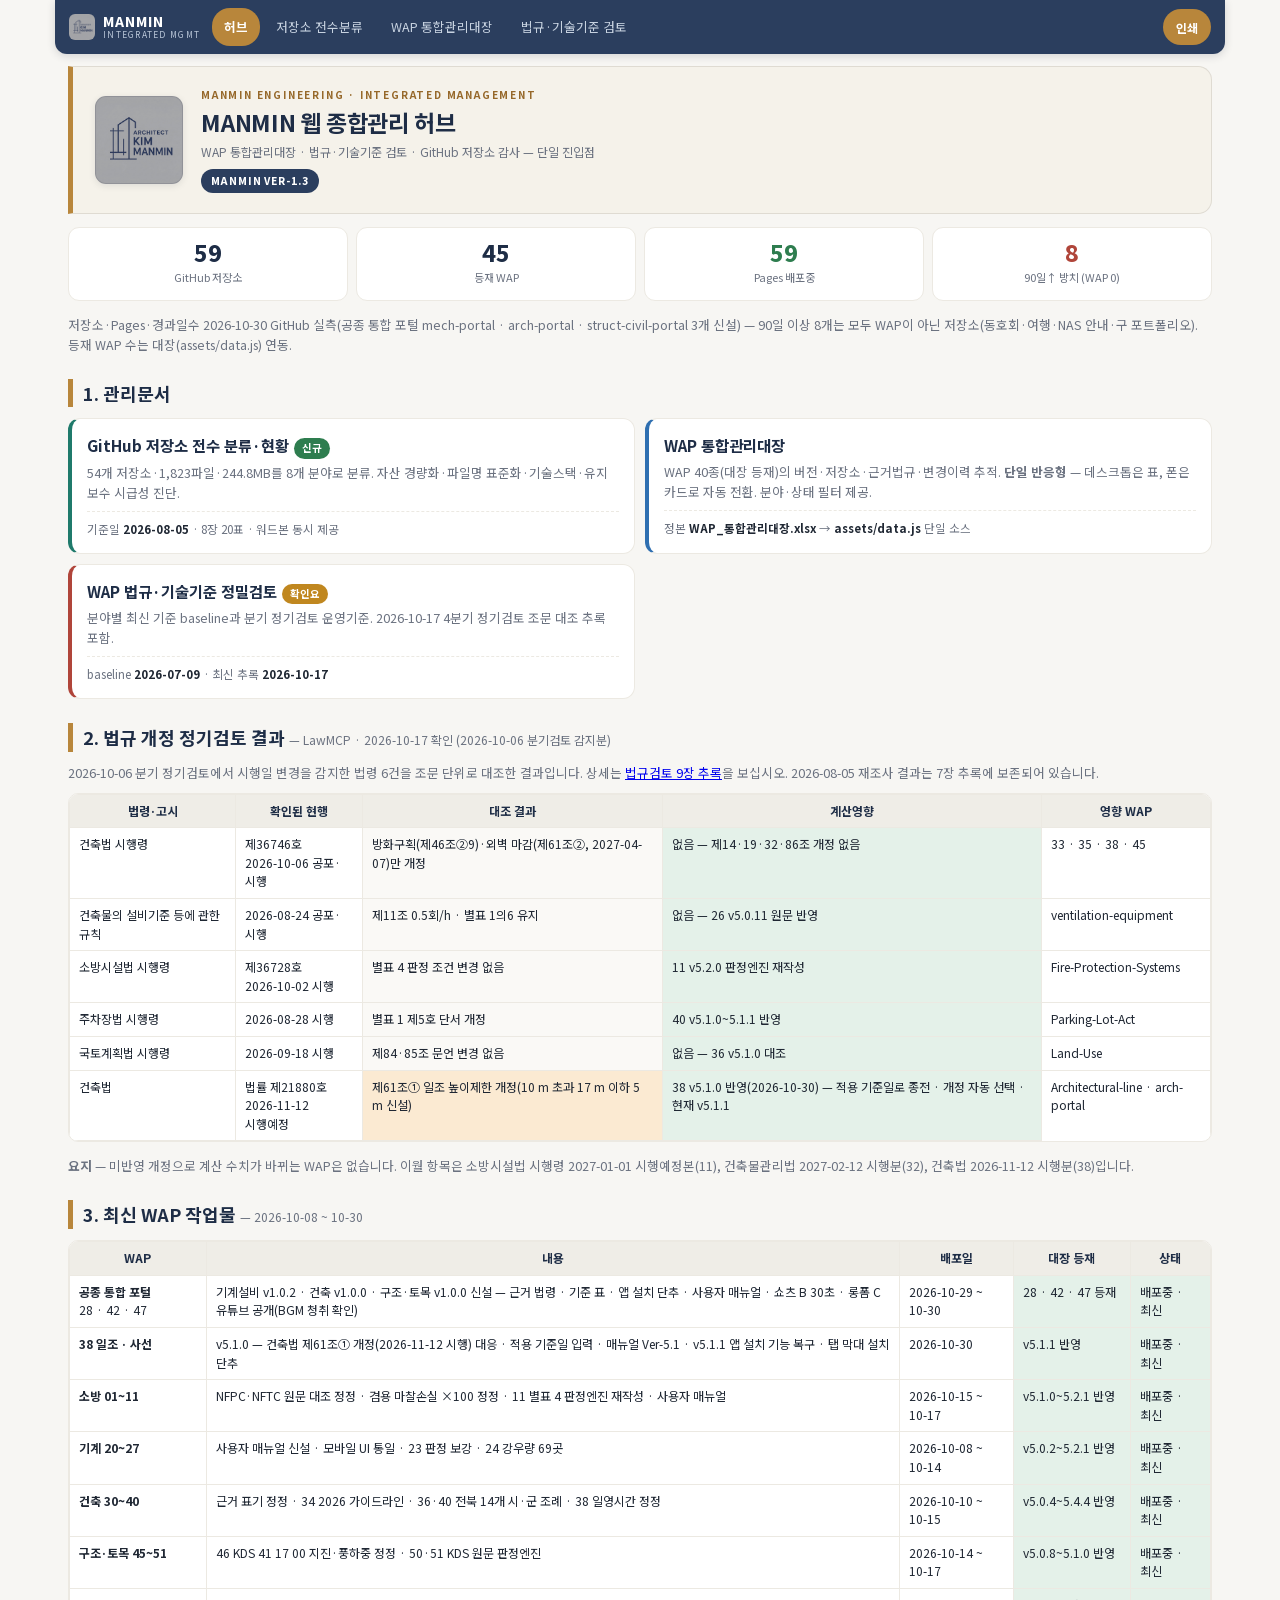
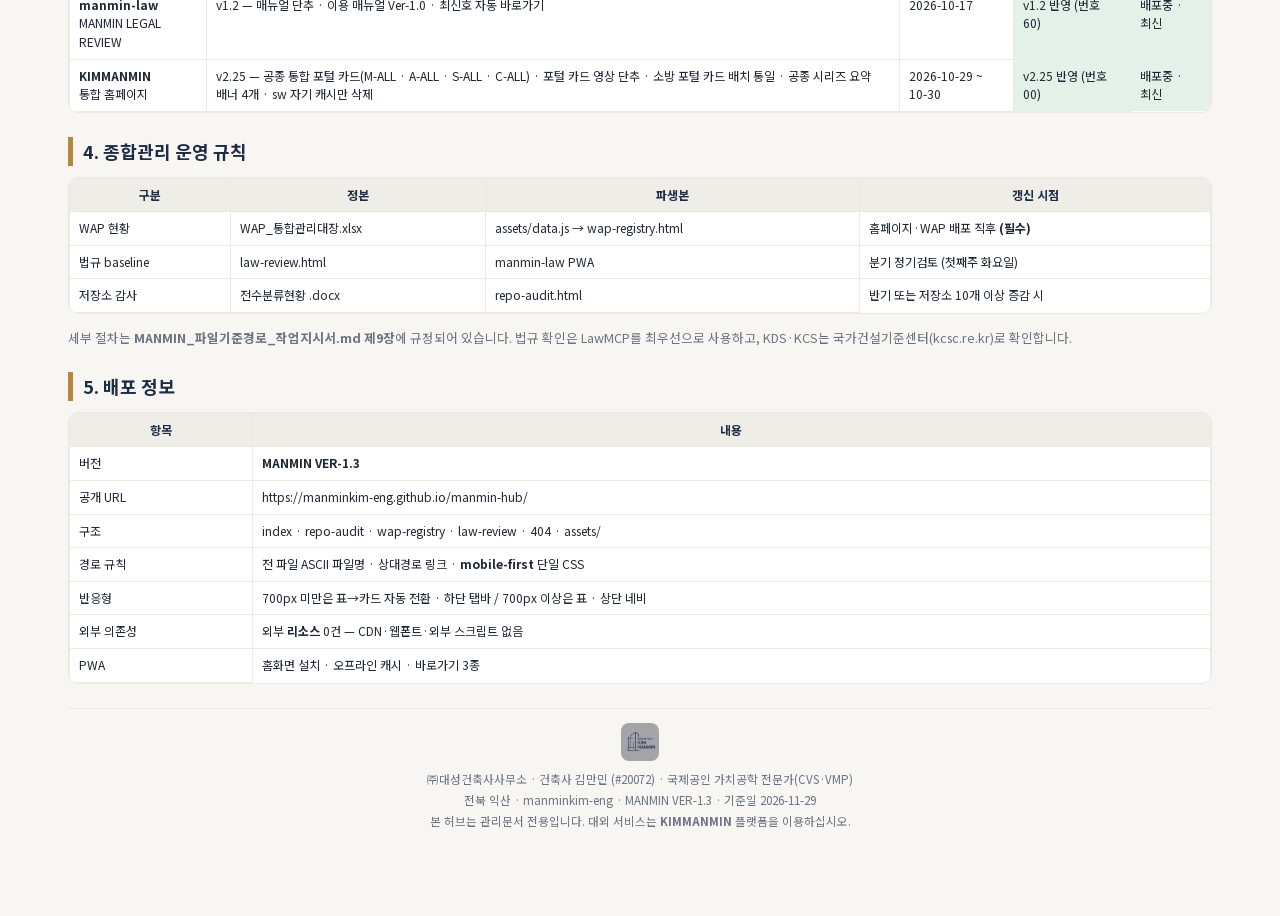
<file: index.html>
<!DOCTYPE html>
<html lang="ko">
<head>
<meta charset="UTF-8">
<meta name="viewport" content="width=device-width,initial-scale=1,viewport-fit=cover">
<meta name="theme-color" content="#2B3E5E">
<meta name="description" content="MANMIN 엔지니어링 WAP 통합관리대장·법규검토·GitHub 저장소 감사 종합관리 허브">
<meta name="format-detection" content="telephone=no">
<title>MANMIN 종합관리 허브 · MANMIN</title>
<!-- 링크 미리보기(네이버 · 카카오 · SNS) — 2026-10-30 전수 정비 -->
<link rel="canonical" href="https://manminkim-eng.github.io/manmin-hub/">
<meta property="og:type" content="website">
<meta property="og:site_name" content="MANMIN ENGINEERING">
<meta property="og:locale" content="ko_KR">
<meta property="og:title" content="MANMIN 종합관리 허브 · MANMIN">
<meta property="og:description" content="MANMIN 엔지니어링 WAP 통합관리대장·법규검토·GitHub 저장소 감사 종합관리 허브">
<meta property="og:url" content="https://manminkim-eng.github.io/manmin-hub/">
<meta property="og:image" content="https://manminkim-eng.github.io/manmin-hub/og-card.jpg">
<meta property="og:image:secure_url" content="https://manminkim-eng.github.io/manmin-hub/og-card.jpg">
<meta property="og:image:type" content="image/jpeg">
<meta property="og:image:width" content="1200">
<meta property="og:image:height" content="630">
<meta property="og:image:alt" content="MANMIN 종합관리 허브 · MANMIN">
<meta name="twitter:card" content="summary_large_image">
<meta name="twitter:title" content="MANMIN 종합관리 허브 · MANMIN">
<meta name="twitter:description" content="MANMIN 엔지니어링 WAP 통합관리대장·법규검토·GitHub 저장소 감사 종합관리 허브">
<meta name="twitter:image" content="https://manminkim-eng.github.io/manmin-hub/og-card.jpg">
<link rel="icon" href="assets/favicon.png">
<link rel="apple-touch-icon" href="assets/apple-touch-icon.png">
<link rel="manifest" href="manifest.json">
<meta name="mobile-web-app-capable" content="yes">
<meta name="apple-mobile-web-app-capable" content="yes">
<meta name="apple-mobile-web-app-status-bar-style" content="black-translucent">
<meta name="apple-mobile-web-app-title" content="MANMIN 허브">
<meta name="application-name" content="MANMIN 허브">

<link rel="stylesheet" href="assets/manmin.css">
<style>:root{--accent:#B8863B;--accent-d:#96682A;}</style>
<script src="assets/data.js"></script>
<script src="assets/manmin.js" defer></script>
</head>
<body data-mm="hub">
<div class="wrap">
<div class="mm-nav no-print">
 <a class="mm-brand" href="index.html">
   <img src="assets/manmin-logo.jpg" alt="MANMIN">
   <b>MANMIN<span>INTEGRATED MGMT</span></b>
 </a>
 <nav class="mm-links"><a href="index.html" data-k="hub">허브</a><a href="repo-audit.html" data-k="repo">저장소 전수분류</a><a href="wap-registry.html" data-k="reg">WAP 통합관리대장</a><a href="law-review.html" data-k="law">법규·기술기준 검토</a></nav>
 <div class="mm-actions">
  <button type="button" class="mm-install" id="mm-install" hidden>＋ 설치</button>
  <button type="button" class="mm-print" onclick="window.print()">인쇄</button>
 </div>
</div>

<header class="mm-head">
 <div class="mm-logo"><img src="assets/manmin-logo.jpg" alt="ARCHITECT KIM MANMIN"></div>
 <div class="txt">
  <p class="mm-kicker">MANMIN ENGINEERING · INTEGRATED MANAGEMENT</p>
  <h1>MANMIN 웹 종합관리 허브</h1>
  <p class="sub">WAP 통합관리대장 · 법규·기술기준 검토 · GitHub 저장소 감사 — 단일 진입점</p>
  <div class="mm-ver">MANMIN VER-1.3</div>
 </div>
</header>

<div class="stats">
  <div class="stat"><div class="n">59</div><div class="l">GitHub 저장소</div></div>
  <div class="stat"><div class="n" id="kpi-wap">37</div><div class="l">등재 WAP</div></div>
  <div class="stat g"><div class="n">59</div><div class="l">Pages 배포중</div></div>
  <div class="stat r"><div class="n">8</div><div class="l">90일↑ 방치 (WAP 0)</div></div>
</div>
<p class="sm" style="margin-top:6px">저장소·Pages·경과일수 2026-10-30 GitHub 실측(공종 통합 포털 mech-portal · arch-portal · struct-civil-portal 3개 신설) — 90일 이상 8개는 모두 WAP이 아닌 저장소(동호회·여행·NAS 안내·구 포트폴리오). 등재 WAP 수는 대장(assets/data.js) 연동.</p>

<h2>1. 관리문서</h2>
<div class="grid">
  <a class="card" href="repo-audit.html" style="border-left-color:#1F7A6B">
    <p class="t">GitHub 저장소 전수 분류·현황<span class="tag new">신규</span></p>
    <p class="d">54개 저장소·1,823파일·244.8MB를 8개 분야로 분류. 자산 경량화·파일명 표준화·기술스택·유지보수 시급성 진단.</p>
    <p class="m">기준일 <b>2026-08-05</b> · 8장 20표 · 워드본 동시 제공</p>
  </a>
  <a class="card" href="wap-registry.html" style="border-left-color:#2F6FB0">
    <p class="t">WAP 통합관리대장</p>
    <p class="d">WAP 40종(대장 등재)의 버전·저장소·근거법규·변경이력 추적. <b>단일 반응형</b> — 데스크톱은 표, 폰은 카드로 자동 전환. 분야·상태 필터 제공.</p>
    <p class="m">정본 <b>WAP_통합관리대장.xlsx</b> → <b>assets/data.js</b> 단일 소스</p>
  </a>
  <a class="card" href="law-review.html" style="border-left-color:#B0453A">
    <p class="t">WAP 법규·기술기준 정밀검토<span class="tag chk">확인요</span></p>
    <p class="d">분야별 최신 기준 baseline과 분기 정기검토 운영기준. 2026-10-17 4분기 정기검토 조문 대조 추록 포함.</p>
    <p class="m">baseline <b>2026-07-09</b> · 최신 추록 <b>2026-10-17</b></p>
  </a>
</div>

<h2>2. 법규 개정 정기검토 결과 <span style="font-size:12px;font-weight:400;color:var(--sub)">— LawMCP · 2026-10-17 확인 (2026-10-06 분기검토 감지분)</span></h2>
<p class="sm">2026-10-06 분기 정기검토에서 시행일 변경을 감지한 법령 6건을 조문 단위로 대조한 결과입니다. 상세는 <a href="law-review.html#addendum-20261017">법규검토 9장 추록</a>을 보십시오. 2026-08-05 재조사 결과는 7장 추록에 보존되어 있습니다.</p>
<div class="tw"><table>
<thead><tr><th>법령·고시</th><th>확인된 현행</th><th>대조 결과</th><th>계산영향</th><th>영향 WAP</th></tr></thead>
<tbody>
<tr><td>건축법 시행령</td><td>제36746호<br>2026-10-06 공포·시행</td><td class="alt">방화구획(제46조②9)·외벽 마감(제61조②, 2027-04-07)만 개정</td><td class="ok">없음 — 제14·19·32·86조 개정 없음</td><td>33 · 35 · 38 · 45</td></tr>
<tr><td>건축물의 설비기준 등에 관한 규칙</td><td>2026-08-24 공포·시행</td><td class="alt">제11조 0.5회/h · 별표 1의6 유지</td><td class="ok">없음 — 26 v5.0.11 원문 반영</td><td>ventilation-equipment</td></tr>
<tr><td>소방시설법 시행령</td><td>제36728호<br>2026-10-02 시행</td><td class="alt">별표 4 판정 조건 변경 없음</td><td class="ok">11 v5.2.0 판정엔진 재작성</td><td>Fire-Protection-Systems</td></tr>
<tr><td>주차장법 시행령</td><td>2026-08-28 시행</td><td class="alt">별표 1 제5호 단서 개정</td><td class="ok">40 v5.1.0~5.1.1 반영</td><td>Parking-Lot-Act</td></tr>
<tr><td>국토계획법 시행령</td><td>2026-09-18 시행</td><td class="alt">제84·85조 문언 변경 없음</td><td class="ok">없음 — 36 v5.1.0 대조</td><td>Land-Use</td></tr>
<tr><td>건축법</td><td>법률 제21880호<br>2026-11-12 시행예정</td><td class="warn">제61조① 일조 높이제한 개정(10 m 초과 17 m 이하 5 m 신설)</td><td class="ok">38 v5.1.0 반영(2026-10-30) — 적용 기준일로 종전 · 개정 자동 선택 · 현재 v5.1.1</td><td>Architectural-line · arch-portal</td></tr>
</tbody></table></div>
<p class="sm"><b>요지</b> — 미반영 개정으로 계산 수치가 바뀌는 WAP은 없습니다. 이월 항목은 소방시설법 시행령 2027-01-01 시행예정본(11), 건축물관리법 2027-02-12 시행분(32), 건축법 2026-11-12 시행분(38)입니다.</p>

<h2>3. 최신 WAP 작업물 <span style="font-size:12px;font-weight:400;color:var(--sub)">— 2026-10-08 ~ 10-30</span></h2>
<div class="tw"><table>
<thead><tr><th>WAP</th><th>내용</th><th>배포일</th><th>대장 등재</th><th>상태</th></tr></thead>
<tbody>
<tr><td><b>공종 통합 포털</b><br>28 · 42 · 47</td><td>기계설비 v1.0.2 · 건축 v1.0.0 · 구조·토목 v1.0.0 신설 — 근거 법령 · 기준 표 · 앱 설치 단추 · 사용자 매뉴얼 · 쇼츠 B 30초 · 롱폼 C 유튜브 공개(BGM 청취 확인)</td><td>2026-10-29 ~ 10-30</td><td class="ok">28 · 42 · 47 등재</td><td class="ok">배포중 · 최신</td></tr>
<tr><td><b>38 일조 · 사선</b></td><td>v5.1.0 — 건축법 제61조① 개정(2026-11-12 시행) 대응 · 적용 기준일 입력 · 매뉴얼 Ver-5.1 · v5.1.1 앱 설치 기능 복구 · 탭 막대 설치 단추</td><td>2026-10-30</td><td class="ok">v5.1.1 반영</td><td class="ok">배포중 · 최신</td></tr>
<tr><td><b>소방 01~11</b></td><td>NFPC·NFTC 원문 대조 정정 · 겸용 마찰손실 ×100 정정 · 11 별표 4 판정엔진 재작성 · 사용자 매뉴얼</td><td>2026-10-15 ~ 10-17</td><td class="ok">v5.1.0~5.2.1 반영</td><td class="ok">배포중 · 최신</td></tr>
<tr><td><b>기계 20~27</b></td><td>사용자 매뉴얼 신설 · 모바일 UI 통일 · 23 판정 보강 · 24 강우량 69곳</td><td>2026-10-08 ~ 10-14</td><td class="ok">v5.0.2~5.2.1 반영</td><td class="ok">배포중 · 최신</td></tr>
<tr><td><b>건축 30~40</b></td><td>근거 표기 정정 · 34 2026 가이드라인 · 36·40 전북 14개 시·군 조례 · 38 일영시간 정정</td><td>2026-10-10 ~ 10-15</td><td class="ok">v5.0.4~5.4.4 반영</td><td class="ok">배포중 · 최신</td></tr>
<tr><td><b>구조·토목 45~51</b></td><td>46 KDS 41 17 00 지진·풍하중 정정 · 50·51 KDS 원문 판정엔진</td><td>2026-10-14 ~ 10-17</td><td class="ok">v5.0.8~5.1.0 반영</td><td class="ok">배포중 · 최신</td></tr>
<tr><td><b>manmin-law</b><br>MANMIN LEGAL REVIEW</td><td>v1.2 — 매뉴얼 단추 · 이용 매뉴얼 Ver-1.0 · 최신호 자동 바로가기</td><td>2026-10-17</td><td class="ok">v1.2 반영 (번호 60)</td><td class="ok">배포중 · 최신</td></tr>
<tr><td><b>KIMMANMIN</b><br>통합 홈페이지</td><td>v2.25 — 공종 통합 포털 카드(M-ALL · A-ALL · S-ALL · C-ALL) · 포털 카드 영상 단추 · 소방 포털 카드 배치 통일 · 공종 시리즈 요약 배너 4개 · sw 자기 캐시만 삭제</td><td>2026-10-29 ~ 10-30</td><td class="ok">v2.25 반영 (번호 00)</td><td class="ok">배포중 · 최신</td></tr>
</tbody></table></div>

<h2>4. 종합관리 운영 규칙</h2>
<div class="tw"><table>
<thead><tr><th>구분</th><th>정본</th><th>파생본</th><th>갱신 시점</th></tr></thead>
<tbody>
<tr><td>WAP 현황</td><td>WAP_통합관리대장.xlsx</td><td>assets/data.js → wap-registry.html</td><td>홈페이지·WAP 배포 직후 <b>(필수)</b></td></tr>
<tr><td>법규 baseline</td><td>law-review.html</td><td>manmin-law PWA</td><td>분기 정기검토 (첫째주 화요일)</td></tr>
<tr><td>저장소 감사</td><td>전수분류현황 .docx</td><td>repo-audit.html</td><td>반기 또는 저장소 10개 이상 증감 시</td></tr>
</tbody></table></div>
<p class="sm">세부 절차는 <b>MANMIN_파일기준경로_작업지시서.md 제9장</b>에 규정되어 있습니다. 법규 확인은 LawMCP를 최우선으로 사용하고, KDS·KCS는 국가건설기준센터(kcsc.re.kr)로 확인합니다.</p>

<h2>5. 배포 정보</h2>
<div class="tw"><table>
<thead><tr><th>항목</th><th>내용</th></tr></thead>
<tbody>
<tr><td>버전</td><td><b>MANMIN VER-1.3</b></td></tr>
<tr><td>공개 URL</td><td>https://manminkim-eng.github.io/manmin-hub/</td></tr>
<tr><td>구조</td><td>index · repo-audit · wap-registry · law-review · 404 · assets/</td></tr>
<tr><td>경로 규칙</td><td>전 파일 ASCII 파일명 · 상대경로 링크 · <b>mobile-first</b> 단일 CSS</td></tr>
<tr><td>반응형</td><td>700px 미만은 표→카드 자동 전환 · 하단 탭바 / 700px 이상은 표 · 상단 네비</td></tr>
<tr><td>외부 의존성</td><td>외부 <b>리소스</b> 0건 — CDN·웹폰트·외부 스크립트 없음</td></tr>
<tr><td>PWA</td><td>홈화면 설치 · 오프라인 캐시 · 바로가기 3종</td></tr>
</tbody></table></div>

<footer>
 <span class="lg"><img src="assets/manmin-logo.jpg" alt="MANMIN"></span>
 ㈜대성건축사사무소 · 건축사 김만민 (#20072) · 국제공인 가치공학 전문가(CVS·VMP)<br>
 전북 익산 · manminkim-eng · MANMIN VER-1.3 · 기준일 <span data-asof>2026-10-17</span><br>본 허브는 관리문서 전용입니다. 대외 서비스는 <b>KIMMANMIN</b> 플랫폼을 이용하십시오.
</footer>
<script>(function(){var D=window.MANMIN_DATA;if(!D)return;document.querySelectorAll("[data-asof]").forEach(function(e){e.textContent=D.asof});var k=document.getElementById("kpi-wap");if(k&&D.waps)k.textContent=D.waps.length;})();</script>
</div>
<nav class="mm-tabs no-print"><a href="index.html" data-k="hub"><i>⌂</i>허브</a><a href="repo-audit.html" data-k="repo"><i>▤</i>저장소</a><a href="wap-registry.html" data-k="reg"><i>▦</i>WAP 대장</a><a href="law-review.html" data-k="law"><i>§</i>법규검토</a></nav>
<!-- 아이폰 · 아이패드 설치 안내(2026-10-30 전수 정비) — Safari에서 앱 미설치 상태일 때 세션 1회 · 인쇄 제외 -->
<style>#mm-ios-tip{position:fixed;left:12px;right:12px;bottom:calc(12px + env(safe-area-inset-bottom,0px));z-index:99999;display:none;align-items:center;gap:10px;padding:12px 14px;border-radius:14px;background:#0B1B2E;color:#F4F1EA;border:1px solid rgba(255,255,255,.18);box-shadow:0 8px 28px rgba(0,0,0,.35);font:600 13px/1.5 'Pretendard','Noto Sans KR',system-ui,sans-serif;max-width:560px;margin:0 auto}#mm-ios-tip b{color:#86efac}#mm-ios-tip button{flex:none;margin-left:auto;padding:7px 12px;border-radius:9px;border:1px solid rgba(255,255,255,.25);background:rgba(255,255,255,.08);color:#F4F1EA;font:inherit;cursor:pointer}@media print{#mm-ios-tip{display:none!important}}</style>
<div id="mm-ios-tip" role="dialog" aria-label="홈 화면에 앱 설치 안내"><span style="font-size:20px">📲</span><span>홈 화면에 앱으로 설치 — Safari <b>공유</b> 단추 → <b>홈 화면에 추가</b></span><button type="button" aria-label="설치 안내 닫기">닫기</button></div>
<script>(function(){try{var n=navigator,ios=/iphone|ipad|ipod/i.test(n.userAgent)||(n.platform==='MacIntel'&&n.maxTouchPoints>1),sa=(window.matchMedia&&matchMedia('(display-mode: standalone)').matches)||n.standalone===true;if(!ios||sa)return;try{if(sessionStorage.getItem('mm-ios-tip'))return}catch(e){}var t=document.getElementById('mm-ios-tip');if(!t)return;t.querySelector('button').addEventListener('click',function(){t.style.display='none';try{sessionStorage.setItem('mm-ios-tip','1')}catch(e){}});setTimeout(function(){t.style.display='flex'},2500)}catch(e){}})();</script>
<!-- MM-HEADER:BEGIN v1.1 -->
<style id="mm-header-local">@media (min-width:768px) and (min-height:600px){.mm-hdr.mm-hdr-c{padding-top:8px!important;padding-bottom:8px!important}.mm-hdr-c h1{margin:0!important}}</style>
<script id="mm-header-js" data-shell="header.mm-head" data-hide=".mm-logo,.mm-kicker,.sub,.mm-ver">
/* manmin-header.js v1.1 — MANMIN 공통 헤더 고정 원본 (2026-11-25, MIN 「추천안대로 진행해줘」 — 데스크톱 · 태블릿만 고정, 휴대폰은 고정 없이)
   v1.1 보강 — matchMedia 없는 브라우저는 고정하지 않음 · check.py 주입 누락 = 실패(Codex 지적, MIN 「1~3 모두 승인」)
   v1.0 (2026-11-25, MIN 「추천안대로 승인」) — 처음 판(모든 화면 고정)
   직접 고치지 말 것: 도구에는 inject.py 로만 넣고 check.py 로 확인한다(MM-PRINT · MM-PROJECT 와 같은 방식).
   동작
   - 고정 화면 조건(MQ, 아래 기본값: 폭 768px 이상 + 높이 600px 이상 = 태블릿 · 데스크톱)에서만 작동한다.
     휴대폰(세로 · 가로 모두)은 조건 밖 → 머리가 지금처럼 스크롤과 함께 올라가고, 도구별 css 도 적용되지 않는다(화면이 원래와 같음).
     화면을 돌리거나 창 크기가 바뀌어 조건이 바뀌면 그 자리에서 고정/해제가 바뀐다.
   - data-shell 로 찾은 머리 덩어리(머리 + 탭)를 position:sticky; top:0 으로 붙인다.
   - 내려서 머리 높이 차(Δ = 전체 − 접힘)만큼 지나면 .mm-hdr-c 를 붙여 data-hide 요소를 숨긴다(접힘).
     접힐 때 줄어든 Δ 만큼 margin-bottom 을 주어 문서 높이를 그대로 둔다 → 내용이 튀지 않고, 스크롤 고정(앵커링) 때문에 접힘/펼침이 되풀이되지 않는다.
   - 지금 보이는 머리 높이를 --mm-hdr-h 로 내보낸다(조건 밖이면 0) → html scroll-padding-top(앵커 · scrollIntoView 가림 방지)와 도구의 다른 sticky 패널이 쓴다.
   - 인쇄 · JPG 출력에는 영향 없음(@media print 에서 static, 머리는 원래 no-print).
   설정(script 태그 속성 · tools.json): data-shell(필수, CSS 선택자) · data-hide(접힐 때 숨길 요소, 없으면 접지 않고 붙이기만) · data-mq(고정 화면 조건, 없으면 MQ 기본값)
   도구별 접힘 여백 등은 tools.json "css" → 같은 구간 안 <style id="mm-header-local"> 로 들어가며, inject 가 같은 MQ 조건(@media)으로 감싼다. */
(function () {
  var MQ_DEFAULT = '(min-width:768px) and (min-height:600px)';
  var S = document.currentScript;
  var SEL = S.getAttribute('data-shell'), HIDE = S.getAttribute('data-hide') || '', MQ = S.getAttribute('data-mq') || MQ_DEFAULT;
  if (!SEL || !window.matchMedia) return;   /* matchMedia 모르는 옛 브라우저 → 스타일도 넣지 않고 지금처럼(휴대폰과 같게) */
  var st = document.createElement('style');
  st.id = 'mm-header-css';
  st.textContent =
    '@media ' + MQ + '{' +
      '.mm-hdr{position:-webkit-sticky;position:sticky;top:0;z-index:1100}' +
      'html{scroll-padding-top:calc(var(--mm-hdr-h,0px) + 8px)}' +
      (HIDE ? '.mm-hdr.mm-hdr-c :is(' + HIDE + '){display:none!important}' : '') +
    '}' +
    '@media print{.mm-hdr{position:static!important;margin-bottom:0!important}html{scroll-padding-top:0!important}}';
  document.head.appendChild(st);
  var mql = window.matchMedia(MQ);
  function active() { return mql.matches; }
  var el = null, full = 0, comp = 0, on = false, raf = 0, lastW = 0;
  function setVar() {
    document.documentElement.style.setProperty('--mm-hdr-h', active() ? (on ? comp : full) + 'px' : '0px');
  }
  function apply(want) {
    on = want;
    el.classList.toggle('mm-hdr-c', on);
    el.style.marginBottom = on ? (full - comp) + 'px' : '';
    setVar();
  }
  function measure() {
    var was = on;
    el.classList.remove('mm-hdr-c'); el.style.marginBottom = '';
    if (!active()) { on = false; full = comp = 0; setVar(); return; }   /* 휴대폰: 고정 · 접힘 없음 */
    full = el.offsetHeight;
    if (HIDE) { el.classList.add('mm-hdr-c'); comp = el.offsetHeight; el.classList.remove('mm-hdr-c'); } else comp = full;
    on = false; apply(was && full - comp > 4); update();
  }
  function update() {
    raf = 0;
    if (!el || !active()) return;
    var d = full - comp, want = d > 4 && (window.pageYOffset || document.documentElement.scrollTop) > d;
    if (want !== on) apply(want);
  }
  function onScroll() { if (!raf) raf = requestAnimationFrame(update); }
  function onResize() {
    var w = window.innerWidth;
    if (w === lastW) return;          /* 아이폰 주소창 높이 변화(폭 그대로)는 무시 — 높이 조건이 바뀌면 아래 mql 변화로 처리 */
    lastW = w; measure();
  }
  function init() {
    try { el = document.querySelector(SEL); } catch (e) { el = null; return true; }   /* :has() 모르는 옛 브라우저 → 고정 없이 지금처럼 */
    if (!el) return false;
    el.classList.add('mm-hdr');
    lastW = window.innerWidth; measure();
    window.addEventListener('scroll', onScroll, { passive: true });
    window.addEventListener('resize', onResize);
    if (mql.addEventListener) mql.addEventListener('change', measure); else if (mql.addListener) mql.addListener(measure);   /* 화면 돌림 · 창 크기로 조건이 바뀔 때 */
    if (document.fonts && document.fonts.ready) document.fonts.ready.then(measure);   /* 글꼴 늦게 오면 높이 다시 */
    window.addEventListener('load', measure);
    return true;
  }
  if (!init()) {                        /* React 도구: 머리가 늦게 그려지면 나타날 때까지 기다림 */
    var mo = new MutationObserver(function () { if (init()) mo.disconnect(); });
    mo.observe(document.documentElement, { childList: true, subtree: true });
    setTimeout(function () { mo.disconnect(); }, 15000);
  }
  window.mmHeaderRemeasure = function () { if (el) measure(); };
})();
</script>
<!-- MM-HEADER:END -->
</body>
</html>
</file>
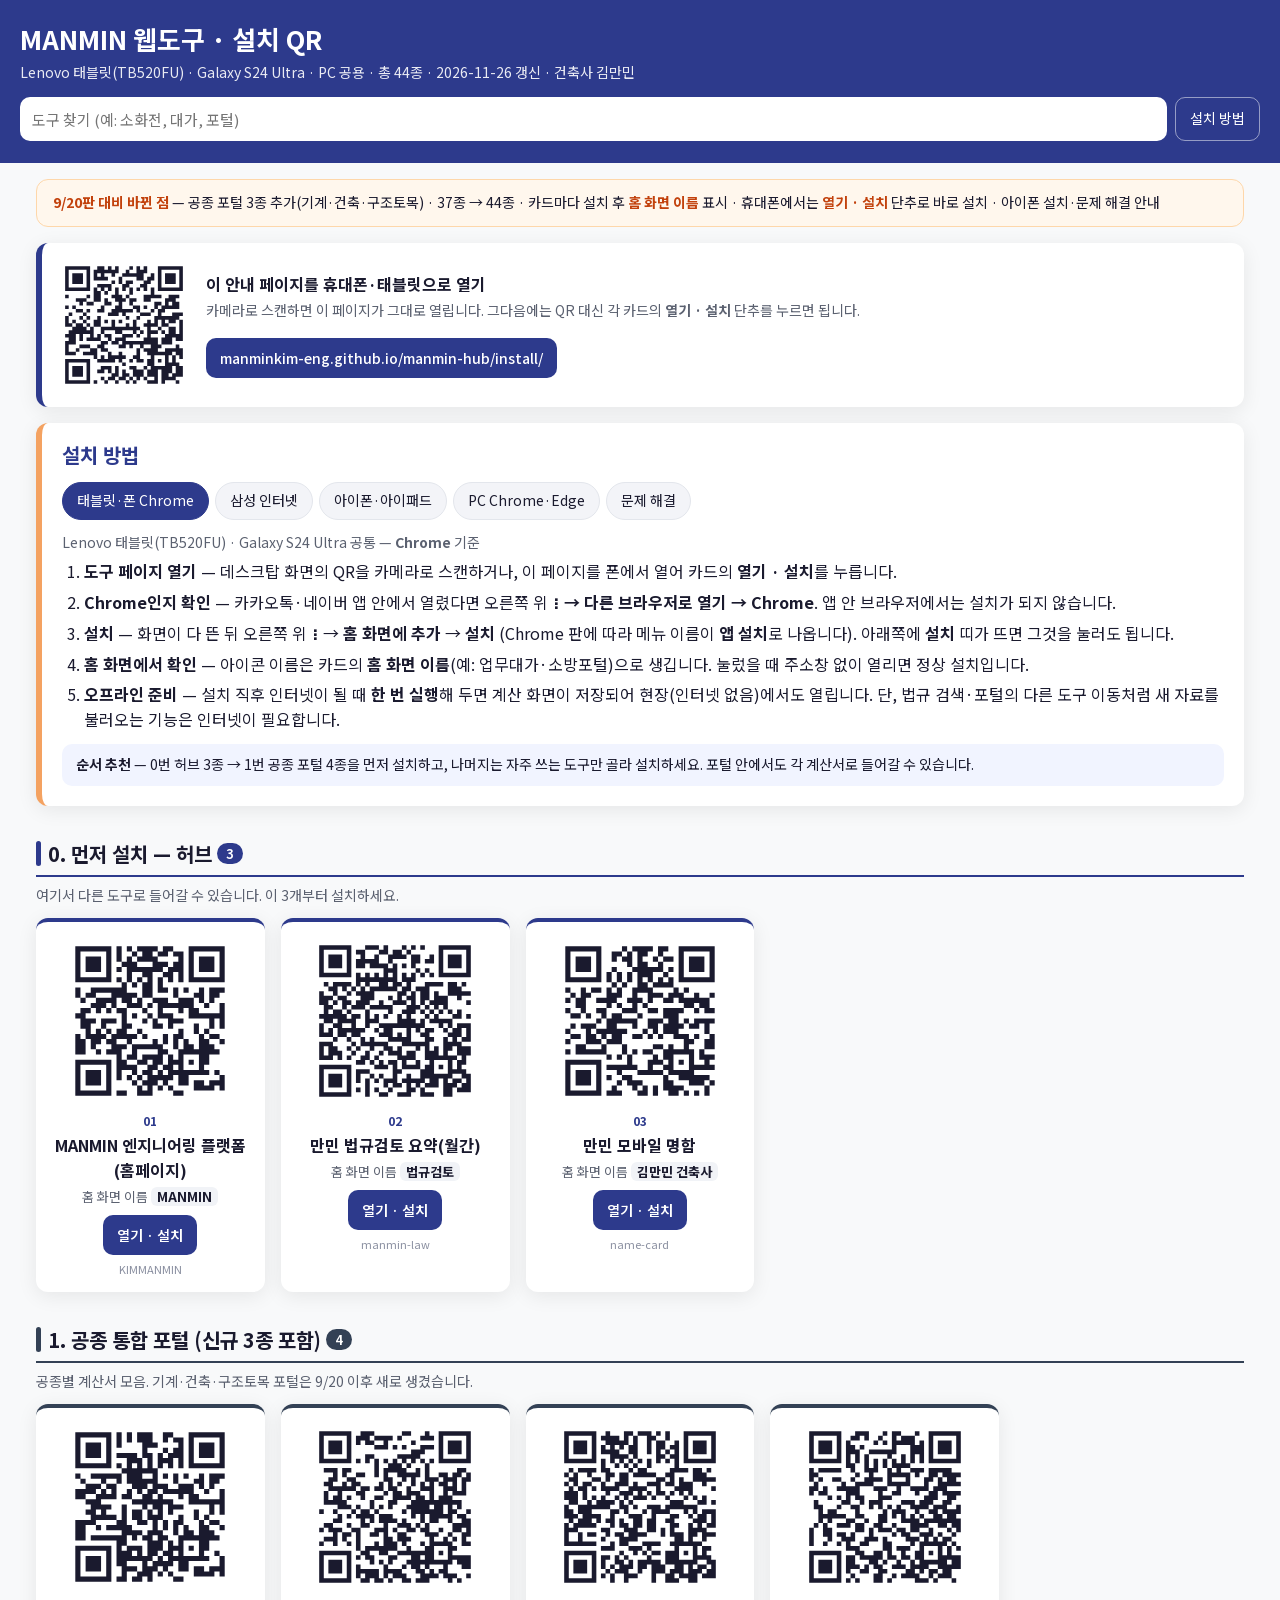
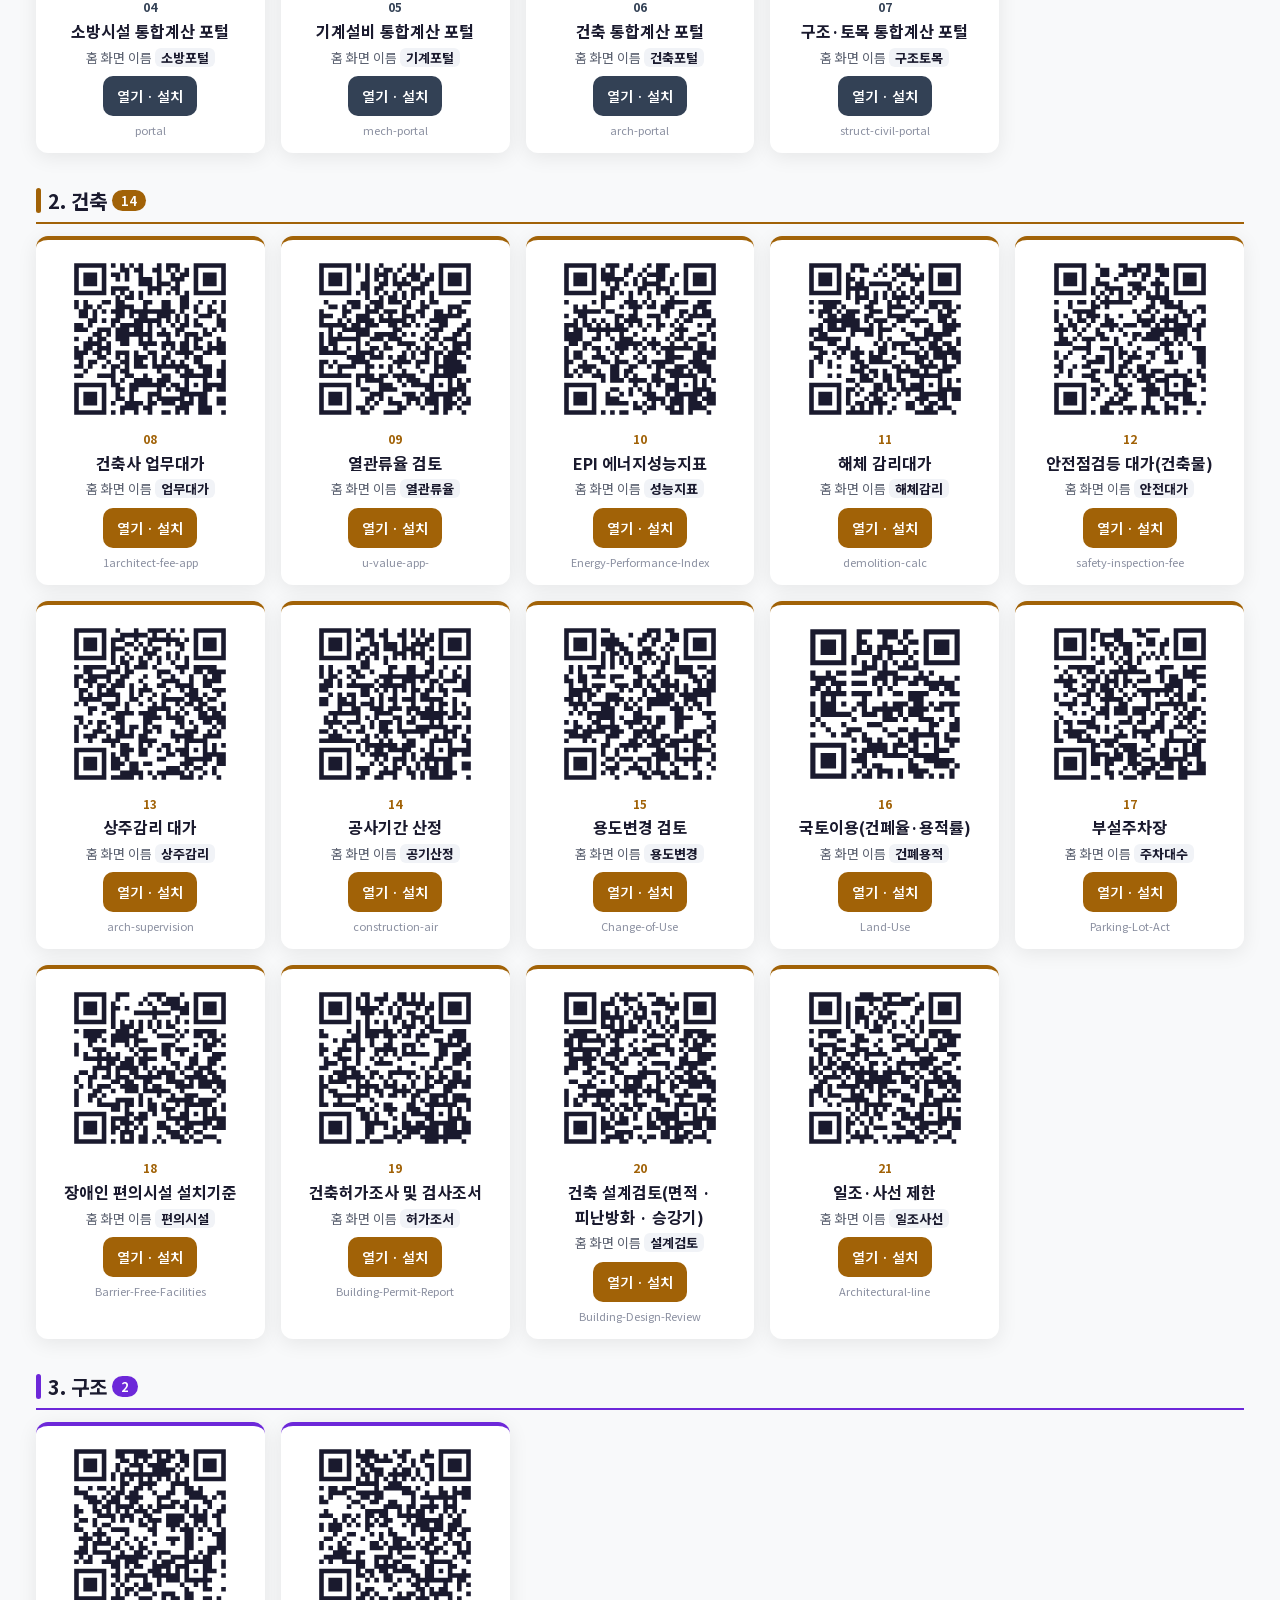
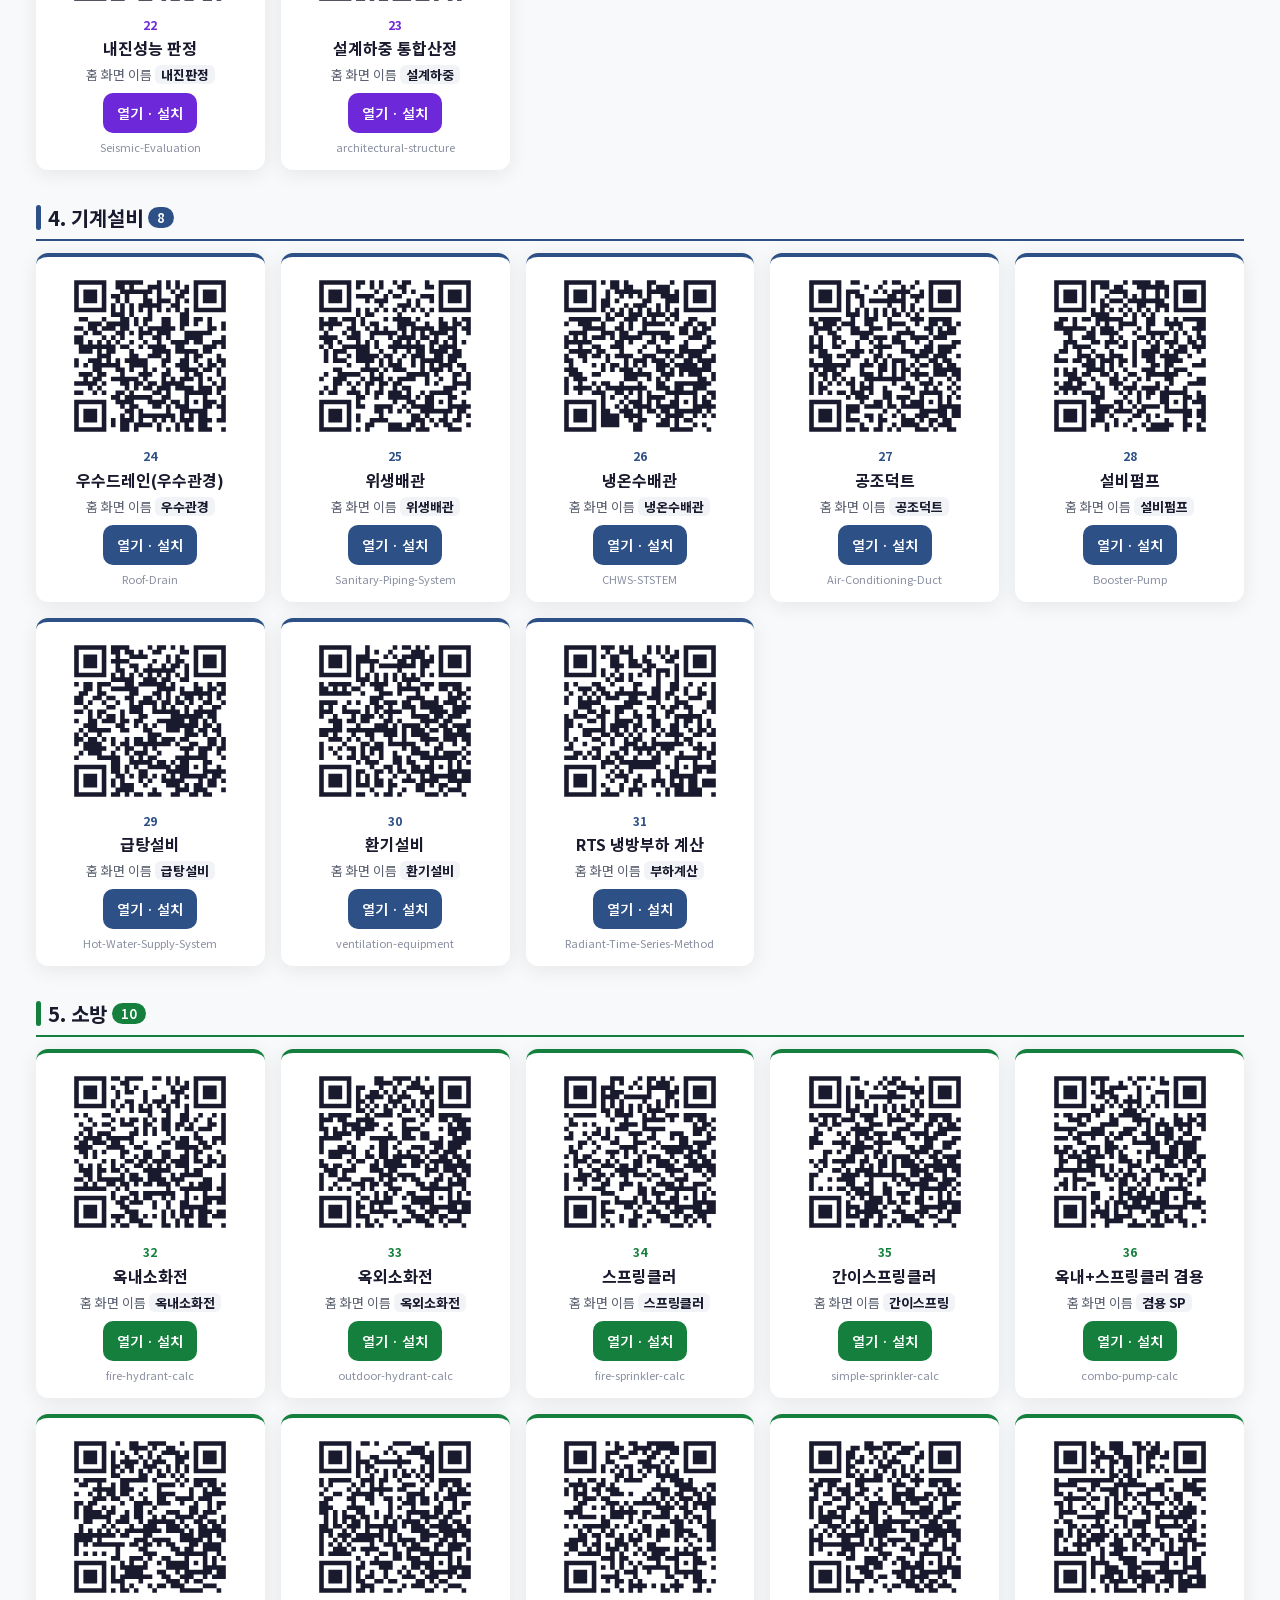
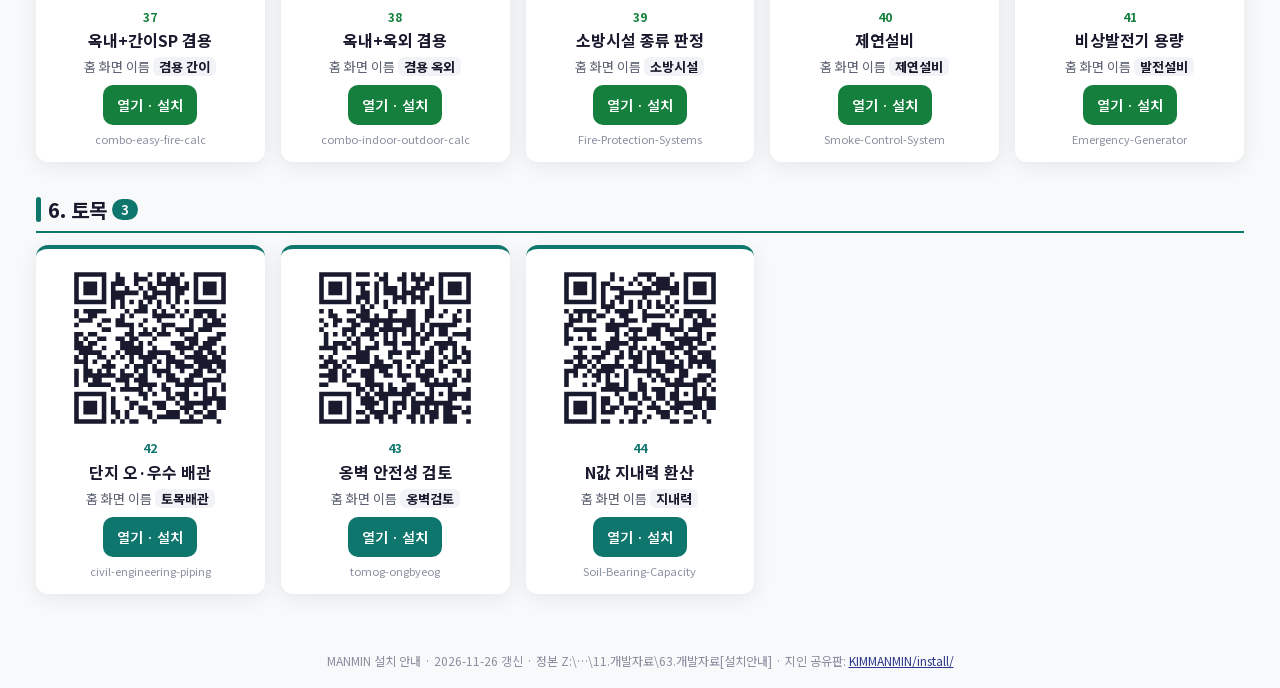
<file: install/index.html>
<!DOCTYPE html><html lang="ko"><head><meta charset="utf-8"><meta name="viewport" content="width=device-width,initial-scale=1">
<title>MANMIN 설치 QR</title>
<meta name="description" content="MANMIN 웹도구 44종 태블릿·휴대폰·PC 설치 안내">
<meta name="theme-color" content="#2D3A8C">
<style>
@font-face{font-family:"Noto Sans KR";src:url("../assets/fonts/NotoSansKR-var.woff2") format("woff2");font-weight:100 900;font-display:swap}
:root{--navy:#2D3A8C;--acc:#F4A261;--ink:#1A1A2E;--mut:#5b6170;--bg:#F8F9FA;--card:#fff;--line:#e3e6ec}
*{box-sizing:border-box}
html{-webkit-text-size-adjust:100%}
body{margin:0;background:var(--bg);color:var(--ink);font-family:"Noto Sans KR","Malgun Gothic","Apple SD Gothic Neo",sans-serif;font-size:16px;line-height:1.55}
header{background:var(--navy);color:#fff;padding:22px 16px}
.hin{max-width:1240px;margin:0 auto}
h1{margin:0 0 6px;font-size:26px;line-height:1.3}
header p{margin:0;opacity:.9;font-size:14px}
.bar{display:flex;flex-wrap:wrap;gap:8px;margin-top:14px}
.bar input{flex:1 1 220px;min-width:0;padding:10px 12px;border-radius:10px;border:0;font:inherit;font-size:15px}
.bar button,.bar a{padding:10px 14px;border-radius:10px;border:1px solid rgba(255,255,255,.5);background:transparent;color:#fff;font:inherit;font-size:14px;cursor:pointer;text-decoration:none;white-space:nowrap}
.bar button[aria-pressed=true]{background:#fff;color:var(--navy)}
#qrbtn{display:none}
main{max-width:1240px;margin:0 auto;padding:16px}
.new{background:#fff7ed;border:1px solid #fed7aa;border-radius:12px;padding:12px 16px;font-size:14px;margin-bottom:16px}
.new b{color:#c2410c}
.self{display:flex;gap:16px;align-items:center;background:#fff;border-radius:12px;padding:16px;box-shadow:0 4px 20px rgba(0,0,0,.08);margin-bottom:16px;border-left:6px solid var(--navy)}
.self .qr{flex:0 0 132px}.self p{margin:4px 0 8px;font-size:14px;color:var(--mut)}
.guide{background:#fff;border-left:6px solid var(--acc);border-radius:12px;padding:16px 20px 20px;box-shadow:0 4px 20px rgba(0,0,0,.08)}
.gh{margin:0 0 12px;font-size:20px;color:var(--navy)}
.tabs{display:flex;flex-wrap:wrap;gap:6px;margin-bottom:12px}
.tab{border:1px solid var(--line);background:#f3f4f8;border-radius:999px;padding:7px 14px;font:inherit;font-size:14px;cursor:pointer;color:var(--ink)}
.tab.on{background:var(--navy);border-color:var(--navy);color:#fff}
.pane{display:none}.pane.on{display:block}
.dev{margin:0 0 6px;font-size:14px;color:var(--mut)}
.steps{margin:0;padding-left:22px}.steps li{margin:6px 0}
.tip{margin-top:12px;background:#f1f4ff;border-radius:10px;padding:10px 14px;font-size:14px}
.faq{margin:0}.faq dt{font-weight:700;margin-top:12px;color:var(--navy)}.faq dt:first-child{margin-top:0}.faq dd{margin:4px 0 0}
.grp h2{color:var(--ink);border-bottom:2px solid var(--c);padding:0 0 6px 12px;margin:32px 0 12px;font-size:20px;position:relative}
.grp h2::before{content:"";position:absolute;left:0;top:3px;bottom:9px;width:5px;border-radius:3px;background:var(--c)}
.cnt{font-size:13px;font-weight:600;color:#fff;background:var(--c);border-radius:999px;padding:1px 9px;vertical-align:3px}
.gdesc{margin:-4px 0 12px;font-size:14px;color:var(--mut)}
.grid{display:grid;grid-template-columns:repeat(auto-fill,minmax(200px,1fr));gap:16px}
.card{background:var(--card);border-radius:12px;padding:14px;box-shadow:0 4px 20px rgba(0,0,0,.08);text-align:center;break-inside:avoid;border-top:4px solid var(--c);display:flex;flex-direction:column;align-items:center}
.qr svg{display:block;width:100%;max-width:170px;height:auto;margin:0 auto}
.info{width:100%}
.no{font-size:12px;color:var(--c);font-weight:700;margin-top:6px}
.nm{font-weight:700;margin:2px 0 4px;word-break:keep-all}
.sn{font-size:13px;color:var(--mut)}.sn b{color:var(--ink);background:#f1f3f7;border-radius:6px;padding:0 6px}
.open{display:inline-block;margin-top:8px;padding:8px 14px;min-height:40px;border-radius:10px;background:var(--c,var(--navy));color:#fff;text-decoration:none;font-size:14px;font-weight:600;line-height:24px}
.self .open{background:var(--navy);word-break:break-all;font-weight:500}
.url{font-size:11px;color:#8a8fa0;margin-top:6px;word-break:break-all}
.empty{display:none;text-align:center;color:var(--mut);padding:24px}
footer{max-width:1240px;margin:24px auto 0;padding:16px;font-size:12px;color:#8a8fa0;text-align:center;line-height:1.8}
footer a{color:var(--navy)}
/* 휴대폰: QR 숨기고 목록형, 'QR 보기'로 다시 표시 */
@media (max-width:600px){
 h1{font-size:21px}
 main{padding:12px}
 #qrbtn{display:inline-block}
 .self{display:none}
 body.showqr .self{display:flex;flex-direction:column;text-align:center}
 .guide{padding:14px 14px 16px}
 .grid{grid-template-columns:1fr;gap:10px}
 .card{flex-direction:row;text-align:left;padding:10px 12px;border-top:0;border-left:5px solid var(--c);gap:12px;align-items:center}
 .card .qr{display:none;flex:0 0 96px}
 body.showqr .card .qr{display:block}
 .info{display:grid;grid-template-columns:1fr auto;column-gap:10px;align-items:center}
 .no{grid-column:1;margin:0}.nm{grid-column:1;margin:0}.sn{grid-column:1}
 .open{grid-column:2;grid-row:1/4;margin:0;white-space:nowrap}
 .url{display:none}
}
@media print{
 header,.cnt,.open,.grp h2::before{-webkit-print-color-adjust:exact;print-color-adjust:exact}
 .bar,.tabs,.self .open{display:none}.pane{display:block!important}
 .card{box-shadow:none;border:1px solid #ddd}
}
</style></head><body>
<header><div class="hin"><h1>MANMIN 웹도구 · 설치 QR</h1>
<p>Lenovo 태블릿(TB520FU) · Galaxy S24 Ultra · PC 공용 · 총 44종 · 2026-11-26 갱신 · 건축사 김만민</p>
<div class="bar"><input id="q" type="search" placeholder="도구 찾기 (예: 소화전, 대가, 포털)" aria-label="도구 찾기">
<button id="qrbtn" type="button" aria-pressed="false">QR 보기</button><a href="#guide">설치 방법</a></div></div></header>
<main>
<div class="new"><b>9/20판 대비 바뀐 점</b> — 공종 포털 3종 추가(기계·건축·구조토목) · 37종 → 44종 · 카드마다 설치 후 <b>홈 화면 이름</b> 표시 · 휴대폰에서는 <b>열기 · 설치</b> 단추로 바로 설치 · 아이폰 설치·문제 해결 안내</div>
<div class="self"><div class="qr"><svg viewBox="0 0 148 148" class="segno"><g transform="scale(4)"><path fill="#fff" d="M0 0h37v37h-37z"/><path class="qrline" stroke="#1a1a2e" d="M2 2.5h7m2 0h2m1 0h1m1 0h1m3 0h1m1 0h1m1 0h1m3 0h7m-33 1h1m5 0h1m1 0h7m2 0h1m2 0h3m3 0h1m5 0h1m-33 1h1m1 0h3m1 0h1m1 0h1m1 0h1m2 0h1m2 0h6m2 0h1m1 0h1m1 0h3m1 0h1m-33 1h1m1 0h3m1 0h1m1 0h4m3 0h1m4 0h2m1 0h2m1 0h1m1 0h3m1 0h1m-33 1h1m1 0h3m1 0h1m6 0h1m1 0h1m1 0h2m3 0h2m2 0h1m1 0h3m1 0h1m-33 1h1m5 0h1m2 0h4m3 0h2m3 0h2m3 0h1m5 0h1m-33 1h7m1 0h1m1 0h1m1 0h1m1 0h1m1 0h1m1 0h1m1 0h1m1 0h1m1 0h1m1 0h7m-25 1h2m1 0h1m2 0h1m3 0h1m5 0h1m-25 1h1m5 0h1m1 0h2m3 0h3m1 0h1m4 0h5m2 0h3m-29 1h3m2 0h2m1 0h1m2 0h3m1 0h2m2 0h2m4 0h3m-27 1h1m1 0h2m3 0h2m2 0h1m2 0h1m6 0h2m1 0h1m1 0h2m-32 1h1m1 0h1m7 0h1m3 0h2m3 0h2m1 0h1m2 0h1m1 0h5m-29 1h2m1 0h1m2 0h2m2 0h6m1 0h1m3 0h1m1 0h2m-27 1h1m3 0h1m6 0h3m1 0h1m4 0h3m2 0h1m3 0h3m-33 1h1m3 0h1m1 0h1m2 0h1m7 0h1m2 0h1m4 0h7m-32 1h1m1 0h1m2 0h1m2 0h2m1 0h1m1 0h1m1 0h1m3 0h1m3 0h1m1 0h1m1 0h1m1 0h2m1 0h1m-33 1h2m1 0h2m1 0h1m1 0h2m3 0h1m3 0h1m1 0h1m2 0h4m1 0h2m3 0h1m-31 1h4m1 0h1m2 0h11m2 0h1m2 0h1m2 0h2m1 0h1m-32 1h7m2 0h1m3 0h2m3 0h1m1 0h1m1 0h3m1 0h1m1 0h2m1 0h1m-33 1h3m1 0h1m2 0h1m1 0h1m1 0h2m3 0h3m1 0h1m2 0h1m4 0h5m-32 1h2m1 0h1m1 0h4m2 0h1m1 0h3m5 0h4m1 0h3m1 0h2m-33 1h3m7 0h2m1 0h2m1 0h10m1 0h3m-30 1h1m3 0h3m2 0h2m4 0h2m1 0h1m2 0h1m2 0h3m4 0h1m-32 1h1m2 0h1m3 0h2m1 0h2m8 0h1m1 0h4m2 0h5m-33 1h3m2 0h4m3 0h1m2 0h1m4 0h1m2 0h7m1 0h2m-25 1h1m1 0h1m1 0h5m2 0h2m3 0h1m3 0h1m1 0h1m1 0h1m-33 1h7m2 0h5m1 0h1m2 0h1m1 0h2m1 0h2m1 0h1m1 0h1m1 0h1m-31 1h1m5 0h1m9 0h1m6 0h2m3 0h4m-32 1h1m1 0h3m1 0h1m3 0h3m1 0h1m3 0h2m2 0h1m1 0h6m1 0h2m-33 1h1m1 0h3m1 0h1m2 0h2m1 0h1m1 0h1m1 0h1m2 0h3m1 0h3m1 0h3m1 0h2m-33 1h1m1 0h3m1 0h1m6 0h2m1 0h2m1 0h3m1 0h3m1 0h2m1 0h3m-33 1h1m5 0h1m3 0h1m1 0h2m1 0h2m1 0h1m1 0h1m1 0h1m2 0h1m1 0h4m-31 1h7m1 0h1m2 0h1m2 0h1m2 0h1m1 0h1m3 0h3m1 0h1m3 0h1"/></g></svg></div><div>
<b>이 안내 페이지를 휴대폰·태블릿으로 열기</b>
<p>카메라로 스캔하면 이 페이지가 그대로 열립니다. 그다음에는 QR 대신 각 카드의 <b>열기 · 설치</b> 단추를 누르면 됩니다.</p>
<a class="open" href="https://manminkim-eng.github.io/manmin-hub/install/" target="_blank" rel="noopener">manminkim-eng.github.io/manmin-hub/install/</a></div></div>

<section class="guide" id="guide">
<h2 class="gh">설치 방법</h2>
<div class="tabs" role="tablist">
 <button class="tab on" data-t="t1" role="tab">태블릿·폰 Chrome</button>
 <button class="tab" data-t="t2" role="tab">삼성 인터넷</button>
 <button class="tab" data-t="t5" role="tab">아이폰·아이패드</button>
 <button class="tab" data-t="t3" role="tab">PC Chrome·Edge</button>
 <button class="tab" data-t="t4" role="tab">문제 해결</button>
</div>
<div class="pane on" id="t1">
 <p class="dev">Lenovo 태블릿(TB520FU) · Galaxy S24 Ultra 공통 — <b>Chrome</b> 기준</p>
 <ol class="steps">
  <li><b>도구 페이지 열기</b> — 데스크탑 화면의 QR을 카메라로 스캔하거나, 이 페이지를 폰에서 열어 카드의 <b>열기 · 설치</b>를 누릅니다.</li>
  <li><b>Chrome인지 확인</b> — 카카오톡·네이버 앱 안에서 열렸다면 오른쪽 위 <b>⋮ → 다른 브라우저로 열기 → Chrome</b>. 앱 안 브라우저에서는 설치가 되지 않습니다.</li>
  <li><b>설치</b> — 화면이 다 뜬 뒤 오른쪽 위 <b>⋮</b> → <b>홈 화면에 추가</b> → <b>설치</b> (Chrome 판에 따라 메뉴 이름이 <b>앱 설치</b>로 나옵니다). 아래쪽에 <b>설치</b> 띠가 뜨면 그것을 눌러도 됩니다.</li>
  <li><b>홈 화면에서 확인</b> — 아이콘 이름은 카드의 <b>홈 화면 이름</b>(예: 업무대가·소방포털)으로 생깁니다. 눌렀을 때 주소창 없이 열리면 정상 설치입니다.</li>
  <li><b>오프라인 준비</b> — 설치 직후 인터넷이 될 때 <b>한 번 실행</b>해 두면 계산 화면이 저장되어 현장(인터넷 없음)에서도 열립니다. 단, 법규 검색·포털의 다른 도구 이동처럼 새 자료를 불러오는 기능은 인터넷이 필요합니다.</li>
 </ol>
 <div class="tip"><b>순서 추천</b> — 0번 허브 3종 → 1번 공종 포털 4종을 먼저 설치하고, 나머지는 자주 쓰는 도구만 골라 설치하세요. 포털 안에서도 각 계산서로 들어갈 수 있습니다.</div>
</div>
<div class="pane" id="t2">
 <ol class="steps">
  <li>삼성 인터넷으로 도구 페이지를 엽니다.</li>
  <li>주소창 오른쪽에 <b>설치 아이콘(⬇ 또는 앱 모양)</b>이 보이면 누르고 <b>설치</b>.</li>
  <li>아이콘이 없으면 아래쪽 <b>≡ 메뉴 → + 현재 페이지 추가 → 홈 화면</b>.</li>
 </ol>
 <div class="tip">삼성 인터넷에서 설치하면 그 앱은 삼성 인터넷으로 열립니다. 기기마다 한 브라우저(Chrome 권장)로 통일하면 관리가 쉽습니다.</div>
</div>
<div class="pane" id="t5">
 <ol class="steps">
  <li><b>Safari</b>로 도구 페이지를 엽니다(카톡에서 열렸다면 오른쪽 아래 <b>공유 → Safari로 열기</b>).</li>
  <li>아래쪽 <b>공유 단추(□↑)</b> → <b>홈 화면에 추가</b> → 오른쪽 위 <b>추가</b>.</li>
  <li>홈 화면 아이콘으로 열면 주소창 없이 앱처럼 열립니다.</li>
 </ol>
 <div class="tip">아이폰은 몇 주 동안 열지 않은 앱의 저장 자료를 비울 수 있습니다. 현장에 가기 전 인터넷이 될 때 한 번 열어 두세요.</div>
</div>
<div class="pane" id="t3">
 <ol class="steps">
  <li>Chrome 또는 Edge로 도구 페이지를 엽니다(카드의 <b>열기 · 설치</b>).</li>
  <li>주소창 오른쪽 끝의 <b>설치 아이콘(모니터+⬇)</b> → <b>설치</b>. 또는 <b>⋮ → 전송, 공유 및 저장 → 페이지를 앱으로 설치</b>(Edge: <b>… → 앱 → 이 사이트를 앱으로 설치</b>).</li>
  <li>바탕화면·시작 메뉴에 <b>MANMIN 업무대가</b>처럼 <b>MANMIN + 홈 화면 이름</b>으로 생깁니다.</li>
 </ol>
</div>
<div class="pane" id="t4">
 <dl class="faq">
  <dt>설치 메뉴가 안 보여요</dt><dd>① 카카오톡·네이버 앱 안 브라우저인지 확인 → Chrome으로 열기 ② 시크릿 탭이면 일반 탭으로 ③ Play 스토어에서 Chrome 업데이트 ④ 화면이 다 뜬 뒤(5초쯤) 다시 ⋮ 메뉴 확인.</dd>
  <dt>아이콘을 누르면 주소창이 있는 창으로 열려요</dt><dd>"앱"이 아니라 "바로가기"로 만들어진 경우입니다. 아이콘을 길게 눌러 제거한 뒤, 홈 화면에 추가 대화상자에서 <b>설치</b>를 골라 다시 만드세요.</dd>
  <dt>고친 내용이 반영 안 되고 옛 화면이 나와요</dt><dd>인터넷이 될 때 앱을 열고 → 완전히 닫았다가(최근 앱에서 밀어 닫기) → 다시 엽니다. 저장된 화면이 새것으로 바뀌는 데 한 번 더 걸릴 수 있습니다.</dd>
  <dt>사이트 데이터 삭제는 조심</dt><dd>44개 도구가 모두 같은 주소(manminkim-eng.github.io)를 써서, Chrome 설정에서 이 사이트의 저장 데이터를 지우면 <b>모든 도구의 입력값·오프라인 저장이 함께 지워집니다.</b> 위 방법으로 안 될 때만 쓰세요.</dd>
  <dt>QR이 잘 안 읽혀요</dt><dd>모니터 밝기를 올리고 20~30cm 거리에서 QR 하나만 화면에 들어오게 찍습니다. 기본 카메라에서 안 되면 Google 렌즈(Chrome 주소창의 카메라 아이콘)를 쓰세요.</dd>
  <dt>폰에서 QR은 어떻게 쓰나요</dt><dd>폰 화면의 QR은 폰이 직접 찍을 수 없습니다. 폰에서는 <b>열기 · 설치</b> 단추를 쓰고, 위쪽 <b>QR 보기</b>를 켜면 폰 화면을 태블릿에 보여 주어 태블릿으로 스캔할 수도 있습니다.</dd>
  <dt>필요한 권한</dt><dd>설치에 따로 허용할 권한은 없습니다(카메라는 QR 스캔에만). 런처가 "홈 화면에 추가 허용"을 물으면 허용하세요. 계산서 PDF 저장은 앱 안 인쇄 단추 → <b>PDF로 저장</b>.</dd>
  <dt>앱 지우기</dt><dd>홈 화면 아이콘을 길게 누름 → <b>제거</b>(또는 앱 정보 → 제거). 다른 도구에는 영향이 없습니다.</dd>
 </dl>
</div>
</section>
<section class="grp" style="--c:#2D3A8C"><h2>0. 먼저 설치 — 허브 <span class="cnt">3</span></h2><p class="gdesc">여기서 다른 도구로 들어갈 수 있습니다. 이 3개부터 설치하세요.</p><div class="grid"><article class="card" style="--c:#2D3A8C" data-q="manmin 엔지니어링 플랫폼(홈페이지) manmin kimmanmin"><div class="qr"><svg viewBox="0 0 132 132" class="segno"><g transform="scale(4)"><path fill="#fff" d="M0 0h33v33h-33z"/><path class="qrline" stroke="#1a1a2e" d="M2 2.5h7m1 0h1m1 0h1m1 0h4m1 0h2m3 0h7m-29 1h1m5 0h1m1 0h1m2 0h1m1 0h2m1 0h2m1 0h2m1 0h1m5 0h1m-29 1h1m1 0h3m1 0h1m1 0h1m1 0h1m1 0h4m4 0h1m1 0h1m1 0h3m1 0h1m-29 1h1m1 0h3m1 0h1m2 0h3m3 0h3m1 0h2m1 0h1m1 0h3m1 0h1m-29 1h1m1 0h3m1 0h1m1 0h1m1 0h7m1 0h3m1 0h1m1 0h3m1 0h1m-29 1h1m5 0h1m3 0h1m2 0h2m2 0h2m1 0h1m1 0h1m5 0h1m-29 1h7m1 0h1m1 0h1m1 0h1m1 0h1m1 0h1m1 0h1m1 0h1m1 0h7m-20 1h1m1 0h1m1 0h2m1 0h1m-17 1h1m2 0h7m3 0h2m1 0h2m1 0h1m1 0h1m2 0h1m1 0h3m-29 1h1m1 0h2m3 0h5m1 0h2m4 0h1m3 0h2m1 0h2m-27 1h1m2 0h4m1 0h2m1 0h1m2 0h3m2 0h3m1 0h1m1 0h1m-24 1h3m1 0h1m2 0h3m1 0h1m1 0h7m2 0h1m2 0h1m-28 1h2m1 0h1m1 0h1m1 0h2m3 0h1m2 0h1m3 0h1m1 0h2m4 0h1m-29 1h2m7 0h1m1 0h1m2 0h1m1 0h3m3 0h7m-28 1h3m1 0h3m1 0h1m3 0h1m1 0h1m2 0h3m5 0h1m1 0h1m-28 1h2m2 0h1m3 0h2m4 0h2m1 0h1m4 0h1m2 0h1m1 0h1m-27 1h1m1 0h1m1 0h1m1 0h2m2 0h1m7 0h1m2 0h1m1 0h1m-26 1h1m1 0h4m1 0h5m1 0h1m3 0h1m1 0h2m3 0h1m1 0h2m-28 1h2m1 0h2m1 0h2m2 0h1m4 0h1m1 0h1m1 0h1m1 0h1m2 0h2m2 0h1m-29 1h2m1 0h1m3 0h3m1 0h6m2 0h1m1 0h2m1 0h3m-27 1h2m2 0h1m1 0h3m2 0h1m4 0h2m2 0h8m-20 1h1m1 0h2m1 0h4m1 0h1m1 0h1m3 0h2m-26 1h7m1 0h2m2 0h2m1 0h2m1 0h3m1 0h1m1 0h2m-26 1h1m5 0h1m1 0h4m2 0h2m1 0h2m1 0h1m3 0h1m-25 1h1m1 0h3m1 0h1m1 0h1m2 0h1m1 0h2m1 0h1m1 0h8m1 0h1m-28 1h1m1 0h3m1 0h1m1 0h1m1 0h1m1 0h1m1 0h5m1 0h2m6 0h1m-29 1h1m1 0h3m1 0h1m4 0h1m1 0h3m1 0h1m2 0h2m1 0h2m1 0h3m-29 1h1m5 0h1m5 0h1m1 0h1m1 0h1m1 0h1m4 0h4m1 0h1m-29 1h7m1 0h2m2 0h3m4 0h2"/></g></svg></div><div class="info"><div class="no">01</div><div class="nm">MANMIN 엔지니어링 플랫폼(홈페이지)</div><div class="sn" title="설치 후 홈 화면 아이콘 이름">홈 화면 이름 <b>MANMIN</b></div><a class="open" href="https://manminkim-eng.github.io/KIMMANMIN/" target="_blank" rel="noopener">열기 · 설치</a><div class="url">KIMMANMIN</div></div></article><article class="card" style="--c:#2D3A8C" data-q="만민 법규검토 요약(월간) 법규검토 manmin-law"><div class="qr"><svg viewBox="0 0 148 148" class="segno"><g transform="scale(4)"><path fill="#fff" d="M0 0h37v37h-37z"/><path class="qrline" stroke="#1a1a2e" d="M2 2.5h7m3 0h3m1 0h1m3 0h1m1 0h1m1 0h1m3 0h7m-33 1h1m5 0h1m1 0h2m3 0h2m1 0h2m1 0h1m6 0h1m5 0h1m-33 1h1m1 0h3m1 0h1m2 0h1m2 0h1m2 0h4m1 0h2m2 0h1m1 0h1m1 0h3m1 0h1m-33 1h1m1 0h3m1 0h1m1 0h5m2 0h1m4 0h2m1 0h2m1 0h1m1 0h3m1 0h1m-33 1h1m1 0h3m1 0h1m1 0h2m1 0h4m1 0h1m1 0h1m1 0h1m5 0h1m1 0h3m1 0h1m-33 1h1m5 0h1m7 0h3m4 0h1m1 0h1m2 0h1m5 0h1m-33 1h7m1 0h1m1 0h1m1 0h1m1 0h1m1 0h1m1 0h1m1 0h1m1 0h1m1 0h1m1 0h7m-25 1h9m1 0h3m-20 1h1m1 0h4m1 0h1m1 0h1m2 0h2m1 0h2m1 0h1m3 0h4m1 0h2m1 0h1m-30 1h2m1 0h1m1 0h1m1 0h1m1 0h6m1 0h2m1 0h3m4 0h3m-31 1h1m2 0h1m2 0h1m1 0h4m5 0h2m1 0h1m1 0h2m1 0h1m2 0h5m-33 1h3m1 0h2m3 0h3m3 0h1m1 0h1m1 0h2m1 0h2m1 0h3m2 0h1m-31 1h2m1 0h1m1 0h2m1 0h3m2 0h1m2 0h3m1 0h1m1 0h1m1 0h4m4 0h1m-32 1h2m2 0h1m1 0h3m1 0h5m3 0h3m1 0h1m1 0h1m1 0h1m-27 1h1m1 0h2m1 0h1m3 0h1m4 0h1m2 0h3m1 0h1m1 0h1m1 0h1m1 0h1m1 0h1m-31 1h6m1 0h2m1 0h1m1 0h1m1 0h1m2 0h1m1 0h1m3 0h1m1 0h1m3 0h2m1 0h1m-32 1h2m1 0h4m2 0h3m4 0h4m1 0h1m1 0h5m-29 1h1m2 0h2m2 0h1m2 0h1m2 0h10m3 0h1m1 0h1m1 0h3m-33 1h1m1 0h1m1 0h6m2 0h1m1 0h2m3 0h1m1 0h1m1 0h2m2 0h1m1 0h2m1 0h1m-33 1h3m1 0h2m1 0h2m4 0h3m1 0h1m1 0h1m2 0h2m4 0h3m1 0h1m-30 1h1m2 0h1m2 0h1m1 0h1m3 0h5m3 0h2m2 0h1m1 0h1m1 0h2m-33 1h3m4 0h1m1 0h6m3 0h6m3 0h4m-31 1h1m1 0h2m2 0h1m1 0h1m2 0h1m2 0h2m1 0h1m3 0h1m1 0h1m1 0h1m1 0h2m1 0h3m-33 1h1m1 0h3m2 0h1m2 0h1m2 0h1m1 0h3m1 0h2m2 0h3m1 0h1m2 0h3m-33 1h3m1 0h1m1 0h1m2 0h2m1 0h1m4 0h4m2 0h7m1 0h1m-24 1h2m1 0h1m1 0h1m1 0h2m1 0h1m2 0h1m2 0h1m3 0h1m1 0h2m-32 1h7m5 0h3m1 0h1m1 0h4m1 0h2m1 0h1m1 0h1m1 0h1m-31 1h1m5 0h1m1 0h3m5 0h2m4 0h3m3 0h4m-32 1h1m1 0h3m1 0h1m1 0h1m2 0h1m1 0h1m2 0h1m2 0h1m2 0h7m2 0h2m-33 1h1m1 0h3m1 0h1m1 0h1m1 0h1m1 0h1m1 0h3m1 0h5m1 0h2m1 0h1m1 0h2m1 0h1m-33 1h1m1 0h3m1 0h1m3 0h1m3 0h1m1 0h2m1 0h1m1 0h1m1 0h3m1 0h3m1 0h2m-33 1h1m5 0h1m1 0h1m1 0h1m1 0h1m2 0h1m3 0h2m1 0h1m4 0h2m1 0h3m-33 1h7m3 0h1m2 0h2m2 0h3m2 0h3m2 0h2"/></g></svg></div><div class="info"><div class="no">02</div><div class="nm">만민 법규검토 요약(월간)</div><div class="sn" title="설치 후 홈 화면 아이콘 이름">홈 화면 이름 <b>법규검토</b></div><a class="open" href="https://manminkim-eng.github.io/manmin-law/" target="_blank" rel="noopener">열기 · 설치</a><div class="url">manmin-law</div></div></article><article class="card" style="--c:#2D3A8C" data-q="만민 모바일 명함 김만민 건축사 name-card"><div class="qr"><svg viewBox="0 0 132 132" class="segno"><g transform="scale(4)"><path fill="#fff" d="M0 0h33v33h-33z"/><path class="qrline" stroke="#1a1a2e" d="M2 2.5h7m4 0h1m1 0h4m1 0h2m2 0h7m-29 1h1m5 0h1m2 0h2m1 0h1m1 0h2m2 0h1m3 0h1m5 0h1m-29 1h1m1 0h3m1 0h1m2 0h1m1 0h2m1 0h1m2 0h1m1 0h2m1 0h1m1 0h3m1 0h1m-29 1h1m1 0h3m1 0h1m5 0h1m1 0h2m2 0h1m3 0h1m1 0h3m1 0h1m-29 1h1m1 0h3m1 0h1m2 0h1m3 0h6m1 0h1m1 0h1m1 0h3m1 0h1m-29 1h1m5 0h1m1 0h1m1 0h1m1 0h1m1 0h3m2 0h1m2 0h1m5 0h1m-29 1h7m1 0h1m1 0h1m1 0h1m1 0h1m1 0h1m1 0h1m1 0h1m1 0h7m-20 1h1m1 0h1m2 0h2m1 0h4m-21 1h1m2 0h1m1 0h2m1 0h1m1 0h1m2 0h4m4 0h1m1 0h1m-23 1h1m1 0h2m3 0h3m2 0h1m2 0h3m1 0h3m2 0h1m2 0h1m-29 1h1m1 0h2m2 0h4m2 0h3m1 0h1m2 0h2m1 0h6m-26 1h2m4 0h1m1 0h1m2 0h1m1 0h1m7 0h2m1 0h2m-28 1h1m2 0h1m2 0h2m3 0h3m2 0h2m1 0h4m2 0h1m1 0h2m-28 1h2m1 0h1m2 0h1m1 0h2m3 0h1m4 0h3m-16 1h1m1 0h6m2 0h3m1 0h2m1 0h1m1 0h4m-28 1h1m1 0h3m2 0h2m3 0h1m2 0h2m1 0h4m1 0h2m1 0h1m-28 1h1m3 0h1m1 0h6m3 0h1m1 0h1m1 0h3m5 0h1m-27 1h2m1 0h2m1 0h1m1 0h2m2 0h2m1 0h1m1 0h1m2 0h3m1 0h1m2 0h1m-29 1h1m3 0h3m1 0h3m12 0h2m2 0h2m-27 1h2m3 0h1m3 0h1m5 0h2m1 0h1m2 0h1m3 0h2m-29 1h1m1 0h6m3 0h1m1 0h1m1 0h2m2 0h6m1 0h1m-19 1h1m1 0h1m1 0h1m4 0h1m1 0h2m3 0h1m1 0h3m-29 1h7m5 0h1m3 0h3m1 0h1m1 0h1m1 0h1m2 0h1m-28 1h1m5 0h1m1 0h6m2 0h1m2 0h2m3 0h5m-29 1h1m1 0h3m1 0h1m3 0h1m3 0h5m1 0h5m-25 1h1m1 0h3m1 0h1m1 0h1m2 0h2m6 0h1m2 0h6m-28 1h1m1 0h3m1 0h1m3 0h1m1 0h3m4 0h2m3 0h3m1 0h1m-29 1h1m5 0h1m2 0h1m3 0h1m1 0h1m1 0h1m1 0h4m4 0h1m-28 1h7m1 0h3m3 0h2m1 0h1m2 0h2m1 0h1m1 0h1m1 0h1"/></g></svg></div><div class="info"><div class="no">03</div><div class="nm">만민 모바일 명함</div><div class="sn" title="설치 후 홈 화면 아이콘 이름">홈 화면 이름 <b>김만민 건축사</b></div><a class="open" href="https://manminkim-eng.github.io/name-card/" target="_blank" rel="noopener">열기 · 설치</a><div class="url">name-card</div></div></article></div></section><section class="grp" style="--c:#334155"><h2>1. 공종 통합 포털 (신규 3종 포함) <span class="cnt">4</span></h2><p class="gdesc">공종별 계산서 모음. 기계·건축·구조토목 포털은 9/20 이후 새로 생겼습니다.</p><div class="grid"><article class="card" style="--c:#334155" data-q="소방시설 통합계산 포털 소방포털 portal"><div class="qr"><svg viewBox="0 0 132 132" class="segno"><g transform="scale(4)"><path fill="#fff" d="M0 0h33v33h-33z"/><path class="qrline" stroke="#1a1a2e" d="M2 2.5h7m1 0h1m1 0h1m1 0h3m2 0h2m3 0h7m-29 1h1m5 0h1m1 0h1m1 0h1m1 0h3m2 0h1m1 0h2m1 0h1m5 0h1m-29 1h1m1 0h3m1 0h1m1 0h1m4 0h3m4 0h1m1 0h1m1 0h3m1 0h1m-29 1h1m1 0h3m1 0h1m6 0h1m3 0h1m1 0h2m1 0h1m1 0h3m1 0h1m-29 1h1m1 0h3m1 0h1m1 0h4m1 0h2m1 0h1m1 0h3m1 0h1m1 0h3m1 0h1m-29 1h1m5 0h1m3 0h3m1 0h1m1 0h3m1 0h1m1 0h1m5 0h1m-29 1h7m1 0h1m1 0h1m1 0h1m1 0h1m1 0h1m1 0h1m1 0h1m1 0h7m-20 1h7m-16 1h1m2 0h6m1 0h3m2 0h1m1 0h1m1 0h1m1 0h1m2 0h1m1 0h3m-28 1h1m3 0h1m2 0h1m1 0h6m3 0h1m3 0h2m1 0h2m-26 1h3m1 0h2m3 0h3m1 0h3m2 0h3m1 0h1m1 0h1m-27 1h4m1 0h1m1 0h1m2 0h1m1 0h1m1 0h2m1 0h6m2 0h1m2 0h1m-29 1h2m2 0h4m1 0h2m2 0h2m1 0h1m3 0h1m1 0h2m4 0h1m-27 1h3m6 0h8m3 0h7m-26 1h4m2 0h1m3 0h1m1 0h2m1 0h3m5 0h1m1 0h1m-27 1h2m1 0h1m3 0h1m1 0h2m1 0h1m1 0h1m1 0h1m4 0h1m2 0h1m1 0h1m-26 1h5m1 0h1m1 0h2m1 0h3m3 0h1m2 0h1m1 0h1m-26 1h4m4 0h2m2 0h2m1 0h1m1 0h1m1 0h2m3 0h1m1 0h2m-28 1h2m2 0h1m1 0h5m4 0h1m1 0h1m1 0h1m1 0h1m2 0h2m2 0h1m-29 1h2m7 0h4m1 0h3m2 0h1m1 0h2m1 0h3m-27 1h2m1 0h7m1 0h1m1 0h2m1 0h2m2 0h8m-20 1h2m4 0h3m1 0h1m1 0h1m3 0h2m-26 1h7m1 0h1m1 0h3m1 0h3m1 0h3m1 0h1m1 0h2m-26 1h1m5 0h1m1 0h3m1 0h1m1 0h2m1 0h2m1 0h1m3 0h1m2 0h1m-28 1h1m1 0h3m1 0h1m1 0h7m1 0h1m1 0h8m2 0h1m-29 1h1m1 0h3m1 0h1m1 0h2m3 0h1m1 0h4m1 0h2m6 0h1m-29 1h1m1 0h3m1 0h1m2 0h3m1 0h3m1 0h1m2 0h2m1 0h2m1 0h3m-29 1h1m5 0h1m2 0h1m2 0h3m1 0h1m1 0h1m4 0h4m1 0h1m-29 1h7m1 0h2m1 0h2m1 0h1m4 0h2"/></g></svg></div><div class="info"><div class="no">04</div><div class="nm">소방시설 통합계산 포털</div><div class="sn" title="설치 후 홈 화면 아이콘 이름">홈 화면 이름 <b>소방포털</b></div><a class="open" href="https://manminkim-eng.github.io/portal/" target="_blank" rel="noopener">열기 · 설치</a><div class="url">portal</div></div></article><article class="card" style="--c:#334155" data-q="기계설비 통합계산 포털 기계포털 mech-portal"><div class="qr"><svg viewBox="0 0 148 148" class="segno"><g transform="scale(4)"><path fill="#fff" d="M0 0h37v37h-37z"/><path class="qrline" stroke="#1a1a2e" d="M2 2.5h7m2 0h3m6 0h2m3 0h1m2 0h7m-33 1h1m5 0h1m1 0h3m1 0h4m1 0h1m4 0h3m1 0h1m5 0h1m-33 1h1m1 0h3m1 0h1m1 0h1m1 0h2m2 0h1m5 0h1m5 0h1m1 0h3m1 0h1m-33 1h1m1 0h3m1 0h1m5 0h3m1 0h1m1 0h1m3 0h3m1 0h1m1 0h3m1 0h1m-33 1h1m1 0h3m1 0h1m13 0h3m3 0h1m1 0h3m1 0h1m-33 1h1m5 0h1m3 0h2m5 0h5m4 0h1m5 0h1m-33 1h7m1 0h1m1 0h1m1 0h1m1 0h1m1 0h1m1 0h1m1 0h1m1 0h1m1 0h1m1 0h7m-21 1h1m2 0h3m1 0h1m3 0h1m-23 1h3m1 0h2m5 0h1m1 0h5m2 0h1m1 0h1m6 0h2m-29 1h1m1 0h1m2 0h2m2 0h1m1 0h1m2 0h5m1 0h1m2 0h2m1 0h2m1 0h1m-31 1h2m2 0h2m6 0h2m2 0h1m1 0h1m2 0h3m1 0h3m1 0h2m-32 1h2m2 0h1m1 0h2m4 0h1m1 0h1m1 0h1m2 0h1m1 0h1m1 0h1m1 0h2m1 0h1m1 0h1m-30 1h6m1 0h2m1 0h2m1 0h2m2 0h1m2 0h3m2 0h3m1 0h1m-31 1h1m2 0h1m3 0h2m4 0h1m1 0h2m1 0h3m2 0h1m2 0h1m1 0h3m-31 1h1m1 0h2m1 0h1m2 0h1m2 0h2m2 0h4m1 0h2m1 0h1m1 0h3m-28 1h5m5 0h1m3 0h2m3 0h11m-27 1h3m1 0h1m2 0h1m1 0h1m1 0h1m3 0h5m1 0h2m1 0h1m1 0h1m-31 1h1m2 0h1m3 0h1m1 0h2m1 0h1m5 0h1m1 0h7m1 0h2m2 0h1m-29 1h1m1 0h1m1 0h4m1 0h3m4 0h1m1 0h1m1 0h5m1 0h2m-29 1h2m4 0h1m1 0h1m1 0h4m1 0h1m3 0h1m1 0h2m2 0h1m2 0h2m-32 1h2m3 0h1m2 0h2m3 0h1m2 0h3m1 0h1m1 0h1m5 0h4m-33 1h1m1 0h3m2 0h2m3 0h3m1 0h1m2 0h2m1 0h2m2 0h1m2 0h2m1 0h1m-30 1h1m1 0h2m1 0h1m2 0h2m1 0h1m2 0h2m4 0h3m2 0h1m2 0h2m-32 1h3m1 0h1m2 0h1m5 0h2m1 0h3m4 0h1m2 0h1m1 0h1m1 0h1m-32 1h1m2 0h1m2 0h1m1 0h1m3 0h1m1 0h3m1 0h1m3 0h1m1 0h5m2 0h2m-25 1h1m1 0h7m2 0h1m3 0h2m3 0h2m-30 1h7m2 0h2m2 0h2m2 0h8m1 0h1m1 0h1m-29 1h1m5 0h1m1 0h1m1 0h2m3 0h2m3 0h2m1 0h2m3 0h5m-33 1h1m1 0h3m1 0h1m4 0h1m1 0h1m1 0h1m3 0h10m1 0h3m-33 1h1m1 0h3m1 0h1m1 0h1m5 0h1m3 0h1m1 0h2m1 0h1m3 0h1m3 0h2m-33 1h1m1 0h3m1 0h1m1 0h5m1 0h4m3 0h2m1 0h1m1 0h2m-28 1h1m5 0h1m1 0h1m1 0h3m1 0h1m1 0h3m3 0h4m1 0h3m2 0h1m-33 1h7m2 0h2m1 0h2m1 0h1m2 0h2m1 0h3m4 0h1m1 0h1"/></g></svg></div><div class="info"><div class="no">05</div><div class="nm">기계설비 통합계산 포털</div><div class="sn" title="설치 후 홈 화면 아이콘 이름">홈 화면 이름 <b>기계포털</b></div><a class="open" href="https://manminkim-eng.github.io/mech-portal/" target="_blank" rel="noopener">열기 · 설치</a><div class="url">mech-portal</div></div></article><article class="card" style="--c:#334155" data-q="건축 통합계산 포털 건축포털 arch-portal"><div class="qr"><svg viewBox="0 0 148 148" class="segno"><g transform="scale(4)"><path fill="#fff" d="M0 0h37v37h-37z"/><path class="qrline" stroke="#1a1a2e" d="M2 2.5h7m2 0h1m3 0h2m1 0h3m1 0h1m1 0h1m3 0h7m-33 1h1m5 0h1m1 0h4m1 0h1m1 0h1m2 0h2m2 0h1m3 0h1m5 0h1m-33 1h1m1 0h3m1 0h1m2 0h5m1 0h1m2 0h1m1 0h2m2 0h1m1 0h1m1 0h3m1 0h1m-33 1h1m1 0h3m1 0h1m1 0h1m1 0h1m1 0h1m1 0h2m2 0h1m1 0h2m1 0h2m1 0h1m1 0h3m1 0h1m-33 1h1m1 0h3m1 0h1m1 0h4m2 0h2m2 0h1m1 0h1m1 0h1m1 0h1m1 0h1m1 0h3m1 0h1m-33 1h1m5 0h1m3 0h4m1 0h1m4 0h2m1 0h2m1 0h1m5 0h1m-33 1h7m1 0h1m1 0h1m1 0h1m1 0h1m1 0h1m1 0h1m1 0h1m1 0h1m1 0h1m1 0h7m-25 1h1m2 0h1m1 0h1m1 0h1m2 0h1m5 0h1m-24 1h1m1 0h4m1 0h2m4 0h1m1 0h2m5 0h4m1 0h2m1 0h1m-32 1h1m1 0h1m2 0h1m3 0h2m1 0h2m1 0h5m2 0h2m4 0h3m-30 1h2m3 0h2m1 0h1m2 0h2m6 0h2m1 0h1m1 0h1m2 0h5m-33 1h1m1 0h1m1 0h2m2 0h1m2 0h3m1 0h1m2 0h3m1 0h2m1 0h3m2 0h1m-30 1h1m1 0h2m1 0h1m1 0h4m2 0h4m2 0h1m3 0h4m4 0h1m-33 1h3m1 0h1m4 0h1m2 0h3m1 0h1m1 0h1m1 0h2m1 0h1m1 0h1m1 0h1m-28 1h3m1 0h1m1 0h1m1 0h1m2 0h1m1 0h1m1 0h3m1 0h1m2 0h1m3 0h1m1 0h1m1 0h1m-30 1h2m2 0h1m1 0h4m1 0h1m1 0h1m8 0h3m3 0h2m1 0h1m-33 1h1m2 0h7m2 0h2m1 0h1m2 0h3m1 0h7m-29 1h2m1 0h3m4 0h2m1 0h1m3 0h1m1 0h4m3 0h1m1 0h1m1 0h3m-33 1h3m1 0h4m2 0h1m3 0h3m2 0h1m3 0h2m2 0h1m1 0h2m1 0h1m-32 1h1m1 0h3m1 0h1m1 0h2m1 0h1m2 0h2m1 0h2m2 0h2m4 0h3m1 0h1m-33 1h1m1 0h5m3 0h1m1 0h2m1 0h2m1 0h2m3 0h2m2 0h1m1 0h1m1 0h2m-33 1h3m5 0h2m3 0h3m2 0h2m1 0h1m1 0h1m3 0h4m-31 1h1m2 0h1m1 0h2m2 0h1m1 0h2m1 0h4m3 0h1m1 0h3m1 0h2m1 0h3m-33 1h1m2 0h1m4 0h1m3 0h4m8 0h2m1 0h1m2 0h1m-31 1h7m3 0h1m1 0h2m3 0h4m2 0h7m-22 1h3m3 0h3m1 0h1m5 0h1m3 0h1m1 0h2m-32 1h7m5 0h1m2 0h1m1 0h1m1 0h2m1 0h3m1 0h1m1 0h1m1 0h1m-31 1h1m5 0h1m1 0h2m1 0h1m1 0h1m4 0h1m3 0h3m3 0h4m-32 1h1m1 0h3m1 0h1m1 0h1m2 0h2m1 0h1m1 0h5m1 0h7m2 0h2m-33 1h1m1 0h3m1 0h1m1 0h1m1 0h1m1 0h3m1 0h2m1 0h3m2 0h2m1 0h1m1 0h2m1 0h1m-33 1h1m1 0h3m1 0h1m2 0h1m1 0h3m2 0h1m2 0h3m1 0h3m1 0h3m1 0h2m-33 1h1m5 0h1m1 0h1m1 0h1m2 0h3m3 0h1m2 0h2m1 0h4m1 0h3m-33 1h7m3 0h1m2 0h1m5 0h1m2 0h3m2 0h2"/></g></svg></div><div class="info"><div class="no">06</div><div class="nm">건축 통합계산 포털</div><div class="sn" title="설치 후 홈 화면 아이콘 이름">홈 화면 이름 <b>건축포털</b></div><a class="open" href="https://manminkim-eng.github.io/arch-portal/" target="_blank" rel="noopener">열기 · 설치</a><div class="url">arch-portal</div></div></article><article class="card" style="--c:#334155" data-q="구조·토목 통합계산 포털 구조토목 struct-civil-portal"><div class="qr"><svg viewBox="0 0 148 148" class="segno"><g transform="scale(4)"><path fill="#fff" d="M0 0h37v37h-37z"/><path class="qrline" stroke="#1a1a2e" d="M2 2.5h7m3 0h3m3 0h1m1 0h2m3 0h1m2 0h7m-33 1h1m5 0h1m2 0h2m1 0h1m2 0h1m2 0h1m1 0h3m3 0h1m5 0h1m-33 1h1m1 0h3m1 0h1m1 0h1m5 0h1m1 0h1m1 0h5m1 0h1m1 0h1m1 0h3m1 0h1m-33 1h1m1 0h3m1 0h1m1 0h2m1 0h1m6 0h1m3 0h3m1 0h1m1 0h3m1 0h1m-33 1h1m1 0h3m1 0h1m1 0h3m2 0h6m3 0h3m1 0h1m1 0h3m1 0h1m-33 1h1m5 0h1m1 0h1m1 0h1m1 0h1m4 0h1m2 0h1m1 0h1m1 0h1m1 0h1m5 0h1m-33 1h7m1 0h1m1 0h1m1 0h1m1 0h1m1 0h1m1 0h1m1 0h1m1 0h1m1 0h1m1 0h7m-25 1h2m2 0h1m1 0h1m1 0h1m1 0h4m-22 1h1m1 0h5m2 0h1m2 0h3m2 0h1m1 0h1m2 0h3m1 0h5m-31 1h2m8 0h1m2 0h1m3 0h5m1 0h1m2 0h2m1 0h4m-33 1h1m1 0h1m2 0h2m2 0h1m2 0h4m1 0h1m3 0h1m3 0h2m1 0h1m1 0h2m-31 1h1m5 0h1m2 0h4m3 0h5m3 0h1m2 0h5m-33 1h2m1 0h1m2 0h5m3 0h3m2 0h1m2 0h4m1 0h3m-30 1h1m1 0h2m4 0h3m4 0h1m2 0h2m3 0h1m2 0h2m1 0h4m-29 1h1m1 0h1m1 0h1m1 0h2m3 0h3m7 0h3m2 0h2m-31 1h1m5 0h2m2 0h1m1 0h3m4 0h3m1 0h3m2 0h2m-30 1h2m3 0h1m2 0h2m2 0h1m1 0h1m1 0h1m1 0h1m2 0h4m1 0h3m2 0h1m-31 1h1m1 0h2m4 0h1m5 0h1m1 0h3m2 0h1m2 0h2m1 0h4m-31 1h6m2 0h2m3 0h2m1 0h1m1 0h1m1 0h1m1 0h1m2 0h2m1 0h2m-30 1h1m1 0h1m3 0h2m2 0h1m2 0h2m3 0h4m1 0h8m-32 1h1m1 0h1m2 0h3m1 0h2m2 0h2m2 0h1m3 0h4m2 0h2m1 0h2m-33 1h1m2 0h2m5 0h2m1 0h1m1 0h3m1 0h2m1 0h2m2 0h1m3 0h1m1 0h1m-33 1h1m2 0h2m1 0h2m1 0h1m3 0h1m4 0h1m1 0h2m2 0h3m1 0h1m2 0h1m-32 1h1m3 0h1m2 0h3m2 0h3m1 0h1m4 0h3m1 0h1m1 0h1m1 0h2m-31 1h1m2 0h1m2 0h1m1 0h1m2 0h2m3 0h2m4 0h1m1 0h6m1 0h1m-24 1h3m5 0h2m1 0h3m2 0h1m3 0h1m1 0h1m1 0h1m-33 1h7m3 0h2m2 0h2m1 0h1m2 0h1m2 0h2m1 0h1m1 0h1m1 0h1m-31 1h1m5 0h1m1 0h2m1 0h5m1 0h2m1 0h2m1 0h2m3 0h5m-33 1h1m1 0h3m1 0h1m1 0h2m3 0h2m1 0h1m2 0h1m2 0h1m1 0h6m1 0h2m-33 1h1m1 0h3m1 0h1m1 0h3m1 0h1m1 0h2m2 0h3m1 0h4m2 0h5m-33 1h1m1 0h3m1 0h1m1 0h1m2 0h2m2 0h2m4 0h2m1 0h1m1 0h2m1 0h2m-31 1h1m5 0h1m2 0h1m4 0h2m2 0h1m1 0h4m2 0h1m1 0h3m-31 1h7m1 0h1m1 0h1m3 0h2m1 0h1m5 0h3m1 0h1m3 0h1"/></g></svg></div><div class="info"><div class="no">07</div><div class="nm">구조·토목 통합계산 포털</div><div class="sn" title="설치 후 홈 화면 아이콘 이름">홈 화면 이름 <b>구조토목</b></div><a class="open" href="https://manminkim-eng.github.io/struct-civil-portal/" target="_blank" rel="noopener">열기 · 설치</a><div class="url">struct-civil-portal</div></div></article></div></section><section class="grp" style="--c:#a16207"><h2>2. 건축 <span class="cnt">14</span></h2><div class="grid"><article class="card" style="--c:#a16207" data-q="건축사 업무대가 업무대가 1architect-fee-app"><div class="qr"><svg viewBox="0 0 148 148" class="segno"><g transform="scale(4)"><path fill="#fff" d="M0 0h37v37h-37z"/><path class="qrline" stroke="#1a1a2e" d="M2 2.5h7m1 0h1m1 0h1m1 0h1m1 0h1m3 0h1m1 0h3m3 0h7m-33 1h1m5 0h1m3 0h2m1 0h2m2 0h2m1 0h1m1 0h1m1 0h1m1 0h1m5 0h1m-33 1h1m1 0h3m1 0h1m1 0h2m1 0h1m2 0h1m3 0h1m2 0h1m1 0h2m1 0h1m1 0h3m1 0h1m-33 1h1m1 0h3m1 0h1m2 0h1m1 0h1m2 0h3m1 0h1m2 0h3m2 0h1m1 0h3m1 0h1m-33 1h1m1 0h3m1 0h1m7 0h3m1 0h3m1 0h1m3 0h1m1 0h3m1 0h1m-33 1h1m5 0h1m1 0h4m4 0h3m2 0h2m3 0h1m5 0h1m-33 1h7m1 0h1m1 0h1m1 0h1m1 0h1m1 0h1m1 0h1m1 0h1m1 0h1m1 0h1m1 0h7m-24 1h1m1 0h2m1 0h1m8 0h2m-25 1h1m1 0h1m3 0h2m1 0h2m4 0h2m2 0h2m2 0h2m2 0h1m2 0h1m1 0h1m-33 1h1m1 0h2m1 0h1m3 0h4m2 0h1m3 0h2m2 0h2m1 0h1m2 0h1m2 0h1m-32 1h2m1 0h1m1 0h1m1 0h3m1 0h10m1 0h1m2 0h1m2 0h2m1 0h1m-32 1h2m1 0h1m4 0h2m1 0h1m1 0h2m2 0h3m1 0h1m1 0h1m2 0h3m1 0h1m-29 1h2m1 0h1m1 0h2m3 0h6m1 0h1m1 0h1m1 0h1m1 0h1m4 0h2m-33 1h2m1 0h1m4 0h1m1 0h5m1 0h1m1 0h1m2 0h1m1 0h2m1 0h2m3 0h2m-33 1h3m2 0h3m1 0h3m1 0h2m1 0h1m2 0h1m2 0h2m4 0h1m1 0h1m1 0h1m-29 1h2m1 0h1m1 0h8m1 0h3m1 0h1m1 0h3m1 0h2m-30 1h1m2 0h1m1 0h2m2 0h3m2 0h1m1 0h1m3 0h1m3 0h1m1 0h2m3 0h1m-30 1h4m1 0h1m2 0h2m2 0h4m1 0h3m1 0h2m1 0h1m2 0h1m1 0h2m-33 1h1m1 0h2m1 0h3m7 0h1m3 0h1m1 0h1m1 0h2m1 0h2m1 0h4m-33 1h3m1 0h2m1 0h1m1 0h3m1 0h1m2 0h2m2 0h1m1 0h4m2 0h2m1 0h2m-33 1h2m3 0h2m2 0h1m1 0h1m1 0h3m1 0h1m1 0h2m3 0h1m1 0h2m-27 1h1m1 0h2m2 0h1m2 0h2m1 0h2m2 0h1m1 0h1m1 0h1m1 0h1m2 0h2m4 0h1m-33 1h2m1 0h1m2 0h1m1 0h2m1 0h1m1 0h3m1 0h8m2 0h3m2 0h1m-31 1h1m5 0h1m1 0h2m6 0h1m3 0h1m1 0h2m2 0h2m1 0h2m-33 1h2m3 0h4m2 0h2m2 0h1m3 0h2m2 0h7m1 0h2m-25 1h1m1 0h1m2 0h4m1 0h3m3 0h1m3 0h1m3 0h1m-33 1h7m1 0h2m2 0h8m1 0h2m1 0h1m1 0h1m1 0h5m-33 1h1m5 0h1m2 0h2m1 0h2m4 0h1m1 0h1m1 0h3m3 0h2m1 0h2m-33 1h1m1 0h3m1 0h1m2 0h1m2 0h1m3 0h3m4 0h6m-29 1h1m1 0h3m1 0h1m2 0h2m1 0h1m3 0h1m1 0h6m1 0h1m1 0h2m2 0h2m-33 1h1m1 0h3m1 0h1m1 0h1m2 0h4m1 0h2m1 0h3m1 0h3m1 0h2m2 0h2m-33 1h1m5 0h1m3 0h4m1 0h2m5 0h3m2 0h3m-30 1h7m1 0h1m1 0h1m2 0h1m2 0h1m2 0h2m1 0h1m1 0h1m2 0h3m2 0h1"/></g></svg></div><div class="info"><div class="no">08</div><div class="nm">건축사 업무대가</div><div class="sn" title="설치 후 홈 화면 아이콘 이름">홈 화면 이름 <b>업무대가</b></div><a class="open" href="https://manminkim-eng.github.io/1architect-fee-app/" target="_blank" rel="noopener">열기 · 설치</a><div class="url">1architect-fee-app</div></div></article><article class="card" style="--c:#a16207" data-q="열관류율 검토 열관류율 u-value-app-"><div class="qr"><svg viewBox="0 0 148 148" class="segno"><g transform="scale(4)"><path fill="#fff" d="M0 0h37v37h-37z"/><path class="qrline" stroke="#1a1a2e" d="M2 2.5h7m1 0h1m1 0h1m2 0h1m4 0h1m1 0h1m1 0h1m3 0h7m-33 1h1m5 0h1m1 0h1m1 0h1m1 0h1m1 0h2m1 0h1m2 0h1m1 0h1m3 0h1m5 0h1m-33 1h1m1 0h3m1 0h1m3 0h1m1 0h3m1 0h1m2 0h3m2 0h1m1 0h1m1 0h3m1 0h1m-33 1h1m1 0h3m1 0h1m3 0h1m1 0h1m1 0h1m1 0h1m1 0h1m1 0h2m1 0h2m1 0h1m1 0h3m1 0h1m-33 1h1m1 0h3m1 0h1m2 0h2m2 0h2m1 0h4m2 0h2m2 0h1m1 0h3m1 0h1m-33 1h1m5 0h1m2 0h2m1 0h2m3 0h1m2 0h3m3 0h1m5 0h1m-33 1h7m1 0h1m1 0h1m1 0h1m1 0h1m1 0h1m1 0h1m1 0h1m1 0h1m1 0h1m1 0h7m-23 1h1m2 0h1m1 0h2m1 0h1m1 0h1m3 0h1m-24 1h1m4 0h3m2 0h3m1 0h3m1 0h1m2 0h1m1 0h2m5 0h2m-31 1h2m1 0h1m1 0h2m1 0h1m1 0h2m4 0h2m2 0h2m4 0h3m-31 1h1m4 0h2m3 0h3m1 0h3m1 0h1m2 0h2m2 0h2m1 0h1m1 0h2m-32 1h3m2 0h1m2 0h3m2 0h1m1 0h1m2 0h3m1 0h1m2 0h6m-31 1h1m3 0h1m1 0h1m1 0h4m1 0h6m1 0h1m3 0h4m4 0h1m-33 1h6m1 0h2m1 0h3m2 0h2m1 0h2m1 0h1m1 0h1m2 0h2m3 0h2m-31 1h1m2 0h6m5 0h2m6 0h3m3 0h2m-32 1h1m1 0h1m1 0h1m3 0h3m1 0h5m1 0h1m1 0h1m2 0h1m1 0h1m3 0h2m1 0h1m-33 1h1m1 0h7m2 0h3m1 0h3m4 0h1m1 0h2m1 0h3m2 0h1m-33 1h1m1 0h2m4 0h1m1 0h1m3 0h1m2 0h4m2 0h1m2 0h1m2 0h4m-33 1h2m1 0h1m2 0h1m1 0h1m2 0h2m1 0h2m3 0h1m1 0h1m1 0h2m2 0h1m1 0h2m1 0h1m-33 1h6m2 0h4m1 0h1m4 0h1m1 0h1m1 0h2m1 0h2m1 0h4m-26 1h4m1 0h3m1 0h1m1 0h2m1 0h1m2 0h1m1 0h1m1 0h3m2 0h1m-33 1h2m1 0h1m3 0h4m5 0h4m1 0h3m1 0h1m1 0h4m-31 1h1m1 0h1m1 0h4m2 0h2m1 0h1m1 0h1m1 0h1m3 0h1m3 0h7m-32 1h1m3 0h1m5 0h1m4 0h1m2 0h1m3 0h1m2 0h1m1 0h5m-32 1h7m1 0h4m1 0h2m1 0h5m3 0h6m-22 1h1m1 0h4m3 0h1m1 0h3m2 0h1m3 0h1m1 0h1m1 0h1m-33 1h7m1 0h1m4 0h3m2 0h1m1 0h5m1 0h1m1 0h1m1 0h2m-32 1h1m5 0h1m2 0h2m2 0h4m6 0h2m3 0h4m-32 1h1m1 0h3m1 0h1m4 0h3m4 0h3m1 0h1m1 0h6m1 0h1m-32 1h1m1 0h3m1 0h1m3 0h2m1 0h1m1 0h1m3 0h3m1 0h3m1 0h2m1 0h1m1 0h1m-33 1h1m1 0h3m1 0h1m3 0h1m1 0h1m2 0h3m1 0h1m1 0h1m1 0h3m1 0h3m1 0h2m-33 1h1m5 0h1m1 0h2m1 0h1m5 0h2m3 0h1m2 0h1m1 0h2m1 0h1m-31 1h7m2 0h2m3 0h4m6 0h2m1 0h1m3 0h1"/></g></svg></div><div class="info"><div class="no">09</div><div class="nm">열관류율 검토</div><div class="sn" title="설치 후 홈 화면 아이콘 이름">홈 화면 이름 <b>열관류율</b></div><a class="open" href="https://manminkim-eng.github.io/u-value-app-/" target="_blank" rel="noopener">열기 · 설치</a><div class="url">u-value-app-</div></div></article><article class="card" style="--c:#a16207" data-q="epi 에너지성능지표 성능지표 energy-performance-index"><div class="qr"><svg viewBox="0 0 148 148" class="segno"><g transform="scale(4)"><path fill="#fff" d="M0 0h37v37h-37z"/><path class="qrline" stroke="#1a1a2e" d="M2 2.5h7m2 0h3m2 0h1m3 0h1m1 0h3m3 0h7m-33 1h1m5 0h1m1 0h1m1 0h1m2 0h2m2 0h1m2 0h2m4 0h1m5 0h1m-33 1h1m1 0h3m1 0h1m1 0h3m2 0h1m2 0h1m1 0h4m2 0h1m1 0h1m1 0h3m1 0h1m-33 1h1m1 0h3m1 0h1m1 0h5m2 0h1m1 0h1m2 0h2m1 0h1m2 0h1m1 0h3m1 0h1m-33 1h1m1 0h3m1 0h1m2 0h1m1 0h1m1 0h1m1 0h1m1 0h4m2 0h1m2 0h1m1 0h3m1 0h1m-33 1h1m5 0h1m3 0h2m4 0h2m2 0h3m3 0h1m5 0h1m-33 1h7m1 0h1m1 0h1m1 0h1m1 0h1m1 0h1m1 0h1m1 0h1m1 0h1m1 0h1m1 0h7m-25 1h3m3 0h1m3 0h1m4 0h1m-24 1h1m5 0h1m1 0h1m4 0h3m1 0h1m1 0h1m2 0h5m2 0h3m-30 1h1m1 0h1m3 0h1m3 0h1m1 0h3m1 0h2m1 0h3m4 0h3m-29 1h6m1 0h2m4 0h1m5 0h2m2 0h2m1 0h1m1 0h2m-32 1h1m2 0h2m6 0h2m1 0h2m2 0h3m1 0h1m2 0h1m1 0h5m-30 1h1m1 0h1m1 0h1m1 0h1m2 0h1m1 0h4m3 0h1m3 0h1m1 0h2m4 0h1m-33 1h3m1 0h2m1 0h1m1 0h1m1 0h2m1 0h1m1 0h1m1 0h1m1 0h2m1 0h1m1 0h1m3 0h1m1 0h2m-33 1h1m1 0h2m1 0h9m3 0h1m2 0h1m3 0h3m4 0h1m-32 1h4m3 0h1m1 0h1m2 0h1m2 0h1m7 0h1m1 0h1m3 0h2m1 0h1m-33 1h4m2 0h2m2 0h1m1 0h3m2 0h1m1 0h1m2 0h1m1 0h2m1 0h2m3 0h1m-32 1h2m1 0h2m5 0h6m1 0h3m2 0h1m2 0h1m2 0h2m-31 1h1m3 0h1m1 0h2m1 0h1m1 0h3m1 0h1m1 0h1m1 0h1m1 0h7m1 0h2m1 0h1m-33 1h1m1 0h2m3 0h1m2 0h1m1 0h1m3 0h1m3 0h1m1 0h2m4 0h5m-33 1h1m1 0h2m2 0h3m2 0h1m3 0h1m1 0h1m4 0h4m2 0h2m1 0h2m-33 1h2m2 0h1m3 0h2m1 0h3m2 0h2m1 0h5m3 0h4m-31 1h1m2 0h4m3 0h2m2 0h2m2 0h1m1 0h2m2 0h3m1 0h4m-32 1h1m1 0h1m1 0h2m1 0h1m2 0h2m1 0h2m5 0h1m1 0h4m1 0h1m1 0h3m-32 1h2m1 0h1m2 0h3m1 0h2m1 0h1m1 0h1m3 0h2m2 0h6m2 0h1m-24 1h1m1 0h3m1 0h4m1 0h3m2 0h1m3 0h1m1 0h1m1 0h1m-33 1h7m8 0h1m2 0h1m1 0h1m1 0h3m1 0h1m1 0h1m1 0h1m-31 1h1m5 0h1m3 0h2m2 0h1m1 0h1m1 0h1m3 0h3m3 0h4m-32 1h1m1 0h3m1 0h1m2 0h1m2 0h1m1 0h1m2 0h3m2 0h1m1 0h6m1 0h2m-33 1h1m1 0h3m1 0h1m2 0h3m6 0h4m1 0h3m1 0h2m1 0h3m-33 1h1m1 0h3m1 0h1m2 0h5m1 0h1m1 0h1m1 0h1m1 0h1m1 0h3m1 0h3m1 0h2m-33 1h1m5 0h1m8 0h2m1 0h2m2 0h2m1 0h1m1 0h4m-31 1h7m1 0h1m1 0h1m1 0h2m3 0h1m5 0h3m1 0h1m3 0h1"/></g></svg></div><div class="info"><div class="no">10</div><div class="nm">EPI 에너지성능지표</div><div class="sn" title="설치 후 홈 화면 아이콘 이름">홈 화면 이름 <b>성능지표</b></div><a class="open" href="https://manminkim-eng.github.io/Energy-Performance-Index/" target="_blank" rel="noopener">열기 · 설치</a><div class="url">Energy-Performance-Index</div></div></article><article class="card" style="--c:#a16207" data-q="해체 감리대가 해체감리 demolition-calc"><div class="qr"><svg viewBox="0 0 148 148" class="segno"><g transform="scale(4)"><path fill="#fff" d="M0 0h37v37h-37z"/><path class="qrline" stroke="#1a1a2e" d="M2 2.5h7m2 0h3m4 0h1m1 0h2m1 0h1m1 0h1m2 0h7m-33 1h1m5 0h1m2 0h1m1 0h2m2 0h1m2 0h1m1 0h2m4 0h1m5 0h1m-33 1h1m1 0h3m1 0h1m1 0h1m5 0h1m1 0h1m2 0h4m1 0h1m1 0h1m1 0h3m1 0h1m-33 1h1m1 0h3m1 0h1m1 0h2m1 0h1m6 0h1m3 0h3m1 0h1m1 0h3m1 0h1m-33 1h1m1 0h3m1 0h1m1 0h1m1 0h2m1 0h5m2 0h1m2 0h1m2 0h1m1 0h3m1 0h1m-33 1h1m5 0h1m1 0h5m4 0h1m1 0h1m2 0h1m3 0h1m5 0h1m-33 1h7m1 0h1m1 0h1m1 0h1m1 0h1m1 0h1m1 0h1m1 0h1m1 0h1m1 0h1m1 0h7m-25 1h1m1 0h3m1 0h1m1 0h1m1 0h4m1 0h2m-25 1h1m1 0h5m3 0h1m2 0h2m2 0h1m1 0h1m2 0h1m1 0h1m1 0h5m-28 1h3m1 0h1m4 0h2m3 0h4m2 0h1m2 0h2m1 0h2m1 0h1m-33 1h1m1 0h3m1 0h1m1 0h3m2 0h3m1 0h1m3 0h2m2 0h1m2 0h1m1 0h2m-30 1h1m1 0h2m1 0h3m2 0h2m3 0h5m6 0h3m-28 1h8m1 0h1m1 0h3m2 0h2m1 0h4m2 0h2m1 0h1m-30 1h1m1 0h2m1 0h4m2 0h1m1 0h1m2 0h1m4 0h1m2 0h1m2 0h4m-33 1h3m1 0h4m1 0h5m1 0h3m2 0h1m4 0h2m2 0h3m-32 1h1m1 0h2m5 0h1m2 0h2m1 0h1m5 0h2m2 0h6m-30 1h6m1 0h1m6 0h1m1 0h1m4 0h4m1 0h2m3 0h1m-33 1h1m3 0h2m2 0h1m5 0h1m1 0h1m1 0h4m1 0h1m2 0h2m1 0h2m1 0h1m-33 1h3m3 0h3m1 0h1m4 0h2m1 0h1m1 0h1m3 0h1m1 0h3m1 0h2m-30 1h2m1 0h1m1 0h1m1 0h3m1 0h1m1 0h2m3 0h4m1 0h1m1 0h6m-32 1h2m3 0h1m2 0h2m2 0h3m2 0h1m4 0h3m1 0h3m1 0h2m-33 1h1m1 0h1m1 0h1m5 0h2m1 0h5m2 0h1m2 0h2m1 0h1m2 0h1m2 0h1m-33 1h1m3 0h1m1 0h1m2 0h1m1 0h2m5 0h2m1 0h1m2 0h4m1 0h3m-32 1h1m8 0h3m1 0h2m1 0h1m2 0h5m1 0h1m2 0h3m-31 1h1m3 0h1m1 0h1m4 0h2m1 0h1m1 0h2m1 0h1m2 0h7m-21 1h2m1 0h3m2 0h2m1 0h2m3 0h1m3 0h1m1 0h1m1 0h1m-33 1h7m3 0h1m3 0h2m1 0h1m2 0h1m1 0h3m1 0h1m1 0h1m1 0h1m-31 1h1m5 0h1m1 0h2m1 0h1m2 0h2m1 0h2m1 0h5m3 0h5m-33 1h1m1 0h3m1 0h1m1 0h1m1 0h1m2 0h2m1 0h1m2 0h1m1 0h1m2 0h6m1 0h2m-33 1h1m1 0h3m1 0h1m1 0h1m3 0h1m1 0h2m2 0h1m4 0h3m2 0h2m1 0h2m-33 1h1m1 0h3m1 0h1m1 0h1m1 0h2m1 0h4m4 0h2m1 0h1m1 0h2m1 0h1m-30 1h1m5 0h1m2 0h1m1 0h1m1 0h1m1 0h1m2 0h1m2 0h2m2 0h2m1 0h3m-31 1h7m1 0h6m1 0h1m1 0h1m5 0h5m3 0h1"/></g></svg></div><div class="info"><div class="no">11</div><div class="nm">해체 감리대가</div><div class="sn" title="설치 후 홈 화면 아이콘 이름">홈 화면 이름 <b>해체감리</b></div><a class="open" href="https://manminkim-eng.github.io/demolition-calc/" target="_blank" rel="noopener">열기 · 설치</a><div class="url">demolition-calc</div></div></article><article class="card" style="--c:#a16207" data-q="안전점검등 대가(건축물) 안전대가 safety-inspection-fee"><div class="qr"><svg viewBox="0 0 148 148" class="segno"><g transform="scale(4)"><path fill="#fff" d="M0 0h37v37h-37z"/><path class="qrline" stroke="#1a1a2e" d="M2 2.5h7m2 0h1m4 0h2m2 0h3m1 0h2m2 0h7m-33 1h1m5 0h1m3 0h2m3 0h4m1 0h1m1 0h3m1 0h1m5 0h1m-33 1h1m1 0h3m1 0h1m3 0h2m2 0h2m1 0h1m1 0h2m2 0h2m1 0h1m1 0h3m1 0h1m-33 1h1m1 0h3m1 0h1m2 0h1m3 0h1m5 0h1m2 0h1m3 0h1m1 0h3m1 0h1m-33 1h1m1 0h3m1 0h1m2 0h3m4 0h3m2 0h3m2 0h1m1 0h3m1 0h1m-33 1h1m5 0h1m1 0h1m2 0h4m2 0h3m2 0h1m1 0h1m1 0h1m5 0h1m-33 1h7m1 0h1m1 0h1m1 0h1m1 0h1m1 0h1m1 0h1m1 0h1m1 0h1m1 0h1m1 0h7m-24 1h1m1 0h1m2 0h1m2 0h1m2 0h5m-25 1h1m2 0h1m1 0h2m1 0h1m1 0h7m4 0h1m1 0h3m1 0h1m-25 1h1m4 0h2m1 0h1m8 0h2m2 0h4m3 0h2m-33 1h1m3 0h5m8 0h1m1 0h2m1 0h1m4 0h2m1 0h1m1 0h1m-33 1h1m1 0h1m2 0h1m1 0h3m1 0h1m2 0h1m3 0h1m2 0h1m2 0h1m1 0h1m1 0h2m-30 1h1m2 0h1m1 0h2m1 0h1m2 0h2m5 0h4m1 0h4m2 0h1m2 0h1m-32 1h1m1 0h2m2 0h1m2 0h4m1 0h3m1 0h2m1 0h1m1 0h1m1 0h4m1 0h2m-33 1h3m1 0h1m1 0h1m2 0h1m2 0h1m1 0h1m6 0h8m1 0h2m-31 1h1m3 0h1m3 0h2m4 0h1m1 0h2m1 0h4m2 0h3m2 0h1m-31 1h2m1 0h1m1 0h3m1 0h2m1 0h1m3 0h1m1 0h4m1 0h1m1 0h1m1 0h1m2 0h1m-32 1h4m3 0h1m5 0h1m2 0h1m6 0h3m1 0h1m1 0h1m-26 1h4m2 0h3m1 0h1m3 0h1m3 0h1m1 0h1m5 0h3m-33 1h1m2 0h1m3 0h1m4 0h1m1 0h2m1 0h1m2 0h2m2 0h2m1 0h1m3 0h2m-33 1h1m1 0h1m3 0h1m2 0h2m1 0h1m1 0h1m1 0h3m2 0h1m3 0h1m1 0h1m3 0h2m-32 1h1m5 0h4m1 0h1m2 0h2m3 0h1m3 0h3m4 0h2m-33 1h2m2 0h1m1 0h2m4 0h1m1 0h2m2 0h2m12 0h1m-32 1h1m1 0h1m4 0h2m1 0h2m1 0h1m1 0h1m1 0h2m1 0h3m2 0h1m2 0h1m1 0h1m-32 1h1m2 0h1m2 0h3m4 0h3m1 0h1m1 0h3m2 0h5m2 0h2m-25 1h2m3 0h1m4 0h3m1 0h3m3 0h2m2 0h1m-33 1h7m3 0h1m2 0h2m1 0h1m3 0h2m2 0h1m1 0h1m1 0h3m-31 1h1m5 0h1m1 0h2m1 0h1m2 0h2m3 0h4m1 0h1m3 0h1m3 0h1m-33 1h1m1 0h3m1 0h1m2 0h1m3 0h1m1 0h2m3 0h3m1 0h6m-30 1h1m1 0h3m1 0h1m1 0h1m3 0h1m1 0h2m4 0h1m2 0h1m2 0h1m1 0h2m-30 1h1m1 0h3m1 0h1m4 0h4m5 0h1m3 0h1m3 0h3m1 0h1m-33 1h1m5 0h1m3 0h2m3 0h3m1 0h3m2 0h3m-27 1h7m1 0h1m1 0h3m1 0h1m1 0h1m2 0h1m1 0h2m1 0h1m1 0h1m1 0h1m2 0h1"/></g></svg></div><div class="info"><div class="no">12</div><div class="nm">안전점검등 대가(건축물)</div><div class="sn" title="설치 후 홈 화면 아이콘 이름">홈 화면 이름 <b>안전대가</b></div><a class="open" href="https://manminkim-eng.github.io/safety-inspection-fee/" target="_blank" rel="noopener">열기 · 설치</a><div class="url">safety-inspection-fee</div></div></article><article class="card" style="--c:#a16207" data-q="상주감리 대가 상주감리 arch-supervision"><div class="qr"><svg viewBox="0 0 148 148" class="segno"><g transform="scale(4)"><path fill="#fff" d="M0 0h37v37h-37z"/><path class="qrline" stroke="#1a1a2e" d="M2 2.5h7m2 0h1m3 0h1m2 0h4m1 0h1m1 0h1m2 0h7m-33 1h1m5 0h1m3 0h6m1 0h1m2 0h1m5 0h1m5 0h1m-33 1h1m1 0h3m1 0h1m1 0h3m2 0h1m2 0h7m1 0h1m1 0h1m1 0h3m1 0h1m-33 1h1m1 0h3m1 0h1m1 0h1m2 0h2m1 0h1m1 0h1m3 0h1m1 0h2m2 0h1m1 0h3m1 0h1m-33 1h1m1 0h3m1 0h1m1 0h3m2 0h1m1 0h1m1 0h2m4 0h1m2 0h1m1 0h3m1 0h1m-33 1h1m5 0h1m1 0h1m2 0h1m3 0h3m2 0h1m1 0h1m3 0h1m5 0h1m-33 1h7m1 0h1m1 0h1m1 0h1m1 0h1m1 0h1m1 0h1m1 0h1m1 0h1m1 0h1m1 0h7m-25 1h1m1 0h2m2 0h2m2 0h1m2 0h1m2 0h1m-25 1h1m1 0h5m2 0h1m1 0h1m1 0h3m1 0h1m4 0h3m1 0h5m-29 1h2m3 0h3m1 0h2m5 0h3m2 0h1m2 0h2m1 0h4m-33 1h2m1 0h5m2 0h2m3 0h1m2 0h1m2 0h1m3 0h1m2 0h1m1 0h2m-32 1h1m1 0h3m2 0h1m1 0h2m3 0h1m4 0h4m2 0h1m2 0h4m-32 1h1m2 0h1m1 0h2m1 0h3m1 0h1m2 0h1m2 0h2m2 0h4m2 0h2m-29 1h2m2 0h1m1 0h2m3 0h1m1 0h3m3 0h1m2 0h1m1 0h2m3 0h3m-32 1h1m1 0h1m1 0h5m2 0h1m1 0h1m2 0h1m1 0h1m4 0h3m1 0h1m2 0h1m-31 1h5m3 0h1m2 0h2m2 0h1m2 0h5m1 0h3m1 0h2m-31 1h1m1 0h1m3 0h4m1 0h1m2 0h1m2 0h1m1 0h1m2 0h1m1 0h2m1 0h2m3 0h1m-30 1h2m2 0h2m2 0h1m4 0h5m2 0h1m2 0h2m1 0h2m1 0h1m-30 1h1m2 0h1m2 0h4m1 0h4m2 0h1m1 0h1m1 0h1m2 0h2m1 0h2m-32 1h2m6 0h3m4 0h4m1 0h4m3 0h6m-32 1h1m1 0h1m1 0h2m2 0h2m4 0h2m5 0h2m1 0h1m2 0h2m1 0h2m-33 1h1m1 0h1m2 0h1m1 0h1m2 0h1m1 0h2m1 0h1m1 0h2m4 0h1m2 0h1m3 0h1m1 0h1m-33 1h1m3 0h3m2 0h2m1 0h1m2 0h2m1 0h1m2 0h1m2 0h3m2 0h1m1 0h1m-32 1h1m1 0h3m2 0h1m1 0h4m1 0h2m5 0h5m2 0h4m-32 1h1m2 0h1m2 0h4m4 0h4m4 0h1m1 0h5m-21 1h1m1 0h2m2 0h1m1 0h1m2 0h2m3 0h1m3 0h1m1 0h1m1 0h1m-33 1h7m3 0h3m1 0h2m2 0h1m1 0h1m1 0h3m1 0h1m1 0h1m1 0h1m-31 1h1m5 0h1m1 0h1m1 0h2m2 0h2m4 0h2m1 0h2m3 0h5m-33 1h1m1 0h3m1 0h1m1 0h2m1 0h1m6 0h2m4 0h6m1 0h2m-33 1h1m1 0h3m1 0h1m1 0h3m1 0h2m1 0h2m6 0h3m2 0h1m2 0h2m-33 1h1m1 0h3m1 0h1m1 0h2m2 0h2m6 0h3m1 0h1m1 0h2m2 0h1m-31 1h1m5 0h1m3 0h5m1 0h1m1 0h6m1 0h1m2 0h1m1 0h1m-31 1h7m1 0h5m1 0h1m2 0h1m1 0h1m3 0h3m1 0h1m3 0h1"/></g></svg></div><div class="info"><div class="no">13</div><div class="nm">상주감리 대가</div><div class="sn" title="설치 후 홈 화면 아이콘 이름">홈 화면 이름 <b>상주감리</b></div><a class="open" href="https://manminkim-eng.github.io/arch-supervision/" target="_blank" rel="noopener">열기 · 설치</a><div class="url">arch-supervision</div></div></article><article class="card" style="--c:#a16207" data-q="공사기간 산정 공기산정 construction-air"><div class="qr"><svg viewBox="0 0 148 148" class="segno"><g transform="scale(4)"><path fill="#fff" d="M0 0h37v37h-37z"/><path class="qrline" stroke="#1a1a2e" d="M2 2.5h7m1 0h1m1 0h2m2 0h1m3 0h1m1 0h1m1 0h1m3 0h7m-33 1h1m5 0h1m2 0h3m1 0h2m2 0h2m1 0h1m1 0h1m1 0h1m1 0h1m5 0h1m-33 1h1m1 0h3m1 0h1m1 0h1m2 0h1m2 0h1m3 0h1m2 0h1m1 0h2m1 0h1m1 0h3m1 0h1m-33 1h1m1 0h3m1 0h1m4 0h2m1 0h3m1 0h1m1 0h4m2 0h1m1 0h3m1 0h1m-33 1h1m1 0h3m1 0h1m2 0h2m1 0h1m1 0h3m1 0h3m1 0h1m1 0h1m1 0h1m1 0h3m1 0h1m-33 1h1m5 0h1m1 0h2m1 0h2m3 0h3m1 0h3m3 0h1m5 0h1m-33 1h7m1 0h1m1 0h1m1 0h1m1 0h1m1 0h1m1 0h1m1 0h1m1 0h1m1 0h1m1 0h7m-24 1h2m3 0h1m8 0h2m-25 1h1m1 0h1m3 0h2m1 0h2m4 0h2m2 0h2m3 0h1m2 0h1m2 0h1m1 0h1m-33 1h1m1 0h1m1 0h1m2 0h2m2 0h1m3 0h1m3 0h2m2 0h2m1 0h1m2 0h1m2 0h1m-33 1h1m1 0h2m2 0h1m1 0h2m3 0h11m2 0h1m2 0h2m1 0h1m-32 1h2m1 0h1m2 0h1m4 0h1m1 0h2m2 0h3m1 0h1m1 0h2m1 0h3m1 0h2m-33 1h3m1 0h1m1 0h6m1 0h6m1 0h1m3 0h1m1 0h1m4 0h2m-33 1h2m7 0h2m1 0h1m1 0h1m1 0h1m1 0h1m1 0h2m1 0h2m1 0h2m1 0h4m-31 1h1m1 0h1m1 0h2m1 0h2m2 0h1m2 0h1m3 0h1m1 0h2m3 0h1m4 0h1m-33 1h2m2 0h2m1 0h1m3 0h1m1 0h1m1 0h2m1 0h3m1 0h5m2 0h1m-30 1h2m2 0h4m1 0h3m1 0h1m2 0h1m3 0h1m3 0h1m1 0h2m1 0h1m1 0h1m-28 1h1m2 0h2m2 0h3m1 0h3m1 0h3m1 0h2m1 0h1m2 0h1m2 0h1m-31 1h7m3 0h4m3 0h1m1 0h7m1 0h2m1 0h1m-32 1h1m1 0h1m4 0h1m1 0h1m1 0h1m3 0h2m2 0h1m1 0h5m1 0h2m1 0h2m-32 1h4m1 0h3m2 0h1m1 0h3m1 0h1m1 0h2m3 0h1m1 0h1m-25 1h1m2 0h1m3 0h1m1 0h1m1 0h2m2 0h1m3 0h7m1 0h2m1 0h1m-33 1h2m1 0h1m2 0h1m1 0h2m3 0h3m1 0h7m3 0h3m2 0h1m-31 1h3m5 0h1m1 0h1m1 0h1m3 0h1m3 0h1m2 0h1m1 0h1m1 0h1m1 0h1m-32 1h8m1 0h2m2 0h1m1 0h1m3 0h2m3 0h5m2 0h2m-25 1h1m1 0h7m1 0h3m3 0h1m3 0h1m3 0h1m-33 1h7m1 0h1m1 0h1m1 0h2m1 0h5m2 0h1m1 0h1m1 0h1m1 0h5m-33 1h1m5 0h1m2 0h1m1 0h4m3 0h1m1 0h1m2 0h2m3 0h2m1 0h2m-33 1h1m1 0h3m1 0h1m5 0h1m1 0h1m1 0h3m1 0h1m1 0h7m-29 1h1m1 0h3m1 0h1m4 0h1m1 0h1m2 0h1m1 0h1m2 0h1m1 0h1m1 0h1m1 0h2m2 0h2m-33 1h1m1 0h3m1 0h1m1 0h3m3 0h1m1 0h2m1 0h1m1 0h1m1 0h3m1 0h2m2 0h2m-33 1h1m5 0h1m2 0h2m2 0h4m2 0h2m1 0h1m1 0h2m1 0h3m-30 1h7m1 0h2m2 0h2m2 0h1m3 0h1m1 0h1m1 0h5m3 0h1"/></g></svg></div><div class="info"><div class="no">14</div><div class="nm">공사기간 산정</div><div class="sn" title="설치 후 홈 화면 아이콘 이름">홈 화면 이름 <b>공기산정</b></div><a class="open" href="https://manminkim-eng.github.io/construction-air/" target="_blank" rel="noopener">열기 · 설치</a><div class="url">construction-air</div></div></article><article class="card" style="--c:#a16207" data-q="용도변경 검토 용도변경 change-of-use"><div class="qr"><svg viewBox="0 0 148 148" class="segno"><g transform="scale(4)"><path fill="#fff" d="M0 0h37v37h-37z"/><path class="qrline" stroke="#1a1a2e" d="M2 2.5h7m1 0h2m8 0h3m1 0h2m2 0h7m-33 1h1m5 0h1m3 0h1m3 0h1m2 0h2m1 0h1m2 0h2m1 0h1m5 0h1m-33 1h1m1 0h3m1 0h1m1 0h4m4 0h2m1 0h2m2 0h2m1 0h1m1 0h3m1 0h1m-33 1h1m1 0h3m1 0h1m1 0h5m3 0h1m2 0h1m2 0h1m3 0h1m1 0h3m1 0h1m-33 1h1m1 0h3m1 0h1m2 0h2m1 0h2m3 0h2m2 0h1m1 0h1m2 0h1m1 0h3m1 0h1m-33 1h1m5 0h1m1 0h1m1 0h2m1 0h2m1 0h4m2 0h1m3 0h1m5 0h1m-33 1h7m1 0h1m1 0h1m1 0h1m1 0h1m1 0h1m1 0h1m1 0h1m1 0h1m1 0h1m1 0h7m-25 1h1m1 0h1m1 0h1m1 0h1m2 0h1m1 0h1m1 0h2m1 0h1m-24 1h1m1 0h1m1 0h4m1 0h1m2 0h1m1 0h2m4 0h1m2 0h4m1 0h2m1 0h1m-32 1h1m1 0h1m3 0h1m7 0h2m3 0h2m2 0h4m3 0h2m-33 1h1m2 0h2m1 0h3m1 0h3m3 0h2m1 0h2m1 0h1m4 0h2m1 0h1m1 0h1m-33 1h2m1 0h2m5 0h1m4 0h2m1 0h1m2 0h2m1 0h1m3 0h2m1 0h2m-32 1h1m2 0h1m1 0h3m2 0h3m1 0h2m1 0h2m1 0h4m1 0h1m2 0h1m1 0h2m-32 1h5m1 0h1m4 0h1m1 0h1m2 0h1m1 0h2m1 0h1m1 0h1m1 0h1m1 0h5m-32 1h3m1 0h2m2 0h3m5 0h1m2 0h4m1 0h7m-32 1h2m1 0h1m1 0h1m3 0h4m1 0h1m1 0h1m1 0h6m2 0h3m2 0h1m-31 1h4m1 0h4m1 0h1m1 0h1m1 0h1m2 0h5m1 0h1m1 0h1m1 0h2m1 0h1m-30 1h1m1 0h1m3 0h3m2 0h2m1 0h1m1 0h1m4 0h3m1 0h1m1 0h1m-29 1h1m1 0h1m1 0h6m4 0h2m7 0h2m4 0h3m-28 1h1m1 0h4m1 0h1m2 0h4m1 0h2m2 0h4m3 0h1m-32 1h1m1 0h1m3 0h2m2 0h1m2 0h4m1 0h1m1 0h2m2 0h2m6 0h1m-31 1h2m1 0h1m1 0h5m2 0h1m2 0h1m1 0h2m3 0h2m5 0h2m-33 1h3m1 0h5m1 0h3m2 0h5m4 0h1m3 0h3m1 0h1m-32 1h5m3 0h3m3 0h2m1 0h2m1 0h2m3 0h1m1 0h2m1 0h1m-32 1h1m3 0h1m1 0h1m2 0h1m4 0h2m1 0h1m1 0h3m1 0h6m2 0h1m-24 1h2m2 0h5m1 0h3m1 0h3m3 0h2m2 0h1m-33 1h7m1 0h1m2 0h1m1 0h1m1 0h1m4 0h2m2 0h1m1 0h1m1 0h4m-32 1h1m5 0h1m1 0h1m2 0h1m7 0h4m1 0h1m3 0h1m3 0h1m-33 1h1m1 0h3m1 0h1m2 0h2m1 0h3m1 0h3m1 0h3m1 0h6m2 0h1m-33 1h1m1 0h3m1 0h1m1 0h1m2 0h1m3 0h1m2 0h1m1 0h1m2 0h1m2 0h1m1 0h1m2 0h1m-32 1h1m1 0h3m1 0h1m2 0h3m2 0h3m1 0h1m1 0h1m3 0h1m3 0h1m3 0h1m-33 1h1m5 0h1m1 0h1m1 0h1m2 0h1m2 0h2m1 0h3m1 0h2m4 0h1m-30 1h7m4 0h1m5 0h2m2 0h2m1 0h3m1 0h2m1 0h1"/></g></svg></div><div class="info"><div class="no">15</div><div class="nm">용도변경 검토</div><div class="sn" title="설치 후 홈 화면 아이콘 이름">홈 화면 이름 <b>용도변경</b></div><a class="open" href="https://manminkim-eng.github.io/Change-of-Use/" target="_blank" rel="noopener">열기 · 설치</a><div class="url">Change-of-Use</div></div></article><article class="card" style="--c:#a16207" data-q="국토이용(건폐율·용적률) 건폐용적 land-use"><div class="qr"><svg viewBox="0 0 132 132" class="segno"><g transform="scale(4)"><path fill="#fff" d="M0 0h33v33h-33z"/><path class="qrline" stroke="#1a1a2e" d="M2 2.5h7m2 0h3m1 0h4m1 0h2m2 0h7m-29 1h1m5 0h1m2 0h1m4 0h3m1 0h1m3 0h1m5 0h1m-29 1h1m1 0h3m1 0h1m2 0h2m3 0h1m2 0h1m1 0h2m1 0h1m1 0h3m1 0h1m-29 1h1m1 0h3m1 0h1m2 0h1m1 0h1m1 0h3m2 0h1m3 0h1m1 0h3m1 0h1m-29 1h1m1 0h3m1 0h1m2 0h3m1 0h1m1 0h4m1 0h1m1 0h1m1 0h3m1 0h1m-29 1h1m5 0h1m1 0h1m3 0h2m1 0h1m3 0h1m2 0h1m5 0h1m-29 1h7m1 0h1m1 0h1m1 0h1m1 0h1m1 0h1m1 0h1m1 0h1m1 0h7m-19 1h3m1 0h1m2 0h4m-21 1h1m2 0h1m1 0h2m1 0h3m2 0h4m4 0h1m1 0h1m-24 1h5m7 0h3m1 0h3m1 0h3m2 0h1m2 0h1m-28 1h2m1 0h3m1 0h3m1 0h1m1 0h1m1 0h1m2 0h2m1 0h6m-28 1h2m1 0h1m1 0h1m7 0h1m1 0h1m7 0h2m1 0h2m-28 1h1m1 0h5m1 0h4m1 0h1m2 0h2m1 0h4m2 0h1m1 0h2m-27 1h1m1 0h1m5 0h1m8 0h3m-22 1h1m1 0h3m1 0h1m2 0h2m3 0h1m1 0h3m1 0h2m1 0h1m1 0h4m-29 1h1m1 0h3m3 0h1m1 0h1m1 0h6m1 0h4m1 0h2m1 0h1m-28 1h1m1 0h6m2 0h3m1 0h2m1 0h1m1 0h3m5 0h1m-27 1h1m6 0h1m5 0h3m1 0h1m2 0h3m1 0h1m2 0h1m-29 1h1m1 0h1m3 0h1m4 0h3m9 0h2m2 0h2m-26 1h1m3 0h3m4 0h1m2 0h2m1 0h1m2 0h1m3 0h2m-29 1h1m3 0h1m1 0h2m2 0h1m4 0h2m2 0h6m1 0h1m-19 1h1m1 0h2m1 0h1m3 0h1m1 0h2m3 0h1m1 0h3m-29 1h7m4 0h4m1 0h3m1 0h1m1 0h1m1 0h1m2 0h1m-28 1h1m5 0h1m1 0h1m1 0h5m1 0h1m2 0h2m3 0h3m-27 1h1m1 0h3m1 0h1m2 0h2m1 0h1m1 0h5m1 0h5m-25 1h1m1 0h3m1 0h1m1 0h3m8 0h1m2 0h6m-28 1h1m1 0h3m1 0h1m3 0h1m1 0h2m5 0h2m3 0h3m1 0h1m-29 1h1m5 0h1m2 0h1m1 0h1m1 0h3m1 0h1m1 0h4m4 0h1m-28 1h7m1 0h1m1 0h2m1 0h1m1 0h1m1 0h1m2 0h2m1 0h1m1 0h1m1 0h1"/></g></svg></div><div class="info"><div class="no">16</div><div class="nm">국토이용(건폐율·용적률)</div><div class="sn" title="설치 후 홈 화면 아이콘 이름">홈 화면 이름 <b>건폐용적</b></div><a class="open" href="https://manminkim-eng.github.io/Land-Use/" target="_blank" rel="noopener">열기 · 설치</a><div class="url">Land-Use</div></div></article><article class="card" style="--c:#a16207" data-q="부설주차장 주차대수 parking-lot-act"><div class="qr"><svg viewBox="0 0 148 148" class="segno"><g transform="scale(4)"><path fill="#fff" d="M0 0h37v37h-37z"/><path class="qrline" stroke="#1a1a2e" d="M2 2.5h7m1 0h2m3 0h2m2 0h2m1 0h3m3 0h7m-33 1h1m5 0h1m1 0h1m1 0h5m3 0h2m6 0h1m5 0h1m-33 1h1m1 0h3m1 0h1m1 0h1m1 0h1m2 0h2m5 0h2m2 0h1m1 0h1m1 0h3m1 0h1m-33 1h1m1 0h3m1 0h1m3 0h3m1 0h3m1 0h1m1 0h2m1 0h2m1 0h1m1 0h3m1 0h1m-33 1h1m1 0h3m1 0h1m1 0h1m2 0h1m1 0h1m1 0h2m6 0h1m2 0h1m1 0h3m1 0h1m-33 1h1m5 0h1m5 0h1m2 0h2m2 0h1m1 0h1m1 0h1m2 0h1m5 0h1m-33 1h7m1 0h1m1 0h1m1 0h1m1 0h1m1 0h1m1 0h1m1 0h1m1 0h1m1 0h1m1 0h7m-24 1h2m2 0h1m1 0h2m1 0h1m-19 1h1m2 0h6m5 0h1m1 0h2m5 0h3m2 0h1m1 0h3m-31 1h1m2 0h1m1 0h2m1 0h1m1 0h8m2 0h2m4 0h3m-30 1h1m1 0h1m2 0h1m2 0h1m1 0h1m1 0h1m1 0h1m4 0h1m2 0h1m1 0h2m1 0h5m-33 1h5m2 0h3m1 0h3m1 0h2m1 0h3m2 0h1m1 0h3m2 0h1m-29 1h2m2 0h1m1 0h1m1 0h2m1 0h1m1 0h1m1 0h1m6 0h4m3 0h2m-30 1h2m2 0h2m1 0h3m1 0h1m3 0h8m1 0h1m2 0h1m-31 1h1m1 0h1m2 0h3m1 0h1m1 0h2m2 0h1m1 0h1m1 0h2m1 0h1m1 0h1m1 0h2m1 0h2m-31 1h1m3 0h1m2 0h1m2 0h5m1 0h1m3 0h1m4 0h1m1 0h1m1 0h2m1 0h1m-32 1h4m1 0h2m3 0h1m2 0h2m4 0h1m1 0h7m-26 1h1m4 0h1m1 0h2m1 0h3m1 0h4m1 0h1m3 0h1m1 0h1m1 0h2m-32 1h1m3 0h1m1 0h1m2 0h3m1 0h3m1 0h3m1 0h1m1 0h2m2 0h1m1 0h2m1 0h1m-32 1h1m6 0h1m2 0h1m4 0h1m2 0h1m3 0h1m2 0h1m1 0h3m-31 1h1m1 0h2m1 0h4m5 0h3m1 0h2m2 0h2m3 0h1m1 0h1m2 0h1m-33 1h1m2 0h1m3 0h3m1 0h1m1 0h1m3 0h1m3 0h3m2 0h3m1 0h1m-31 1h1m1 0h5m2 0h1m1 0h1m2 0h1m2 0h5m1 0h1m1 0h1m3 0h1m1 0h2m-33 1h1m2 0h3m1 0h1m5 0h3m1 0h1m1 0h2m4 0h1m4 0h1m-31 1h2m3 0h4m1 0h4m6 0h1m3 0h6m1 0h2m-25 1h2m1 0h2m1 0h4m3 0h1m2 0h1m3 0h1m1 0h2m-32 1h7m1 0h1m4 0h1m1 0h3m1 0h2m2 0h2m1 0h1m1 0h1m1 0h2m-32 1h1m5 0h1m1 0h4m1 0h2m1 0h3m4 0h2m3 0h4m-32 1h1m1 0h3m1 0h1m1 0h2m1 0h4m1 0h2m1 0h3m1 0h6m2 0h1m-32 1h1m1 0h3m1 0h1m1 0h2m1 0h2m3 0h3m2 0h2m1 0h2m1 0h1m1 0h1m1 0h2m-33 1h1m1 0h3m1 0h1m4 0h1m3 0h1m1 0h1m1 0h3m1 0h3m1 0h2m2 0h2m-33 1h1m5 0h1m4 0h2m1 0h1m3 0h3m1 0h1m4 0h6m-33 1h7m1 0h2m2 0h1m2 0h3m1 0h1m2 0h4m1 0h2"/></g></svg></div><div class="info"><div class="no">17</div><div class="nm">부설주차장</div><div class="sn" title="설치 후 홈 화면 아이콘 이름">홈 화면 이름 <b>주차대수</b></div><a class="open" href="https://manminkim-eng.github.io/Parking-Lot-Act/" target="_blank" rel="noopener">열기 · 설치</a><div class="url">Parking-Lot-Act</div></div></article><article class="card" style="--c:#a16207" data-q="장애인 편의시설 설치기준 편의시설 barrier-free-facilities"><div class="qr"><svg viewBox="0 0 148 148" class="segno"><g transform="scale(4)"><path fill="#fff" d="M0 0h37v37h-37z"/><path class="qrline" stroke="#1a1a2e" d="M2 2.5h7m2 0h3m4 0h4m3 0h1m2 0h7m-33 1h1m5 0h1m2 0h1m5 0h1m2 0h1m1 0h3m3 0h1m5 0h1m-33 1h1m1 0h3m1 0h1m1 0h1m5 0h1m1 0h1m2 0h4m1 0h1m1 0h1m1 0h3m1 0h1m-33 1h1m1 0h3m1 0h1m1 0h2m1 0h1m5 0h1m3 0h4m1 0h1m1 0h3m1 0h1m-33 1h1m1 0h3m1 0h1m1 0h1m4 0h8m2 0h2m1 0h1m1 0h3m1 0h1m-33 1h1m5 0h1m1 0h1m8 0h1m4 0h1m3 0h1m5 0h1m-33 1h7m1 0h1m1 0h1m1 0h1m1 0h1m1 0h1m1 0h1m1 0h1m1 0h1m1 0h1m1 0h7m-25 1h1m1 0h3m1 0h1m1 0h1m1 0h1m1 0h2m-22 1h1m1 0h5m2 0h3m1 0h2m2 0h1m4 0h1m1 0h1m1 0h5m-29 1h4m2 0h6m4 0h4m1 0h1m2 0h2m1 0h2m1 0h1m-30 1h2m1 0h1m1 0h4m1 0h3m6 0h1m5 0h1m1 0h2m-32 1h1m2 0h1m4 0h1m2 0h1m1 0h1m5 0h3m4 0h1m1 0h3m1 0h1m-33 1h1m3 0h3m5 0h1m1 0h4m1 0h2m1 0h3m3 0h2m-30 1h1m1 0h1m2 0h1m1 0h1m1 0h1m3 0h1m1 0h1m3 0h2m2 0h1m2 0h1m3 0h3m-31 1h8m1 0h2m1 0h4m2 0h1m4 0h2m2 0h3m-27 1h1m1 0h2m1 0h3m1 0h2m5 0h2m2 0h2m2 0h2m-27 1h4m1 0h5m1 0h1m1 0h1m1 0h1m2 0h1m1 0h2m1 0h3m2 0h1m-32 1h2m1 0h1m2 0h1m1 0h1m2 0h2m2 0h1m1 0h4m1 0h1m2 0h2m1 0h2m-31 1h1m2 0h2m1 0h2m1 0h3m1 0h6m1 0h2m2 0h5m1 0h2m-32 1h1m2 0h1m4 0h2m1 0h2m2 0h2m3 0h4m1 0h1m1 0h6m-32 1h1m1 0h1m1 0h3m2 0h4m1 0h1m1 0h2m3 0h4m1 0h3m1 0h2m-33 1h1m3 0h2m2 0h1m2 0h3m1 0h6m2 0h1m6 0h1m1 0h1m-33 1h1m2 0h2m1 0h1m7 0h1m3 0h1m2 0h1m2 0h3m4 0h1m-32 1h1m2 0h1m1 0h1m3 0h4m1 0h1m1 0h1m3 0h6m1 0h4m-31 1h1m4 0h5m1 0h2m1 0h1m1 0h2m1 0h1m2 0h1m1 0h6m2 0h1m-25 1h2m1 0h1m4 0h2m1 0h3m2 0h1m3 0h1m1 0h1m1 0h1m-33 1h7m4 0h2m1 0h2m1 0h1m2 0h1m2 0h2m1 0h1m1 0h1m1 0h1m-31 1h1m5 0h1m1 0h4m1 0h3m4 0h5m3 0h5m-33 1h1m1 0h3m1 0h1m1 0h1m1 0h3m1 0h1m3 0h2m2 0h1m1 0h6m1 0h2m-33 1h1m1 0h3m1 0h1m1 0h2m1 0h1m1 0h1m1 0h1m2 0h3m2 0h3m2 0h1m1 0h3m-33 1h1m1 0h3m1 0h1m1 0h1m1 0h3m2 0h1m4 0h3m1 0h1m1 0h2m-28 1h1m5 0h1m3 0h1m1 0h1m1 0h2m2 0h1m2 0h3m1 0h1m2 0h3m-31 1h7m1 0h1m1 0h3m1 0h2m1 0h1m1 0h1m3 0h2m1 0h2m3 0h1"/></g></svg></div><div class="info"><div class="no">18</div><div class="nm">장애인 편의시설 설치기준</div><div class="sn" title="설치 후 홈 화면 아이콘 이름">홈 화면 이름 <b>편의시설</b></div><a class="open" href="https://manminkim-eng.github.io/Barrier-Free-Facilities/" target="_blank" rel="noopener">열기 · 설치</a><div class="url">Barrier-Free-Facilities</div></div></article><article class="card" style="--c:#a16207" data-q="건축허가조사 및 검사조서 허가조서 building-permit-report"><div class="qr"><svg viewBox="0 0 148 148" class="segno"><g transform="scale(4)"><path fill="#fff" d="M0 0h37v37h-37z"/><path class="qrline" stroke="#1a1a2e" d="M2 2.5h7m2 0h2m3 0h1m2 0h2m1 0h1m1 0h1m3 0h7m-33 1h1m5 0h1m1 0h1m1 0h1m1 0h3m2 0h2m1 0h1m1 0h1m3 0h1m5 0h1m-33 1h1m1 0h3m1 0h1m1 0h1m1 0h1m2 0h1m2 0h1m1 0h5m1 0h1m1 0h1m1 0h3m1 0h1m-33 1h1m1 0h3m1 0h1m1 0h5m2 0h1m1 0h1m3 0h1m1 0h2m1 0h1m1 0h3m1 0h1m-33 1h1m1 0h3m1 0h1m2 0h3m1 0h1m1 0h1m1 0h1m1 0h2m2 0h1m2 0h1m1 0h3m1 0h1m-33 1h1m5 0h1m3 0h1m5 0h2m2 0h3m1 0h1m1 0h1m5 0h1m-33 1h7m1 0h1m1 0h1m1 0h1m1 0h1m1 0h1m1 0h1m1 0h1m1 0h1m1 0h1m1 0h7m-25 1h1m1 0h1m3 0h1m3 0h3m2 0h2m-25 1h1m5 0h1m1 0h1m1 0h6m1 0h1m1 0h1m2 0h1m1 0h3m2 0h3m-32 1h2m5 0h2m1 0h3m1 0h3m1 0h2m1 0h3m4 0h4m-29 1h1m1 0h4m2 0h1m3 0h1m5 0h1m3 0h2m1 0h1m1 0h2m-32 1h1m4 0h1m2 0h1m2 0h1m2 0h2m2 0h3m1 0h1m3 0h5m1 0h1m-33 1h2m2 0h3m1 0h2m2 0h5m1 0h1m1 0h1m5 0h2m3 0h2m-33 1h1m2 0h2m3 0h1m3 0h1m1 0h1m1 0h1m1 0h6m2 0h2m1 0h4m-32 1h1m2 0h3m1 0h1m2 0h1m1 0h1m3 0h1m7 0h2m2 0h3m-31 1h3m1 0h1m2 0h1m3 0h4m4 0h1m4 0h1m3 0h2m1 0h1m-33 1h2m3 0h3m2 0h1m6 0h1m4 0h1m1 0h2m1 0h2m3 0h1m-30 1h3m1 0h2m2 0h2m2 0h6m2 0h1m2 0h1m2 0h2m-31 1h1m1 0h1m1 0h6m1 0h1m1 0h1m1 0h1m3 0h1m1 0h1m1 0h2m1 0h2m1 0h2m1 0h1m-33 1h1m1 0h4m2 0h1m1 0h1m3 0h1m1 0h1m3 0h1m2 0h1m1 0h2m1 0h5m-33 1h2m4 0h1m1 0h5m1 0h3m1 0h1m1 0h1m2 0h2m2 0h3m1 0h2m-33 1h1m1 0h2m4 0h1m1 0h1m1 0h2m2 0h4m1 0h3m3 0h2m-29 1h1m2 0h8m2 0h1m1 0h2m1 0h1m1 0h2m2 0h4m1 0h3m-32 1h1m3 0h1m3 0h1m2 0h1m8 0h1m1 0h1m1 0h2m1 0h1m1 0h4m-33 1h2m1 0h5m4 0h1m1 0h2m3 0h2m2 0h7m2 0h1m-25 1h2m1 0h1m2 0h3m2 0h3m2 0h1m3 0h1m1 0h1m1 0h1m-33 1h7m2 0h2m1 0h1m2 0h1m2 0h1m1 0h5m1 0h1m1 0h1m1 0h1m-31 1h1m5 0h1m2 0h2m1 0h1m3 0h1m1 0h1m4 0h2m3 0h4m-32 1h1m1 0h3m1 0h1m3 0h5m3 0h2m1 0h2m1 0h6m1 0h2m-33 1h1m1 0h3m1 0h1m3 0h2m2 0h1m1 0h1m1 0h8m1 0h3m1 0h2m-33 1h1m1 0h3m1 0h1m3 0h2m4 0h2m1 0h3m1 0h3m1 0h6m-33 1h1m5 0h1m3 0h1m3 0h3m1 0h2m2 0h9m-31 1h7m1 0h2m1 0h3m3 0h1m5 0h3m1 0h1m3 0h1"/></g></svg></div><div class="info"><div class="no">19</div><div class="nm">건축허가조사 및 검사조서</div><div class="sn" title="설치 후 홈 화면 아이콘 이름">홈 화면 이름 <b>허가조서</b></div><a class="open" href="https://manminkim-eng.github.io/Building-Permit-Report/" target="_blank" rel="noopener">열기 · 설치</a><div class="url">Building-Permit-Report</div></div></article><article class="card" style="--c:#a16207" data-q="건축 설계검토(면적 · 피난방화 · 승강기) 설계검토 building-design-review"><div class="qr"><svg viewBox="0 0 148 148" class="segno"><g transform="scale(4)"><path fill="#fff" d="M0 0h37v37h-37z"/><path class="qrline" stroke="#1a1a2e" d="M2 2.5h7m4 0h1m1 0h1m2 0h1m1 0h2m3 0h1m2 0h7m-33 1h1m5 0h1m3 0h1m1 0h4m4 0h2m4 0h1m5 0h1m-33 1h1m1 0h3m1 0h1m1 0h3m2 0h1m2 0h1m2 0h4m1 0h1m1 0h1m1 0h3m1 0h1m-33 1h1m1 0h3m1 0h1m1 0h1m2 0h1m2 0h1m1 0h2m4 0h3m1 0h1m1 0h3m1 0h1m-33 1h1m1 0h3m1 0h1m1 0h2m1 0h1m1 0h1m1 0h1m1 0h1m1 0h2m2 0h1m2 0h1m1 0h3m1 0h1m-33 1h1m5 0h1m1 0h5m2 0h3m2 0h1m1 0h1m3 0h1m5 0h1m-33 1h7m1 0h1m1 0h1m1 0h1m1 0h1m1 0h1m1 0h1m1 0h1m1 0h1m1 0h1m1 0h7m-25 1h3m1 0h1m1 0h2m2 0h1m2 0h1m1 0h2m-25 1h1m1 0h5m3 0h6m1 0h1m1 0h1m2 0h1m1 0h1m1 0h5m-30 1h4m2 0h1m1 0h1m1 0h2m5 0h4m1 0h1m2 0h2m1 0h4m-33 1h2m1 0h6m1 0h2m3 0h1m1 0h1m4 0h1m2 0h2m1 0h1m1 0h2m-32 1h2m1 0h1m4 0h1m2 0h1m2 0h1m4 0h4m3 0h1m1 0h3m1 0h1m-32 1h7m2 0h3m2 0h1m1 0h3m2 0h2m1 0h1m1 0h3m-30 1h2m2 0h2m1 0h1m1 0h3m2 0h3m1 0h3m2 0h1m2 0h1m2 0h4m-32 1h6m1 0h1m2 0h1m1 0h1m3 0h1m7 0h2m2 0h3m-31 1h2m1 0h2m2 0h3m1 0h2m2 0h1m2 0h4m2 0h6m-31 1h3m2 0h2m3 0h2m5 0h1m4 0h1m1 0h2m1 0h2m3 0h1m-33 1h1m3 0h2m1 0h2m2 0h2m3 0h5m2 0h1m2 0h2m1 0h2m-25 1h1m3 0h1m2 0h5m2 0h1m1 0h1m1 0h2m1 0h2m1 0h2m-31 1h2m2 0h1m2 0h1m1 0h1m2 0h1m1 0h2m3 0h2m1 0h1m1 0h8m-30 1h4m4 0h1m1 0h4m1 0h1m1 0h1m2 0h2m2 0h3m1 0h2m-33 1h1m3 0h1m2 0h4m1 0h4m1 0h4m2 0h1m2 0h1m5 0h1m-33 1h1m2 0h8m2 0h1m1 0h2m1 0h1m1 0h2m2 0h4m1 0h3m-32 1h1m1 0h1m1 0h1m2 0h1m1 0h1m5 0h1m4 0h3m2 0h1m3 0h4m-33 1h1m1 0h2m2 0h3m1 0h1m1 0h2m1 0h3m4 0h1m1 0h5m2 0h1m-24 1h2m1 0h1m1 0h2m1 0h1m2 0h2m3 0h1m3 0h1m1 0h1m1 0h1m-33 1h7m3 0h1m1 0h1m2 0h1m2 0h1m1 0h5m1 0h1m1 0h1m1 0h1m-31 1h1m5 0h1m1 0h1m1 0h1m1 0h2m1 0h1m2 0h1m1 0h5m3 0h5m-33 1h1m1 0h3m1 0h1m1 0h2m1 0h3m4 0h2m1 0h2m1 0h6m1 0h2m-33 1h1m1 0h3m1 0h1m1 0h3m4 0h2m1 0h3m1 0h4m2 0h2m1 0h2m-33 1h1m1 0h3m1 0h1m1 0h1m2 0h4m6 0h2m1 0h1m1 0h2m2 0h1m-31 1h1m5 0h1m2 0h4m1 0h1m1 0h1m1 0h2m1 0h2m1 0h3m1 0h3m-31 1h7m1 0h2m2 0h2m3 0h1m5 0h3m1 0h1m3 0h1"/></g></svg></div><div class="info"><div class="no">20</div><div class="nm">건축 설계검토(면적 · 피난방화 · 승강기)</div><div class="sn" title="설치 후 홈 화면 아이콘 이름">홈 화면 이름 <b>설계검토</b></div><a class="open" href="https://manminkim-eng.github.io/Building-Design-Review/" target="_blank" rel="noopener">열기 · 설치</a><div class="url">Building-Design-Review</div></div></article><article class="card" style="--c:#a16207" data-q="일조·사선 제한 일조사선 architectural-line"><div class="qr"><svg viewBox="0 0 148 148" class="segno"><g transform="scale(4)"><path fill="#fff" d="M0 0h37v37h-37z"/><path class="qrline" stroke="#1a1a2e" d="M2 2.5h7m4 0h3m2 0h4m3 0h1m2 0h7m-33 1h1m5 0h1m3 0h6m1 0h1m2 0h3m3 0h1m5 0h1m-33 1h1m1 0h3m1 0h1m1 0h1m4 0h1m2 0h6m2 0h1m1 0h1m1 0h3m1 0h1m-33 1h1m1 0h3m1 0h1m1 0h1m1 0h2m2 0h1m1 0h1m6 0h2m1 0h1m1 0h3m1 0h1m-33 1h1m1 0h3m1 0h1m1 0h1m1 0h2m1 0h1m1 0h1m1 0h2m4 0h1m2 0h1m1 0h3m1 0h1m-33 1h1m5 0h1m1 0h1m1 0h3m2 0h3m4 0h1m3 0h1m5 0h1m-33 1h7m1 0h1m1 0h1m1 0h1m1 0h1m1 0h1m1 0h1m1 0h1m1 0h1m1 0h1m1 0h7m-25 1h1m3 0h1m1 0h2m2 0h1m2 0h1m2 0h1m-25 1h1m1 0h5m2 0h1m3 0h3m1 0h1m4 0h1m1 0h1m1 0h5m-29 1h1m1 0h2m4 0h2m6 0h3m2 0h1m2 0h2m1 0h4m-33 1h1m5 0h2m2 0h3m2 0h1m2 0h1m2 0h2m2 0h1m2 0h1m1 0h2m-32 1h1m1 0h4m3 0h2m3 0h1m4 0h4m2 0h1m2 0h4m-31 1h2m2 0h3m2 0h3m2 0h1m2 0h2m2 0h4m1 0h3m-28 1h2m1 0h1m2 0h3m1 0h5m6 0h1m2 0h1m3 0h3m-33 1h1m1 0h1m1 0h1m1 0h1m2 0h1m2 0h1m4 0h1m2 0h1m3 0h4m3 0h1m-32 1h1m1 0h1m1 0h2m1 0h2m1 0h1m2 0h2m1 0h1m2 0h8m2 0h2m-31 1h2m1 0h2m1 0h4m1 0h1m1 0h1m3 0h1m1 0h1m2 0h1m1 0h2m1 0h2m3 0h1m-33 1h1m1 0h1m2 0h1m1 0h1m1 0h6m1 0h5m2 0h1m2 0h2m1 0h2m-30 1h1m1 0h4m1 0h1m1 0h2m1 0h5m2 0h3m1 0h1m2 0h2m1 0h2m-30 1h2m3 0h1m2 0h9m1 0h2m1 0h1m1 0h8m-32 1h2m1 0h1m1 0h5m1 0h2m1 0h2m5 0h2m1 0h1m2 0h2m1 0h2m-33 1h3m1 0h1m4 0h1m1 0h1m1 0h1m1 0h1m1 0h3m3 0h1m1 0h2m3 0h1m1 0h1m-33 1h1m1 0h1m1 0h3m2 0h3m3 0h2m1 0h1m1 0h2m3 0h2m2 0h1m1 0h1m-32 1h1m2 0h1m3 0h6m2 0h1m4 0h3m2 0h1m1 0h6m-33 1h1m3 0h1m1 0h1m3 0h1m1 0h6m4 0h1m1 0h5m-21 1h1m1 0h1m1 0h1m1 0h1m1 0h1m2 0h2m3 0h1m3 0h1m1 0h1m1 0h1m-33 1h7m2 0h1m1 0h2m1 0h2m2 0h1m1 0h2m1 0h2m1 0h1m1 0h1m1 0h1m-31 1h1m5 0h1m1 0h1m1 0h1m2 0h1m1 0h1m4 0h5m3 0h5m-33 1h1m1 0h3m1 0h1m1 0h2m1 0h1m1 0h1m4 0h2m2 0h1m1 0h6m1 0h2m-33 1h1m1 0h3m1 0h1m1 0h1m3 0h1m1 0h3m2 0h2m2 0h3m2 0h1m2 0h2m-33 1h1m1 0h3m1 0h1m1 0h1m1 0h1m1 0h1m8 0h2m1 0h1m1 0h2m2 0h1m-31 1h1m5 0h1m2 0h5m2 0h1m1 0h6m1 0h1m2 0h3m-31 1h7m1 0h1m2 0h1m2 0h1m2 0h1m1 0h1m3 0h2m2 0h1m3 0h1"/></g></svg></div><div class="info"><div class="no">21</div><div class="nm">일조·사선 제한</div><div class="sn" title="설치 후 홈 화면 아이콘 이름">홈 화면 이름 <b>일조사선</b></div><a class="open" href="https://manminkim-eng.github.io/Architectural-line/" target="_blank" rel="noopener">열기 · 설치</a><div class="url">Architectural-line</div></div></article></div></section><section class="grp" style="--c:#6d28d9"><h2>3. 구조 <span class="cnt">2</span></h2><div class="grid"><article class="card" style="--c:#6d28d9" data-q="내진성능 판정 내진판정 seismic-evaluation"><div class="qr"><svg viewBox="0 0 148 148" class="segno"><g transform="scale(4)"><path fill="#fff" d="M0 0h37v37h-37z"/><path class="qrline" stroke="#1a1a2e" d="M2 2.5h7m2 0h7m1 0h4m1 0h2m2 0h7m-33 1h1m5 0h1m2 0h2m2 0h4m1 0h1m1 0h2m1 0h2m1 0h1m5 0h1m-33 1h1m1 0h3m1 0h1m3 0h2m1 0h1m1 0h1m2 0h3m2 0h2m1 0h1m1 0h3m1 0h1m-33 1h1m1 0h3m1 0h1m2 0h1m2 0h3m1 0h4m2 0h1m1 0h1m1 0h1m1 0h3m1 0h1m-33 1h1m1 0h3m1 0h1m2 0h1m1 0h1m2 0h1m2 0h5m1 0h1m2 0h1m1 0h3m1 0h1m-33 1h1m5 0h1m1 0h1m1 0h11m1 0h1m3 0h1m5 0h1m-33 1h7m1 0h1m1 0h1m1 0h1m1 0h1m1 0h1m1 0h1m1 0h1m1 0h1m1 0h1m1 0h7m-23 1h2m2 0h4m3 0h4m-25 1h1m2 0h1m1 0h2m1 0h1m1 0h1m2 0h2m1 0h1m4 0h1m2 0h2m1 0h1m-28 1h3m4 0h1m1 0h2m1 0h2m3 0h1m2 0h2m2 0h4m3 0h2m-31 1h3m1 0h1m1 0h2m1 0h4m3 0h3m4 0h4m1 0h1m1 0h1m-30 1h3m1 0h3m2 0h2m4 0h1m2 0h2m1 0h1m3 0h2m-30 1h1m3 0h1m1 0h2m1 0h4m1 0h1m1 0h1m1 0h4m1 0h2m1 0h1m2 0h1m2 0h1m-33 1h2m2 0h2m1 0h1m1 0h1m1 0h1m1 0h3m1 0h2m5 0h1m1 0h1m1 0h1m2 0h2m-33 1h1m4 0h4m1 0h3m2 0h2m3 0h4m1 0h4m1 0h2m-31 1h2m1 0h1m3 0h1m1 0h1m1 0h1m1 0h1m1 0h3m1 0h4m2 0h3m2 0h1m-32 1h1m3 0h1m1 0h2m6 0h2m1 0h1m2 0h3m1 0h1m1 0h1m1 0h1m2 0h1m-32 1h2m3 0h1m2 0h4m4 0h2m3 0h1m1 0h3m1 0h1m1 0h1m2 0h1m-31 1h1m1 0h3m4 0h1m5 0h1m6 0h2m4 0h3m-32 1h3m1 0h1m1 0h1m2 0h1m2 0h1m1 0h1m4 0h3m1 0h2m1 0h1m3 0h2m-31 1h1m1 0h4m1 0h1m1 0h1m2 0h1m2 0h1m3 0h1m2 0h2m5 0h2m-32 1h2m1 0h1m3 0h2m2 0h1m1 0h2m8 0h2m3 0h4m-33 1h3m1 0h4m2 0h1m2 0h2m1 0h1m1 0h3m3 0h1m2 0h1m1 0h2m1 0h1m-32 1h1m1 0h1m3 0h1m1 0h7m2 0h1m2 0h4m1 0h1m1 0h2m-30 1h1m1 0h2m2 0h4m1 0h3m3 0h1m1 0h3m2 0h6m2 0h1m-25 1h2m1 0h1m1 0h2m2 0h4m1 0h3m3 0h2m2 0h1m-33 1h7m2 0h1m2 0h1m3 0h3m1 0h1m1 0h1m1 0h1m1 0h1m1 0h3m-31 1h1m5 0h1m1 0h2m1 0h5m1 0h6m1 0h1m3 0h1m3 0h1m-33 1h1m1 0h3m1 0h1m2 0h1m1 0h1m3 0h1m2 0h1m1 0h3m1 0h6m-30 1h1m1 0h3m1 0h1m1 0h1m1 0h1m2 0h1m1 0h2m1 0h1m4 0h1m2 0h1m1 0h1m-29 1h1m1 0h3m1 0h1m2 0h1m1 0h2m1 0h3m7 0h1m3 0h2m2 0h1m-33 1h1m5 0h1m2 0h1m1 0h1m1 0h1m3 0h1m1 0h3m2 0h2m-26 1h7m1 0h3m3 0h3m2 0h1m1 0h2m1 0h2m2 0h2m1 0h1"/></g></svg></div><div class="info"><div class="no">22</div><div class="nm">내진성능 판정</div><div class="sn" title="설치 후 홈 화면 아이콘 이름">홈 화면 이름 <b>내진판정</b></div><a class="open" href="https://manminkim-eng.github.io/Seismic-Evaluation/" target="_blank" rel="noopener">열기 · 설치</a><div class="url">Seismic-Evaluation</div></div></article><article class="card" style="--c:#6d28d9" data-q="설계하중 통합산정 설계하중 architectural-structure"><div class="qr"><svg viewBox="0 0 148 148" class="segno"><g transform="scale(4)"><path fill="#fff" d="M0 0h37v37h-37z"/><path class="qrline" stroke="#1a1a2e" d="M2 2.5h7m1 0h1m1 0h2m4 0h1m1 0h2m3 0h1m2 0h7m-33 1h1m5 0h1m1 0h5m1 0h1m2 0h2m3 0h3m1 0h1m5 0h1m-33 1h1m1 0h3m1 0h1m2 0h2m1 0h4m2 0h1m1 0h1m1 0h1m3 0h1m1 0h3m1 0h1m-33 1h1m1 0h3m1 0h1m1 0h1m1 0h2m5 0h1m2 0h1m2 0h2m1 0h1m1 0h3m1 0h1m-33 1h1m1 0h3m1 0h1m2 0h1m1 0h3m2 0h1m1 0h2m1 0h1m2 0h1m1 0h1m1 0h3m1 0h1m-33 1h1m5 0h1m2 0h2m1 0h2m1 0h5m1 0h1m2 0h1m1 0h1m5 0h1m-33 1h7m1 0h1m1 0h1m1 0h1m1 0h1m1 0h1m1 0h1m1 0h1m1 0h1m1 0h1m1 0h7m-25 1h5m2 0h3m5 0h1m-24 1h1m1 0h2m1 0h3m4 0h1m1 0h6m1 0h1m4 0h1m2 0h1m1 0h2m-31 1h4m2 0h6m4 0h3m2 0h1m2 0h2m1 0h4m-33 1h1m1 0h1m3 0h1m2 0h2m1 0h2m6 0h1m1 0h8m1 0h2m-33 1h2m5 0h2m2 0h2m2 0h2m3 0h1m3 0h1m2 0h1m1 0h1m-24 1h1m2 0h1m4 0h4m1 0h2m1 0h4m1 0h3m-29 1h1m8 0h5m2 0h1m1 0h1m1 0h2m1 0h1m2 0h1m1 0h1m1 0h1m-32 1h3m2 0h2m1 0h1m1 0h2m1 0h2m2 0h6m3 0h1m1 0h1m1 0h1m-28 1h1m1 0h1m1 0h1m2 0h1m1 0h1m1 0h2m3 0h1m1 0h6m2 0h2m-31 1h1m1 0h3m1 0h1m1 0h1m1 0h2m1 0h2m3 0h1m1 0h4m1 0h2m1 0h3m-31 1h1m1 0h3m5 0h1m4 0h1m4 0h1m1 0h5m1 0h2m1 0h2m-30 1h1m2 0h2m3 0h1m1 0h1m1 0h2m3 0h1m3 0h1m2 0h2m1 0h2m-31 1h2m2 0h1m3 0h1m3 0h1m2 0h3m3 0h1m1 0h2m2 0h1m2 0h1m-32 1h1m3 0h1m1 0h1m4 0h2m1 0h1m1 0h2m1 0h1m1 0h1m1 0h2m2 0h1m1 0h2m1 0h1m-33 1h1m1 0h1m1 0h2m5 0h3m1 0h6m1 0h2m1 0h2m3 0h1m1 0h1m-30 1h4m1 0h2m5 0h1m1 0h1m5 0h3m1 0h1m2 0h3m-32 1h5m2 0h1m3 0h4m2 0h3m3 0h1m4 0h1m1 0h1m-32 1h1m1 0h1m2 0h5m2 0h1m1 0h1m1 0h2m4 0h1m1 0h5m3 0h1m-25 1h2m2 0h5m1 0h2m3 0h2m3 0h2m-30 1h7m1 0h1m1 0h2m1 0h2m1 0h5m2 0h2m1 0h1m1 0h1m2 0h1m-32 1h1m5 0h1m1 0h2m1 0h1m2 0h2m4 0h2m1 0h2m3 0h5m-33 1h1m1 0h3m1 0h1m3 0h1m1 0h1m1 0h2m1 0h1m1 0h1m1 0h8m1 0h2m-32 1h1m1 0h3m1 0h1m1 0h1m7 0h1m3 0h2m1 0h1m3 0h1m2 0h1m1 0h1m-33 1h1m1 0h3m1 0h1m1 0h1m1 0h2m3 0h1m5 0h2m1 0h1m1 0h2m2 0h1m-31 1h1m5 0h1m2 0h2m1 0h1m4 0h1m1 0h2m1 0h1m1 0h5m3 0h1m-33 1h7m1 0h2m1 0h1m1 0h2m1 0h4m1 0h3m1 0h1m2 0h1m1 0h1"/></g></svg></div><div class="info"><div class="no">23</div><div class="nm">설계하중 통합산정</div><div class="sn" title="설치 후 홈 화면 아이콘 이름">홈 화면 이름 <b>설계하중</b></div><a class="open" href="https://manminkim-eng.github.io/architectural-structure/" target="_blank" rel="noopener">열기 · 설치</a><div class="url">architectural-structure</div></div></article></div></section><section class="grp" style="--c:#2d5186"><h2>4. 기계설비 <span class="cnt">8</span></h2><div class="grid"><article class="card" style="--c:#2d5186" data-q="우수드레인(우수관경) 우수관경 roof-drain"><div class="qr"><svg viewBox="0 0 148 148" class="segno"><g transform="scale(4)"><path fill="#fff" d="M0 0h37v37h-37z"/><path class="qrline" stroke="#1a1a2e" d="M2 2.5h7m2 0h6m3 0h1m1 0h1m1 0h1m3 0h7m-33 1h1m5 0h1m2 0h2m1 0h1m3 0h3m1 0h1m1 0h1m1 0h1m1 0h1m5 0h1m-33 1h1m1 0h3m1 0h1m3 0h7m1 0h1m2 0h1m1 0h2m1 0h1m1 0h3m1 0h1m-33 1h1m1 0h3m1 0h1m1 0h2m1 0h1m3 0h1m2 0h1m3 0h2m2 0h1m1 0h3m1 0h1m-33 1h1m1 0h3m1 0h1m2 0h1m1 0h1m3 0h2m1 0h3m1 0h1m1 0h1m1 0h1m1 0h3m1 0h1m-33 1h1m5 0h1m1 0h1m1 0h1m1 0h1m1 0h5m2 0h2m3 0h1m5 0h1m-33 1h7m1 0h1m1 0h1m1 0h1m1 0h1m1 0h1m1 0h1m1 0h1m1 0h1m1 0h1m1 0h7m-25 1h3m1 0h1m3 0h1m6 0h2m-24 1h2m3 0h1m3 0h2m1 0h1m1 0h2m2 0h2m2 0h2m1 0h2m1 0h1m-27 1h3m1 0h5m1 0h1m1 0h1m3 0h2m2 0h2m1 0h1m2 0h1m2 0h1m-33 1h2m1 0h2m1 0h3m1 0h2m2 0h1m1 0h6m1 0h1m5 0h2m1 0h1m-31 1h1m1 0h2m3 0h2m1 0h1m1 0h3m1 0h3m3 0h6m-30 1h2m4 0h1m1 0h1m1 0h1m3 0h1m2 0h2m1 0h1m3 0h4m4 0h1m-33 1h2m1 0h1m1 0h1m1 0h1m1 0h1m2 0h1m2 0h1m2 0h1m2 0h4m1 0h2m2 0h3m-32 1h8m1 0h2m2 0h1m1 0h4m2 0h2m4 0h3m1 0h1m-32 1h3m1 0h1m1 0h2m3 0h1m4 0h4m1 0h5m1 0h2m-25 1h3m4 0h2m2 0h3m1 0h1m3 0h1m1 0h2m3 0h1m-32 1h1m2 0h3m1 0h1m1 0h1m1 0h5m3 0h2m2 0h2m1 0h1m2 0h1m1 0h2m-33 1h1m1 0h1m1 0h6m2 0h4m3 0h1m2 0h3m2 0h1m1 0h2m1 0h1m-29 1h2m3 0h2m1 0h1m2 0h1m1 0h1m2 0h1m2 0h4m1 0h2m1 0h1m-31 1h3m1 0h2m3 0h1m3 0h3m2 0h2m3 0h1m1 0h2m3 0h1m-30 1h1m1 0h2m2 0h6m1 0h1m3 0h1m1 0h1m1 0h3m1 0h1m1 0h1m2 0h1m-33 1h5m1 0h1m3 0h2m1 0h2m1 0h2m1 0h5m3 0h1m2 0h1m1 0h1m-30 1h1m1 0h1m5 0h1m1 0h1m1 0h2m1 0h3m1 0h4m1 0h3m1 0h2m-33 1h2m2 0h1m1 0h1m2 0h2m1 0h1m4 0h2m1 0h1m3 0h6m1 0h1m-24 1h2m1 0h6m2 0h2m3 0h1m3 0h1m3 0h1m-33 1h7m2 0h4m3 0h4m1 0h2m1 0h1m1 0h1m1 0h3m1 0h1m-33 1h1m5 0h1m3 0h1m1 0h2m3 0h2m1 0h1m1 0h3m3 0h2m1 0h2m-33 1h1m1 0h3m1 0h1m4 0h2m1 0h1m5 0h1m2 0h6m3 0h1m-33 1h1m1 0h3m1 0h1m3 0h1m1 0h1m1 0h8m1 0h1m1 0h1m1 0h2m3 0h1m-33 1h1m1 0h3m1 0h1m1 0h1m1 0h3m1 0h1m2 0h1m1 0h1m1 0h1m1 0h3m1 0h3m1 0h2m-33 1h1m5 0h1m1 0h1m1 0h2m1 0h4m1 0h1m3 0h1m1 0h1m2 0h2m-29 1h7m3 0h2m1 0h1m4 0h1m1 0h1m1 0h1m1 0h2m1 0h3m2 0h1"/></g></svg></div><div class="info"><div class="no">24</div><div class="nm">우수드레인(우수관경)</div><div class="sn" title="설치 후 홈 화면 아이콘 이름">홈 화면 이름 <b>우수관경</b></div><a class="open" href="https://manminkim-eng.github.io/Roof-Drain/" target="_blank" rel="noopener">열기 · 설치</a><div class="url">Roof-Drain</div></div></article><article class="card" style="--c:#2d5186" data-q="위생배관 위생배관 sanitary-piping-system"><div class="qr"><svg viewBox="0 0 148 148" class="segno"><g transform="scale(4)"><path fill="#fff" d="M0 0h37v37h-37z"/><path class="qrline" stroke="#1a1a2e" d="M2 2.5h7m1 0h2m1 0h1m1 0h1m2 0h1m1 0h2m3 0h1m2 0h7m-33 1h1m5 0h1m1 0h1m2 0h1m1 0h1m3 0h2m4 0h2m1 0h1m5 0h1m-33 1h1m1 0h3m1 0h1m5 0h1m2 0h1m2 0h1m1 0h1m5 0h1m1 0h3m1 0h1m-33 1h1m1 0h3m1 0h1m1 0h4m2 0h1m1 0h2m4 0h3m1 0h1m1 0h3m1 0h1m-33 1h1m1 0h3m1 0h1m3 0h1m1 0h3m4 0h1m1 0h1m2 0h1m1 0h1m1 0h3m1 0h1m-33 1h1m5 0h1m6 0h1m3 0h3m1 0h1m4 0h1m5 0h1m-33 1h7m1 0h1m1 0h1m1 0h1m1 0h1m1 0h1m1 0h1m1 0h1m1 0h1m1 0h1m1 0h7m-25 1h1m1 0h2m5 0h1m5 0h1m-24 1h1m1 0h2m1 0h3m1 0h1m4 0h1m1 0h4m1 0h1m4 0h1m2 0h1m1 0h2m-33 1h5m2 0h1m1 0h1m1 0h2m4 0h4m2 0h1m2 0h2m1 0h2m1 0h1m-33 1h1m1 0h1m3 0h2m2 0h1m1 0h1m1 0h1m2 0h2m1 0h5m1 0h4m1 0h2m-32 1h1m3 0h1m1 0h2m2 0h6m1 0h1m1 0h1m1 0h1m1 0h4m1 0h1m2 0h1m-33 1h4m2 0h3m2 0h1m3 0h1m1 0h4m1 0h2m1 0h1m2 0h2m-29 1h2m1 0h1m3 0h1m1 0h1m1 0h1m3 0h2m1 0h1m1 0h1m2 0h2m1 0h1m1 0h1m1 0h1m-32 1h1m1 0h1m2 0h6m1 0h1m2 0h8m1 0h1m1 0h4m-29 1h1m1 0h3m2 0h3m2 0h1m2 0h1m2 0h1m1 0h2m1 0h4m1 0h2m-30 1h1m1 0h1m2 0h1m1 0h5m1 0h2m2 0h1m1 0h3m2 0h2m1 0h3m-30 1h1m1 0h3m2 0h4m1 0h1m1 0h1m1 0h1m2 0h1m1 0h5m1 0h2m-24 1h1m3 0h1m2 0h1m1 0h3m2 0h1m1 0h1m1 0h1m1 0h3m1 0h2m-29 1h2m4 0h4m1 0h1m1 0h3m3 0h1m1 0h3m1 0h1m2 0h1m-31 1h1m2 0h5m2 0h1m1 0h1m5 0h5m1 0h1m3 0h2m1 0h1m-33 1h1m2 0h3m3 0h1m1 0h3m1 0h1m1 0h4m2 0h1m2 0h1m2 0h1m2 0h1m-30 1h2m1 0h1m1 0h1m1 0h2m1 0h2m1 0h2m5 0h1m1 0h1m3 0h4m-32 1h1m1 0h1m3 0h1m2 0h1m2 0h1m2 0h1m1 0h2m7 0h3m2 0h1m-33 1h1m1 0h2m2 0h3m1 0h1m1 0h2m1 0h3m1 0h1m2 0h1m1 0h5m2 0h1m-24 1h2m2 0h1m2 0h5m1 0h1m1 0h2m3 0h2m-30 1h7m1 0h1m7 0h1m2 0h2m2 0h2m1 0h1m1 0h1m2 0h1m-32 1h1m5 0h1m1 0h2m2 0h4m2 0h1m1 0h5m3 0h5m-33 1h1m1 0h3m1 0h1m5 0h2m1 0h1m1 0h1m1 0h1m2 0h7m1 0h2m-32 1h1m1 0h3m1 0h1m1 0h1m4 0h1m6 0h2m1 0h1m3 0h1m2 0h1m1 0h1m-33 1h1m1 0h3m1 0h1m1 0h1m2 0h4m5 0h3m1 0h1m1 0h2m1 0h2m-31 1h1m5 0h1m3 0h2m3 0h3m1 0h2m1 0h1m2 0h1m1 0h2m3 0h1m-33 1h7m1 0h1m1 0h1m4 0h5m1 0h3m4 0h3"/></g></svg></div><div class="info"><div class="no">25</div><div class="nm">위생배관</div><div class="sn" title="설치 후 홈 화면 아이콘 이름">홈 화면 이름 <b>위생배관</b></div><a class="open" href="https://manminkim-eng.github.io/Sanitary-Piping-System/" target="_blank" rel="noopener">열기 · 설치</a><div class="url">Sanitary-Piping-System</div></div></article><article class="card" style="--c:#2d5186" data-q="냉온수배관 냉온수배관 chws-ststem"><div class="qr"><svg viewBox="0 0 148 148" class="segno"><g transform="scale(4)"><path fill="#fff" d="M0 0h37v37h-37z"/><path class="qrline" stroke="#1a1a2e" d="M2 2.5h7m1 0h1m1 0h2m1 0h1m4 0h2m3 0h1m2 0h7m-33 1h1m5 0h1m3 0h2m1 0h2m3 0h1m1 0h3m3 0h1m5 0h1m-33 1h1m1 0h3m1 0h1m2 0h1m1 0h6m1 0h5m1 0h1m1 0h1m1 0h3m1 0h1m-33 1h1m1 0h3m1 0h1m2 0h1m2 0h1m1 0h1m1 0h1m1 0h1m2 0h4m1 0h1m1 0h3m1 0h1m-33 1h1m1 0h3m1 0h1m1 0h2m1 0h1m5 0h2m3 0h3m1 0h1m1 0h3m1 0h1m-33 1h1m5 0h1m1 0h2m3 0h1m1 0h3m2 0h1m1 0h1m3 0h1m5 0h1m-33 1h7m1 0h1m1 0h1m1 0h1m1 0h1m1 0h1m1 0h1m1 0h1m1 0h1m1 0h1m1 0h7m-24 1h1m1 0h2m1 0h3m1 0h4m1 0h2m-24 1h7m1 0h2m2 0h3m1 0h1m1 0h1m2 0h1m1 0h1m2 0h2m3 0h1m-33 1h1m2 0h3m2 0h1m3 0h1m1 0h1m2 0h5m1 0h1m2 0h2m1 0h2m1 0h1m-29 1h5m2 0h2m1 0h1m2 0h1m7 0h2m1 0h1m1 0h2m-31 1h4m3 0h3m1 0h2m2 0h7m2 0h2m1 0h3m-31 1h1m1 0h1m1 0h1m1 0h3m1 0h1m1 0h5m2 0h1m1 0h3m3 0h3m1 0h1m-32 1h6m5 0h2m1 0h1m3 0h2m2 0h1m3 0h1m4 0h2m-33 1h1m2 0h1m2 0h2m2 0h3m4 0h1m2 0h1m4 0h2m3 0h2m-31 1h5m1 0h2m3 0h1m3 0h1m3 0h4m1 0h6m-31 1h1m2 0h2m1 0h2m1 0h1m1 0h4m2 0h3m2 0h1m1 0h2m1 0h3m2 0h1m-33 1h2m2 0h1m4 0h1m3 0h1m1 0h3m1 0h3m1 0h1m2 0h2m1 0h4m-32 1h1m4 0h1m1 0h1m1 0h2m1 0h1m1 0h1m1 0h1m2 0h3m1 0h5m1 0h2m-32 1h3m5 0h1m1 0h1m1 0h3m1 0h1m3 0h2m1 0h1m1 0h7m-31 1h3m2 0h2m5 0h6m2 0h3m1 0h1m1 0h3m2 0h1m-33 1h1m1 0h3m8 0h3m2 0h1m1 0h1m1 0h1m6 0h2m1 0h1m-33 1h1m2 0h1m2 0h1m1 0h2m2 0h1m3 0h1m3 0h2m2 0h8m-32 1h1m1 0h4m1 0h1m1 0h9m2 0h3m1 0h2m2 0h3m-31 1h1m2 0h1m2 0h3m2 0h2m1 0h1m1 0h1m1 0h1m3 0h7m2 0h2m-25 1h1m1 0h1m2 0h1m2 0h1m1 0h4m2 0h1m3 0h1m1 0h1m1 0h1m-33 1h7m1 0h1m3 0h1m1 0h3m1 0h1m1 0h1m2 0h2m1 0h1m1 0h1m1 0h2m-32 1h1m5 0h1m1 0h1m2 0h1m1 0h1m1 0h4m1 0h5m3 0h5m-33 1h1m1 0h3m1 0h1m1 0h2m2 0h3m1 0h1m1 0h2m1 0h2m1 0h6m1 0h1m-32 1h1m1 0h3m1 0h1m1 0h4m1 0h4m3 0h1m1 0h4m2 0h1m1 0h1m1 0h1m-33 1h1m1 0h3m1 0h1m1 0h4m2 0h1m1 0h2m3 0h2m1 0h1m1 0h2m-28 1h1m5 0h1m1 0h4m3 0h2m3 0h3m1 0h1m3 0h1m1 0h1m-31 1h7m8 0h2m6 0h5m3 0h1"/></g></svg></div><div class="info"><div class="no">26</div><div class="nm">냉온수배관</div><div class="sn" title="설치 후 홈 화면 아이콘 이름">홈 화면 이름 <b>냉온수배관</b></div><a class="open" href="https://manminkim-eng.github.io/CHWS-STSTEM/" target="_blank" rel="noopener">열기 · 설치</a><div class="url">CHWS-STSTEM</div></div></article><article class="card" style="--c:#2d5186" data-q="공조덕트 공조덕트 air-conditioning-duct"><div class="qr"><svg viewBox="0 0 148 148" class="segno"><g transform="scale(4)"><path fill="#fff" d="M0 0h37v37h-37z"/><path class="qrline" stroke="#1a1a2e" d="M2 2.5h7m2 0h2m5 0h1m1 0h2m3 0h1m2 0h7m-33 1h1m5 0h1m5 0h1m2 0h1m4 0h1m1 0h1m3 0h1m5 0h1m-33 1h1m1 0h3m1 0h1m1 0h3m3 0h1m1 0h1m1 0h4m2 0h1m1 0h1m1 0h3m1 0h1m-33 1h1m1 0h3m1 0h1m1 0h1m1 0h2m5 0h2m1 0h1m1 0h3m1 0h1m1 0h3m1 0h1m-33 1h1m1 0h3m1 0h1m1 0h1m2 0h1m1 0h8m2 0h1m2 0h1m1 0h3m1 0h1m-33 1h1m5 0h1m1 0h1m2 0h1m5 0h1m2 0h1m1 0h1m3 0h1m5 0h1m-33 1h7m1 0h1m1 0h1m1 0h1m1 0h1m1 0h1m1 0h1m1 0h1m1 0h1m1 0h1m1 0h7m-25 1h3m1 0h1m1 0h1m1 0h1m1 0h2m1 0h1m1 0h1m-24 1h1m1 0h5m2 0h1m2 0h3m2 0h1m4 0h3m1 0h5m-31 1h2m1 0h3m1 0h3m2 0h2m3 0h4m2 0h1m2 0h2m1 0h2m1 0h1m-32 1h4m1 0h1m2 0h2m2 0h3m1 0h1m3 0h1m3 0h2m1 0h1m1 0h2m-31 1h1m2 0h2m3 0h5m5 0h4m3 0h1m1 0h4m-32 1h1m1 0h1m2 0h2m4 0h2m1 0h3m1 0h2m2 0h4m1 0h3m-30 1h1m1 0h1m2 0h1m1 0h1m2 0h1m2 0h1m1 0h1m2 0h3m2 0h1m2 0h1m4 0h2m-33 1h3m2 0h2m3 0h1m3 0h4m2 0h1m4 0h2m1 0h4m-32 1h1m1 0h2m4 0h4m1 0h1m1 0h1m4 0h3m1 0h3m1 0h3m-29 1h3m1 0h2m1 0h2m3 0h2m1 0h1m4 0h4m1 0h3m2 0h1m-33 1h1m2 0h2m3 0h1m3 0h1m1 0h1m1 0h1m1 0h3m2 0h1m2 0h2m1 0h2m-31 1h9m2 0h3m1 0h2m1 0h1m1 0h1m1 0h1m1 0h2m1 0h2m1 0h2m-31 1h1m1 0h3m1 0h1m3 0h1m3 0h2m1 0h1m1 0h2m1 0h1m3 0h6m-33 1h1m1 0h2m1 0h2m4 0h3m1 0h1m2 0h1m1 0h1m1 0h4m1 0h3m1 0h2m-33 1h1m2 0h1m1 0h1m1 0h1m1 0h1m2 0h9m2 0h1m2 0h1m3 0h1m1 0h1m-33 1h1m1 0h1m1 0h1m1 0h1m1 0h2m1 0h1m1 0h1m4 0h1m2 0h1m2 0h3m1 0h1m2 0h1m-32 1h1m1 0h2m5 0h1m1 0h3m2 0h1m3 0h3m2 0h1m1 0h1m2 0h1m1 0h1m-33 1h1m1 0h1m1 0h1m1 0h2m1 0h3m1 0h1m2 0h2m4 0h1m1 0h5m2 0h1m-24 1h1m1 0h3m3 0h2m1 0h3m2 0h1m3 0h1m1 0h1m1 0h1m-33 1h7m4 0h1m2 0h2m1 0h1m2 0h1m1 0h3m1 0h1m1 0h1m1 0h1m-31 1h1m5 0h1m1 0h3m1 0h4m1 0h2m1 0h5m3 0h5m-33 1h1m1 0h3m1 0h1m1 0h3m5 0h1m2 0h1m4 0h6m1 0h2m-33 1h1m1 0h3m1 0h1m1 0h1m3 0h2m1 0h1m2 0h1m1 0h1m2 0h3m2 0h2m1 0h2m-33 1h1m1 0h3m1 0h1m1 0h3m2 0h1m1 0h2m3 0h3m1 0h1m1 0h2m1 0h2m-31 1h1m5 0h1m4 0h1m3 0h1m2 0h1m1 0h4m2 0h1m1 0h3m-31 1h7m1 0h2m1 0h2m1 0h2m1 0h1m1 0h1m3 0h3m1 0h1m2 0h2"/></g></svg></div><div class="info"><div class="no">27</div><div class="nm">공조덕트</div><div class="sn" title="설치 후 홈 화면 아이콘 이름">홈 화면 이름 <b>공조덕트</b></div><a class="open" href="https://manminkim-eng.github.io/Air-Conditioning-Duct/" target="_blank" rel="noopener">열기 · 설치</a><div class="url">Air-Conditioning-Duct</div></div></article><article class="card" style="--c:#2d5186" data-q="설비펌프 설비펌프 booster-pump"><div class="qr"><svg viewBox="0 0 148 148" class="segno"><g transform="scale(4)"><path fill="#fff" d="M0 0h37v37h-37z"/><path class="qrline" stroke="#1a1a2e" d="M2 2.5h7m1 0h4m3 0h1m1 0h4m1 0h2m2 0h7m-33 1h1m5 0h1m1 0h1m1 0h2m1 0h2m3 0h7m1 0h1m5 0h1m-33 1h1m1 0h3m1 0h1m1 0h1m3 0h4m3 0h1m2 0h1m1 0h1m1 0h1m1 0h3m1 0h1m-33 1h1m1 0h3m1 0h1m1 0h1m2 0h1m3 0h1m1 0h1m1 0h1m2 0h1m1 0h1m1 0h1m1 0h3m1 0h1m-33 1h1m1 0h3m1 0h1m1 0h1m1 0h1m1 0h3m1 0h8m2 0h1m1 0h3m1 0h1m-33 1h1m5 0h1m3 0h2m3 0h1m2 0h2m2 0h3m1 0h1m5 0h1m-33 1h7m1 0h1m1 0h1m1 0h1m1 0h1m1 0h1m1 0h1m1 0h1m1 0h1m1 0h1m1 0h7m-25 1h4m3 0h1m1 0h1m1 0h1m1 0h1m-21 1h2m1 0h1m1 0h2m1 0h6m2 0h1m2 0h2m2 0h1m1 0h1m1 0h5m-33 1h2m2 0h1m4 0h1m1 0h1m2 0h4m2 0h2m2 0h4m3 0h2m-33 1h7m1 0h1m1 0h3m1 0h1m3 0h1m1 0h1m4 0h1m1 0h1m2 0h3m-31 1h2m3 0h2m1 0h4m3 0h1m2 0h5m1 0h1m1 0h1m2 0h1m-29 1h1m2 0h3m3 0h1m1 0h1m3 0h2m1 0h1m1 0h1m2 0h1m2 0h1m1 0h2m-31 1h3m3 0h2m1 0h3m1 0h1m1 0h1m2 0h1m1 0h1m1 0h3m2 0h2m1 0h1m-31 1h1m1 0h4m3 0h1m2 0h2m1 0h1m3 0h2m2 0h1m1 0h2m1 0h3m-32 1h2m2 0h1m2 0h1m3 0h1m4 0h1m1 0h4m1 0h1m1 0h3m2 0h1m-32 1h1m4 0h3m1 0h2m1 0h3m2 0h1m1 0h3m1 0h4m2 0h1m-30 1h3m1 0h2m1 0h2m1 0h3m1 0h2m1 0h1m2 0h2m2 0h4m4 0h1m-27 1h3m1 0h1m1 0h1m1 0h1m2 0h1m3 0h2m1 0h2m4 0h3m-33 1h1m1 0h1m1 0h1m2 0h4m1 0h1m2 0h1m3 0h3m2 0h1m1 0h3m-29 1h1m1 0h3m1 0h2m2 0h2m1 0h1m2 0h2m2 0h7m2 0h1m-27 1h3m2 0h1m3 0h2m1 0h1m2 0h1m1 0h1m3 0h2m5 0h2m-33 1h1m1 0h2m1 0h2m2 0h1m2 0h3m2 0h1m4 0h1m2 0h1m3 0h4m-32 1h5m3 0h2m2 0h1m1 0h3m1 0h4m1 0h1m3 0h1m-29 1h1m1 0h1m1 0h1m1 0h3m1 0h1m3 0h1m1 0h1m1 0h1m1 0h2m1 0h6m2 0h1m-24 1h3m4 0h1m2 0h1m1 0h1m2 0h2m3 0h2m1 0h2m-33 1h7m1 0h2m3 0h2m1 0h1m1 0h1m4 0h2m1 0h1m1 0h1m1 0h3m-33 1h1m5 0h1m2 0h4m1 0h1m2 0h1m1 0h4m1 0h1m3 0h1m3 0h1m-33 1h1m1 0h3m1 0h1m1 0h4m1 0h4m1 0h2m4 0h6m1 0h2m-33 1h1m1 0h3m1 0h1m2 0h2m1 0h1m4 0h2m1 0h1m1 0h1m5 0h2m1 0h2m-33 1h1m1 0h3m1 0h1m1 0h3m2 0h1m2 0h1m3 0h1m3 0h1m3 0h1m3 0h1m-33 1h1m5 0h1m1 0h1m2 0h1m1 0h1m1 0h1m3 0h1m1 0h5m2 0h2m1 0h1m-32 1h7m4 0h1m5 0h1m2 0h5m3 0h1m2 0h2"/></g></svg></div><div class="info"><div class="no">28</div><div class="nm">설비펌프</div><div class="sn" title="설치 후 홈 화면 아이콘 이름">홈 화면 이름 <b>설비펌프</b></div><a class="open" href="https://manminkim-eng.github.io/Booster-Pump/" target="_blank" rel="noopener">열기 · 설치</a><div class="url">Booster-Pump</div></div></article><article class="card" style="--c:#2d5186" data-q="급탕설비 급탕설비 hot-water-supply-system"><div class="qr"><svg viewBox="0 0 148 148" class="segno"><g transform="scale(4)"><path fill="#fff" d="M0 0h37v37h-37z"/><path class="qrline" stroke="#1a1a2e" d="M2 2.5h7m1 0h4m4 0h1m1 0h2m1 0h1m1 0h1m2 0h7m-33 1h1m5 0h1m1 0h2m1 0h2m1 0h1m2 0h2m4 0h2m1 0h1m5 0h1m-33 1h1m1 0h3m1 0h1m2 0h1m2 0h4m4 0h1m1 0h1m3 0h1m1 0h3m1 0h1m-33 1h1m1 0h3m1 0h1m1 0h4m5 0h1m2 0h1m1 0h2m2 0h1m1 0h3m1 0h1m-33 1h1m1 0h3m1 0h1m2 0h1m2 0h2m2 0h1m2 0h1m1 0h2m1 0h1m1 0h1m1 0h3m1 0h1m-33 1h1m5 0h1m2 0h2m2 0h1m1 0h7m2 0h1m1 0h1m5 0h1m-33 1h7m1 0h1m1 0h1m1 0h1m1 0h1m1 0h1m1 0h1m1 0h1m1 0h1m1 0h1m1 0h7m-25 1h5m2 0h3m1 0h2m2 0h2m-25 1h1m1 0h2m1 0h3m3 0h2m1 0h6m1 0h1m4 0h1m2 0h1m1 0h2m-31 1h2m1 0h1m2 0h6m4 0h4m1 0h1m2 0h2m1 0h2m1 0h1m-32 1h2m2 0h2m5 0h2m3 0h2m1 0h1m2 0h7m1 0h2m-33 1h2m2 0h2m1 0h2m2 0h2m2 0h2m1 0h1m1 0h1m1 0h1m1 0h2m1 0h1m1 0h1m1 0h1m-32 1h2m1 0h1m2 0h1m2 0h1m2 0h1m1 0h4m1 0h2m1 0h2m1 0h1m2 0h2m2 0h1m-31 1h1m4 0h2m3 0h3m2 0h1m1 0h1m1 0h1m2 0h1m2 0h1m2 0h2m-32 1h2m1 0h1m1 0h2m3 0h1m1 0h3m2 0h6m1 0h1m1 0h5m-28 1h1m1 0h1m1 0h2m1 0h1m3 0h2m5 0h7m1 0h2m-31 1h1m2 0h2m1 0h3m1 0h2m1 0h2m3 0h6m1 0h2m1 0h1m1 0h1m-29 1h3m4 0h2m2 0h1m1 0h1m1 0h1m2 0h7m1 0h2m1 0h1m-31 1h1m1 0h5m2 0h2m3 0h2m3 0h3m1 0h2m1 0h2m1 0h2m-32 1h1m1 0h1m2 0h1m10 0h3m5 0h3m1 0h1m2 0h1m-32 1h2m1 0h2m1 0h1m1 0h1m2 0h1m1 0h2m1 0h2m1 0h3m1 0h2m4 0h2m1 0h1m-33 1h1m1 0h4m2 0h1m1 0h2m1 0h8m1 0h1m2 0h2m2 0h2m1 0h1m-31 1h5m2 0h1m1 0h2m2 0h1m1 0h1m5 0h3m1 0h3m1 0h2m-32 1h1m1 0h3m2 0h1m2 0h1m1 0h3m2 0h1m5 0h1m2 0h2m2 0h1m-32 1h1m4 0h5m2 0h1m1 0h1m1 0h2m4 0h7m3 0h1m-25 1h2m2 0h5m1 0h2m1 0h1m1 0h2m3 0h2m-30 1h7m1 0h2m1 0h1m1 0h1m2 0h5m1 0h3m1 0h1m1 0h1m2 0h1m-32 1h1m5 0h1m1 0h2m1 0h1m2 0h2m4 0h5m3 0h5m-33 1h1m1 0h3m1 0h1m2 0h2m1 0h1m1 0h2m1 0h1m1 0h1m1 0h1m1 0h6m1 0h2m-32 1h1m1 0h3m1 0h1m1 0h1m1 0h1m3 0h1m1 0h1m2 0h5m3 0h1m1 0h2m1 0h1m-33 1h1m1 0h3m1 0h1m1 0h1m1 0h3m2 0h1m4 0h3m1 0h1m1 0h2m1 0h2m-31 1h1m5 0h1m2 0h4m4 0h1m4 0h3m1 0h3m3 0h1m-33 1h7m1 0h2m1 0h1m1 0h2m1 0h3m2 0h2m2 0h2m1 0h2"/></g></svg></div><div class="info"><div class="no">29</div><div class="nm">급탕설비</div><div class="sn" title="설치 후 홈 화면 아이콘 이름">홈 화면 이름 <b>급탕설비</b></div><a class="open" href="https://manminkim-eng.github.io/Hot-Water-Supply-System/" target="_blank" rel="noopener">열기 · 설치</a><div class="url">Hot-Water-Supply-System</div></div></article><article class="card" style="--c:#2d5186" data-q="환기설비 환기설비 ventilation-equipment"><div class="qr"><svg viewBox="0 0 148 148" class="segno"><g transform="scale(4)"><path fill="#fff" d="M0 0h37v37h-37z"/><path class="qrline" stroke="#1a1a2e" d="M2 2.5h7m3 0h1m5 0h1m1 0h2m1 0h1m1 0h1m2 0h7m-33 1h1m5 0h1m3 0h1m1 0h1m2 0h1m4 0h3m3 0h1m5 0h1m-33 1h1m1 0h3m1 0h1m1 0h3m3 0h1m1 0h1m1 0h5m1 0h1m1 0h1m1 0h3m1 0h1m-33 1h1m1 0h3m1 0h1m1 0h5m4 0h2m1 0h1m1 0h3m1 0h1m1 0h3m1 0h1m-33 1h1m1 0h3m1 0h1m1 0h1m2 0h1m1 0h8m1 0h2m2 0h1m1 0h3m1 0h1m-33 1h1m5 0h1m1 0h1m2 0h1m5 0h1m4 0h1m3 0h1m5 0h1m-33 1h7m1 0h1m1 0h1m1 0h1m1 0h1m1 0h1m1 0h1m1 0h1m1 0h1m1 0h1m1 0h7m-25 1h3m1 0h1m1 0h1m1 0h1m1 0h4m-22 1h1m1 0h5m2 0h1m1 0h4m2 0h1m1 0h1m2 0h3m1 0h5m-31 1h2m1 0h1m1 0h1m1 0h2m3 0h2m3 0h5m1 0h1m2 0h2m1 0h2m1 0h1m-33 1h7m2 0h1m3 0h3m1 0h1m3 0h1m6 0h1m1 0h2m-21 1h3m5 0h4m2 0h1m2 0h3m1 0h1m-33 1h4m2 0h1m1 0h1m2 0h2m1 0h3m1 0h2m2 0h4m1 0h3m1 0h1m-32 1h1m1 0h1m2 0h1m4 0h1m1 0h2m1 0h1m2 0h3m1 0h5m2 0h4m-33 1h3m2 0h4m1 0h1m1 0h1m1 0h4m2 0h1m3 0h4m1 0h3m-32 1h1m2 0h1m3 0h1m1 0h3m1 0h1m1 0h1m4 0h4m1 0h2m1 0h3m-29 1h3m1 0h2m1 0h2m3 0h2m1 0h1m4 0h4m1 0h2m3 0h1m-30 1h2m3 0h1m3 0h3m1 0h1m1 0h4m1 0h1m2 0h2m1 0h4m-33 1h5m1 0h11m1 0h1m1 0h3m1 0h2m1 0h2m1 0h2m-32 1h2m1 0h1m3 0h1m2 0h2m2 0h3m1 0h1m1 0h4m3 0h6m-31 1h3m1 0h1m1 0h1m2 0h1m3 0h1m2 0h1m3 0h4m1 0h3m1 0h2m-33 1h1m4 0h1m3 0h2m1 0h2m1 0h6m2 0h1m2 0h1m2 0h1m2 0h1m-33 1h1m1 0h1m1 0h1m1 0h2m1 0h1m1 0h3m4 0h1m1 0h2m3 0h2m4 0h1m-32 1h1m2 0h1m3 0h1m1 0h1m1 0h1m1 0h1m2 0h1m3 0h4m1 0h1m1 0h4m1 0h1m-33 1h1m3 0h1m1 0h2m1 0h2m2 0h1m2 0h2m1 0h1m2 0h8m1 0h1m-24 1h1m1 0h3m3 0h2m1 0h2m3 0h1m3 0h1m1 0h1m1 0h1m-33 1h7m4 0h1m2 0h2m1 0h1m2 0h2m1 0h2m1 0h1m1 0h1m1 0h1m-31 1h1m5 0h1m1 0h2m2 0h2m1 0h1m1 0h2m1 0h5m3 0h5m-33 1h1m1 0h3m1 0h1m1 0h1m1 0h1m1 0h1m3 0h1m2 0h1m2 0h1m1 0h6m1 0h2m-33 1h1m1 0h3m1 0h1m1 0h1m1 0h1m1 0h2m1 0h1m2 0h3m1 0h4m2 0h5m-33 1h1m1 0h3m1 0h1m1 0h3m1 0h2m1 0h2m4 0h2m1 0h1m1 0h2m2 0h1m-31 1h1m5 0h1m4 0h1m3 0h1m2 0h1m2 0h2m3 0h1m1 0h3m-31 1h7m1 0h2m2 0h1m1 0h2m1 0h1m5 0h3m1 0h1m3 0h1"/></g></svg></div><div class="info"><div class="no">30</div><div class="nm">환기설비</div><div class="sn" title="설치 후 홈 화면 아이콘 이름">홈 화면 이름 <b>환기설비</b></div><a class="open" href="https://manminkim-eng.github.io/ventilation-equipment/" target="_blank" rel="noopener">열기 · 설치</a><div class="url">ventilation-equipment</div></div></article><article class="card" style="--c:#2d5186" data-q="rts 냉방부하 계산 부하계산 radiant-time-series-method"><div class="qr"><svg viewBox="0 0 148 148" class="segno"><g transform="scale(4)"><path fill="#fff" d="M0 0h37v37h-37z"/><path class="qrline" stroke="#1a1a2e" d="M2 2.5h7m1 0h3m1 0h1m1 0h1m3 0h1m1 0h1m1 0h1m3 0h7m-33 1h1m5 0h1m2 0h1m2 0h3m3 0h1m1 0h1m1 0h1m1 0h1m1 0h1m5 0h1m-33 1h1m1 0h3m1 0h1m1 0h1m1 0h2m2 0h1m2 0h1m3 0h1m1 0h2m1 0h1m1 0h3m1 0h1m-33 1h1m1 0h3m1 0h1m3 0h2m2 0h2m1 0h2m3 0h2m2 0h1m1 0h3m1 0h1m-33 1h1m1 0h3m1 0h1m3 0h3m1 0h3m1 0h2m4 0h1m1 0h1m1 0h3m1 0h1m-33 1h1m5 0h1m1 0h1m2 0h1m5 0h2m1 0h3m1 0h1m1 0h1m5 0h1m-33 1h7m1 0h1m1 0h1m1 0h1m1 0h1m1 0h1m1 0h1m1 0h1m1 0h1m1 0h1m1 0h7m-24 1h1m1 0h2m1 0h1m5 0h1m3 0h1m-25 1h1m1 0h1m3 0h2m2 0h1m4 0h2m3 0h1m2 0h2m2 0h1m2 0h1m1 0h1m-33 1h1m2 0h3m1 0h2m3 0h1m2 0h1m3 0h2m2 0h2m1 0h1m2 0h1m2 0h1m-32 1h1m2 0h1m1 0h1m1 0h2m1 0h7m1 0h2m1 0h2m2 0h1m2 0h2m1 0h1m-33 1h1m2 0h1m1 0h1m1 0h1m1 0h3m2 0h2m2 0h3m1 0h1m1 0h1m2 0h3m2 0h1m-33 1h1m2 0h5m5 0h4m3 0h1m3 0h3m4 0h2m-30 1h3m2 0h1m2 0h4m3 0h2m1 0h1m1 0h2m1 0h2m3 0h2m-31 1h1m2 0h2m1 0h2m1 0h2m2 0h1m3 0h1m2 0h2m3 0h1m2 0h1m1 0h1m-33 1h1m1 0h3m2 0h2m2 0h1m3 0h2m1 0h2m2 0h1m1 0h6m-30 1h2m3 0h2m1 0h1m2 0h4m1 0h1m2 0h2m3 0h1m1 0h2m1 0h1m1 0h1m-32 1h2m1 0h1m4 0h1m1 0h4m1 0h2m2 0h2m2 0h2m1 0h1m2 0h1m1 0h1m-32 1h1m3 0h5m1 0h2m1 0h1m1 0h1m1 0h1m1 0h1m1 0h1m1 0h2m2 0h1m1 0h2m1 0h1m-33 1h1m3 0h2m2 0h2m1 0h2m1 0h1m1 0h1m3 0h1m1 0h4m2 0h2m1 0h2m-33 1h1m1 0h1m3 0h2m2 0h1m2 0h1m1 0h2m2 0h1m4 0h1m1 0h2m-27 1h1m2 0h1m3 0h1m1 0h1m2 0h3m1 0h1m1 0h7m1 0h1m1 0h1m2 0h1m-33 1h2m4 0h2m4 0h2m1 0h5m1 0h3m4 0h3m1 0h1m-31 1h2m1 0h1m1 0h1m2 0h2m1 0h1m2 0h1m1 0h1m1 0h1m1 0h1m2 0h1m3 0h1m1 0h2m-33 1h3m1 0h1m1 0h2m1 0h1m1 0h2m2 0h1m3 0h2m3 0h6m1 0h1m-24 1h3m1 0h9m3 0h1m3 0h1m3 0h1m-33 1h7m1 0h1m2 0h1m2 0h6m2 0h1m1 0h1m1 0h1m1 0h5m-33 1h1m5 0h1m3 0h1m1 0h1m1 0h1m5 0h1m2 0h2m3 0h2m1 0h2m-33 1h1m1 0h3m1 0h1m2 0h1m1 0h3m2 0h1m3 0h1m2 0h6m-29 1h1m1 0h3m1 0h1m3 0h1m2 0h1m1 0h2m2 0h3m1 0h1m1 0h1m1 0h2m1 0h3m-33 1h1m1 0h3m1 0h1m1 0h1m3 0h1m2 0h1m1 0h1m1 0h1m1 0h1m1 0h3m1 0h2m1 0h3m-33 1h1m5 0h1m2 0h1m2 0h1m1 0h3m5 0h1m1 0h2m1 0h3m-30 1h7m1 0h4m2 0h1m1 0h1m3 0h1m1 0h1m1 0h6m2 0h1"/></g></svg></div><div class="info"><div class="no">31</div><div class="nm">RTS 냉방부하 계산</div><div class="sn" title="설치 후 홈 화면 아이콘 이름">홈 화면 이름 <b>부하계산</b></div><a class="open" href="https://manminkim-eng.github.io/Radiant-Time-Series-Method/" target="_blank" rel="noopener">열기 · 설치</a><div class="url">Radiant-Time-Series-Method</div></div></article></div></section><section class="grp" style="--c:#15803d"><h2>5. 소방 <span class="cnt">10</span></h2><div class="grid"><article class="card" style="--c:#15803d" data-q="옥내소화전 옥내소화전 fire-hydrant-calc"><div class="qr"><svg viewBox="0 0 148 148" class="segno"><g transform="scale(4)"><path fill="#fff" d="M0 0h37v37h-37z"/><path class="qrline" stroke="#1a1a2e" d="M2 2.5h7m1 0h2m1 0h4m2 0h2m1 0h1m1 0h1m3 0h7m-33 1h1m5 0h1m3 0h2m8 0h1m1 0h1m1 0h1m1 0h1m5 0h1m-33 1h1m1 0h3m1 0h1m1 0h1m2 0h1m1 0h1m3 0h1m3 0h1m1 0h2m1 0h1m1 0h3m1 0h1m-33 1h1m1 0h3m1 0h1m2 0h1m1 0h2m2 0h1m5 0h3m2 0h1m1 0h3m1 0h1m-33 1h1m1 0h3m1 0h1m2 0h1m5 0h1m3 0h1m2 0h1m1 0h1m1 0h1m1 0h3m1 0h1m-33 1h1m5 0h1m1 0h1m2 0h2m2 0h1m1 0h3m1 0h2m3 0h1m5 0h1m-33 1h7m1 0h1m1 0h1m1 0h1m1 0h1m1 0h1m1 0h1m1 0h1m1 0h1m1 0h1m1 0h7m-24 1h1m2 0h1m1 0h3m2 0h2m3 0h1m-25 1h1m1 0h1m3 0h2m8 0h1m3 0h1m2 0h2m2 0h1m2 0h1m1 0h1m-30 1h1m4 0h1m1 0h1m1 0h2m1 0h1m1 0h1m1 0h2m2 0h2m1 0h1m2 0h1m2 0h1m-32 1h1m2 0h1m1 0h2m2 0h3m2 0h2m2 0h2m1 0h2m1 0h1m3 0h2m1 0h1m-31 1h2m4 0h1m4 0h1m1 0h1m1 0h1m1 0h2m1 0h1m1 0h2m1 0h3m2 0h1m-32 1h1m1 0h1m1 0h3m4 0h2m1 0h1m1 0h1m2 0h1m5 0h1m5 0h1m-33 1h1m1 0h4m1 0h6m8 0h1m1 0h2m1 0h2m2 0h3m-32 1h2m1 0h3m1 0h2m2 0h1m2 0h1m3 0h2m1 0h3m2 0h2m1 0h1m1 0h1m-33 1h4m3 0h4m2 0h2m3 0h1m3 0h5m1 0h2m-29 1h2m1 0h1m1 0h1m3 0h2m3 0h2m2 0h2m3 0h1m1 0h2m3 0h1m-30 1h1m1 0h1m5 0h1m2 0h1m1 0h2m2 0h2m2 0h2m1 0h1m2 0h1m2 0h1m-33 1h1m5 0h1m1 0h1m2 0h2m1 0h2m1 0h3m1 0h4m1 0h2m1 0h2m1 0h1m-32 1h1m1 0h1m1 0h1m2 0h1m1 0h1m2 0h2m1 0h1m1 0h1m1 0h1m1 0h3m3 0h2m1 0h2m-32 1h3m1 0h2m1 0h2m1 0h1m3 0h6m3 0h1m1 0h2m-26 1h2m1 0h1m4 0h1m1 0h2m2 0h3m2 0h1m1 0h5m4 0h1m-33 1h2m1 0h1m1 0h6m1 0h3m1 0h4m1 0h3m4 0h2m2 0h1m-31 1h1m1 0h1m2 0h2m1 0h2m1 0h1m1 0h2m1 0h3m1 0h1m2 0h1m1 0h3m2 0h1m-33 1h7m2 0h1m1 0h1m8 0h1m2 0h7m1 0h2m-25 1h1m3 0h2m1 0h7m2 0h1m3 0h1m3 0h1m-33 1h7m1 0h1m1 0h2m1 0h1m1 0h2m2 0h1m1 0h1m2 0h1m1 0h1m1 0h5m-33 1h1m5 0h1m2 0h2m1 0h3m2 0h1m2 0h1m2 0h2m3 0h2m1 0h2m-33 1h1m1 0h3m1 0h1m3 0h2m5 0h1m2 0h1m2 0h6m-29 1h1m1 0h3m1 0h1m4 0h3m5 0h1m1 0h1m1 0h1m1 0h1m1 0h3m1 0h2m-33 1h1m1 0h3m1 0h1m1 0h3m1 0h2m1 0h1m1 0h1m1 0h1m1 0h1m1 0h3m1 0h2m1 0h3m-33 1h1m5 0h1m2 0h1m2 0h3m4 0h1m2 0h1m1 0h1m2 0h2m-29 1h7m1 0h1m1 0h2m2 0h3m2 0h2m1 0h1m1 0h2m1 0h3m2 0h1"/></g></svg></div><div class="info"><div class="no">32</div><div class="nm">옥내소화전</div><div class="sn" title="설치 후 홈 화면 아이콘 이름">홈 화면 이름 <b>옥내소화전</b></div><a class="open" href="https://manminkim-eng.github.io/fire-hydrant-calc/" target="_blank" rel="noopener">열기 · 설치</a><div class="url">fire-hydrant-calc</div></div></article><article class="card" style="--c:#15803d" data-q="옥외소화전 옥외소화전 outdoor-hydrant-calc"><div class="qr"><svg viewBox="0 0 148 148" class="segno"><g transform="scale(4)"><path fill="#fff" d="M0 0h37v37h-37z"/><path class="qrline" stroke="#1a1a2e" d="M2 2.5h7m5 0h2m2 0h4m1 0h1m1 0h1m2 0h7m-33 1h1m5 0h1m5 0h4m1 0h1m2 0h2m4 0h1m5 0h1m-33 1h1m1 0h3m1 0h1m1 0h2m3 0h1m2 0h1m2 0h4m1 0h1m1 0h1m1 0h3m1 0h1m-33 1h1m1 0h3m1 0h1m1 0h1m2 0h2m1 0h1m1 0h1m1 0h1m3 0h3m1 0h1m1 0h3m1 0h1m-33 1h1m1 0h3m1 0h1m1 0h1m1 0h4m1 0h1m1 0h3m3 0h1m2 0h1m1 0h3m1 0h1m-33 1h1m5 0h1m1 0h2m1 0h1m3 0h3m2 0h1m1 0h1m1 0h1m1 0h1m5 0h1m-33 1h7m1 0h1m1 0h1m1 0h1m1 0h1m1 0h1m1 0h1m1 0h1m1 0h1m1 0h1m1 0h7m-25 1h2m1 0h1m2 0h2m2 0h2m1 0h1m1 0h2m-25 1h1m1 0h5m3 0h1m1 0h4m1 0h1m4 0h1m1 0h1m1 0h5m-31 1h3m1 0h2m2 0h4m6 0h3m2 0h1m2 0h2m1 0h4m-33 1h1m4 0h4m1 0h3m2 0h1m2 0h1m3 0h1m5 0h1m1 0h2m-32 1h2m1 0h1m1 0h1m1 0h5m2 0h1m3 0h4m4 0h1m1 0h5m-32 1h1m1 0h4m1 0h2m5 0h1m2 0h2m2 0h2m4 0h2m1 0h2m-33 1h5m3 0h1m2 0h6m1 0h3m1 0h2m2 0h1m2 0h4m-33 1h1m5 0h1m6 0h2m2 0h1m6 0h3m1 0h4m-32 1h1m3 0h2m1 0h1m3 0h1m1 0h2m1 0h1m3 0h3m2 0h2m1 0h3m-31 1h1m1 0h6m2 0h1m2 0h2m2 0h1m1 0h1m2 0h1m1 0h2m1 0h3m2 0h1m-31 1h3m2 0h1m2 0h2m1 0h2m1 0h6m1 0h1m2 0h2m1 0h2m1 0h1m-33 1h1m5 0h1m1 0h2m2 0h1m1 0h4m2 0h3m1 0h5m1 0h2m-32 1h2m1 0h2m2 0h1m3 0h2m1 0h5m1 0h2m1 0h1m1 0h1m1 0h6m-32 1h3m1 0h3m3 0h3m1 0h2m6 0h3m1 0h3m1 0h2m-33 1h1m1 0h2m1 0h1m7 0h3m1 0h4m2 0h1m2 0h1m2 0h2m1 0h1m-33 1h1m3 0h3m2 0h3m1 0h1m1 0h2m1 0h1m1 0h2m3 0h2m1 0h1m1 0h2m-32 1h1m2 0h1m3 0h3m1 0h2m1 0h2m5 0h2m1 0h2m2 0h4m-32 1h1m1 0h1m1 0h1m1 0h1m2 0h1m1 0h1m3 0h3m4 0h7m2 0h1m-24 1h1m3 0h1m1 0h1m1 0h1m2 0h2m3 0h1m3 0h1m1 0h1m1 0h1m-33 1h7m2 0h2m1 0h1m1 0h2m2 0h1m1 0h5m1 0h1m1 0h1m1 0h1m-31 1h1m5 0h1m1 0h1m2 0h5m4 0h5m3 0h5m-33 1h1m1 0h3m1 0h1m1 0h2m1 0h1m1 0h1m4 0h2m2 0h1m1 0h6m1 0h2m-33 1h1m1 0h3m1 0h1m1 0h1m2 0h6m2 0h2m2 0h3m2 0h5m-33 1h1m1 0h3m1 0h1m1 0h3m3 0h1m5 0h3m1 0h1m1 0h2m2 0h1m-31 1h1m5 0h1m3 0h1m1 0h1m3 0h1m1 0h2m1 0h3m2 0h1m1 0h3m-31 1h7m1 0h1m1 0h2m1 0h1m3 0h1m5 0h2m2 0h1m3 0h1"/></g></svg></div><div class="info"><div class="no">33</div><div class="nm">옥외소화전</div><div class="sn" title="설치 후 홈 화면 아이콘 이름">홈 화면 이름 <b>옥외소화전</b></div><a class="open" href="https://manminkim-eng.github.io/outdoor-hydrant-calc/" target="_blank" rel="noopener">열기 · 설치</a><div class="url">outdoor-hydrant-calc</div></div></article><article class="card" style="--c:#15803d" data-q="스프링클러 스프링클러 fire-sprinkler-calc"><div class="qr"><svg viewBox="0 0 148 148" class="segno"><g transform="scale(4)"><path fill="#fff" d="M0 0h37v37h-37z"/><path class="qrline" stroke="#1a1a2e" d="M2 2.5h7m3 0h3m3 0h1m1 0h2m1 0h1m1 0h1m2 0h7m-33 1h1m5 0h1m3 0h1m1 0h1m2 0h1m2 0h1m1 0h3m3 0h1m5 0h1m-33 1h1m1 0h3m1 0h1m1 0h3m3 0h1m1 0h1m1 0h5m1 0h1m1 0h1m1 0h3m1 0h1m-33 1h1m1 0h3m1 0h1m1 0h1m1 0h3m5 0h1m3 0h3m1 0h1m1 0h3m1 0h1m-33 1h1m1 0h3m1 0h1m1 0h4m1 0h6m3 0h2m2 0h1m1 0h3m1 0h1m-33 1h1m5 0h1m1 0h1m1 0h1m1 0h1m4 0h1m2 0h1m1 0h1m1 0h1m1 0h1m5 0h1m-33 1h7m1 0h1m1 0h1m1 0h1m1 0h1m1 0h1m1 0h1m1 0h1m1 0h1m1 0h1m1 0h7m-25 1h2m1 0h2m1 0h1m1 0h1m1 0h4m-22 1h1m1 0h5m2 0h1m1 0h4m2 0h1m1 0h1m2 0h3m1 0h5m-30 1h1m8 0h1m2 0h1m3 0h5m1 0h1m2 0h2m1 0h2m1 0h1m-32 1h2m1 0h1m1 0h1m5 0h4m1 0h1m10 0h1m1 0h2m-32 1h1m6 0h1m1 0h1m1 0h3m3 0h5m6 0h3m1 0h1m-32 1h1m2 0h1m1 0h2m1 0h1m4 0h3m2 0h1m3 0h3m2 0h2m1 0h1m-32 1h2m3 0h1m2 0h2m1 0h1m3 0h1m2 0h2m3 0h1m1 0h2m4 0h2m-30 1h2m1 0h1m3 0h2m3 0h3m2 0h1m4 0h2m1 0h4m-31 1h1m1 0h1m3 0h1m4 0h4m3 0h1m1 0h7m1 0h2m-30 1h2m3 0h1m2 0h3m1 0h1m1 0h1m1 0h1m4 0h4m1 0h3m2 0h1m-33 1h1m1 0h1m1 0h2m4 0h1m2 0h1m2 0h1m1 0h3m2 0h1m2 0h2m1 0h2m1 0h1m-31 1h3m1 0h2m1 0h1m1 0h1m3 0h2m1 0h1m1 0h3m1 0h1m2 0h2m1 0h2m-32 1h1m1 0h1m2 0h1m2 0h3m1 0h2m1 0h2m3 0h4m2 0h7m-30 1h1m2 0h2m3 0h5m2 0h1m3 0h4m2 0h2m1 0h2m-33 1h1m2 0h3m1 0h2m1 0h1m1 0h2m1 0h3m1 0h2m2 0h1m2 0h1m3 0h1m1 0h1m-33 1h1m1 0h3m1 0h2m1 0h1m3 0h1m4 0h1m2 0h1m2 0h3m4 0h1m-32 1h1m3 0h1m3 0h2m2 0h3m1 0h1m3 0h4m1 0h1m2 0h3m-31 1h1m2 0h1m2 0h3m3 0h1m3 0h2m1 0h1m2 0h7m2 0h1m-24 1h3m5 0h2m1 0h3m2 0h1m3 0h1m1 0h1m1 0h1m-33 1h7m4 0h1m3 0h1m1 0h1m2 0h1m2 0h2m1 0h1m1 0h1m1 0h1m-31 1h1m5 0h1m1 0h2m1 0h5m1 0h2m1 0h5m3 0h5m-33 1h1m1 0h3m1 0h1m1 0h1m4 0h2m1 0h1m2 0h1m2 0h1m1 0h6m1 0h2m-33 1h1m1 0h3m1 0h1m1 0h3m4 0h1m2 0h3m2 0h3m2 0h5m-33 1h1m1 0h3m1 0h1m1 0h1m3 0h1m2 0h2m3 0h3m1 0h1m1 0h2m1 0h2m-31 1h1m5 0h1m2 0h1m2 0h1m1 0h2m2 0h1m2 0h2m3 0h1m1 0h1m1 0h1m-31 1h7m1 0h1m1 0h1m3 0h2m1 0h1m5 0h3m1 0h1m3 0h1"/></g></svg></div><div class="info"><div class="no">34</div><div class="nm">스프링클러</div><div class="sn" title="설치 후 홈 화면 아이콘 이름">홈 화면 이름 <b>스프링클러</b></div><a class="open" href="https://manminkim-eng.github.io/fire-sprinkler-calc/" target="_blank" rel="noopener">열기 · 설치</a><div class="url">fire-sprinkler-calc</div></div></article><article class="card" style="--c:#15803d" data-q="간이스프링클러 간이스프링 simple-sprinkler-calc"><div class="qr"><svg viewBox="0 0 148 148" class="segno"><g transform="scale(4)"><path fill="#fff" d="M0 0h37v37h-37z"/><path class="qrline" stroke="#1a1a2e" d="M2 2.5h7m2 0h2m5 0h1m1 0h2m3 0h1m2 0h7m-33 1h1m5 0h1m5 0h1m2 0h1m1 0h2m1 0h1m5 0h1m5 0h1m-33 1h1m1 0h3m1 0h1m1 0h1m1 0h1m3 0h1m1 0h1m2 0h4m1 0h1m1 0h1m1 0h3m1 0h1m-33 1h1m1 0h3m1 0h1m1 0h1m1 0h2m5 0h2m3 0h3m1 0h1m1 0h3m1 0h1m-33 1h1m1 0h3m1 0h1m1 0h1m1 0h2m1 0h8m2 0h1m2 0h1m1 0h3m1 0h1m-33 1h1m5 0h1m1 0h1m3 0h1m4 0h1m4 0h1m1 0h1m1 0h1m5 0h1m-33 1h7m1 0h1m1 0h1m1 0h1m1 0h1m1 0h1m1 0h1m1 0h1m1 0h1m1 0h1m1 0h7m-25 1h3m3 0h1m1 0h1m1 0h1m1 0h2m1 0h1m-24 1h1m1 0h5m2 0h1m1 0h4m2 0h1m1 0h1m2 0h3m1 0h5m-31 1h2m1 0h1m1 0h1m1 0h3m2 0h2m3 0h4m2 0h1m2 0h2m1 0h2m1 0h1m-31 1h2m1 0h2m3 0h1m2 0h3m1 0h1m3 0h2m2 0h2m1 0h1m1 0h2m-31 1h1m2 0h1m4 0h5m5 0h3m3 0h1m2 0h5m-32 1h2m3 0h1m1 0h1m1 0h3m1 0h3m1 0h2m2 0h4m1 0h3m-30 1h2m5 0h1m2 0h1m1 0h2m1 0h1m2 0h3m2 0h1m1 0h3m3 0h2m-33 1h3m2 0h4m1 0h2m2 0h4m2 0h1m4 0h2m2 0h3m-32 1h1m6 0h1m1 0h5m1 0h1m5 0h2m1 0h3m2 0h2m-28 1h2m1 0h1m2 0h3m2 0h2m1 0h1m4 0h4m1 0h2m3 0h1m-30 1h1m4 0h2m2 0h1m1 0h1m1 0h1m1 0h4m1 0h1m2 0h2m1 0h4m-33 1h1m1 0h2m1 0h5m1 0h2m2 0h2m1 0h1m1 0h3m1 0h1m2 0h2m1 0h2m-31 1h1m1 0h1m3 0h1m3 0h1m1 0h1m1 0h2m1 0h1m1 0h4m1 0h8m-31 1h1m2 0h2m1 0h1m1 0h4m1 0h1m2 0h1m3 0h4m1 0h3m1 0h2m-33 1h2m5 0h4m1 0h9m1 0h2m1 0h2m2 0h1m2 0h1m-33 1h1m3 0h1m1 0h4m3 0h1m4 0h1m1 0h2m2 0h4m1 0h3m-32 1h1m7 0h2m2 0h2m2 0h1m2 0h1m1 0h5m2 0h3m1 0h1m-33 1h1m1 0h1m1 0h1m1 0h2m1 0h3m1 0h1m2 0h2m4 0h1m1 0h6m1 0h1m-24 1h1m1 0h4m2 0h2m1 0h3m2 0h1m3 0h1m1 0h1m1 0h1m-33 1h7m2 0h1m1 0h1m1 0h3m1 0h1m2 0h1m2 0h2m1 0h1m1 0h1m1 0h1m-31 1h1m5 0h1m1 0h1m3 0h4m1 0h2m1 0h2m1 0h2m3 0h5m-33 1h1m1 0h3m1 0h1m1 0h3m1 0h3m1 0h1m2 0h1m4 0h6m1 0h2m-33 1h1m1 0h3m1 0h1m1 0h1m1 0h6m2 0h3m2 0h3m2 0h1m1 0h3m-33 1h1m1 0h3m1 0h1m1 0h3m1 0h2m1 0h2m3 0h3m1 0h1m1 0h2m2 0h1m-31 1h1m5 0h1m4 0h2m2 0h1m2 0h1m1 0h4m4 0h3m-31 1h7m1 0h2m1 0h2m1 0h2m1 0h1m1 0h1m3 0h2m2 0h1m3 0h1"/></g></svg></div><div class="info"><div class="no">35</div><div class="nm">간이스프링클러</div><div class="sn" title="설치 후 홈 화면 아이콘 이름">홈 화면 이름 <b>간이스프링</b></div><a class="open" href="https://manminkim-eng.github.io/simple-sprinkler-calc/" target="_blank" rel="noopener">열기 · 설치</a><div class="url">simple-sprinkler-calc</div></div></article><article class="card" style="--c:#15803d" data-q="옥내+스프링클러 겸용 겸용 sp combo-pump-calc"><div class="qr"><svg viewBox="0 0 148 148" class="segno"><g transform="scale(4)"><path fill="#fff" d="M0 0h37v37h-37z"/><path class="qrline" stroke="#1a1a2e" d="M2 2.5h7m1 0h4m4 0h1m1 0h2m1 0h1m1 0h1m2 0h7m-33 1h1m5 0h1m1 0h1m1 0h1m3 0h1m2 0h1m5 0h2m1 0h1m5 0h1m-33 1h1m1 0h3m1 0h1m3 0h1m1 0h4m2 0h1m1 0h1m5 0h1m1 0h3m1 0h1m-33 1h1m1 0h3m1 0h1m1 0h1m1 0h3m5 0h1m3 0h3m1 0h1m1 0h3m1 0h1m-33 1h1m1 0h3m1 0h1m2 0h2m1 0h2m2 0h1m1 0h1m2 0h1m2 0h1m1 0h1m1 0h3m1 0h1m-33 1h1m5 0h1m4 0h1m1 0h1m1 0h4m2 0h1m2 0h1m1 0h1m5 0h1m-33 1h7m1 0h1m1 0h1m1 0h1m1 0h1m1 0h1m1 0h1m1 0h1m1 0h1m1 0h1m1 0h7m-25 1h3m4 0h3m1 0h1m-20 1h1m1 0h2m1 0h3m1 0h1m2 0h1m1 0h5m2 0h1m4 0h1m2 0h1m1 0h2m-30 1h3m1 0h1m4 0h2m3 0h4m2 0h1m2 0h2m1 0h2m1 0h1m-33 1h1m4 0h2m3 0h4m4 0h1m1 0h1m1 0h3m1 0h4m1 0h2m-33 1h5m3 0h3m4 0h3m2 0h1m1 0h1m1 0h2m1 0h1m1 0h1m2 0h1m-30 1h1m1 0h6m1 0h1m1 0h3m2 0h2m1 0h4m2 0h2m-30 1h3m1 0h2m2 0h1m2 0h1m1 0h2m2 0h1m2 0h2m2 0h2m1 0h1m2 0h2m-27 1h2m4 0h2m4 0h6m1 0h1m1 0h5m-31 1h1m1 0h2m3 0h3m1 0h3m1 0h1m5 0h2m2 0h2m1 0h3m-31 1h3m1 0h1m1 0h2m1 0h1m1 0h2m1 0h1m3 0h1m1 0h3m2 0h2m1 0h3m-30 1h1m1 0h3m1 0h4m1 0h1m1 0h2m4 0h1m1 0h5m1 0h2m1 0h2m-32 1h2m2 0h4m5 0h3m1 0h1m1 0h1m3 0h2m1 0h2m1 0h2m-31 1h1m3 0h1m1 0h4m1 0h1m3 0h3m3 0h1m1 0h3m1 0h1m2 0h1m-32 1h9m1 0h1m1 0h1m1 0h1m1 0h1m2 0h1m1 0h3m5 0h2m1 0h1m-33 1h1m3 0h1m3 0h1m1 0h2m1 0h1m1 0h3m2 0h1m2 0h2m1 0h2m1 0h1m2 0h1m-31 1h1m1 0h3m4 0h2m1 0h2m1 0h1m1 0h2m2 0h1m1 0h1m1 0h2m2 0h2m-32 1h2m1 0h1m2 0h2m5 0h2m2 0h1m1 0h1m6 0h1m1 0h1m1 0h1m-32 1h1m1 0h1m1 0h1m1 0h1m5 0h1m1 0h1m1 0h2m1 0h1m2 0h1m1 0h5m-21 1h2m4 0h3m1 0h2m1 0h1m1 0h2m3 0h2m-30 1h7m1 0h2m2 0h1m1 0h1m1 0h6m1 0h2m1 0h1m1 0h1m2 0h1m-32 1h1m5 0h1m1 0h1m2 0h1m1 0h3m1 0h2m1 0h5m3 0h5m-33 1h1m1 0h3m1 0h1m2 0h1m1 0h1m1 0h1m1 0h6m2 0h6m1 0h2m-32 1h1m1 0h3m1 0h1m1 0h4m1 0h1m2 0h1m2 0h1m1 0h3m3 0h1m4 0h1m-33 1h1m1 0h3m1 0h1m1 0h1m1 0h2m1 0h4m4 0h2m1 0h1m1 0h2m-28 1h1m5 0h1m4 0h4m2 0h1m2 0h1m1 0h1m1 0h2m1 0h2m3 0h1m-33 1h7m1 0h1m2 0h1m4 0h4m1 0h3m4 0h1m1 0h1"/></g></svg></div><div class="info"><div class="no">36</div><div class="nm">옥내+스프링클러 겸용</div><div class="sn" title="설치 후 홈 화면 아이콘 이름">홈 화면 이름 <b>겸용 SP</b></div><a class="open" href="https://manminkim-eng.github.io/combo-pump-calc/" target="_blank" rel="noopener">열기 · 설치</a><div class="url">combo-pump-calc</div></div></article><article class="card" style="--c:#15803d" data-q="옥내+간이sp 겸용 겸용 간이 combo-easy-fire-calc"><div class="qr"><svg viewBox="0 0 148 148" class="segno"><g transform="scale(4)"><path fill="#fff" d="M0 0h37v37h-37z"/><path class="qrline" stroke="#1a1a2e" d="M2 2.5h7m2 0h1m2 0h2m2 0h4m3 0h1m2 0h7m-33 1h1m5 0h1m5 0h4m1 0h1m2 0h2m4 0h1m5 0h1m-33 1h1m1 0h3m1 0h1m1 0h1m1 0h1m2 0h1m2 0h1m2 0h4m1 0h1m1 0h1m1 0h3m1 0h1m-33 1h1m1 0h3m1 0h1m1 0h1m2 0h1m2 0h1m1 0h1m1 0h1m3 0h3m1 0h1m1 0h3m1 0h1m-33 1h1m1 0h3m1 0h1m1 0h1m1 0h4m1 0h1m1 0h3m2 0h2m2 0h1m1 0h3m1 0h1m-33 1h1m5 0h1m1 0h2m1 0h2m2 0h3m2 0h1m1 0h1m1 0h1m1 0h1m5 0h1m-33 1h7m1 0h1m1 0h1m1 0h1m1 0h1m1 0h1m1 0h1m1 0h1m1 0h1m1 0h1m1 0h7m-25 1h2m4 0h2m2 0h2m1 0h1m1 0h1m-24 1h1m1 0h5m3 0h6m1 0h1m4 0h1m1 0h1m1 0h5m-30 1h2m2 0h1m2 0h1m1 0h2m6 0h4m1 0h1m2 0h2m1 0h2m1 0h1m-29 1h5m1 0h3m2 0h1m2 0h1m6 0h1m2 0h1m1 0h2m-32 1h1m2 0h1m1 0h1m1 0h2m1 0h2m2 0h1m3 0h4m3 0h1m2 0h5m-29 1h3m1 0h2m2 0h1m2 0h1m2 0h2m2 0h4m1 0h3m-30 1h2m1 0h2m5 0h1m2 0h4m1 0h3m2 0h1m2 0h1m2 0h1m1 0h2m-33 1h1m1 0h2m2 0h1m1 0h1m4 0h2m2 0h1m7 0h2m2 0h1m1 0h1m-32 1h1m1 0h4m1 0h2m2 0h1m1 0h2m1 0h1m3 0h3m2 0h2m1 0h3m-31 1h1m1 0h6m2 0h2m1 0h2m2 0h1m1 0h1m2 0h4m1 0h2m3 0h1m-31 1h2m3 0h1m1 0h3m2 0h1m1 0h6m1 0h1m2 0h2m1 0h2m1 0h1m-32 1h1m4 0h1m1 0h1m3 0h1m2 0h3m2 0h3m1 0h1m2 0h2m1 0h2m-31 1h1m1 0h1m1 0h1m1 0h1m1 0h1m1 0h8m1 0h4m1 0h1m1 0h6m-33 1h9m1 0h2m3 0h2m6 0h3m1 0h3m1 0h2m-33 1h4m1 0h1m7 0h3m1 0h4m2 0h5m1 0h1m2 0h1m-33 1h1m1 0h1m1 0h7m1 0h2m1 0h2m1 0h1m1 0h2m3 0h2m1 0h4m-32 1h1m8 0h1m4 0h2m5 0h2m1 0h2m2 0h4m-32 1h1m1 0h1m1 0h1m1 0h1m2 0h1m5 0h3m4 0h7m2 0h1m-24 1h2m2 0h3m1 0h1m2 0h2m3 0h1m3 0h1m1 0h1m1 0h1m-33 1h7m3 0h1m1 0h1m2 0h1m2 0h1m1 0h5m1 0h1m1 0h1m1 0h1m-31 1h1m5 0h1m1 0h1m1 0h6m4 0h5m3 0h5m-33 1h1m1 0h3m1 0h1m1 0h1m2 0h4m3 0h2m2 0h1m1 0h6m1 0h2m-33 1h1m1 0h3m1 0h1m1 0h1m1 0h7m2 0h2m2 0h3m2 0h1m1 0h3m-33 1h1m1 0h3m1 0h1m1 0h3m3 0h1m5 0h3m1 0h1m1 0h2m-28 1h1m5 0h1m3 0h1m1 0h1m3 0h1m1 0h2m1 0h3m4 0h3m-31 1h7m1 0h1m1 0h2m1 0h1m3 0h1m5 0h5m3 0h1"/></g></svg></div><div class="info"><div class="no">37</div><div class="nm">옥내+간이SP 겸용</div><div class="sn" title="설치 후 홈 화면 아이콘 이름">홈 화면 이름 <b>겸용 간이</b></div><a class="open" href="https://manminkim-eng.github.io/combo-easy-fire-calc/" target="_blank" rel="noopener">열기 · 설치</a><div class="url">combo-easy-fire-calc</div></div></article><article class="card" style="--c:#15803d" data-q="옥내+옥외 겸용 겸용 옥외 combo-indoor-outdoor-calc"><div class="qr"><svg viewBox="0 0 148 148" class="segno"><g transform="scale(4)"><path fill="#fff" d="M0 0h37v37h-37z"/><path class="qrline" stroke="#1a1a2e" d="M2 2.5h7m2 0h2m1 0h1m3 0h4m3 0h1m2 0h7m-33 1h1m5 0h1m8 0h1m4 0h3m3 0h1m5 0h1m-33 1h1m1 0h3m1 0h1m1 0h1m5 0h1m1 0h1m2 0h4m1 0h1m1 0h1m1 0h3m1 0h1m-33 1h1m1 0h3m1 0h1m1 0h1m2 0h2m4 0h1m4 0h3m1 0h1m1 0h3m1 0h1m-33 1h1m1 0h3m1 0h1m1 0h3m1 0h8m3 0h2m1 0h1m1 0h3m1 0h1m-33 1h1m5 0h1m1 0h1m1 0h2m5 0h1m4 0h1m1 0h1m1 0h1m5 0h1m-33 1h7m1 0h1m1 0h1m1 0h1m1 0h1m1 0h1m1 0h1m1 0h1m1 0h1m1 0h1m1 0h7m-25 1h1m2 0h1m2 0h1m1 0h1m1 0h2m1 0h1m1 0h2m-25 1h1m1 0h5m2 0h3m1 0h2m2 0h1m4 0h1m1 0h1m1 0h5m-31 1h1m1 0h1m4 0h1m1 0h1m1 0h1m1 0h1m4 0h3m2 0h1m2 0h2m1 0h2m1 0h1m-32 1h1m4 0h1m1 0h1m2 0h5m1 0h2m3 0h1m3 0h1m1 0h1m1 0h2m-32 1h1m2 0h2m2 0h5m1 0h1m5 0h4m2 0h1m2 0h5m-32 1h2m3 0h2m2 0h2m2 0h2m1 0h1m1 0h2m1 0h2m1 0h1m1 0h3m-30 1h2m5 0h1m3 0h1m3 0h1m2 0h3m1 0h2m2 0h1m2 0h1m1 0h2m-33 1h3m3 0h4m5 0h1m1 0h1m2 0h1m4 0h2m2 0h1m1 0h1m-32 1h2m1 0h1m1 0h1m2 0h2m2 0h1m2 0h1m3 0h5m1 0h2m1 0h3m-30 1h1m1 0h1m1 0h3m1 0h2m1 0h1m1 0h2m1 0h1m1 0h1m2 0h4m1 0h2m3 0h1m-32 1h1m1 0h1m1 0h1m1 0h2m1 0h1m3 0h1m1 0h1m1 0h4m1 0h1m2 0h2m1 0h2m1 0h1m-33 1h2m1 0h2m1 0h3m1 0h7m1 0h1m1 0h3m1 0h5m1 0h2m-32 1h3m2 0h1m1 0h1m2 0h1m2 0h1m1 0h2m3 0h4m2 0h7m-33 1h1m1 0h1m1 0h3m1 0h6m1 0h1m1 0h1m4 0h4m1 0h3m1 0h2m-33 1h1m2 0h1m1 0h1m1 0h5m1 0h1m1 0h1m1 0h4m1 0h2m2 0h2m1 0h1m2 0h1m-33 1h1m1 0h1m1 0h1m1 0h1m4 0h1m2 0h3m1 0h1m1 0h2m3 0h2m1 0h4m-32 1h1m2 0h3m1 0h1m1 0h4m3 0h1m2 0h5m1 0h1m2 0h3m1 0h1m-33 1h1m1 0h5m3 0h1m2 0h2m1 0h2m1 0h1m2 0h7m3 0h1m-25 1h1m3 0h1m3 0h2m1 0h3m2 0h1m3 0h1m1 0h1m1 0h1m-33 1h7m2 0h1m1 0h5m4 0h5m1 0h1m1 0h1m1 0h1m-31 1h1m5 0h1m1 0h2m3 0h3m2 0h1m1 0h2m1 0h2m3 0h5m-33 1h1m1 0h3m1 0h1m1 0h1m2 0h1m2 0h1m2 0h1m1 0h1m2 0h1m1 0h6m1 0h2m-33 1h1m1 0h3m1 0h1m1 0h1m1 0h2m2 0h1m3 0h3m2 0h3m2 0h1m1 0h3m-33 1h1m1 0h3m1 0h1m1 0h2m2 0h2m1 0h2m4 0h2m1 0h1m1 0h2m-28 1h1m5 0h1m2 0h3m6 0h1m1 0h3m2 0h1m2 0h3m-31 1h7m1 0h2m1 0h1m2 0h2m1 0h1m5 0h2m2 0h1m3 0h1"/></g></svg></div><div class="info"><div class="no">38</div><div class="nm">옥내+옥외 겸용</div><div class="sn" title="설치 후 홈 화면 아이콘 이름">홈 화면 이름 <b>겸용 옥외</b></div><a class="open" href="https://manminkim-eng.github.io/combo-indoor-outdoor-calc/" target="_blank" rel="noopener">열기 · 설치</a><div class="url">combo-indoor-outdoor-calc</div></div></article><article class="card" style="--c:#15803d" data-q="소방시설 종류 판정 소방시설 fire-protection-systems"><div class="qr"><svg viewBox="0 0 148 148" class="segno"><g transform="scale(4)"><path fill="#fff" d="M0 0h37v37h-37z"/><path class="qrline" stroke="#1a1a2e" d="M2 2.5h7m2 0h1m1 0h1m2 0h2m2 0h6m2 0h7m-33 1h1m5 0h1m4 0h2m2 0h4m1 0h5m1 0h1m5 0h1m-33 1h1m1 0h3m1 0h1m2 0h3m2 0h2m1 0h1m1 0h2m2 0h2m1 0h1m1 0h3m1 0h1m-33 1h1m1 0h3m1 0h1m2 0h1m2 0h2m4 0h2m2 0h1m3 0h1m1 0h3m1 0h1m-33 1h1m1 0h3m1 0h1m2 0h2m5 0h3m2 0h1m1 0h1m2 0h1m1 0h3m1 0h1m-33 1h1m5 0h1m1 0h1m2 0h1m1 0h2m2 0h4m1 0h1m3 0h1m5 0h1m-33 1h7m1 0h1m1 0h1m1 0h1m1 0h1m1 0h1m1 0h1m1 0h1m1 0h1m1 0h1m1 0h7m-22 1h2m1 0h1m2 0h1m2 0h5m-25 1h1m2 0h1m1 0h2m1 0h1m2 0h1m1 0h4m4 0h1m1 0h3m1 0h1m-27 1h4m2 0h2m1 0h1m9 0h1m3 0h4m3 0h2m-33 1h1m1 0h1m1 0h1m1 0h2m1 0h3m7 0h4m2 0h4m1 0h1m1 0h1m-33 1h1m1 0h3m2 0h1m2 0h3m1 0h1m3 0h1m2 0h2m1 0h2m2 0h2m1 0h1m-30 1h1m1 0h3m1 0h2m7 0h1m1 0h1m1 0h1m1 0h1m1 0h3m1 0h1m1 0h2m-30 1h2m4 0h3m1 0h1m1 0h6m1 0h1m1 0h1m1 0h1m1 0h5m-31 1h2m2 0h1m1 0h1m1 0h1m1 0h1m1 0h1m5 0h4m1 0h2m1 0h1m1 0h2m-32 1h4m6 0h6m1 0h2m2 0h2m3 0h2m3 0h1m-31 1h1m1 0h4m1 0h1m1 0h3m1 0h1m2 0h1m1 0h4m1 0h1m1 0h1m1 0h2m1 0h1m-24 1h2m4 0h1m1 0h1m6 0h3m1 0h1m1 0h1m1 0h2m-33 1h1m1 0h1m1 0h6m1 0h1m1 0h1m3 0h2m2 0h1m2 0h2m4 0h3m-30 1h1m1 0h1m2 0h1m1 0h1m4 0h1m1 0h2m1 0h3m1 0h4m3 0h2m-30 1h2m1 0h2m1 0h2m1 0h1m1 0h1m1 0h1m1 0h1m1 0h3m1 0h2m1 0h2m2 0h2m-32 1h4m2 0h1m3 0h2m1 0h3m3 0h1m3 0h1m1 0h1m2 0h1m1 0h2m-33 1h3m1 0h1m1 0h2m1 0h1m1 0h3m1 0h1m2 0h2m7 0h1m4 0h1m-32 1h2m2 0h1m1 0h1m1 0h3m1 0h1m2 0h1m1 0h5m1 0h1m1 0h1m1 0h2m1 0h2m-33 1h1m2 0h5m2 0h1m1 0h1m2 0h1m1 0h1m1 0h3m2 0h5m-21 1h3m1 0h2m4 0h3m1 0h3m3 0h2m2 0h1m-33 1h7m3 0h1m1 0h1m1 0h1m1 0h1m3 0h1m3 0h1m1 0h1m1 0h3m-31 1h1m5 0h1m1 0h1m1 0h1m1 0h1m2 0h1m1 0h6m1 0h1m3 0h1m3 0h1m-33 1h1m1 0h3m1 0h1m4 0h1m1 0h3m2 0h1m3 0h1m1 0h6m-30 1h1m1 0h3m1 0h1m1 0h4m3 0h1m6 0h2m2 0h1m1 0h2m-30 1h1m1 0h3m1 0h1m2 0h1m1 0h2m1 0h1m1 0h1m7 0h1m3 0h3m1 0h1m-33 1h1m5 0h1m4 0h1m2 0h4m1 0h1m1 0h1m1 0h3m3 0h1m-30 1h7m1 0h2m2 0h1m1 0h1m1 0h1m4 0h2m1 0h1m3 0h2m1 0h1"/></g></svg></div><div class="info"><div class="no">39</div><div class="nm">소방시설 종류 판정</div><div class="sn" title="설치 후 홈 화면 아이콘 이름">홈 화면 이름 <b>소방시설</b></div><a class="open" href="https://manminkim-eng.github.io/Fire-Protection-Systems/" target="_blank" rel="noopener">열기 · 설치</a><div class="url">Fire-Protection-Systems</div></div></article><article class="card" style="--c:#15803d" data-q="제연설비 제연설비 smoke-control-system"><div class="qr"><svg viewBox="0 0 148 148" class="segno"><g transform="scale(4)"><path fill="#fff" d="M0 0h37v37h-37z"/><path class="qrline" stroke="#1a1a2e" d="M2 2.5h7m5 0h2m2 0h4m3 0h1m2 0h7m-33 1h1m5 0h1m2 0h2m1 0h4m1 0h1m2 0h3m3 0h1m5 0h1m-33 1h1m1 0h3m1 0h1m1 0h2m3 0h1m2 0h1m2 0h3m2 0h1m1 0h1m1 0h3m1 0h1m-33 1h1m1 0h3m1 0h1m1 0h2m1 0h1m2 0h1m1 0h1m1 0h1m4 0h2m1 0h1m1 0h3m1 0h1m-33 1h1m1 0h3m1 0h1m1 0h1m1 0h2m1 0h1m1 0h1m1 0h3m3 0h1m2 0h1m1 0h3m1 0h1m-33 1h1m5 0h1m1 0h2m5 0h3m2 0h1m1 0h1m3 0h1m5 0h1m-33 1h7m1 0h1m1 0h1m1 0h1m1 0h1m1 0h1m1 0h1m1 0h1m1 0h1m1 0h1m1 0h7m-25 1h2m1 0h1m2 0h2m2 0h1m1 0h2m1 0h1m-24 1h1m1 0h5m3 0h6m1 0h1m1 0h1m2 0h3m1 0h5m-30 1h2m1 0h2m2 0h1m1 0h2m6 0h3m2 0h1m2 0h2m1 0h2m1 0h1m-33 1h2m2 0h1m1 0h3m2 0h2m2 0h1m2 0h1m2 0h2m5 0h1m1 0h2m-31 1h1m1 0h2m2 0h2m1 0h2m2 0h1m3 0h5m2 0h2m1 0h5m-33 1h2m3 0h2m1 0h2m2 0h1m2 0h1m2 0h2m1 0h5m1 0h1m1 0h1m-30 1h1m2 0h2m3 0h1m1 0h1m2 0h4m1 0h3m1 0h2m2 0h1m2 0h1m1 0h2m-33 1h1m1 0h1m3 0h3m2 0h1m1 0h2m2 0h1m2 0h1m3 0h3m2 0h3m-32 1h1m1 0h1m1 0h2m1 0h1m3 0h4m1 0h1m3 0h7m1 0h3m-31 1h1m1 0h6m2 0h1m2 0h2m2 0h1m4 0h1m1 0h2m1 0h2m3 0h1m-31 1h3m2 0h1m1 0h3m1 0h2m1 0h6m1 0h1m2 0h2m1 0h3m-31 1h1m2 0h3m1 0h1m1 0h1m1 0h1m1 0h4m2 0h1m3 0h5m1 0h2m-32 1h1m2 0h1m1 0h1m1 0h1m2 0h3m1 0h5m1 0h4m1 0h8m-33 1h1m1 0h1m1 0h1m1 0h6m2 0h3m5 0h2m1 0h1m1 0h3m1 0h2m-33 1h3m4 0h2m2 0h1m1 0h1m1 0h1m1 0h4m1 0h2m2 0h2m1 0h1m2 0h1m-33 1h1m1 0h10m1 0h1m1 0h2m1 0h1m2 0h1m2 0h3m2 0h1m1 0h1m-32 1h1m1 0h1m4 0h3m2 0h1m1 0h2m4 0h3m2 0h1m3 0h3m-32 1h1m3 0h1m1 0h2m1 0h1m5 0h3m4 0h1m1 0h5m2 0h1m-24 1h2m2 0h3m1 0h1m2 0h2m3 0h1m3 0h1m1 0h1m1 0h1m-33 1h7m5 0h4m2 0h1m1 0h2m1 0h2m1 0h1m1 0h1m1 0h1m-31 1h1m5 0h1m1 0h1m1 0h3m1 0h2m4 0h5m3 0h5m-33 1h1m1 0h3m1 0h1m1 0h1m2 0h3m4 0h3m1 0h1m1 0h6m1 0h2m-33 1h1m1 0h3m1 0h1m1 0h1m3 0h2m1 0h2m2 0h2m1 0h4m2 0h1m2 0h2m-33 1h1m1 0h3m1 0h1m1 0h4m2 0h1m5 0h3m1 0h1m1 0h2m1 0h1m-30 1h1m5 0h1m3 0h1m5 0h1m1 0h2m1 0h3m1 0h2m1 0h3m-31 1h7m1 0h1m1 0h1m2 0h1m3 0h1m5 0h2m1 0h2m3 0h1"/></g></svg></div><div class="info"><div class="no">40</div><div class="nm">제연설비</div><div class="sn" title="설치 후 홈 화면 아이콘 이름">홈 화면 이름 <b>제연설비</b></div><a class="open" href="https://manminkim-eng.github.io/Smoke-Control-System/" target="_blank" rel="noopener">열기 · 설치</a><div class="url">Smoke-Control-System</div></div></article><article class="card" style="--c:#15803d" data-q="비상발전기 용량 발전설비 emergency-generator"><div class="qr"><svg viewBox="0 0 148 148" class="segno"><g transform="scale(4)"><path fill="#fff" d="M0 0h37v37h-37z"/><path class="qrline" stroke="#1a1a2e" d="M2 2.5h7m1 0h1m3 0h3m2 0h2m1 0h1m1 0h1m3 0h7m-33 1h1m5 0h1m1 0h2m2 0h3m3 0h2m1 0h2m3 0h1m5 0h1m-33 1h1m1 0h3m1 0h1m1 0h1m1 0h1m2 0h2m3 0h1m1 0h3m1 0h1m1 0h1m1 0h3m1 0h1m-33 1h1m1 0h3m1 0h1m2 0h4m1 0h3m1 0h1m1 0h2m1 0h2m1 0h1m1 0h3m1 0h1m-33 1h1m1 0h3m1 0h1m1 0h2m2 0h2m1 0h2m1 0h1m1 0h1m5 0h1m1 0h3m1 0h1m-33 1h1m5 0h1m2 0h1m2 0h1m2 0h2m3 0h2m1 0h1m2 0h1m5 0h1m-33 1h7m1 0h1m1 0h1m1 0h1m1 0h1m1 0h1m1 0h1m1 0h1m1 0h1m1 0h1m1 0h7m-21 1h2m1 0h2m1 0h1m-19 1h1m2 0h10m1 0h1m1 0h2m6 0h2m2 0h1m1 0h3m-33 1h5m3 0h2m3 0h7m2 0h2m4 0h3m-31 1h1m4 0h2m1 0h1m1 0h4m1 0h1m4 0h4m1 0h1m2 0h5m-33 1h2m1 0h1m3 0h1m4 0h2m1 0h2m1 0h3m2 0h1m2 0h2m2 0h2m-30 1h5m1 0h2m1 0h1m1 0h1m1 0h1m1 0h1m2 0h1m3 0h1m1 0h2m4 0h1m-33 1h2m1 0h1m3 0h1m3 0h1m1 0h2m3 0h1m1 0h4m1 0h1m1 0h1m1 0h1m-29 1h1m1 0h1m2 0h1m1 0h1m2 0h1m1 0h1m1 0h1m1 0h1m1 0h1m2 0h1m3 0h1m1 0h3m-30 1h4m4 0h3m1 0h1m2 0h1m2 0h2m2 0h1m1 0h1m1 0h4m1 0h1m-32 1h1m3 0h6m2 0h3m4 0h1m1 0h8m-30 1h1m1 0h2m5 0h1m1 0h1m3 0h1m1 0h4m1 0h1m3 0h1m1 0h1m1 0h1m-28 1h2m1 0h1m1 0h3m2 0h1m1 0h1m1 0h3m2 0h6m1 0h2m1 0h1m-33 1h2m1 0h1m1 0h1m1 0h1m2 0h1m1 0h1m3 0h1m2 0h1m3 0h1m4 0h3m-31 1h2m1 0h1m1 0h2m1 0h4m1 0h1m1 0h2m1 0h3m2 0h2m2 0h1m1 0h1m2 0h1m-33 1h1m1 0h1m2 0h1m1 0h4m2 0h2m2 0h1m1 0h1m1 0h2m2 0h1m1 0h4m-31 1h1m3 0h4m1 0h1m2 0h3m2 0h2m2 0h1m1 0h1m1 0h1m2 0h1m1 0h3m-33 1h1m1 0h1m2 0h1m1 0h1m2 0h1m2 0h3m1 0h1m1 0h2m2 0h1m1 0h1m1 0h2m1 0h1m-31 1h7m3 0h1m1 0h3m5 0h1m3 0h5m3 0h1m-25 1h1m1 0h1m3 0h4m6 0h1m3 0h1m1 0h2m-32 1h7m1 0h4m3 0h3m1 0h6m1 0h1m1 0h1m1 0h2m-32 1h1m5 0h1m1 0h1m2 0h3m2 0h3m4 0h2m3 0h4m-32 1h1m1 0h3m1 0h1m1 0h1m2 0h4m1 0h2m1 0h2m1 0h7m2 0h1m-32 1h1m1 0h3m1 0h1m1 0h1m1 0h3m1 0h1m1 0h6m2 0h2m1 0h1m1 0h4m-33 1h1m1 0h3m1 0h1m3 0h1m1 0h4m1 0h1m1 0h3m1 0h3m1 0h3m1 0h2m-33 1h1m5 0h1m4 0h1m1 0h1m4 0h2m2 0h1m2 0h1m1 0h6m-33 1h7m1 0h1m2 0h1m1 0h5m1 0h1m2 0h1m1 0h1m2 0h2"/></g></svg></div><div class="info"><div class="no">41</div><div class="nm">비상발전기 용량</div><div class="sn" title="설치 후 홈 화면 아이콘 이름">홈 화면 이름 <b>발전설비</b></div><a class="open" href="https://manminkim-eng.github.io/Emergency-Generator/" target="_blank" rel="noopener">열기 · 설치</a><div class="url">Emergency-Generator</div></div></article></div></section><section class="grp" style="--c:#0f766e"><h2>6. 토목 <span class="cnt">3</span></h2><div class="grid"><article class="card" style="--c:#0f766e" data-q="단지 오·우수 배관 토목배관 civil-engineering-piping"><div class="qr"><svg viewBox="0 0 148 148" class="segno"><g transform="scale(4)"><path fill="#fff" d="M0 0h37v37h-37z"/><path class="qrline" stroke="#1a1a2e" d="M2 2.5h7m2 0h1m3 0h1m2 0h1m1 0h2m1 0h1m1 0h1m2 0h7m-33 1h1m5 0h1m2 0h2m2 0h3m2 0h1m1 0h3m3 0h1m5 0h1m-33 1h1m1 0h3m1 0h1m1 0h3m2 0h1m2 0h1m1 0h5m1 0h1m1 0h1m1 0h3m1 0h1m-33 1h1m1 0h3m1 0h1m1 0h1m2 0h1m2 0h1m1 0h2m2 0h1m1 0h3m1 0h1m1 0h3m1 0h1m-33 1h1m1 0h3m1 0h1m1 0h6m1 0h1m1 0h4m1 0h2m2 0h1m1 0h3m1 0h1m-33 1h1m5 0h1m1 0h3m4 0h3m2 0h1m1 0h1m3 0h1m5 0h1m-33 1h7m1 0h1m1 0h1m1 0h1m1 0h1m1 0h1m1 0h1m1 0h1m1 0h1m1 0h1m1 0h7m-25 1h1m1 0h1m3 0h2m2 0h1m2 0h1m-22 1h1m1 0h5m4 0h1m1 0h3m1 0h1m1 0h1m2 0h1m1 0h1m1 0h5m-31 1h1m2 0h2m5 0h1m1 0h1m4 0h5m1 0h1m2 0h2m1 0h2m1 0h1m-32 1h3m2 0h2m1 0h2m4 0h1m2 0h1m6 0h1m2 0h1m1 0h2m-32 1h1m4 0h1m3 0h4m1 0h1m4 0h3m3 0h1m2 0h5m-27 1h2m4 0h1m2 0h1m1 0h1m1 0h1m2 0h4m1 0h3m-30 1h2m1 0h2m6 0h2m1 0h3m1 0h3m2 0h1m2 0h1m4 0h2m-33 1h1m1 0h1m2 0h2m2 0h2m1 0h2m3 0h1m6 0h3m2 0h3m-32 1h2m1 0h2m5 0h3m1 0h1m1 0h1m4 0h3m1 0h2m1 0h3m-31 1h4m2 0h1m3 0h5m2 0h1m4 0h4m1 0h3m2 0h1m-32 1h5m3 0h1m1 0h4m1 0h5m2 0h1m2 0h2m1 0h2m1 0h1m-33 1h1m1 0h1m2 0h2m1 0h1m1 0h1m1 0h1m1 0h4m2 0h2m2 0h5m1 0h2m-32 1h3m1 0h1m2 0h1m4 0h1m2 0h2m1 0h1m1 0h4m2 0h7m-31 1h1m3 0h3m2 0h1m1 0h3m1 0h1m2 0h1m1 0h4m1 0h3m1 0h2m-33 1h1m1 0h2m1 0h1m1 0h1m2 0h1m2 0h1m1 0h1m1 0h4m2 0h1m2 0h2m1 0h2m1 0h1m-33 1h1m1 0h7m1 0h3m1 0h2m2 0h1m1 0h2m3 0h3m3 0h1m-32 1h1m1 0h1m1 0h2m3 0h3m1 0h3m4 0h3m1 0h2m2 0h4m-32 1h1m2 0h5m3 0h1m2 0h4m1 0h1m2 0h7m3 0h1m-25 1h1m1 0h5m1 0h1m2 0h2m3 0h1m3 0h1m1 0h1m1 0h1m-33 1h7m7 0h2m1 0h1m2 0h1m1 0h3m1 0h1m1 0h1m1 0h1m-31 1h1m5 0h1m1 0h1m2 0h1m3 0h1m4 0h2m1 0h2m3 0h5m-33 1h1m1 0h3m1 0h1m1 0h1m3 0h2m3 0h3m2 0h1m1 0h6m1 0h2m-33 1h1m1 0h3m1 0h1m1 0h1m3 0h1m1 0h2m2 0h2m3 0h3m2 0h1m2 0h2m-33 1h1m1 0h3m1 0h1m1 0h2m1 0h1m2 0h3m3 0h3m1 0h1m1 0h2m1 0h2m-31 1h1m5 0h1m2 0h1m1 0h1m4 0h1m1 0h5m2 0h1m2 0h3m-31 1h7m1 0h1m1 0h1m1 0h2m3 0h1m5 0h5m3 0h1"/></g></svg></div><div class="info"><div class="no">42</div><div class="nm">단지 오·우수 배관</div><div class="sn" title="설치 후 홈 화면 아이콘 이름">홈 화면 이름 <b>토목배관</b></div><a class="open" href="https://manminkim-eng.github.io/civil-engineering-piping/" target="_blank" rel="noopener">열기 · 설치</a><div class="url">civil-engineering-piping</div></div></article><article class="card" style="--c:#0f766e" data-q="옹벽 안전성 검토 옹벽검토 tomog-ongbyeog"><div class="qr"><svg viewBox="0 0 148 148" class="segno"><g transform="scale(4)"><path fill="#fff" d="M0 0h37v37h-37z"/><path class="qrline" stroke="#1a1a2e" d="M2 2.5h7m1 0h3m1 0h1m1 0h1m3 0h1m1 0h1m1 0h1m3 0h7m-33 1h1m5 0h1m6 0h2m2 0h2m1 0h3m1 0h1m1 0h1m5 0h1m-33 1h1m1 0h3m1 0h1m1 0h3m1 0h1m1 0h1m3 0h1m2 0h1m1 0h2m1 0h1m1 0h3m1 0h1m-33 1h1m1 0h3m1 0h1m2 0h1m2 0h1m1 0h3m1 0h1m1 0h4m2 0h1m1 0h3m1 0h1m-33 1h1m1 0h3m1 0h1m2 0h2m1 0h1m1 0h3m1 0h3m1 0h1m3 0h1m1 0h3m1 0h1m-33 1h1m5 0h1m1 0h3m1 0h1m3 0h3m1 0h3m1 0h1m1 0h1m5 0h1m-33 1h7m1 0h1m1 0h1m1 0h1m1 0h1m1 0h1m1 0h1m1 0h1m1 0h1m1 0h1m1 0h7m-24 1h1m1 0h1m2 0h1m9 0h1m-25 1h1m1 0h1m3 0h2m1 0h2m4 0h2m2 0h2m2 0h2m2 0h1m2 0h1m1 0h1m-31 1h2m4 0h3m1 0h1m2 0h1m3 0h2m2 0h2m1 0h1m2 0h1m2 0h1m-33 1h1m2 0h2m1 0h2m1 0h12m2 0h1m5 0h2m1 0h1m-32 1h1m1 0h1m3 0h2m2 0h2m1 0h2m2 0h3m1 0h1m1 0h6m-30 1h1m4 0h3m2 0h2m1 0h6m1 0h1m1 0h1m1 0h1m1 0h2m4 0h1m-32 1h1m1 0h1m1 0h1m1 0h1m1 0h4m1 0h1m1 0h1m1 0h1m1 0h2m1 0h2m1 0h2m1 0h4m-32 1h1m4 0h1m1 0h1m2 0h1m2 0h1m1 0h1m3 0h1m1 0h2m4 0h1m3 0h1m-32 1h1m1 0h3m1 0h2m3 0h1m1 0h3m1 0h3m1 0h1m2 0h5m-30 1h4m1 0h2m1 0h1m1 0h3m3 0h1m3 0h1m3 0h1m1 0h2m1 0h1m1 0h1m-29 1h1m4 0h3m4 0h3m1 0h3m1 0h2m1 0h1m2 0h1m1 0h2m-33 1h1m1 0h1m3 0h5m1 0h1m2 0h1m3 0h1m3 0h2m2 0h1m1 0h2m1 0h1m-32 1h3m1 0h1m2 0h3m1 0h2m2 0h2m2 0h1m1 0h3m1 0h1m1 0h2m1 0h2m-33 1h2m1 0h2m1 0h1m4 0h5m1 0h1m1 0h1m1 0h2m3 0h2m-26 1h2m1 0h1m1 0h1m1 0h3m1 0h2m2 0h1m3 0h1m1 0h2m1 0h1m2 0h2m1 0h1m-33 1h4m1 0h2m2 0h3m2 0h2m1 0h3m1 0h4m5 0h1m1 0h1m-31 1h2m1 0h1m4 0h2m6 0h1m3 0h2m1 0h1m1 0h1m1 0h1m1 0h2m-33 1h2m4 0h3m1 0h4m1 0h1m3 0h2m2 0h7m-22 1h2m1 0h1m1 0h1m1 0h2m1 0h3m3 0h1m3 0h1m3 0h1m-33 1h7m1 0h1m1 0h1m1 0h8m1 0h2m1 0h1m1 0h1m1 0h5m-33 1h1m5 0h1m2 0h3m1 0h2m3 0h1m1 0h1m2 0h2m3 0h2m1 0h2m-33 1h1m1 0h3m1 0h1m2 0h4m1 0h1m1 0h3m1 0h9m-29 1h1m1 0h3m1 0h1m3 0h2m2 0h1m1 0h1m1 0h1m1 0h2m1 0h1m1 0h1m1 0h4m1 0h1m-33 1h1m1 0h3m1 0h1m1 0h2m1 0h4m1 0h2m2 0h2m1 0h3m1 0h2m2 0h2m-33 1h1m5 0h1m3 0h1m1 0h2m1 0h2m2 0h2m1 0h1m1 0h2m1 0h3m-30 1h7m1 0h3m2 0h1m2 0h1m3 0h1m1 0h1m1 0h1m2 0h3m2 0h1"/></g></svg></div><div class="info"><div class="no">43</div><div class="nm">옹벽 안전성 검토</div><div class="sn" title="설치 후 홈 화면 아이콘 이름">홈 화면 이름 <b>옹벽검토</b></div><a class="open" href="https://manminkim-eng.github.io/tomog-ongbyeog/" target="_blank" rel="noopener">열기 · 설치</a><div class="url">tomog-ongbyeog</div></div></article><article class="card" style="--c:#0f766e" data-q="n값 지내력 환산 지내력 soil-bearing-capacity"><div class="qr"><svg viewBox="0 0 148 148" class="segno"><g transform="scale(4)"><path fill="#fff" d="M0 0h37v37h-37z"/><path class="qrline" stroke="#1a1a2e" d="M2 2.5h7m3 0h1m5 0h4m3 0h1m2 0h7m-33 1h1m5 0h1m3 0h1m1 0h1m2 0h1m2 0h1m1 0h3m3 0h1m5 0h1m-33 1h1m1 0h3m1 0h1m1 0h2m4 0h1m1 0h1m2 0h4m1 0h1m1 0h1m1 0h3m1 0h1m-33 1h1m1 0h3m1 0h1m1 0h1m1 0h3m4 0h2m1 0h5m1 0h1m1 0h3m1 0h1m-33 1h1m1 0h3m1 0h1m1 0h1m3 0h9m2 0h2m1 0h1m1 0h3m1 0h1m-33 1h1m5 0h1m1 0h1m2 0h2m4 0h1m4 0h1m3 0h1m5 0h1m-33 1h7m1 0h1m1 0h1m1 0h1m1 0h1m1 0h1m1 0h1m1 0h1m1 0h1m1 0h1m1 0h7m-25 1h3m3 0h1m1 0h1m1 0h1m1 0h2m1 0h1m-24 1h1m1 0h5m2 0h1m1 0h4m2 0h1m4 0h1m1 0h1m1 0h5m-30 1h1m1 0h1m1 0h1m1 0h2m3 0h2m3 0h5m1 0h1m2 0h2m1 0h2m1 0h1m-32 1h3m1 0h2m3 0h1m2 0h3m1 0h1m7 0h1m2 0h1m1 0h2m-32 1h2m7 0h5m5 0h4m2 0h1m2 0h5m-33 1h1m1 0h5m2 0h3m2 0h3m1 0h3m1 0h4m1 0h3m-30 1h1m4 0h1m5 0h1m1 0h1m1 0h1m2 0h3m2 0h1m2 0h1m2 0h1m1 0h2m-33 1h2m1 0h1m1 0h2m3 0h2m2 0h4m2 0h1m3 0h6m1 0h1m-32 1h1m8 0h5m1 0h1m5 0h3m1 0h3m1 0h2m-29 1h3m1 0h2m1 0h3m2 0h2m1 0h1m1 0h1m2 0h4m1 0h2m3 0h1m-30 1h1m4 0h2m2 0h1m1 0h1m1 0h1m1 0h4m1 0h1m2 0h2m1 0h3m-30 1h3m1 0h3m2 0h2m1 0h3m1 0h1m1 0h2m2 0h1m2 0h2m1 0h2m-32 1h2m1 0h1m1 0h1m1 0h1m3 0h1m3 0h2m1 0h1m1 0h4m1 0h1m1 0h6m-31 1h3m1 0h1m1 0h5m1 0h2m2 0h1m3 0h4m1 0h1m1 0h1m1 0h2m-33 1h3m2 0h1m1 0h4m2 0h1m1 0h6m1 0h2m1 0h2m5 0h1m-33 1h1m1 0h1m1 0h1m1 0h2m1 0h1m1 0h1m1 0h1m4 0h1m1 0h2m3 0h2m2 0h3m-32 1h1m6 0h1m1 0h1m3 0h1m2 0h1m2 0h1m1 0h2m1 0h2m2 0h3m1 0h1m-33 1h1m3 0h1m1 0h1m2 0h3m1 0h1m2 0h2m4 0h7m2 0h1m-24 1h6m2 0h2m1 0h3m2 0h1m3 0h1m1 0h1m1 0h1m-33 1h7m4 0h1m2 0h2m1 0h1m2 0h2m1 0h2m1 0h1m1 0h1m1 0h1m-31 1h1m5 0h1m1 0h2m2 0h1m1 0h2m1 0h2m1 0h2m1 0h2m3 0h5m-33 1h1m1 0h3m1 0h1m1 0h2m2 0h1m3 0h1m2 0h1m2 0h1m1 0h6m1 0h2m-33 1h1m1 0h3m1 0h1m1 0h1m1 0h2m1 0h3m2 0h3m2 0h3m2 0h2m1 0h2m-33 1h1m1 0h3m1 0h1m1 0h3m2 0h1m1 0h2m3 0h3m1 0h1m1 0h2m2 0h1m-31 1h1m5 0h1m8 0h1m2 0h1m2 0h2m5 0h1m1 0h1m-31 1h7m1 0h2m2 0h1m1 0h2m1 0h1m5 0h2m1 0h2m3 0h1"/></g></svg></div><div class="info"><div class="no">44</div><div class="nm">N값 지내력 환산</div><div class="sn" title="설치 후 홈 화면 아이콘 이름">홈 화면 이름 <b>지내력</b></div><a class="open" href="https://manminkim-eng.github.io/Soil-Bearing-Capacity/" target="_blank" rel="noopener">열기 · 설치</a><div class="url">Soil-Bearing-Capacity</div></div></article></div></section>
<p class="empty" id="empty">찾는 도구가 없습니다.</p>
</main>
<footer>MANMIN 설치 안내 · 2026-11-26 갱신 · 정본 Z:\…\11.개발자료\63.개발자료[설치안내] · 지인 공유판: <a href="https://manminkim-eng.github.io/KIMMANMIN/install/">KIMMANMIN/install/</a></footer>
<script>
(function(){
 var q=document.getElementById('q'),cards=[].slice.call(document.querySelectorAll('.card')),grps=[].slice.call(document.querySelectorAll('.grp')),empty=document.getElementById('empty');
 q.addEventListener('input',function(){var v=q.value.trim().toLowerCase(),shown=0;
  cards.forEach(function(c){var ok=!v||c.getAttribute('data-q').indexOf(v)>-1;c.style.display=ok?'':'none';if(ok)shown++;});
  grps.forEach(function(g){g.style.display=[].some.call(g.querySelectorAll('.card'),function(c){return c.style.display!=='none'})?'':'none'});
  empty.style.display=shown?'none':'block';});
 var b=document.getElementById('qrbtn');
 b.addEventListener('click',function(){var on=document.body.classList.toggle('showqr');b.setAttribute('aria-pressed',on);});
 [].forEach.call(document.querySelectorAll('.tab'),function(t){t.addEventListener('click',function(){
  [].forEach.call(document.querySelectorAll('.tab'),function(x){x.classList.toggle('on',x===t)});
  [].forEach.call(document.querySelectorAll('.pane'),function(p){p.classList.toggle('on',p.id===t.getAttribute('data-t'))});});});
})();
</script><!-- MM-HEADER:BEGIN v1.1 -->
<style id="mm-header-local">@media (min-width:768px) and (min-height:600px){.mm-hdr.mm-hdr-c{padding-top:8px!important;padding-bottom:8px!important}.mm-hdr-c .bar{margin-top:0!important}@media(max-width:640px){.mm-hdr-c .bar>a{display:none!important}}}</style>
<script id="mm-header-js" data-shell="body&gt;header" data-hide=".hin&gt;h1,.hin&gt;p">
/* manmin-header.js v1.1 — MANMIN 공통 헤더 고정 원본 (2026-11-25, MIN 「추천안대로 진행해줘」 — 데스크톱 · 태블릿만 고정, 휴대폰은 고정 없이)
   v1.1 보강 — matchMedia 없는 브라우저는 고정하지 않음 · check.py 주입 누락 = 실패(Codex 지적, MIN 「1~3 모두 승인」)
   v1.0 (2026-11-25, MIN 「추천안대로 승인」) — 처음 판(모든 화면 고정)
   직접 고치지 말 것: 도구에는 inject.py 로만 넣고 check.py 로 확인한다(MM-PRINT · MM-PROJECT 와 같은 방식).
   동작
   - 고정 화면 조건(MQ, 아래 기본값: 폭 768px 이상 + 높이 600px 이상 = 태블릿 · 데스크톱)에서만 작동한다.
     휴대폰(세로 · 가로 모두)은 조건 밖 → 머리가 지금처럼 스크롤과 함께 올라가고, 도구별 css 도 적용되지 않는다(화면이 원래와 같음).
     화면을 돌리거나 창 크기가 바뀌어 조건이 바뀌면 그 자리에서 고정/해제가 바뀐다.
   - data-shell 로 찾은 머리 덩어리(머리 + 탭)를 position:sticky; top:0 으로 붙인다.
   - 내려서 머리 높이 차(Δ = 전체 − 접힘)만큼 지나면 .mm-hdr-c 를 붙여 data-hide 요소를 숨긴다(접힘).
     접힐 때 줄어든 Δ 만큼 margin-bottom 을 주어 문서 높이를 그대로 둔다 → 내용이 튀지 않고, 스크롤 고정(앵커링) 때문에 접힘/펼침이 되풀이되지 않는다.
   - 지금 보이는 머리 높이를 --mm-hdr-h 로 내보낸다(조건 밖이면 0) → html scroll-padding-top(앵커 · scrollIntoView 가림 방지)와 도구의 다른 sticky 패널이 쓴다.
   - 인쇄 · JPG 출력에는 영향 없음(@media print 에서 static, 머리는 원래 no-print).
   설정(script 태그 속성 · tools.json): data-shell(필수, CSS 선택자) · data-hide(접힐 때 숨길 요소, 없으면 접지 않고 붙이기만) · data-mq(고정 화면 조건, 없으면 MQ 기본값)
   도구별 접힘 여백 등은 tools.json "css" → 같은 구간 안 <style id="mm-header-local"> 로 들어가며, inject 가 같은 MQ 조건(@media)으로 감싼다. */
(function () {
  var MQ_DEFAULT = '(min-width:768px) and (min-height:600px)';
  var S = document.currentScript;
  var SEL = S.getAttribute('data-shell'), HIDE = S.getAttribute('data-hide') || '', MQ = S.getAttribute('data-mq') || MQ_DEFAULT;
  if (!SEL || !window.matchMedia) return;   /* matchMedia 모르는 옛 브라우저 → 스타일도 넣지 않고 지금처럼(휴대폰과 같게) */
  var st = document.createElement('style');
  st.id = 'mm-header-css';
  st.textContent =
    '@media ' + MQ + '{' +
      '.mm-hdr{position:-webkit-sticky;position:sticky;top:0;z-index:1100}' +
      'html{scroll-padding-top:calc(var(--mm-hdr-h,0px) + 8px)}' +
      (HIDE ? '.mm-hdr.mm-hdr-c :is(' + HIDE + '){display:none!important}' : '') +
    '}' +
    '@media print{.mm-hdr{position:static!important;margin-bottom:0!important}html{scroll-padding-top:0!important}}';
  document.head.appendChild(st);
  var mql = window.matchMedia(MQ);
  function active() { return mql.matches; }
  var el = null, full = 0, comp = 0, on = false, raf = 0, lastW = 0;
  function setVar() {
    document.documentElement.style.setProperty('--mm-hdr-h', active() ? (on ? comp : full) + 'px' : '0px');
  }
  function apply(want) {
    on = want;
    el.classList.toggle('mm-hdr-c', on);
    el.style.marginBottom = on ? (full - comp) + 'px' : '';
    setVar();
  }
  function measure() {
    var was = on;
    el.classList.remove('mm-hdr-c'); el.style.marginBottom = '';
    if (!active()) { on = false; full = comp = 0; setVar(); return; }   /* 휴대폰: 고정 · 접힘 없음 */
    full = el.offsetHeight;
    if (HIDE) { el.classList.add('mm-hdr-c'); comp = el.offsetHeight; el.classList.remove('mm-hdr-c'); } else comp = full;
    on = false; apply(was && full - comp > 4); update();
  }
  function update() {
    raf = 0;
    if (!el || !active()) return;
    var d = full - comp, want = d > 4 && (window.pageYOffset || document.documentElement.scrollTop) > d;
    if (want !== on) apply(want);
  }
  function onScroll() { if (!raf) raf = requestAnimationFrame(update); }
  function onResize() {
    var w = window.innerWidth;
    if (w === lastW) return;          /* 아이폰 주소창 높이 변화(폭 그대로)는 무시 — 높이 조건이 바뀌면 아래 mql 변화로 처리 */
    lastW = w; measure();
  }
  function init() {
    try { el = document.querySelector(SEL); } catch (e) { el = null; return true; }   /* :has() 모르는 옛 브라우저 → 고정 없이 지금처럼 */
    if (!el) return false;
    el.classList.add('mm-hdr');
    lastW = window.innerWidth; measure();
    window.addEventListener('scroll', onScroll, { passive: true });
    window.addEventListener('resize', onResize);
    if (mql.addEventListener) mql.addEventListener('change', measure); else if (mql.addListener) mql.addListener(measure);   /* 화면 돌림 · 창 크기로 조건이 바뀔 때 */
    if (document.fonts && document.fonts.ready) document.fonts.ready.then(measure);   /* 글꼴 늦게 오면 높이 다시 */
    window.addEventListener('load', measure);
    return true;
  }
  if (!init()) {                        /* React 도구: 머리가 늦게 그려지면 나타날 때까지 기다림 */
    var mo = new MutationObserver(function () { if (init()) mo.disconnect(); });
    mo.observe(document.documentElement, { childList: true, subtree: true });
    setTimeout(function () { mo.disconnect(); }, 15000);
  }
  window.mmHeaderRemeasure = function () { if (el) measure(); };
})();
</script>
<!-- MM-HEADER:END -->
</body></html>
</file>
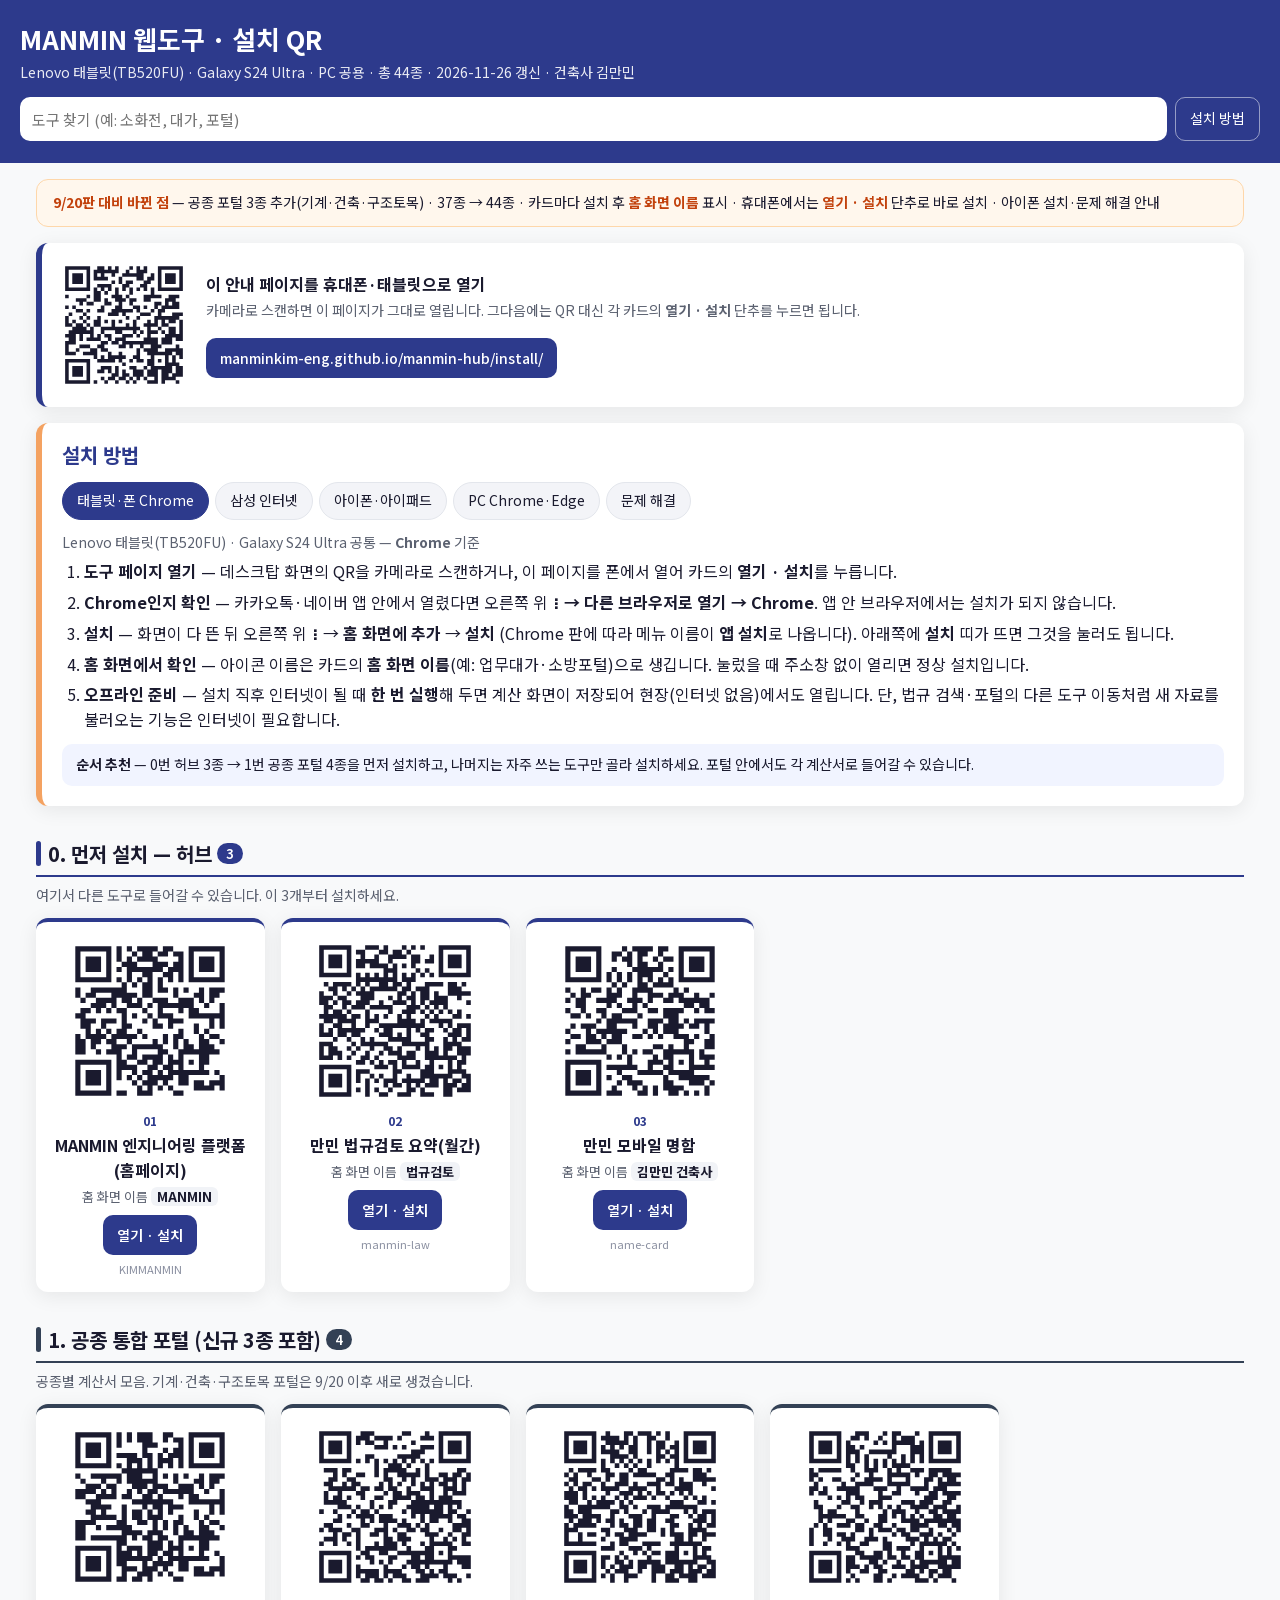
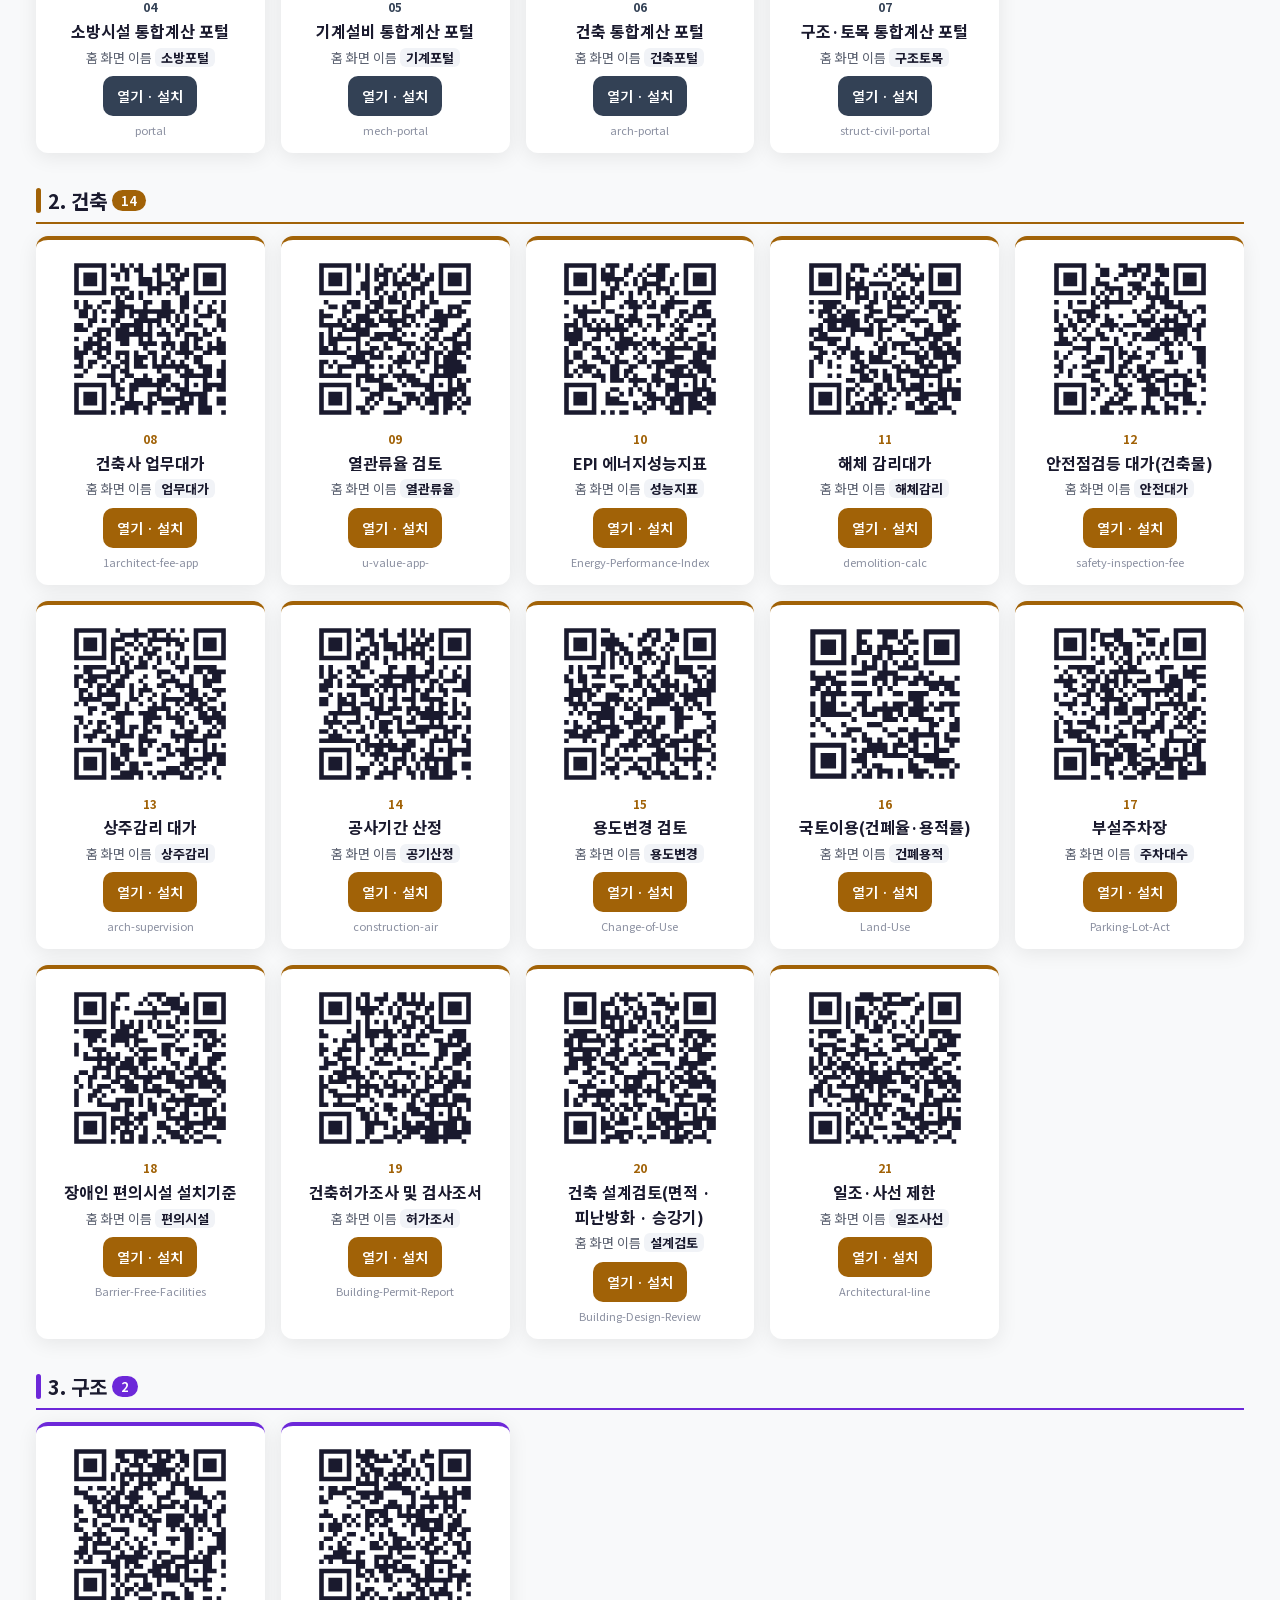
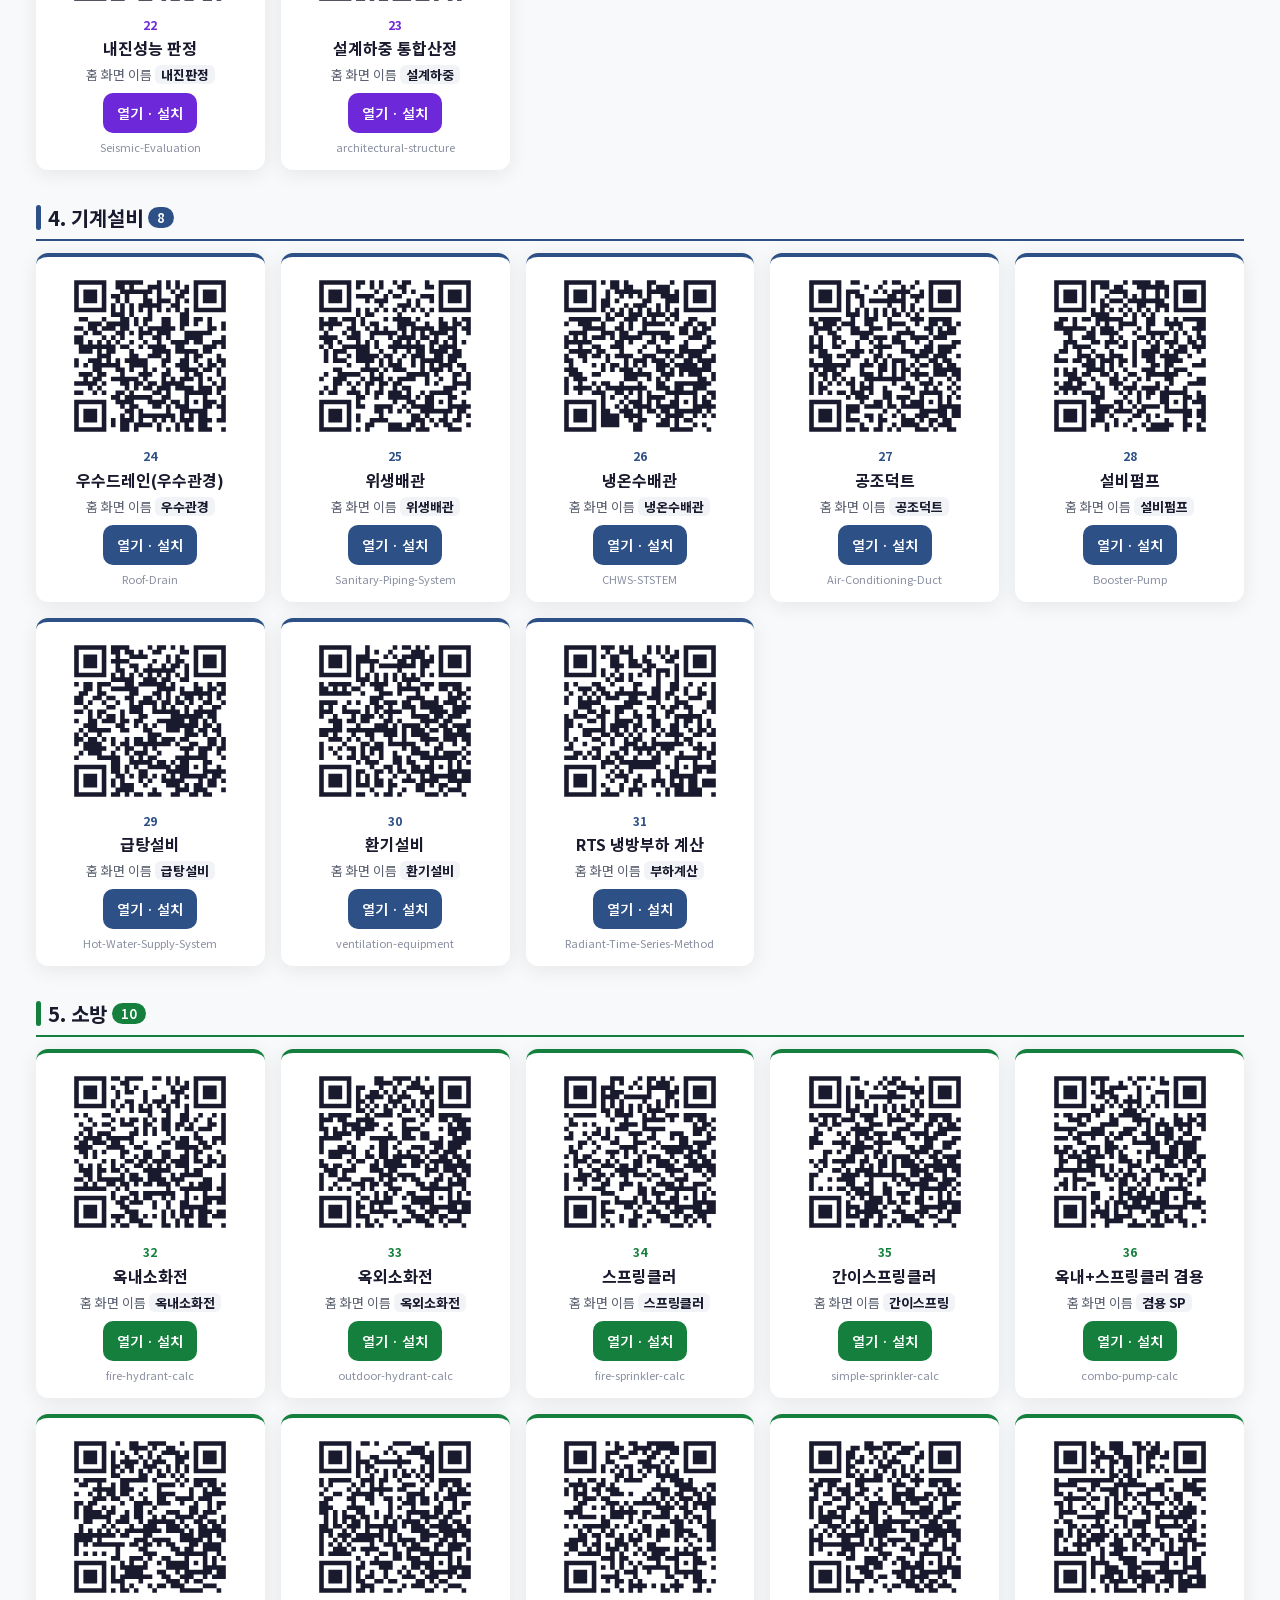
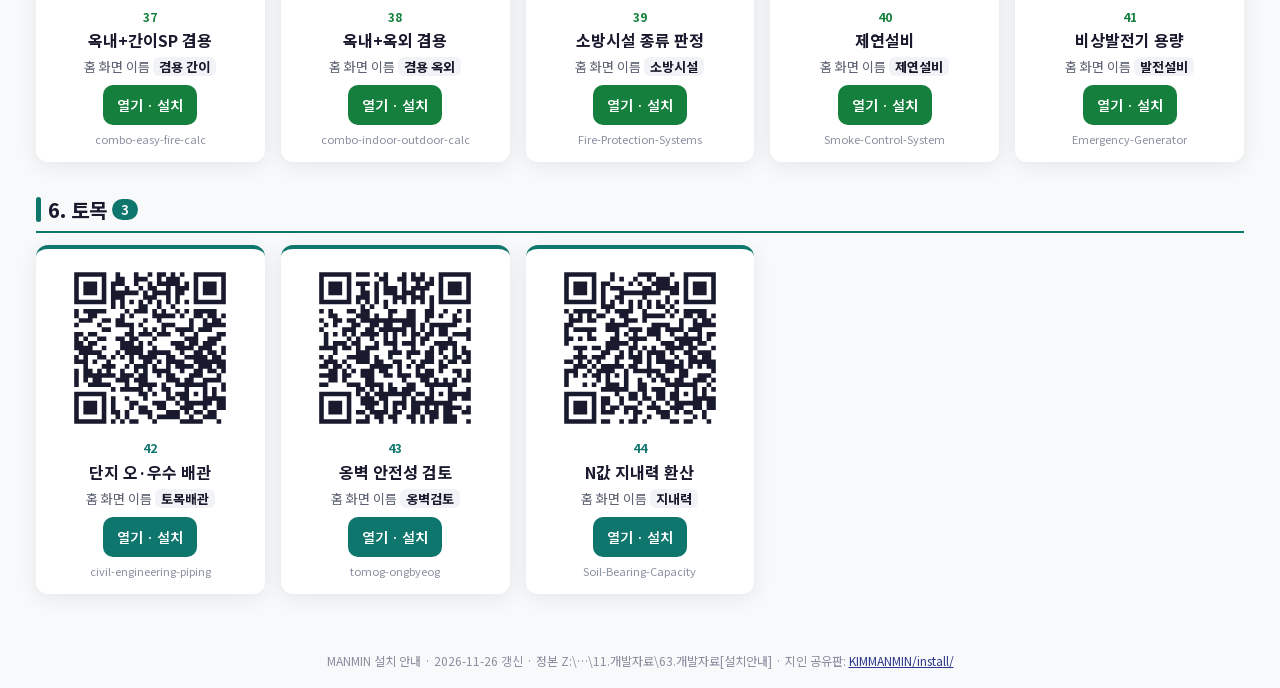
<file: install.html>
<!DOCTYPE html><html lang="ko"><head><meta charset="utf-8"><meta name="viewport" content="width=device-width,initial-scale=1">
<title>MANMIN 설치 안내 이동</title><meta http-equiv="refresh" content="0; url=install/">
<link rel="canonical" href="https://manminkim-eng.github.io/manmin-hub/install/">
<script>location.replace('install/'+location.search+location.hash);</script>
<style>body{margin:0;padding:40px 16px;font-family:"Malgun Gothic",sans-serif;text-align:center;color:#1A1A2E;background:#F8F9FA}a{color:#2D3A8C;font-weight:700}</style></head>
<body><p>설치 안내 페이지가 새 주소로 옮겨졌습니다.</p><p><a href="install/">manminkim-eng.github.io/manmin-hub/install/ 로 이동</a></p></body></html>
</file>
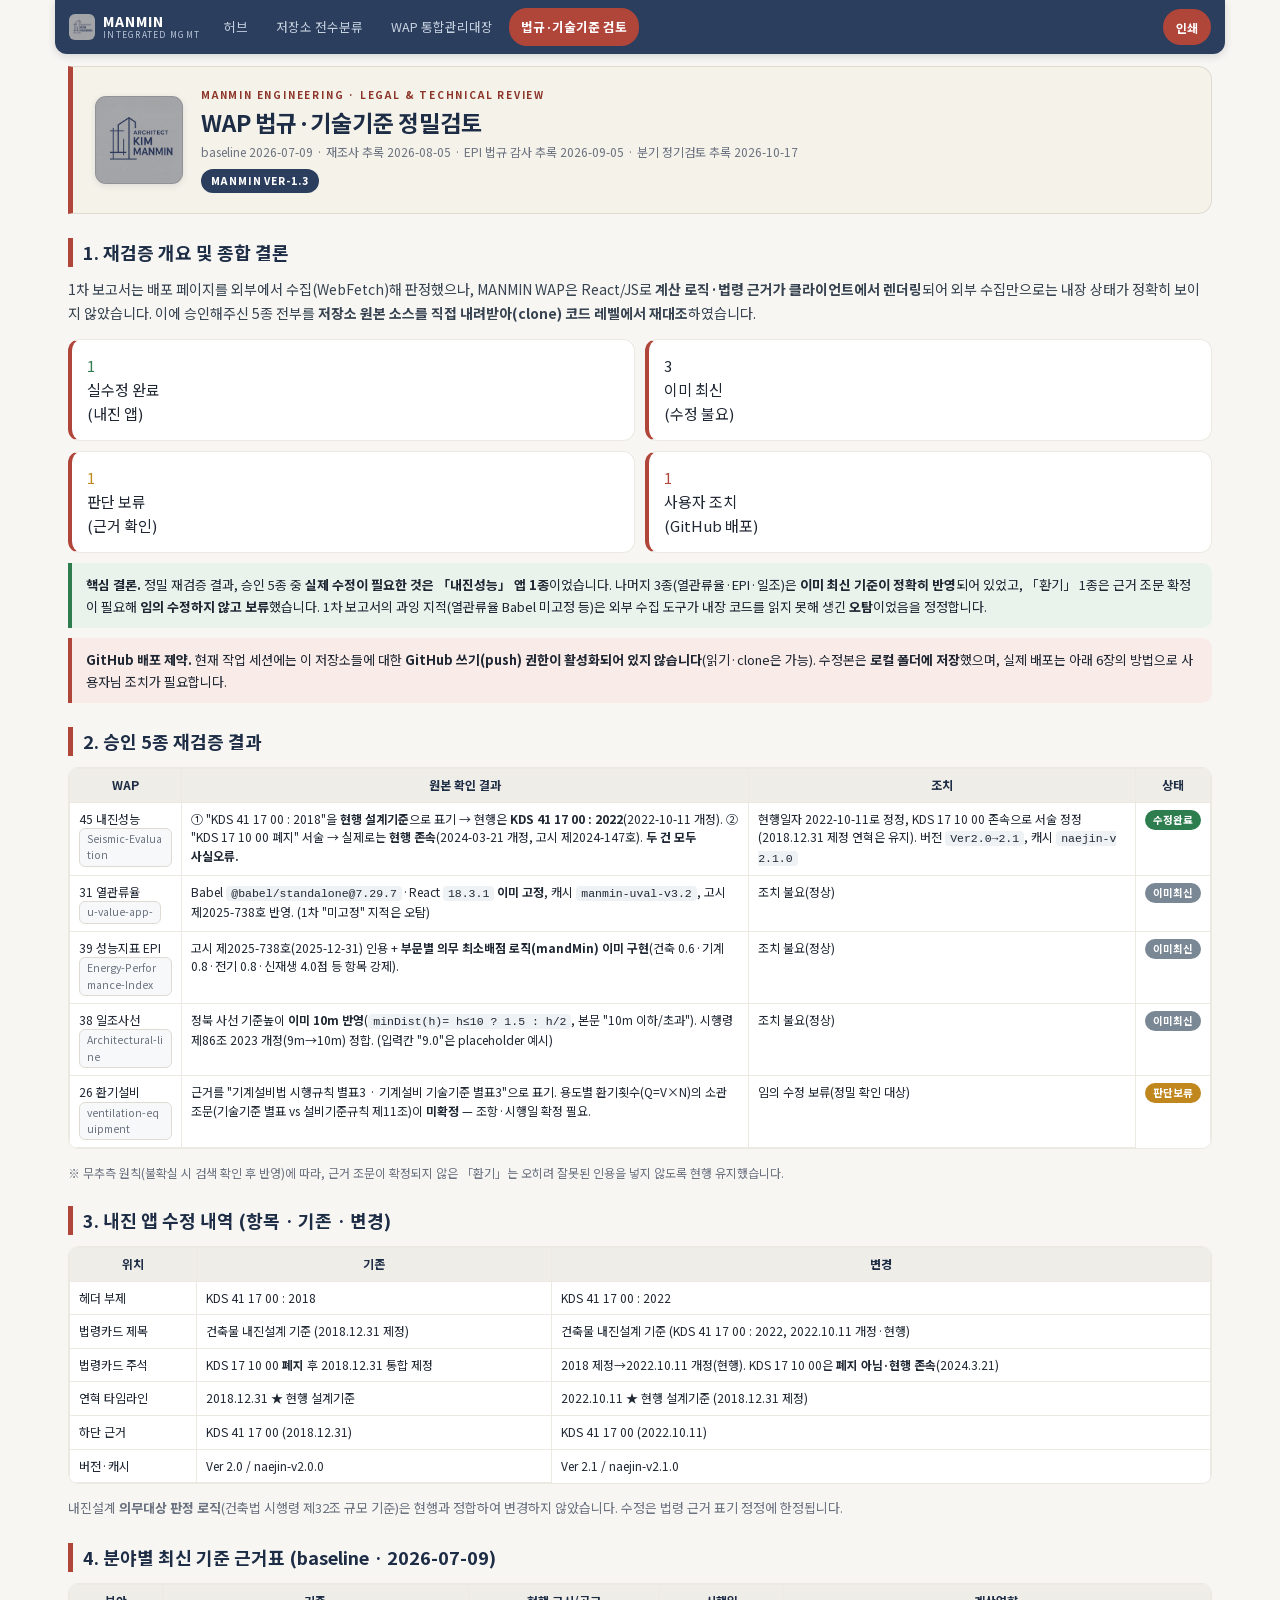
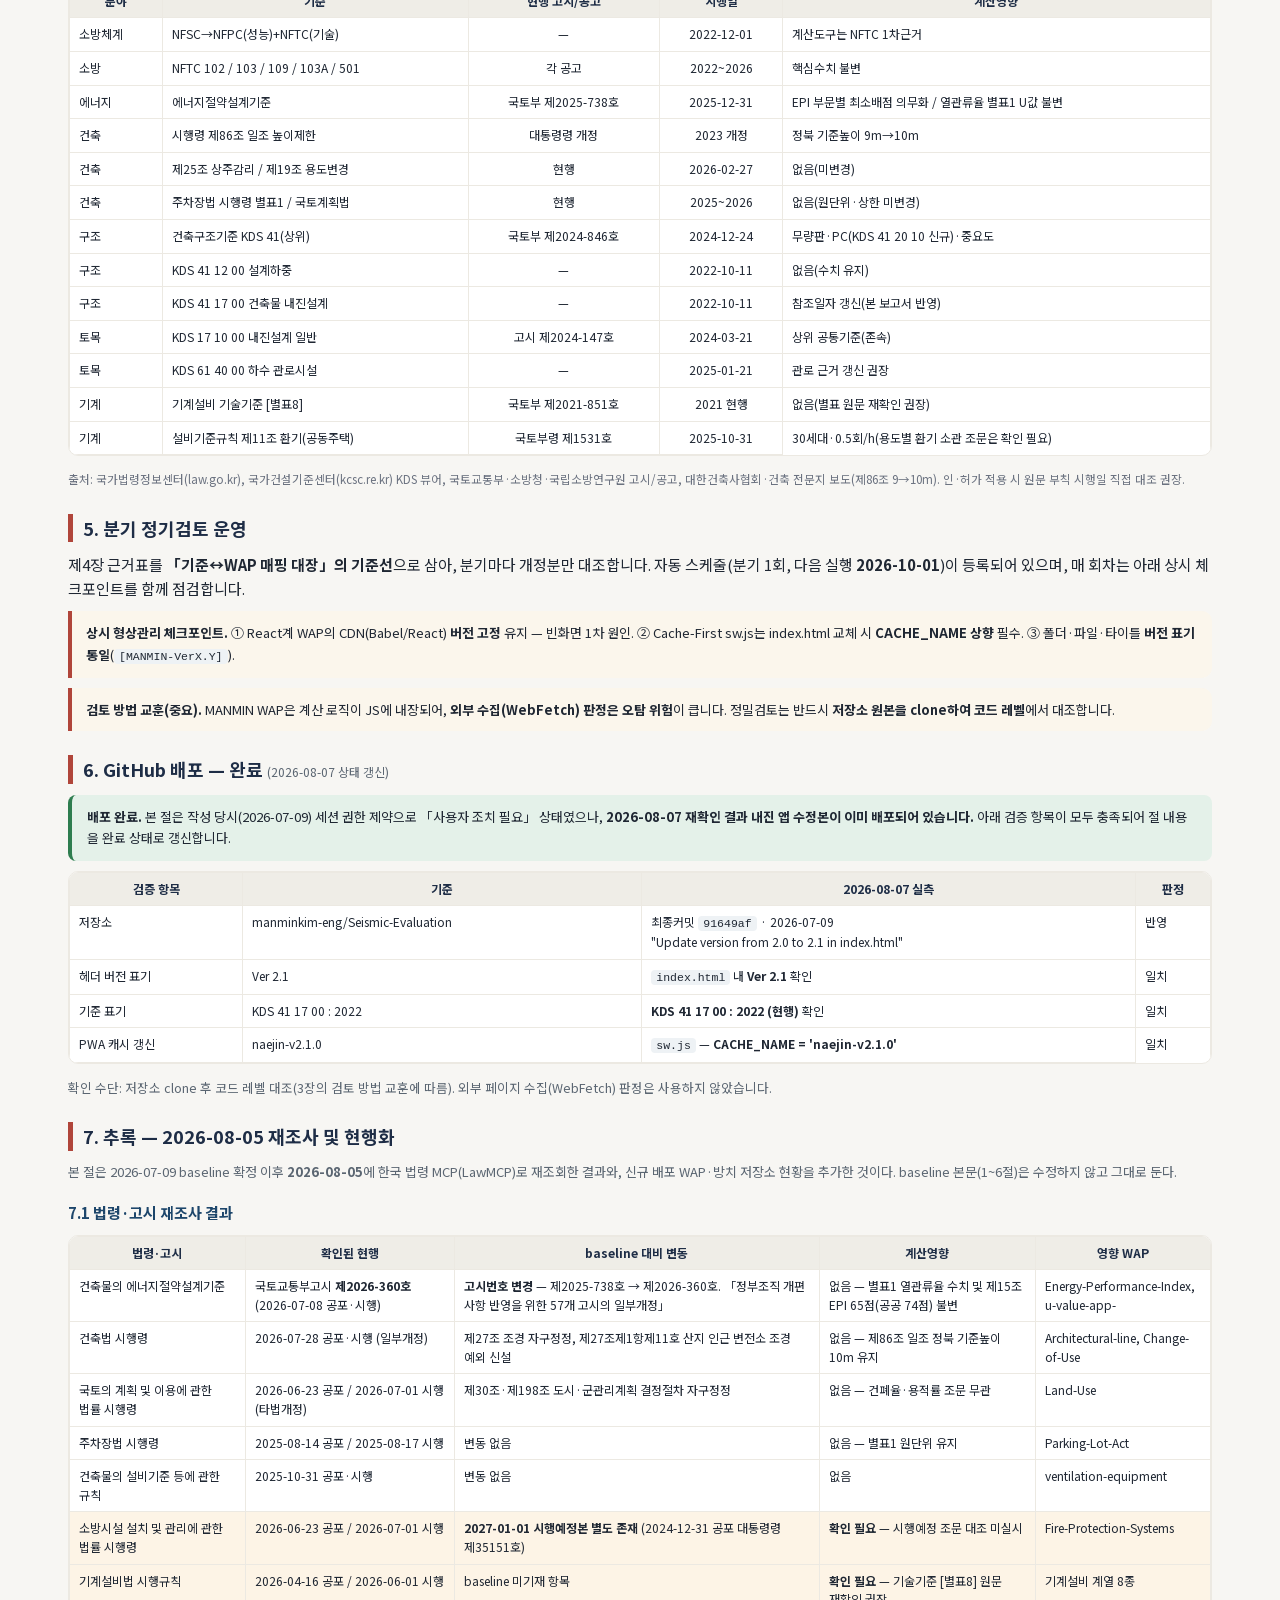
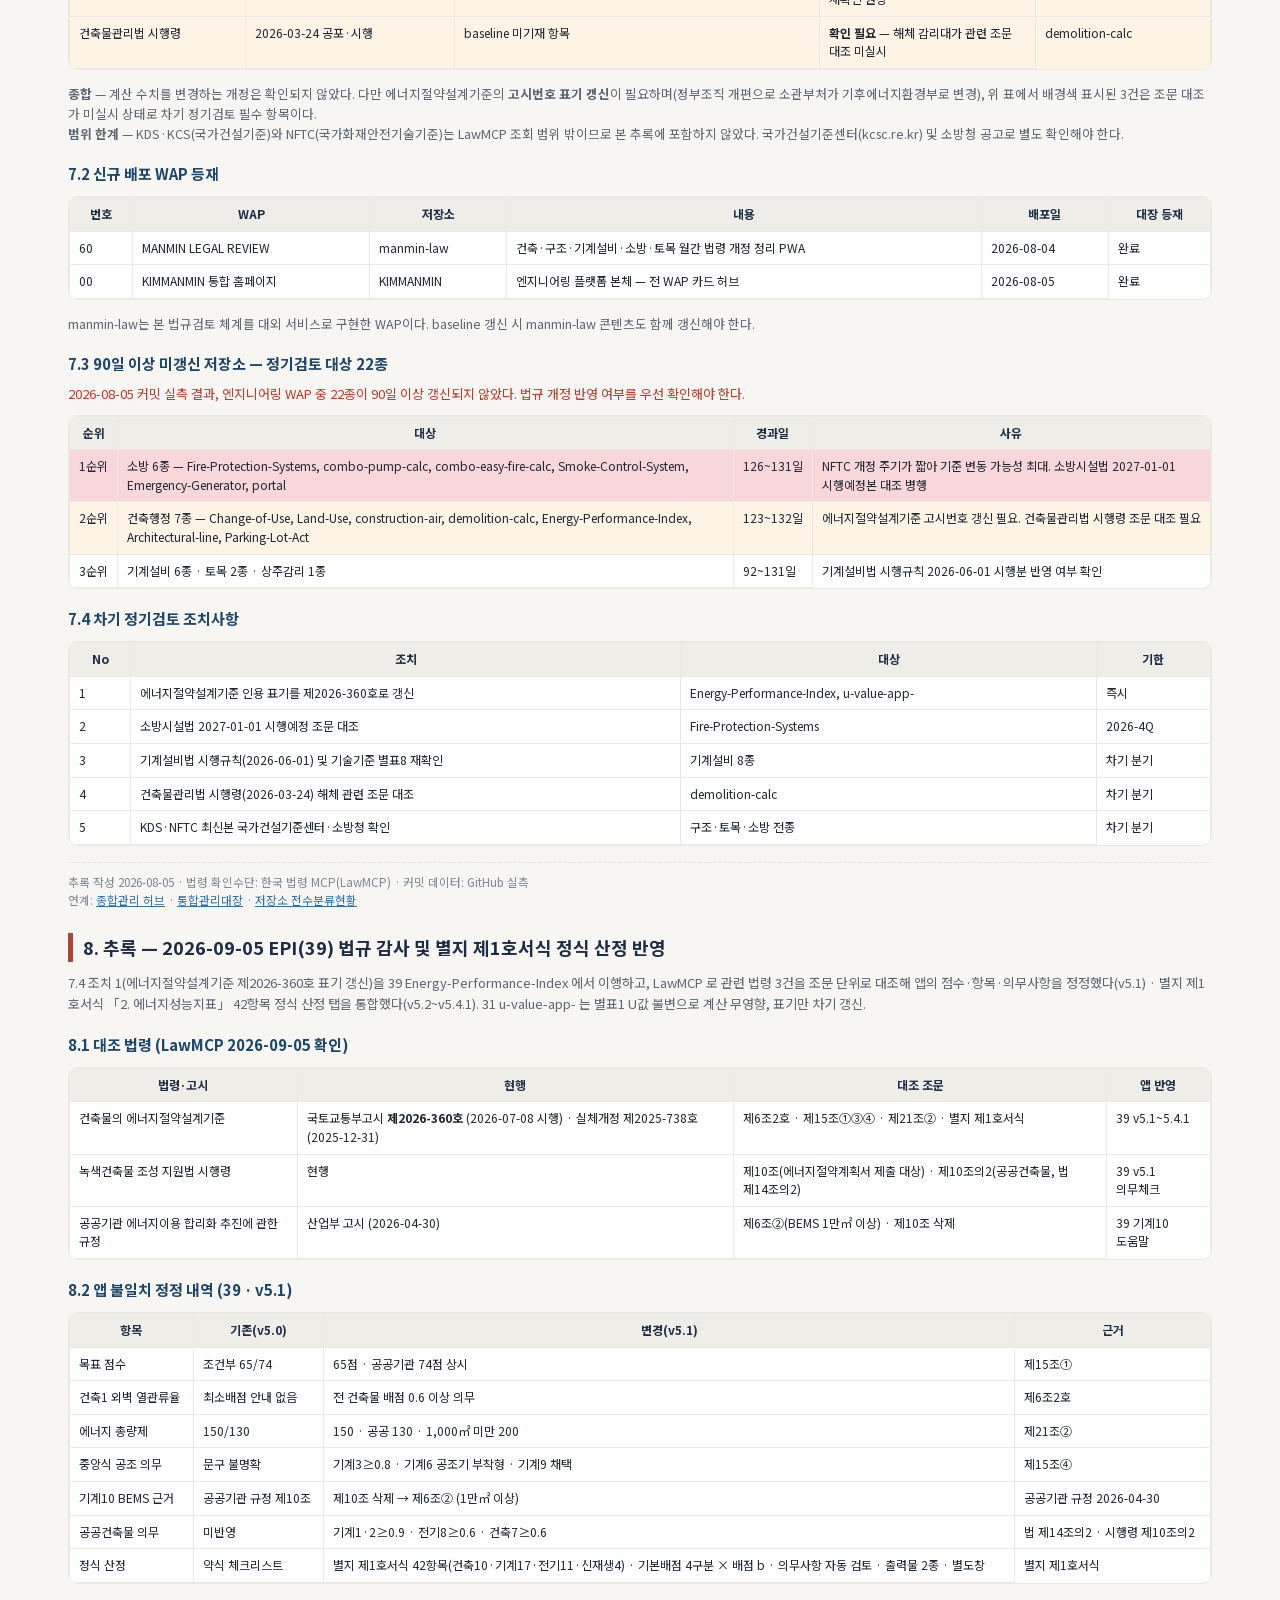
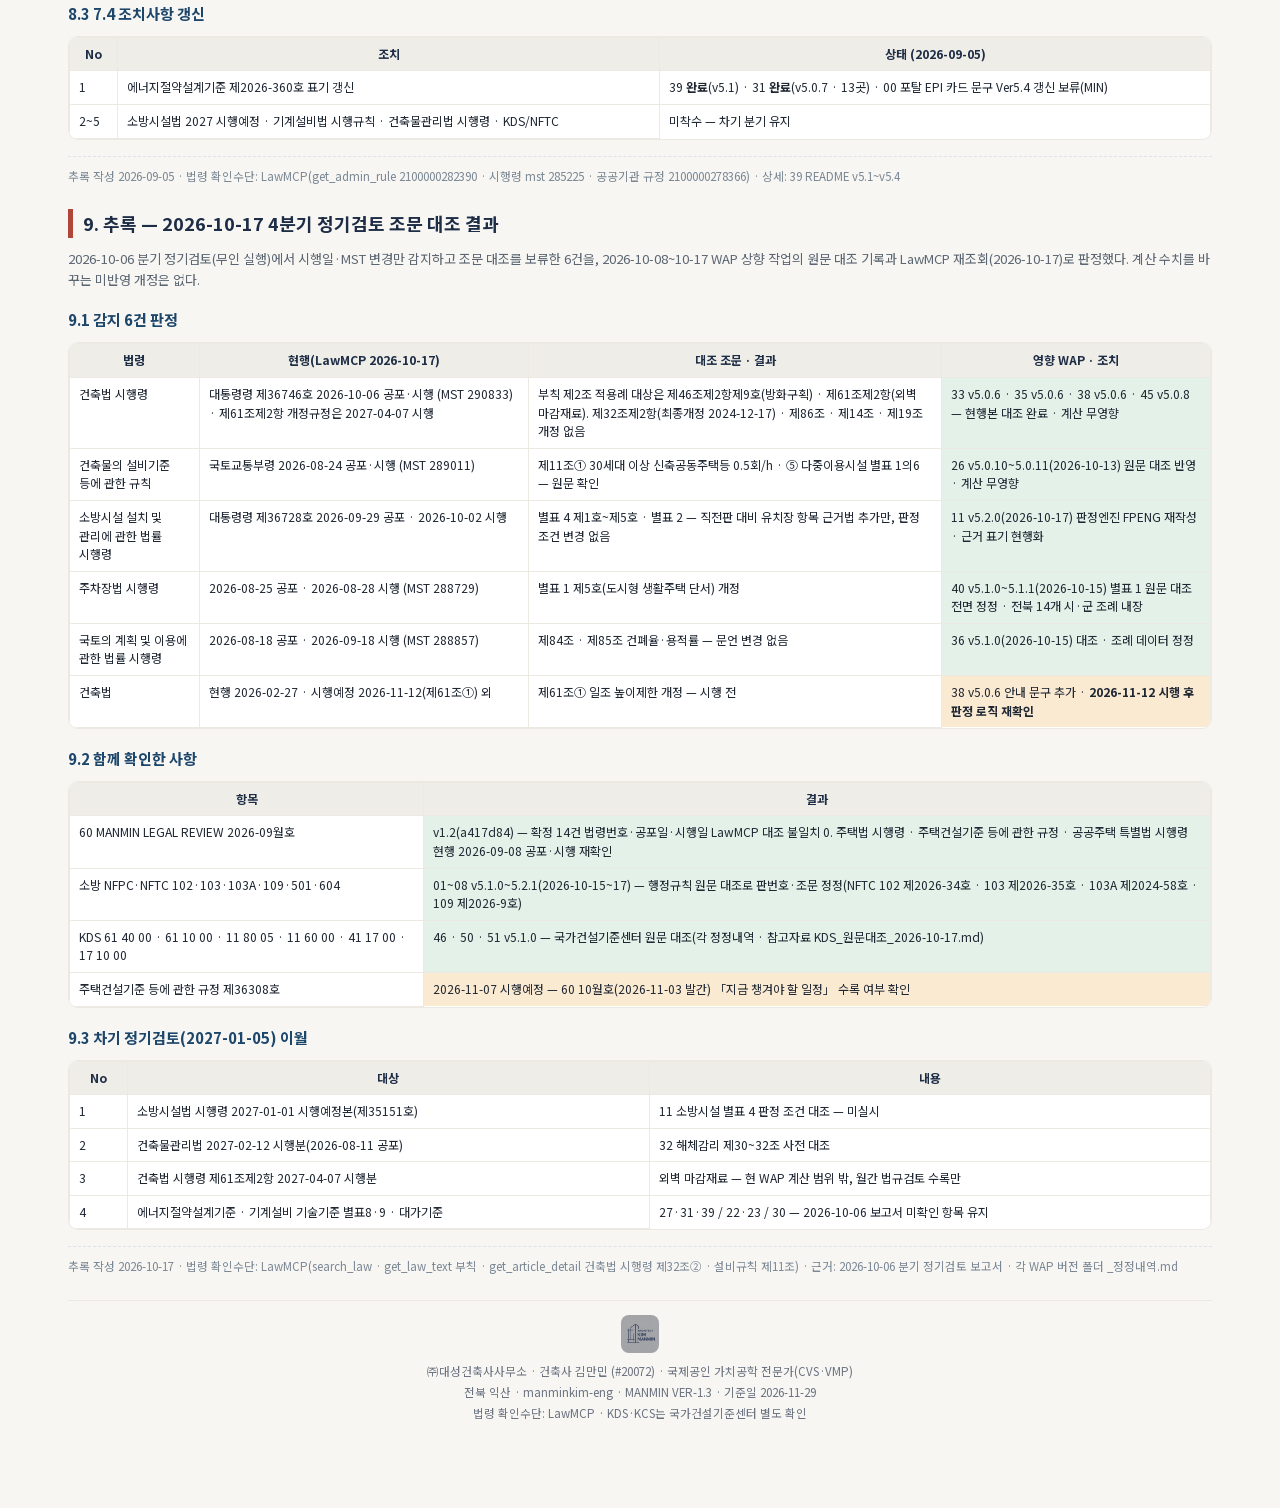
<file: law-review.html>
<!DOCTYPE html>
<html lang="ko">
<head>
<meta charset="UTF-8">
<meta name="viewport" content="width=device-width,initial-scale=1,viewport-fit=cover">
<meta name="theme-color" content="#2B3E5E">
<meta name="description" content="MANMIN WAP 법규·기술기준 정밀검토">
<meta name="format-detection" content="telephone=no">
<title>WAP 법규·기술기준 정밀검토 · MANMIN</title>
<link rel="icon" href="assets/favicon.png">
<link rel="apple-touch-icon" href="assets/apple-touch-icon.png">
<link rel="manifest" href="manifest.json">
<meta name="mobile-web-app-capable" content="yes">
<meta name="apple-mobile-web-app-capable" content="yes">
<meta name="apple-mobile-web-app-status-bar-style" content="black-translucent">
<meta name="apple-mobile-web-app-title" content="MANMIN 허브">
<meta name="application-name" content="MANMIN 허브">

<link rel="stylesheet" href="assets/manmin.css">
<style>:root{--accent:#B0453A;--accent-d:#8C3529;}</style>
<script src="assets/data.js"></script>
<script src="assets/manmin.js" defer></script>
</head>
<body data-mm="law">
<div class="wrap">
<div class="mm-nav no-print">
 <a class="mm-brand" href="index.html">
   <img src="assets/manmin-logo.jpg" alt="MANMIN">
   <b>MANMIN<span>INTEGRATED MGMT</span></b>
 </a>
 <nav class="mm-links"><a href="index.html" data-k="hub">허브</a><a href="repo-audit.html" data-k="repo">저장소 전수분류</a><a href="wap-registry.html" data-k="reg">WAP 통합관리대장</a><a href="law-review.html" data-k="law">법규·기술기준 검토</a></nav>
 <div class="mm-actions">
  <button type="button" class="mm-install" id="mm-install" hidden>＋ 설치</button>
  <button type="button" class="mm-print" onclick="window.print()">인쇄</button>
 </div>
</div>

<header class="mm-head">
 <div class="mm-logo"><img src="assets/manmin-logo.jpg" alt="ARCHITECT KIM MANMIN"></div>
 <div class="txt">
  <p class="mm-kicker">MANMIN ENGINEERING · LEGAL &amp; TECHNICAL REVIEW</p>
  <h1>WAP 법규·기술기준 정밀검토</h1>
  <p class="sub">baseline 2026-07-09 · 재조사 추록 2026-08-05 · EPI 법규 감사 추록 2026-09-05 · 분기 정기검토 추록 2026-10-17</p>
  <div class="mm-ver">MANMIN VER-1.3</div>
 </div>
</header>

<h2>1. 재검증 개요 및 종합 결론</h2>
  <p class="lead">1차 보고서는 배포 페이지를 외부에서 수집(WebFetch)해 판정했으나, MANMIN WAP은 React/JS로 <b>계산 로직·법령 근거가 클라이언트에서 렌더링</b>되어 외부 수집만으로는 내장 상태가 정확히 보이지 않았습니다. 이에 승인해주신 5종 전부를 <b>저장소 원본 소스를 직접 내려받아(clone) 코드 레벨에서 재대조</b>하였습니다.</p>

  <div class="grid">
    <div class="card"><div class="n" style="color:var(--green)">1</div><div class="l">실수정 완료<br>(내진 앱)</div></div>
    <div class="card"><div class="n" style="color:var(--gray)">3</div><div class="l">이미 최신<br>(수정 불요)</div></div>
    <div class="card"><div class="n" style="color:var(--amber)">1</div><div class="l">판단 보류<br>(근거 확인)</div></div>
    <div class="card"><div class="n" style="color:var(--red)">1</div><div class="l">사용자 조치<br>(GitHub 배포)</div></div>
  </div>

  <div class="callout green">
    <b>핵심 결론.</b> 정밀 재검증 결과, 승인 5종 중 <b>실제 수정이 필요한 것은 「내진성능」 앱 1종</b>이었습니다. 나머지 3종(열관류율·EPI·일조)은 <b>이미 최신 기준이 정확히 반영</b>되어 있었고, 「환기」 1종은 근거 조문 확정이 필요해 <b>임의 수정하지 않고 보류</b>했습니다. 1차 보고서의 과잉 지적(열관류율 Babel 미고정 등)은 외부 수집 도구가 내장 코드를 읽지 못해 생긴 <b>오탐</b>이었음을 정정합니다.
  </div>
  <div class="callout red">
    <b>GitHub 배포 제약.</b> 현재 작업 세션에는 이 저장소들에 대한 <b>GitHub 쓰기(push) 권한이 활성화되어 있지 않습니다</b>(읽기·clone은 가능). 수정본은 <b>로컬 폴더에 저장</b>했으며, 실제 배포는 아래 6장의 방법으로 사용자님 조치가 필요합니다.
  </div>

<h2>2. 승인 5종 재검증 결과</h2>
  <div class="tw"><table>
    <thead><tr><th>WAP</th><th>원본 확인 결과</th><th>조치</th><th class="c">상태</th></tr></thead>
    <tbody>
      <tr>
        <td>45 내진성능<br><span class="pill">Seismic-Evaluation</span></td>
        <td>① "KDS 41 17 00 : 2018"을 <b>현행 설계기준</b>으로 표기 → 현행은 <b>KDS 41 17 00 : 2022</b>(2022-10-11 개정). ② "KDS 17 10 00 폐지" 서술 → 실제로는 <b>현행 존속</b>(2024-03-21 개정, 고시 제2024-147호). <b>두 건 모두 사실오류.</b></td>
        <td>현행일자 2022-10-11로 정정, KDS 17 10 00 존속으로 서술 정정(2018.12.31 제정 연혁은 유지). 버전 <code>Ver2.0→2.1</code>, 캐시 <code>naejin-v2.1.0</code></td>
        <td class="c"><span class="tag done">수정완료</span></td>
      </tr>
      <tr>
        <td>31 열관류율<br><span class="pill">u-value-app-</span></td>
        <td>Babel <code>@babel/standalone@7.29.7</code>·React <code>18.3.1</code> <b>이미 고정</b>, 캐시 <code>manmin-uval-v3.2</code>, 고시 제2025-738호 반영. (1차 "미고정" 지적은 오탐)</td>
        <td>조치 불요(정상)</td>
        <td class="c"><span class="tag none">이미최신</span></td>
      </tr>
      <tr>
        <td>39 성능지표 EPI<br><span class="pill">Energy-Performance-Index</span></td>
        <td>고시 제2025-738호(2025-12-31) 인용 + <b>부문별 의무 최소배점 로직(mandMin) 이미 구현</b>(건축 0.6·기계 0.8·전기 0.8·신재생 4.0점 등 항목 강제).</td>
        <td>조치 불요(정상)</td>
        <td class="c"><span class="tag none">이미최신</span></td>
      </tr>
      <tr>
        <td>38 일조사선<br><span class="pill">Architectural-line</span></td>
        <td>정북 사선 기준높이 <b>이미 10m 반영</b>(<code>minDist(h)= h≤10 ? 1.5 : h/2</code>, 본문 "10m 이하/초과"). 시행령 제86조 2023 개정(9m→10m) 정합. (입력칸 "9.0"은 placeholder 예시)</td>
        <td>조치 불요(정상)</td>
        <td class="c"><span class="tag none">이미최신</span></td>
      </tr>
      <tr>
        <td>26 환기설비<br><span class="pill">ventilation-equipment</span></td>
        <td>근거를 "기계설비법 시행규칙 별표3 · 기계설비 기술기준 별표3"으로 표기. 용도별 환기횟수(Q=V×N)의 소관 조문(기술기준 별표 vs 설비기준규칙 제11조)이 <b>미확정</b> — 조항·시행일 확정 필요.</td>
        <td>임의 수정 보류(정밀 확인 대상)</td>
        <td class="c"><span class="tag hold">판단보류</span></td>
      </tr>
    </tbody>
  </table></div>
  <p style="font-size:12px;color:var(--sub)">※ 무추측 원칙(불확실 시 검색 확인 후 반영)에 따라, 근거 조문이 확정되지 않은 「환기」는 오히려 잘못된 인용을 넣지 않도록 현행 유지했습니다.</p>

<h2>3. 내진 앱 수정 내역 (항목 · 기존 · 변경)</h2>
  <div class="tw"><table>
    <thead><tr><th>위치</th><th>기존</th><th>변경</th></tr></thead>
    <tbody>
      <tr><td>헤더 부제</td><td>KDS 41 17 00 : 2018</td><td>KDS 41 17 00 : 2022</td></tr>
      <tr><td>법령카드 제목</td><td>건축물 내진설계 기준 (2018.12.31 제정)</td><td>건축물 내진설계 기준 (KDS 41 17 00 : 2022, 2022.10.11 개정·현행)</td></tr>
      <tr><td>법령카드 주석</td><td>KDS 17 10 00 <b>폐지</b> 후 2018.12.31 통합 제정</td><td>2018 제정→2022.10.11 개정(현행). KDS 17 10 00은 <b>폐지 아님·현행 존속</b>(2024.3.21)</td></tr>
      <tr><td>연혁 타임라인</td><td>2018.12.31 ★ 현행 설계기준</td><td>2022.10.11 ★ 현행 설계기준 (2018.12.31 제정)</td></tr>
      <tr><td>하단 근거</td><td>KDS 41 17 00 (2018.12.31)</td><td>KDS 41 17 00 (2022.10.11)</td></tr>
      <tr><td>버전·캐시</td><td>Ver 2.0 / naejin-v2.0.0</td><td>Ver 2.1 / naejin-v2.1.0</td></tr>
    </tbody>
  </table></div>
  <p style="font-size:13px;color:var(--sub)">내진설계 <b>의무대상 판정 로직</b>(건축법 시행령 제32조 규모 기준)은 현행과 정합하여 변경하지 않았습니다. 수정은 법령 근거 표기 정정에 한정됩니다.</p>

<h2>4. 분야별 최신 기준 근거표 (baseline · 2026-07-09)</h2>
  <div class="tw"><table>
    <thead><tr><th>분야</th><th>기준</th><th class="c">현행 고시/공고</th><th class="c">시행일</th><th>계산영향</th></tr></thead>
    <tbody>
      <tr><td>소방체계</td><td>NFSC→NFPC(성능)+NFTC(기술)</td><td class="c">—</td><td class="c">2022-12-01</td><td>계산도구는 NFTC 1차근거</td></tr>
      <tr><td>소방</td><td>NFTC 102 / 103 / 109 / 103A / 501</td><td class="c">각 공고</td><td class="c">2022~2026</td><td>핵심수치 불변</td></tr>
      <tr><td>에너지</td><td>에너지절약설계기준</td><td class="c">국토부 제2025-738호</td><td class="c">2025-12-31</td><td>EPI 부문별 최소배점 의무화 / 열관류율 별표1 U값 불변</td></tr>
      <tr><td>건축</td><td>시행령 제86조 일조 높이제한</td><td class="c">대통령령 개정</td><td class="c">2023 개정</td><td>정북 기준높이 9m→10m</td></tr>
      <tr><td>건축</td><td>제25조 상주감리 / 제19조 용도변경</td><td class="c">현행</td><td class="c">2026-02-27</td><td>없음(미변경)</td></tr>
      <tr><td>건축</td><td>주차장법 시행령 별표1 / 국토계획법</td><td class="c">현행</td><td class="c">2025~2026</td><td>없음(원단위·상한 미변경)</td></tr>
      <tr><td>구조</td><td>건축구조기준 KDS 41(상위)</td><td class="c">국토부 제2024-846호</td><td class="c">2024-12-24</td><td>무량판·PC(KDS 41 20 10 신규)·중요도</td></tr>
      <tr><td>구조</td><td>KDS 41 12 00 설계하중</td><td class="c">—</td><td class="c">2022-10-11</td><td>없음(수치 유지)</td></tr>
      <tr><td>구조</td><td>KDS 41 17 00 건축물 내진설계</td><td class="c">—</td><td class="c">2022-10-11</td><td>참조일자 갱신(본 보고서 반영)</td></tr>
      <tr><td>토목</td><td>KDS 17 10 00 내진설계 일반</td><td class="c">고시 제2024-147호</td><td class="c">2024-03-21</td><td>상위 공통기준(존속)</td></tr>
      <tr><td>토목</td><td>KDS 61 40 00 하수 관로시설</td><td class="c">—</td><td class="c">2025-01-21</td><td>관로 근거 갱신 권장</td></tr>
      <tr><td>기계</td><td>기계설비 기술기준 [별표8]</td><td class="c">국토부 제2021-851호</td><td class="c">2021 현행</td><td>없음(별표 원문 재확인 권장)</td></tr>
      <tr><td>기계</td><td>설비기준규칙 제11조 환기(공동주택)</td><td class="c">국토부령 제1531호</td><td class="c">2025-10-31</td><td>30세대·0.5회/h(용도별 환기 소관 조문은 확인 필요)</td></tr>
    </tbody>
  </table></div>
  <p class="src">출처: 국가법령정보센터(law.go.kr), 국가건설기준센터(kcsc.re.kr) KDS 뷰어, 국토교통부·소방청·국립소방연구원 고시/공고, 대한건축사협회·건축 전문지 보도(제86조 9→10m). 인·허가 적용 시 원문 부칙 시행일 직접 대조 권장.</p>

<h2>5. 분기 정기검토 운영</h2>
  <p>제4장 근거표를 <b>「기준↔WAP 매핑 대장」의 기준선</b>으로 삼아, 분기마다 개정분만 대조합니다. 자동 스케줄(분기 1회, 다음 실행 <b>2026-10-01</b>)이 등록되어 있으며, 매 회차는 아래 상시 체크포인트를 함께 점검합니다.</p>
  <div class="callout">
    <b>상시 형상관리 체크포인트.</b> ① React계 WAP의 CDN(Babel/React) <b>버전 고정</b> 유지 — 빈화면 1차 원인. ② Cache-First sw.js는 index.html 교체 시 <b>CACHE_NAME 상향</b> 필수. ③ 폴더·파일·타이틀 <b>버전 표기 통일</b>(<code>[MANMIN-VerX.Y]</code>).
  </div>
  <div class="callout">
    <b>검토 방법 교훈(중요).</b> MANMIN WAP은 계산 로직이 JS에 내장되어, <b>외부 수집(WebFetch) 판정은 오탐 위험</b>이 큽니다. 정밀검토는 반드시 <b>저장소 원본을 clone하여 코드 레벨</b>에서 대조합니다.
  </div>

<h2>6. GitHub 배포 — 완료 <span style="font-size:12px;font-weight:400;color:#5b6672">(2026-08-07 상태 갱신)</span></h2>
  <div style="background:#e4f1e9;border-left:4px solid #2e7d4f;border-radius:8px;padding:12px 15px;margin:10px 0;font-size:13px">
    <b>배포 완료.</b> 본 절은 작성 당시(2026-07-09) 세션 권한 제약으로 「사용자 조치 필요」 상태였으나,
    <b>2026-08-07 재확인 결과 내진 앱 수정본이 이미 배포되어 있습니다.</b> 아래 검증 항목이 모두 충족되어 절 내용을 완료 상태로 갱신합니다.
  </div>
  <div class="tw"><table>
    <thead><tr><th>검증 항목</th><th>기준</th><th>2026-08-07 실측</th><th>판정</th></tr></thead>
    <tbody>
      <tr><td>저장소</td><td>manminkim-eng/Seismic-Evaluation</td><td>최종커밋 <code>91649af</code> · 2026-07-09<br>"Update version from 2.0 to 2.1 in index.html"</td><td>반영</td></tr>
      <tr><td>헤더 버전 표기</td><td>Ver 2.1</td><td><code>index.html</code> 내 <b>Ver 2.1</b> 확인</td><td>일치</td></tr>
      <tr><td>기준 표기</td><td>KDS 41 17 00 : 2022</td><td><b>KDS 41 17 00 : 2022 (현행)</b> 확인</td><td>일치</td></tr>
      <tr><td>PWA 캐시 갱신</td><td>naejin-v2.1.0</td><td><code>sw.js</code> — <b>CACHE_NAME = 'naejin-v2.1.0'</b></td><td>일치</td></tr>
    </tbody>
  </table></div>
  <p style="font-size:12.5px;color:#5b6672">확인 수단: 저장소 clone 후 코드 레벨 대조(3장의 검토 방법 교훈에 따름). 외부 페이지 수집(WebFetch) 판정은 사용하지 않았습니다.</p>

<span id="addendum-20260805"></span><h2>7. 추록 — 2026-08-05 재조사 및 현행화</h2>
<p style="font-size:13px;color:#5b6672;margin:0 0 12px">본 절은 2026-07-09 baseline 확정 이후 <b>2026-08-05</b>에 한국 법령 MCP(LawMCP)로 재조회한 결과와, 신규 배포 WAP·방치 저장소 현황을 추가한 것이다. baseline 본문(1~6절)은 수정하지 않고 그대로 둔다.</p>

<h3 style="font-size:15px;color:#1d466b;margin:18px 0 8px">7.1 법령·고시 재조사 결과</h3>
<div class="tw"><table>
<thead><tr><th>법령·고시</th><th>확인된 현행</th><th>baseline 대비 변동</th><th>계산영향</th><th>영향 WAP</th></tr></thead>
<tbody>
<tr><td>건축물의 에너지절약설계기준</td><td>국토교통부고시 <b>제2026-360호</b> (2026-07-08 공포·시행)</td><td><b>고시번호 변경</b> — 제2025-738호 → 제2026-360호. 「정부조직 개편 사항 반영을 위한 57개 고시의 일부개정」</td><td>없음 — 별표1 열관류율 수치 및 제15조 EPI 65점(공공 74점) 불변</td><td>Energy-Performance-Index, u-value-app-</td></tr>
<tr><td>건축법 시행령</td><td>2026-07-28 공포·시행 (일부개정)</td><td>제27조 조경 자구정정, 제27조제1항제11호 산지 인근 변전소 조경 예외 신설</td><td>없음 — 제86조 일조 정북 기준높이 10m 유지</td><td>Architectural-line, Change-of-Use</td></tr>
<tr><td>국토의 계획 및 이용에 관한 법률 시행령</td><td>2026-06-23 공포 / 2026-07-01 시행 (타법개정)</td><td>제30조·제198조 도시·군관리계획 결정절차 자구정정</td><td>없음 — 건폐율·용적률 조문 무관</td><td>Land-Use</td></tr>
<tr><td>주차장법 시행령</td><td>2025-08-14 공포 / 2025-08-17 시행</td><td>변동 없음</td><td>없음 — 별표1 원단위 유지</td><td>Parking-Lot-Act</td></tr>
<tr><td>건축물의 설비기준 등에 관한 규칙</td><td>2025-10-31 공포·시행</td><td>변동 없음</td><td>없음</td><td>ventilation-equipment</td></tr>
<tr style="background:#fdf4e6"><td>소방시설 설치 및 관리에 관한 법률 시행령</td><td>2026-06-23 공포 / 2026-07-01 시행</td><td><b>2027-01-01 시행예정본 별도 존재</b> (2024-12-31 공포 대통령령 제35151호)</td><td><b>확인 필요</b> — 시행예정 조문 대조 미실시</td><td>Fire-Protection-Systems</td></tr>
<tr style="background:#fdf4e6"><td>기계설비법 시행규칙</td><td>2026-04-16 공포 / 2026-06-01 시행</td><td>baseline 미기재 항목</td><td><b>확인 필요</b> — 기술기준 [별표8] 원문 재확인 권장</td><td>기계설비 계열 8종</td></tr>
<tr style="background:#fdf4e6"><td>건축물관리법 시행령</td><td>2026-03-24 공포·시행</td><td>baseline 미기재 항목</td><td><b>확인 필요</b> — 해체 감리대가 관련 조문 대조 미실시</td><td>demolition-calc</td></tr>
</tbody>
</table></div>
<p style="font-size:12.5px;color:#5b6672"><b>종합</b> — 계산 수치를 변경하는 개정은 확인되지 않았다. 다만 에너지절약설계기준의 <b>고시번호 표기 갱신</b>이 필요하며(정부조직 개편으로 소관부처가 기후에너지환경부로 변경), 위 표에서 배경색 표시된 3건은 조문 대조가 미실시 상태로 차기 정기검토 필수 항목이다.<br>
<b>범위 한계</b> — KDS·KCS(국가건설기준)와 NFTC(국가화재안전기술기준)는 LawMCP 조회 범위 밖이므로 본 추록에 포함하지 않았다. 국가건설기준센터(kcsc.re.kr) 및 소방청 공고로 별도 확인해야 한다.</p>

<h3 style="font-size:15px;color:#1d466b;margin:18px 0 8px">7.2 신규 배포 WAP 등재</h3>
<div class="tw"><table>
<thead><tr><th>번호</th><th>WAP</th><th>저장소</th><th>내용</th><th>배포일</th><th>대장 등재</th></tr></thead>
<tbody>
<tr><td>60</td><td>MANMIN LEGAL REVIEW</td><td>manmin-law</td><td>건축·구조·기계설비·소방·토목 월간 법령 개정 정리 PWA</td><td>2026-08-04</td><td>완료</td></tr>
<tr><td>00</td><td>KIMMANMIN 통합 홈페이지</td><td>KIMMANMIN</td><td>엔지니어링 플랫폼 본체 — 전 WAP 카드 허브</td><td>2026-08-05</td><td>완료</td></tr>
</tbody>
</table></div>
<p style="font-size:12.5px;color:#5b6672">manmin-law는 본 법규검토 체계를 대외 서비스로 구현한 WAP이다. baseline 갱신 시 manmin-law 콘텐츠도 함께 갱신해야 한다.</p>

<h3 style="font-size:15px;color:#1d466b;margin:18px 0 8px">7.3 90일 이상 미갱신 저장소 — 정기검토 대상 22종</h3>
<p style="font-size:13px;color:#c0392b;margin:0 0 10px">2026-08-05 커밋 실측 결과, 엔지니어링 WAP 중 22종이 90일 이상 갱신되지 않았다. 법규 개정 반영 여부를 우선 확인해야 한다.</p>
<div class="tw"><table>
<thead><tr><th>순위</th><th>대상</th><th>경과일</th><th>사유</th></tr></thead>
<tbody>
<tr style="background:#f8d7da"><td>1순위</td><td>소방 6종 — Fire-Protection-Systems, combo-pump-calc, combo-easy-fire-calc, Smoke-Control-System, Emergency-Generator, portal</td><td>126~131일</td><td>NFTC 개정 주기가 짧아 기준 변동 가능성 최대. 소방시설법 2027-01-01 시행예정본 대조 병행</td></tr>
<tr style="background:#fdf4e6"><td>2순위</td><td>건축행정 7종 — Change-of-Use, Land-Use, construction-air, demolition-calc, Energy-Performance-Index, Architectural-line, Parking-Lot-Act</td><td>123~132일</td><td>에너지절약설계기준 고시번호 갱신 필요. 건축물관리법 시행령 조문 대조 필요</td></tr>
<tr><td>3순위</td><td>기계설비 6종 · 토목 2종 · 상주감리 1종</td><td>92~131일</td><td>기계설비법 시행규칙 2026-06-01 시행분 반영 여부 확인</td></tr>
</tbody>
</table></div>

<h3 style="font-size:15px;color:#1d466b;margin:18px 0 8px">7.4 차기 정기검토 조치사항</h3>
<div class="tw"><table>
<thead><tr><th>No</th><th>조치</th><th>대상</th><th>기한</th></tr></thead>
<tbody>
<tr><td>1</td><td>에너지절약설계기준 인용 표기를 제2026-360호로 갱신</td><td>Energy-Performance-Index, u-value-app-</td><td>즉시</td></tr>
<tr><td>2</td><td>소방시설법 2027-01-01 시행예정 조문 대조</td><td>Fire-Protection-Systems</td><td>2026-4Q</td></tr>
<tr><td>3</td><td>기계설비법 시행규칙(2026-06-01) 및 기술기준 별표8 재확인</td><td>기계설비 8종</td><td>차기 분기</td></tr>
<tr><td>4</td><td>건축물관리법 시행령(2026-03-24) 해체 관련 조문 대조</td><td>demolition-calc</td><td>차기 분기</td></tr>
<tr><td>5</td><td>KDS·NFTC 최신본 국가건설기준센터·소방청 확인</td><td>구조·토목·소방 전종</td><td>차기 분기</td></tr>
</tbody>
</table></div>

<p style="font-size:11.5px;color:#7a8794;border-top:1px dashed #dde3e9;padding-top:10px;margin-top:16px">
추록 작성 2026-08-05 · 법령 확인수단: 한국 법령 MCP(LawMCP) · 커밋 데이터: GitHub 실측<br>
연계: <a href="index.html" style="color:#2f6fb0">종합관리 허브</a> · <a href="wap-registry.html" style="color:#2f6fb0">통합관리대장</a> · <a href="repo-audit.html" style="color:#2f6fb0">저장소 전수분류현황</a>
</p>


<span id="addendum-20260905"></span><h2>8. 추록 — 2026-09-05 EPI(39) 법규 감사 및 별지 제1호서식 정식 산정 반영</h2>
<p style="font-size:13px;color:#5b6672;margin:0 0 12px">7.4 조치 1(에너지절약설계기준 제2026-360호 표기 갱신)을 39 Energy-Performance-Index 에서 이행하고, LawMCP 로 관련 법령 3건을 조문 단위로 대조해 앱의 점수·항목·의무사항을 정정했다(v5.1) · 별지 제1호서식 「2. 에너지성능지표」 42항목 정식 산정 탭을 통합했다(v5.2~v5.4.1). 31 u-value-app- 는 별표1 U값 불변으로 계산 무영향, 표기만 차기 갱신.</p>
<h3 style="font-size:15px;color:#1d466b;margin:18px 0 8px">8.1 대조 법령 (LawMCP 2026-09-05 확인)</h3>
<div class="tw"><table>
<thead><tr><th>법령·고시</th><th>현행</th><th>대조 조문</th><th>앱 반영</th></tr></thead>
<tbody>
<tr><td>건축물의 에너지절약설계기준</td><td>국토교통부고시 <b>제2026-360호</b> (2026-07-08 시행) · 실체개정 제2025-738호 (2025-12-31)</td><td>제6조2호 · 제15조①③④ · 제21조② · 별지 제1호서식</td><td>39 v5.1~5.4.1</td></tr>
<tr><td>녹색건축물 조성 지원법 시행령</td><td>현행</td><td>제10조(에너지절약계획서 제출 대상) · 제10조의2(공공건축물, 법 제14조의2)</td><td>39 v5.1 의무체크</td></tr>
<tr><td>공공기관 에너지이용 합리화 추진에 관한 규정</td><td>산업부 고시 (2026-04-30)</td><td>제6조②(BEMS 1만㎡ 이상) · 제10조 삭제</td><td>39 기계10 도움말</td></tr>
</tbody>
</table></div>
<h3 style="font-size:15px;color:#1d466b;margin:18px 0 8px">8.2 앱 불일치 정정 내역 (39 · v5.1)</h3>
<div class="tw"><table>
<thead><tr><th>항목</th><th>기존(v5.0)</th><th>변경(v5.1)</th><th>근거</th></tr></thead>
<tbody>
<tr><td>목표 점수</td><td>조건부 65/74</td><td>65점 · 공공기관 74점 상시</td><td>제15조①</td></tr>
<tr><td>건축1 외벽 열관류율</td><td>최소배점 안내 없음</td><td>전 건축물 배점 0.6 이상 의무</td><td>제6조2호</td></tr>
<tr><td>에너지 총량제</td><td>150/130</td><td>150 · 공공 130 · 1,000㎡ 미만 200</td><td>제21조②</td></tr>
<tr><td>중앙식 공조 의무</td><td>문구 불명확</td><td>기계3≥0.8 · 기계6 공조기 부착형 · 기계9 채택</td><td>제15조④</td></tr>
<tr><td>기계10 BEMS 근거</td><td>공공기관 규정 제10조</td><td>제10조 삭제 → 제6조② (1만㎡ 이상)</td><td>공공기관 규정 2026-04-30</td></tr>
<tr><td>공공건축물 의무</td><td>미반영</td><td>기계1·2≥0.9 · 전기8≥0.6 · 건축7≥0.6</td><td>법 제14조의2 · 시행령 제10조의2</td></tr>
<tr><td>정식 산정</td><td>약식 체크리스트</td><td>별지 제1호서식 42항목(건축10·기계17·전기11·신재생4) · 기본배점 4구분 × 배점 b · 의무사항 자동 검토 · 출력물 2종 · 별도창</td><td>별지 제1호서식</td></tr>
</tbody>
</table></div>
<h3 style="font-size:15px;color:#1d466b;margin:18px 0 8px">8.3 7.4 조치사항 갱신</h3>
<div class="tw"><table>
<thead><tr><th>No</th><th>조치</th><th>상태 (2026-09-05)</th></tr></thead>
<tbody>
<tr><td>1</td><td>에너지절약설계기준 제2026-360호 표기 갱신</td><td>39 <b>완료</b>(v5.1) · 31 <b>완료</b>(v5.0.7 · 13곳) · 00 포탈 EPI 카드 문구 Ver5.4 갱신 보류(MIN)</td></tr>
<tr><td>2~5</td><td>소방시설법 2027 시행예정 · 기계설비법 시행규칙 · 건축물관리법 시행령 · KDS/NFTC</td><td>미착수 — 차기 분기 유지</td></tr>
</tbody>
</table></div>
<p style="font-size:11.5px;color:#7a8794;border-top:1px dashed #dde3e9;padding-top:10px;margin-top:16px">추록 작성 2026-09-05 · 법령 확인수단: LawMCP(get_admin_rule 2100000282390 · 시행령 mst 285225 · 공공기관 규정 2100000278366) · 상세: 39 README v5.1~v5.4</p>

<span id="addendum-20261017"></span><h2>9. 추록 — 2026-10-17 4분기 정기검토 조문 대조 결과</h2>
<p style="font-size:13px;color:#5b6672;margin:0 0 12px">2026-10-06 분기 정기검토(무인 실행)에서 시행일·MST 변경만 감지하고 조문 대조를 보류한 6건을, 2026-10-08~10-17 WAP 상향 작업의 원문 대조 기록과 LawMCP 재조회(2026-10-17)로 판정했다. 계산 수치를 바꾸는 미반영 개정은 없다.</p>
<h3 style="font-size:15px;color:#1d466b;margin:18px 0 8px">9.1 감지 6건 판정</h3>
<div class="tw"><table>
<thead><tr><th>법령</th><th>현행(LawMCP 2026-10-17)</th><th>대조 조문 · 결과</th><th>영향 WAP · 조치</th></tr></thead>
<tbody>
<tr><td>건축법 시행령</td><td>대통령령 제36746호 2026-10-06 공포·시행 (MST 290833) · 제61조제2항 개정규정은 2027-04-07 시행</td><td>부칙 제2조 적용례 대상은 제46조제2항제9호(방화구획) · 제61조제2항(외벽 마감재료). 제32조제2항(최종개정 2024-12-17) · 제86조 · 제14조 · 제19조 개정 없음</td><td class="ok">33 v5.0.6 · 35 v5.0.6 · 38 v5.0.6 · 45 v5.0.8 — 현행본 대조 완료 · 계산 무영향</td></tr>
<tr><td>건축물의 설비기준 등에 관한 규칙</td><td>국토교통부령 2026-08-24 공포·시행 (MST 289011)</td><td>제11조① 30세대 이상 신축공동주택등 0.5회/h · ⑤ 다중이용시설 별표 1의6 — 원문 확인</td><td class="ok">26 v5.0.10~5.0.11(2026-10-13) 원문 대조 반영 · 계산 무영향</td></tr>
<tr><td>소방시설 설치 및 관리에 관한 법률 시행령</td><td>대통령령 제36728호 2026-09-29 공포 · 2026-10-02 시행</td><td>별표 4 제1호~제5호 · 별표 2 — 직전판 대비 유치장 항목 근거법 추가만, 판정 조건 변경 없음</td><td class="ok">11 v5.2.0(2026-10-17) 판정엔진 FPENG 재작성 · 근거 표기 현행화</td></tr>
<tr><td>주차장법 시행령</td><td>2026-08-25 공포 · 2026-08-28 시행 (MST 288729)</td><td>별표 1 제5호(도시형 생활주택 단서) 개정</td><td class="ok">40 v5.1.0~5.1.1(2026-10-15) 별표 1 원문 대조 전면 정정 · 전북 14개 시·군 조례 내장</td></tr>
<tr><td>국토의 계획 및 이용에 관한 법률 시행령</td><td>2026-08-18 공포 · 2026-09-18 시행 (MST 288857)</td><td>제84조 · 제85조 건폐율·용적률 — 문언 변경 없음</td><td class="ok">36 v5.1.0(2026-10-15) 대조 · 조례 데이터 정정</td></tr>
<tr><td>건축법</td><td>현행 2026-02-27 · 시행예정 2026-11-12(제61조①) 외</td><td>제61조① 일조 높이제한 개정 — 시행 전</td><td class="warn">38 v5.0.6 안내 문구 추가 · <b>2026-11-12 시행 후 판정 로직 재확인</b></td></tr>
</tbody></table></div>
<h3 style="font-size:15px;color:#1d466b;margin:18px 0 8px">9.2 함께 확인한 사항</h3>
<div class="tw"><table>
<thead><tr><th>항목</th><th>결과</th></tr></thead>
<tbody>
<tr><td>60 MANMIN LEGAL REVIEW 2026-09월호</td><td class="ok">v1.2(a417d84) — 확정 14건 법령번호·공포일·시행일 LawMCP 대조 불일치 0. 주택법 시행령 · 주택건설기준 등에 관한 규정 · 공공주택 특별법 시행령 현행 2026-09-08 공포·시행 재확인</td></tr>
<tr><td>소방 NFPC·NFTC 102·103·103A·109·501·604</td><td class="ok">01~08 v5.1.0~5.2.1(2026-10-15~17) — 행정규칙 원문 대조로 판번호·조문 정정(NFTC 102 제2026-34호 · 103 제2026-35호 · 103A 제2024-58호 · 109 제2026-9호)</td></tr>
<tr><td>KDS 61 40 00 · 61 10 00 · 11 80 05 · 11 60 00 · 41 17 00 · 17 10 00</td><td class="ok">46 · 50 · 51 v5.1.0 — 국가건설기준센터 원문 대조(각 정정내역 · 참고자료 KDS_원문대조_2026-10-17.md)</td></tr>
<tr><td>주택건설기준 등에 관한 규정 제36308호</td><td class="warn">2026-11-07 시행예정 — 60 10월호(2026-11-03 발간) 「지금 챙겨야 할 일정」 수록 여부 확인</td></tr>
</tbody></table></div>
<h3 style="font-size:15px;color:#1d466b;margin:18px 0 8px">9.3 차기 정기검토(2027-01-05) 이월</h3>
<div class="tw"><table>
<thead><tr><th>No</th><th>대상</th><th>내용</th></tr></thead>
<tbody>
<tr><td>1</td><td>소방시설법 시행령 2027-01-01 시행예정본(제35151호)</td><td>11 소방시설 별표 4 판정 조건 대조 — 미실시</td></tr>
<tr><td>2</td><td>건축물관리법 2027-02-12 시행분(2026-08-11 공포)</td><td>32 해체감리 제30~32조 사전 대조</td></tr>
<tr><td>3</td><td>건축법 시행령 제61조제2항 2027-04-07 시행분</td><td>외벽 마감재료 — 현 WAP 계산 범위 밖, 월간 법규검토 수록만</td></tr>
<tr><td>4</td><td>에너지절약설계기준 · 기계설비 기술기준 별표8·9 · 대가기준</td><td>27·31·39 / 22·23 / 30 — 2026-10-06 보고서 미확인 항목 유지</td></tr>
</tbody></table></div>
<p style="font-size:11.5px;color:#7a8794;border-top:1px dashed #dde3e9;padding-top:10px;margin-top:16px">추록 작성 2026-10-17 · 법령 확인수단: LawMCP(search_law · get_law_text 부칙 · get_article_detail 건축법 시행령 제32조② · 설비규칙 제11조) · 근거: 2026-10-06 분기 정기검토 보고서 · 각 WAP 버전 폴더 _정정내역.md</p>

<footer>
 <span class="lg"><img src="assets/manmin-logo.jpg" alt="MANMIN"></span>
 ㈜대성건축사사무소 · 건축사 김만민 (#20072) · 국제공인 가치공학 전문가(CVS·VMP)<br>
 전북 익산 · manminkim-eng · MANMIN VER-1.3 · 기준일 <span data-asof>2026-10-17</span><br>법령 확인수단: LawMCP · KDS·KCS는 국가건설기준센터 별도 확인
</footer>
<script>(function(){var D=window.MANMIN_DATA;if(!D)return;document.querySelectorAll("[data-asof]").forEach(function(e){e.textContent=D.asof});})();</script>
</div>
<nav class="mm-tabs no-print"><a href="index.html" data-k="hub"><i>⌂</i>허브</a><a href="repo-audit.html" data-k="repo"><i>▤</i>저장소</a><a href="wap-registry.html" data-k="reg"><i>▦</i>WAP 대장</a><a href="law-review.html" data-k="law"><i>§</i>법규검토</a></nav>
<!-- MM-HEADER:BEGIN v1.1 -->
<style id="mm-header-local">@media (min-width:768px) and (min-height:600px){.mm-hdr.mm-hdr-c{padding-top:8px!important;padding-bottom:8px!important}.mm-hdr-c h1{margin:0!important}}</style>
<script id="mm-header-js" data-shell="header.mm-head" data-hide=".mm-logo,.mm-kicker,.sub,.mm-ver">
/* manmin-header.js v1.1 — MANMIN 공통 헤더 고정 원본 (2026-11-25, MIN 「추천안대로 진행해줘」 — 데스크톱 · 태블릿만 고정, 휴대폰은 고정 없이)
   v1.1 보강 — matchMedia 없는 브라우저는 고정하지 않음 · check.py 주입 누락 = 실패(Codex 지적, MIN 「1~3 모두 승인」)
   v1.0 (2026-11-25, MIN 「추천안대로 승인」) — 처음 판(모든 화면 고정)
   직접 고치지 말 것: 도구에는 inject.py 로만 넣고 check.py 로 확인한다(MM-PRINT · MM-PROJECT 와 같은 방식).
   동작
   - 고정 화면 조건(MQ, 아래 기본값: 폭 768px 이상 + 높이 600px 이상 = 태블릿 · 데스크톱)에서만 작동한다.
     휴대폰(세로 · 가로 모두)은 조건 밖 → 머리가 지금처럼 스크롤과 함께 올라가고, 도구별 css 도 적용되지 않는다(화면이 원래와 같음).
     화면을 돌리거나 창 크기가 바뀌어 조건이 바뀌면 그 자리에서 고정/해제가 바뀐다.
   - data-shell 로 찾은 머리 덩어리(머리 + 탭)를 position:sticky; top:0 으로 붙인다.
   - 내려서 머리 높이 차(Δ = 전체 − 접힘)만큼 지나면 .mm-hdr-c 를 붙여 data-hide 요소를 숨긴다(접힘).
     접힐 때 줄어든 Δ 만큼 margin-bottom 을 주어 문서 높이를 그대로 둔다 → 내용이 튀지 않고, 스크롤 고정(앵커링) 때문에 접힘/펼침이 되풀이되지 않는다.
   - 지금 보이는 머리 높이를 --mm-hdr-h 로 내보낸다(조건 밖이면 0) → html scroll-padding-top(앵커 · scrollIntoView 가림 방지)와 도구의 다른 sticky 패널이 쓴다.
   - 인쇄 · JPG 출력에는 영향 없음(@media print 에서 static, 머리는 원래 no-print).
   설정(script 태그 속성 · tools.json): data-shell(필수, CSS 선택자) · data-hide(접힐 때 숨길 요소, 없으면 접지 않고 붙이기만) · data-mq(고정 화면 조건, 없으면 MQ 기본값)
   도구별 접힘 여백 등은 tools.json "css" → 같은 구간 안 <style id="mm-header-local"> 로 들어가며, inject 가 같은 MQ 조건(@media)으로 감싼다. */
(function () {
  var MQ_DEFAULT = '(min-width:768px) and (min-height:600px)';
  var S = document.currentScript;
  var SEL = S.getAttribute('data-shell'), HIDE = S.getAttribute('data-hide') || '', MQ = S.getAttribute('data-mq') || MQ_DEFAULT;
  if (!SEL || !window.matchMedia) return;   /* matchMedia 모르는 옛 브라우저 → 스타일도 넣지 않고 지금처럼(휴대폰과 같게) */
  var st = document.createElement('style');
  st.id = 'mm-header-css';
  st.textContent =
    '@media ' + MQ + '{' +
      '.mm-hdr{position:-webkit-sticky;position:sticky;top:0;z-index:1100}' +
      'html{scroll-padding-top:calc(var(--mm-hdr-h,0px) + 8px)}' +
      (HIDE ? '.mm-hdr.mm-hdr-c :is(' + HIDE + '){display:none!important}' : '') +
    '}' +
    '@media print{.mm-hdr{position:static!important;margin-bottom:0!important}html{scroll-padding-top:0!important}}';
  document.head.appendChild(st);
  var mql = window.matchMedia(MQ);
  function active() { return mql.matches; }
  var el = null, full = 0, comp = 0, on = false, raf = 0, lastW = 0;
  function setVar() {
    document.documentElement.style.setProperty('--mm-hdr-h', active() ? (on ? comp : full) + 'px' : '0px');
  }
  function apply(want) {
    on = want;
    el.classList.toggle('mm-hdr-c', on);
    el.style.marginBottom = on ? (full - comp) + 'px' : '';
    setVar();
  }
  function measure() {
    var was = on;
    el.classList.remove('mm-hdr-c'); el.style.marginBottom = '';
    if (!active()) { on = false; full = comp = 0; setVar(); return; }   /* 휴대폰: 고정 · 접힘 없음 */
    full = el.offsetHeight;
    if (HIDE) { el.classList.add('mm-hdr-c'); comp = el.offsetHeight; el.classList.remove('mm-hdr-c'); } else comp = full;
    on = false; apply(was && full - comp > 4); update();
  }
  function update() {
    raf = 0;
    if (!el || !active()) return;
    var d = full - comp, want = d > 4 && (window.pageYOffset || document.documentElement.scrollTop) > d;
    if (want !== on) apply(want);
  }
  function onScroll() { if (!raf) raf = requestAnimationFrame(update); }
  function onResize() {
    var w = window.innerWidth;
    if (w === lastW) return;          /* 아이폰 주소창 높이 변화(폭 그대로)는 무시 — 높이 조건이 바뀌면 아래 mql 변화로 처리 */
    lastW = w; measure();
  }
  function init() {
    try { el = document.querySelector(SEL); } catch (e) { el = null; return true; }   /* :has() 모르는 옛 브라우저 → 고정 없이 지금처럼 */
    if (!el) return false;
    el.classList.add('mm-hdr');
    lastW = window.innerWidth; measure();
    window.addEventListener('scroll', onScroll, { passive: true });
    window.addEventListener('resize', onResize);
    if (mql.addEventListener) mql.addEventListener('change', measure); else if (mql.addListener) mql.addListener(measure);   /* 화면 돌림 · 창 크기로 조건이 바뀔 때 */
    if (document.fonts && document.fonts.ready) document.fonts.ready.then(measure);   /* 글꼴 늦게 오면 높이 다시 */
    window.addEventListener('load', measure);
    return true;
  }
  if (!init()) {                        /* React 도구: 머리가 늦게 그려지면 나타날 때까지 기다림 */
    var mo = new MutationObserver(function () { if (init()) mo.disconnect(); });
    mo.observe(document.documentElement, { childList: true, subtree: true });
    setTimeout(function () { mo.disconnect(); }, 15000);
  }
  window.mmHeaderRemeasure = function () { if (el) measure(); };
})();
</script>
<!-- MM-HEADER:END -->
</body>
</html>
</file>
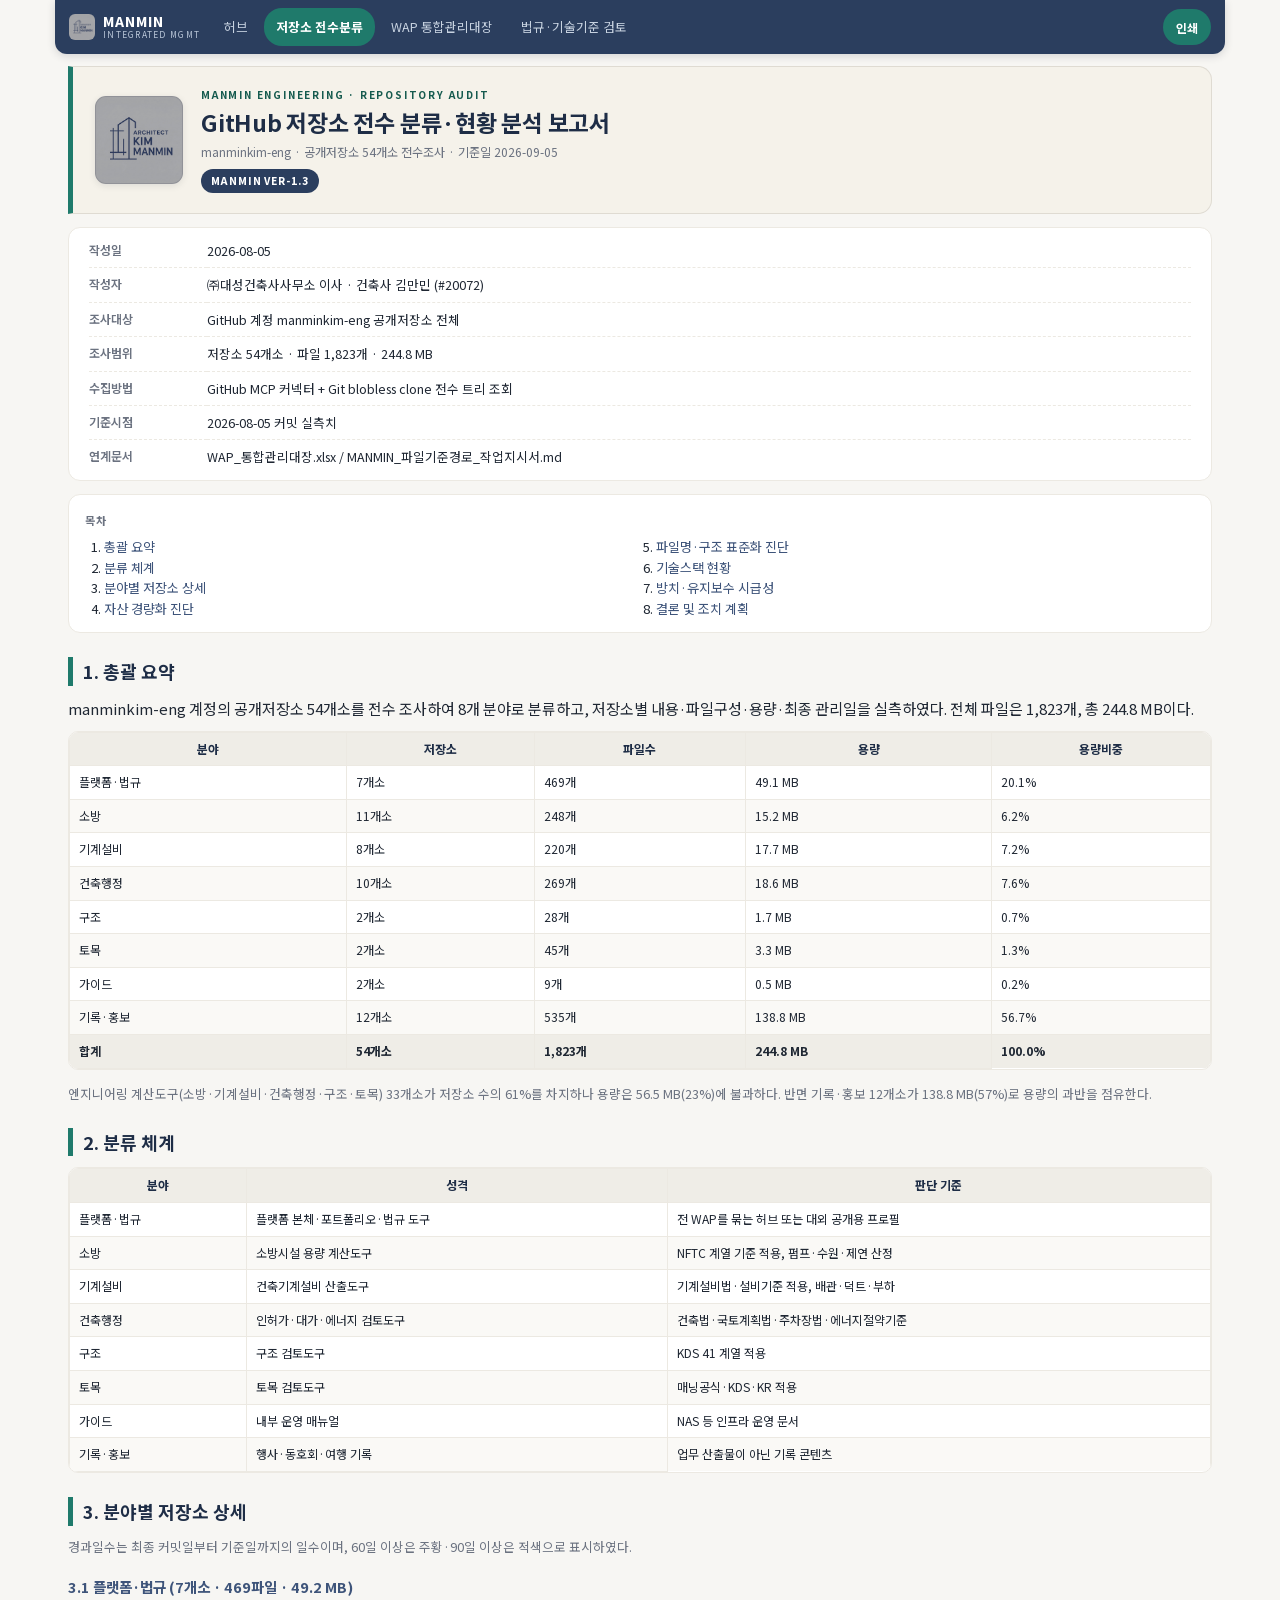
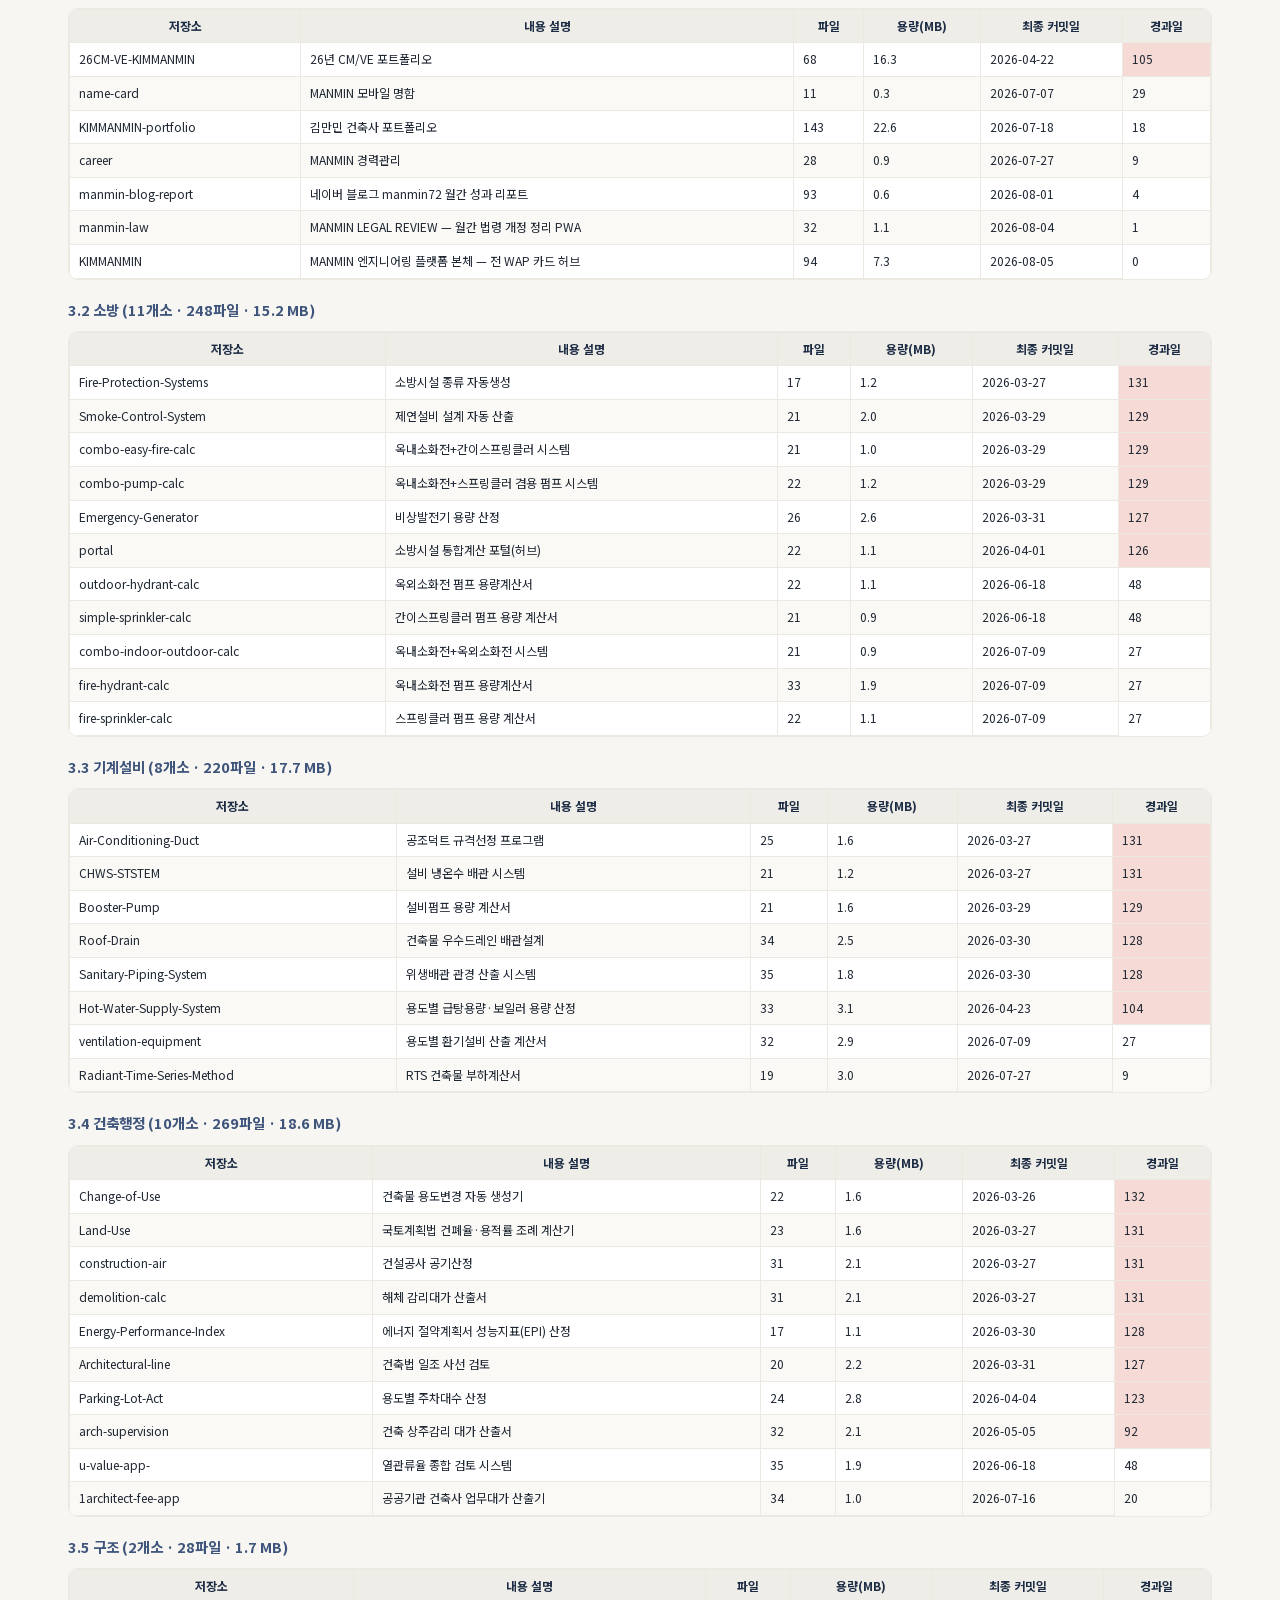
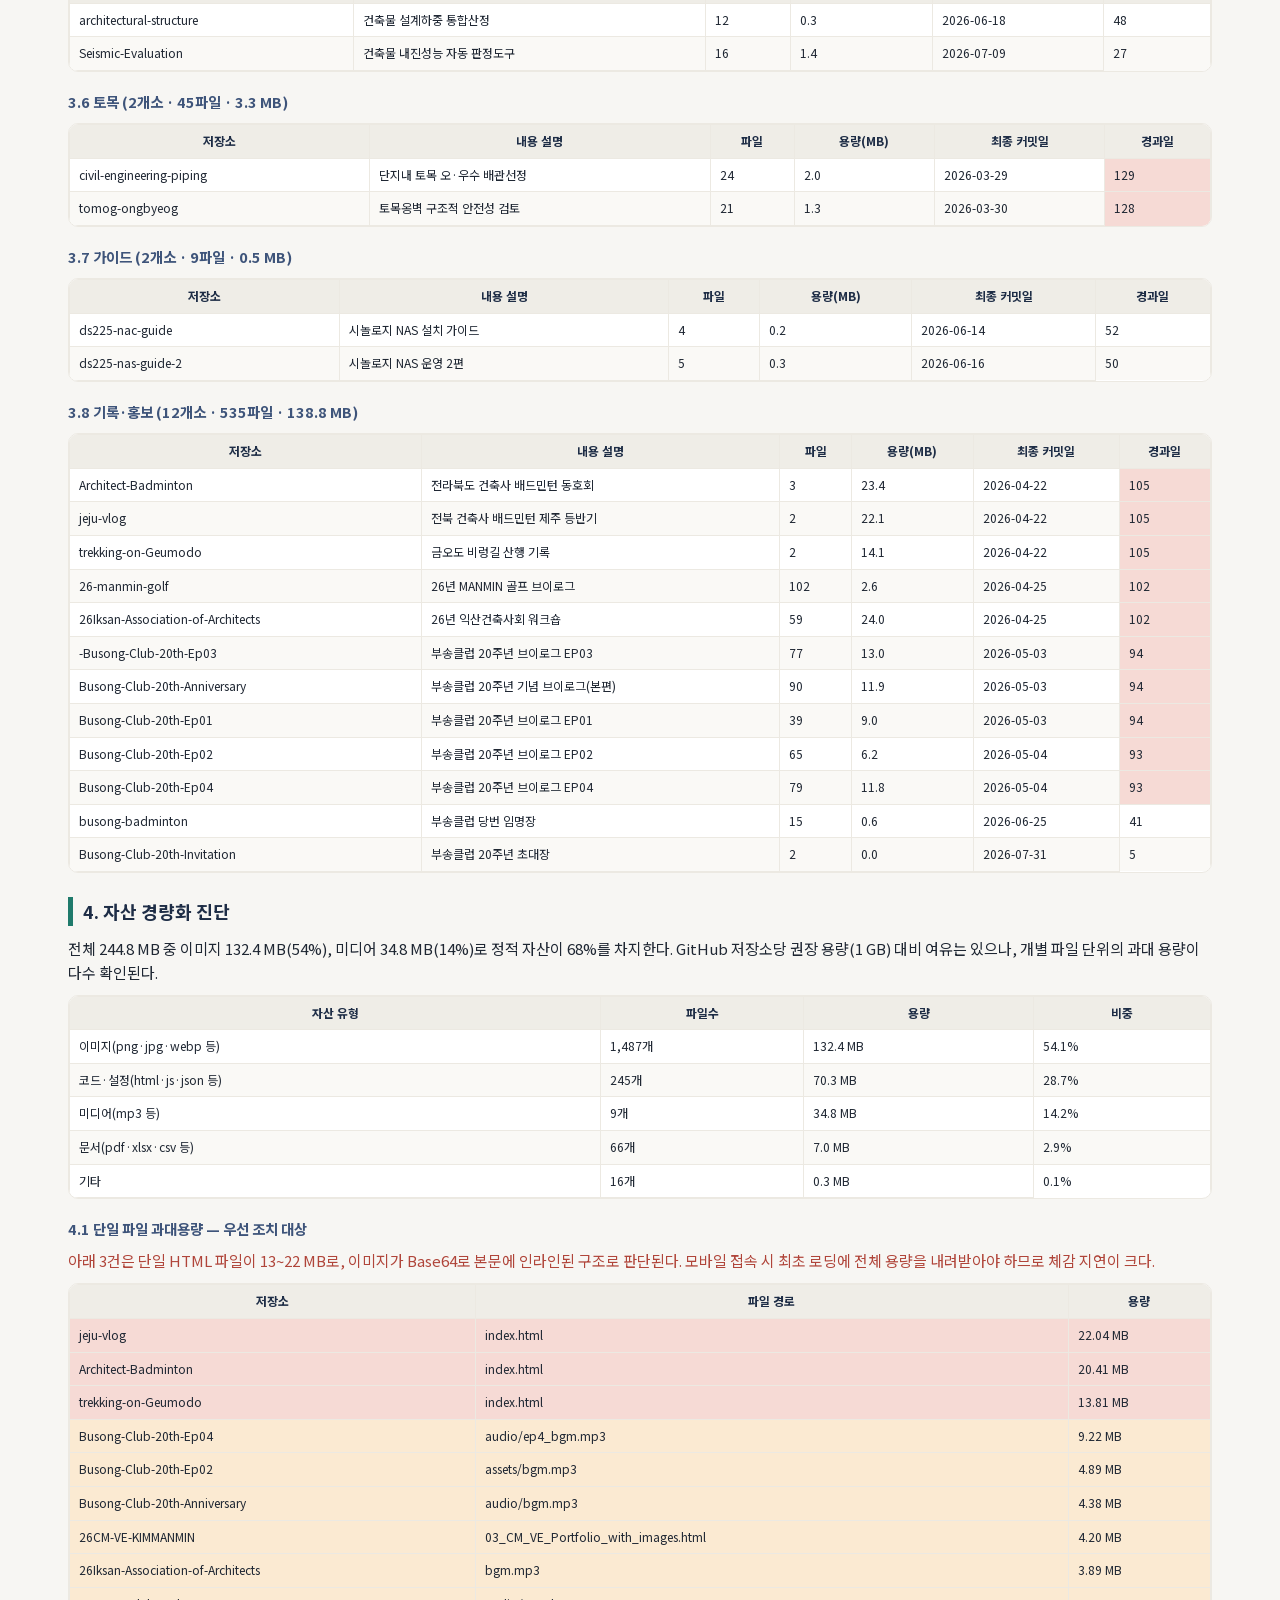
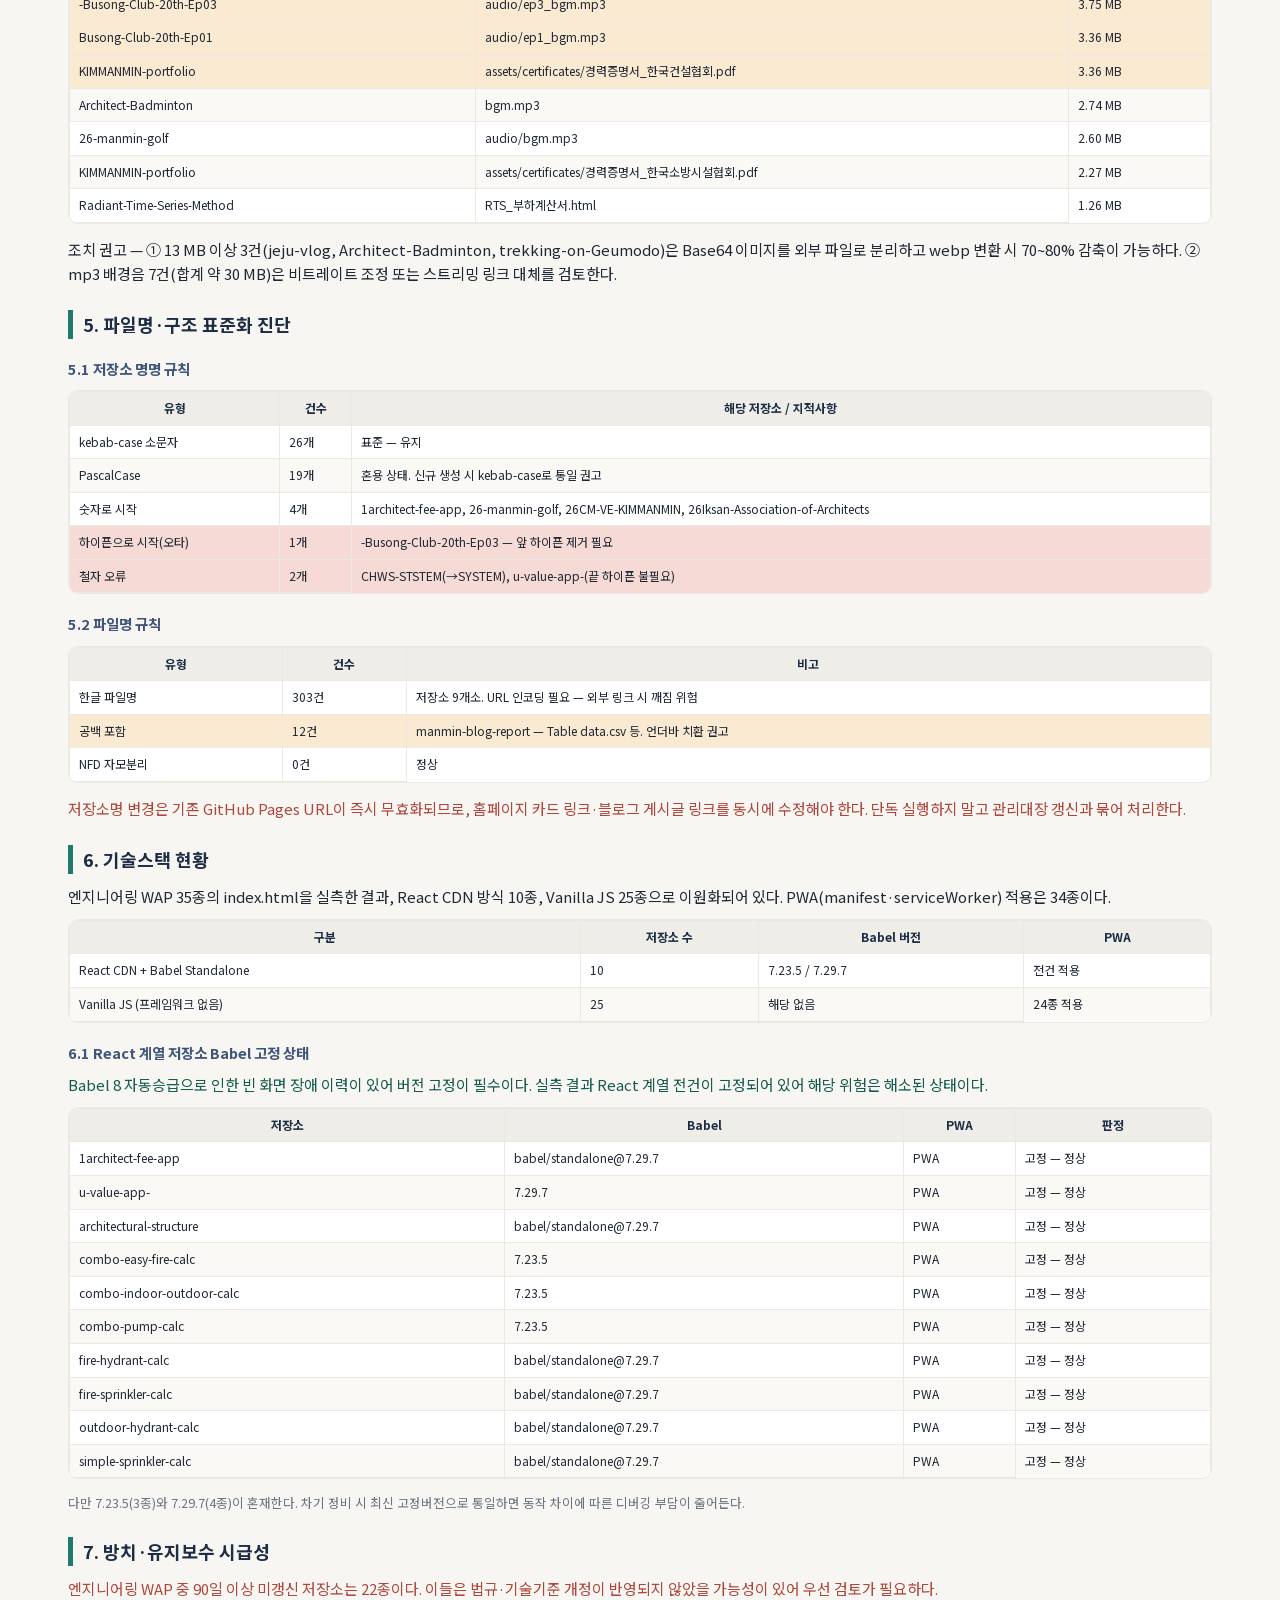
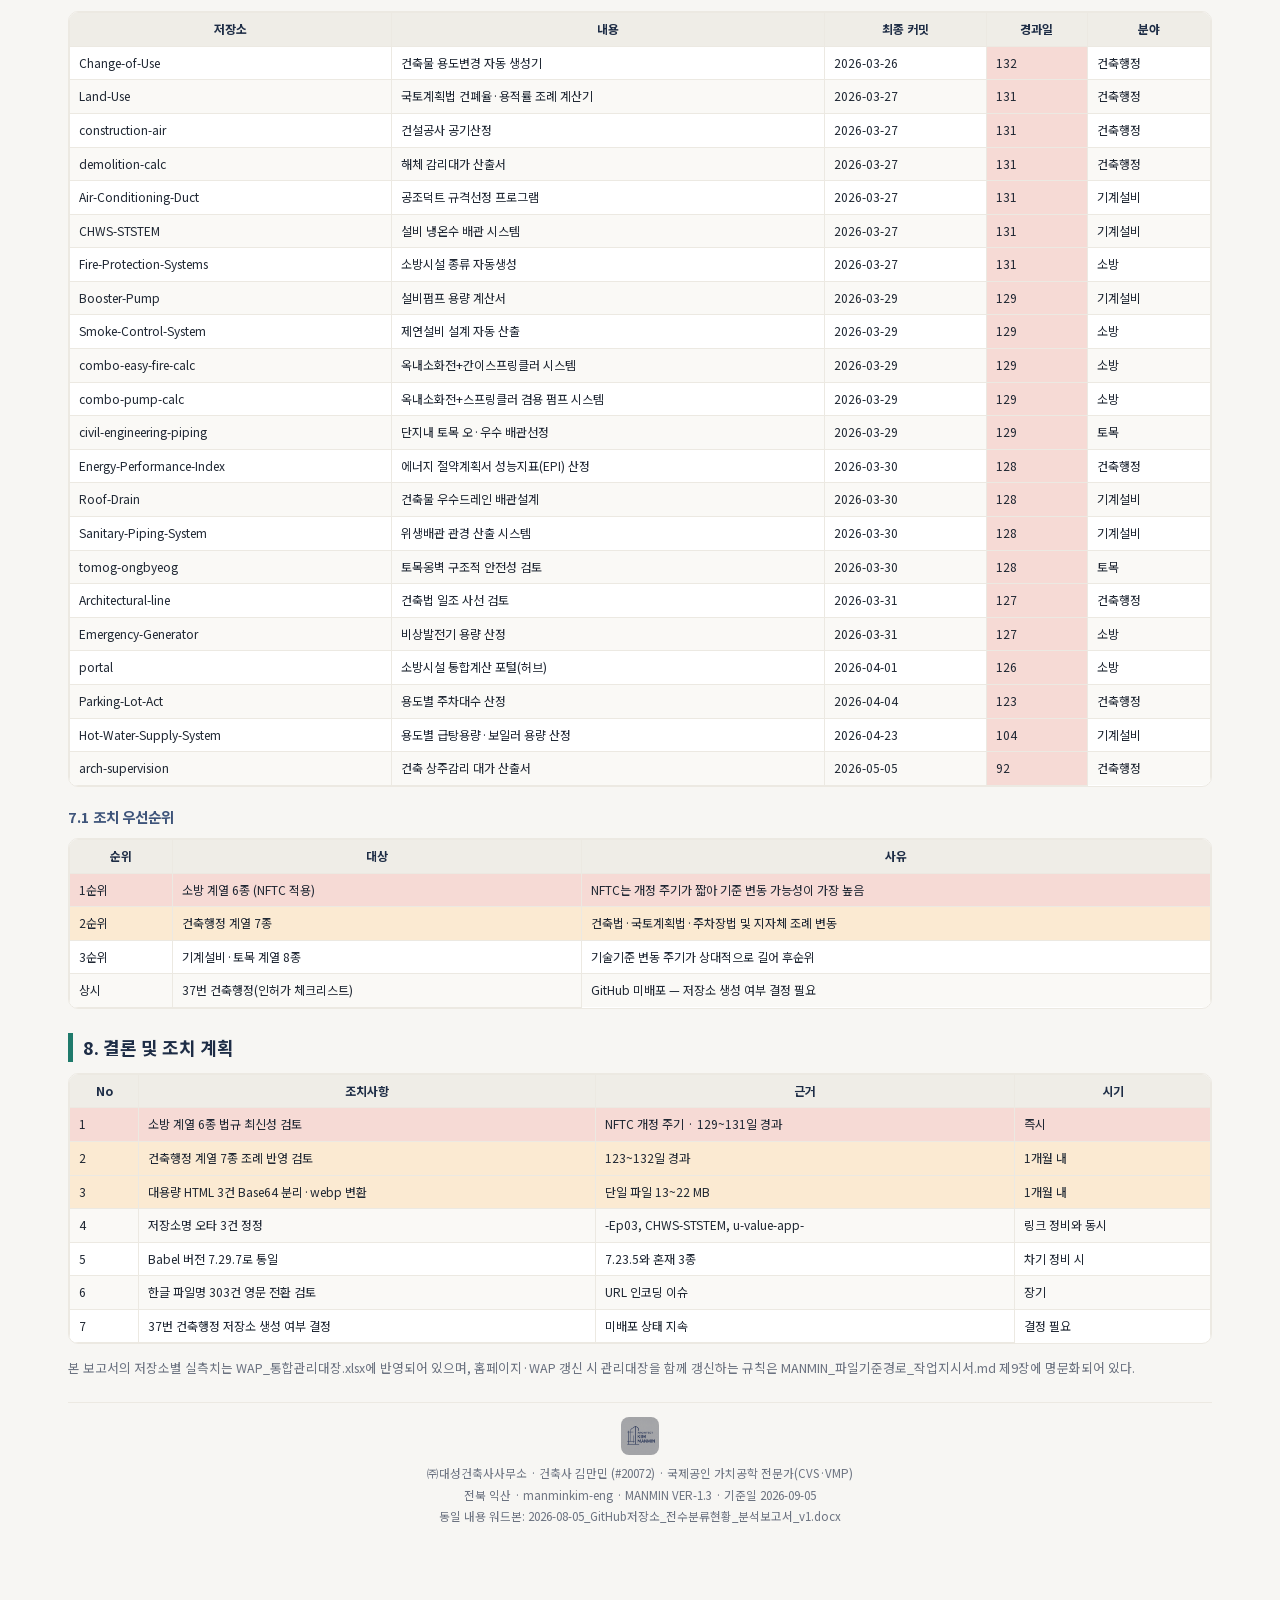
<file: repo-audit.html>
<!DOCTYPE html>
<html lang="ko">
<head>
<meta charset="UTF-8">
<meta name="viewport" content="width=device-width,initial-scale=1,viewport-fit=cover">
<meta name="theme-color" content="#2B3E5E">
<meta name="description" content="manminkim-eng 공개저장소 54개소 전수조사 — 분류·자산·표준화·기술스택·시급성 분석">
<meta name="format-detection" content="telephone=no">
<title>GitHub 저장소 전수 분류·현황 분석 보고서 · MANMIN</title>
<link rel="icon" href="assets/favicon.png">
<link rel="apple-touch-icon" href="assets/apple-touch-icon.png">
<link rel="manifest" href="manifest.json">
<meta name="mobile-web-app-capable" content="yes">
<meta name="apple-mobile-web-app-capable" content="yes">
<meta name="apple-mobile-web-app-status-bar-style" content="black-translucent">
<meta name="apple-mobile-web-app-title" content="MANMIN 허브">
<meta name="application-name" content="MANMIN 허브">

<link rel="stylesheet" href="assets/manmin.css">
<style>:root{--accent:#1F7A6B;--accent-d:#155A4E;}</style>
<script src="assets/manmin.js" defer></script>
</head>
<body data-mm="repo">
<div class="wrap">
<div class="mm-nav no-print">
 <a class="mm-brand" href="index.html">
   <img src="assets/manmin-logo.jpg" alt="MANMIN">
   <b>MANMIN<span>INTEGRATED MGMT</span></b>
 </a>
 <nav class="mm-links"><a href="index.html" data-k="hub">허브</a><a href="repo-audit.html" data-k="repo">저장소 전수분류</a><a href="wap-registry.html" data-k="reg">WAP 통합관리대장</a><a href="law-review.html" data-k="law">법규·기술기준 검토</a></nav>
 <div class="mm-actions">
  <button type="button" class="mm-install" id="mm-install" hidden>＋ 설치</button>
  <button type="button" class="mm-print" onclick="window.print()">인쇄</button>
 </div>
</div>

<header class="mm-head">
 <div class="mm-logo"><img src="assets/manmin-logo.jpg" alt="ARCHITECT KIM MANMIN"></div>
 <div class="txt">
  <p class="mm-kicker">MANMIN ENGINEERING · REPOSITORY AUDIT</p>
  <h1>GitHub 저장소 전수 분류·현황 분석 보고서</h1>
  <p class="sub">manminkim-eng · 공개저장소 54개소 전수조사 · 기준일 2026-09-05</p>
  <div class="mm-ver">MANMIN VER-1.3</div>
 </div>
</header>
<section class="meta"><table><tr><th>작성일</th><td>2026-08-05</td></tr><tr><th>작성자</th><td>㈜대성건축사사무소 이사 · 건축사 김만민 (#20072)</td></tr><tr><th>조사대상</th><td>GitHub 계정 manminkim-eng 공개저장소 전체</td></tr><tr><th>조사범위</th><td>저장소 54개소 · 파일 1,823개 · 244.8 MB</td></tr><tr><th>수집방법</th><td>GitHub MCP 커넥터 + Git blobless clone 전수 트리 조회</td></tr><tr><th>기준시점</th><td>2026-08-05 커밋 실측치</td></tr><tr><th>연계문서</th><td>WAP_통합관리대장.xlsx / MANMIN_파일기준경로_작업지시서.md</td></tr></table></section><div class="toc"><b>목차</b><ol>
<li><a href="#s1">총괄 요약</a></li><li><a href="#s2">분류 체계</a></li>
<li><a href="#s3">분야별 저장소 상세</a></li><li><a href="#s4">자산 경량화 진단</a></li>
<li><a href="#s5">파일명·구조 표준화 진단</a></li><li><a href="#s6">기술스택 현황</a></li>
<li><a href="#s7">방치·유지보수 시급성</a></li><li><a href="#s8">결론 및 조치 계획</a></li>
</ol></div>
<h2 id="s1">1. 총괄 요약</h2>
<p>manminkim-eng 계정의 공개저장소 54개소를 전수 조사하여 8개 분야로 분류하고, 저장소별 내용·파일구성·용량·최종 관리일을 실측하였다. 전체 파일은 1,823개, 총 244.8 MB이다.</p>
<div class="tw"><table><thead><tr><th>분야</th><th>저장소</th><th>파일수</th><th>용량</th><th>용량비중</th></tr></thead><tbody><tr><td class="">플랫폼·법규</td><td class="">7개소</td><td class="">469개</td><td class="">49.1 MB</td><td class="">20.1%</td></tr><tr><td class="alt">소방</td><td class="alt">11개소</td><td class="alt">248개</td><td class="alt">15.2 MB</td><td class="alt">6.2%</td></tr><tr><td class="">기계설비</td><td class="">8개소</td><td class="">220개</td><td class="">17.7 MB</td><td class="">7.2%</td></tr><tr><td class="alt">건축행정</td><td class="alt">10개소</td><td class="alt">269개</td><td class="alt">18.6 MB</td><td class="alt">7.6%</td></tr><tr><td class="">구조</td><td class="">2개소</td><td class="">28개</td><td class="">1.7 MB</td><td class="">0.7%</td></tr><tr><td class="alt">토목</td><td class="alt">2개소</td><td class="alt">45개</td><td class="alt">3.3 MB</td><td class="alt">1.3%</td></tr><tr><td class="">가이드</td><td class="">2개소</td><td class="">9개</td><td class="">0.5 MB</td><td class="">0.2%</td></tr><tr><td class="alt">기록·홍보</td><td class="alt">12개소</td><td class="alt">535개</td><td class="alt">138.8 MB</td><td class="alt">56.7%</td></tr><tr><td class="hd">합계</td><td class="hd">54개소</td><td class="hd">1,823개</td><td class="hd">244.8 MB</td><td class="hd">100.0%</td></tr></tbody></table></div>
<p class="sm" style="color:var(--sub)">엔지니어링 계산도구(소방·기계설비·건축행정·구조·토목) 33개소가 저장소 수의 61%를 차지하나 용량은 56.5 MB(23%)에 불과하다. 반면 기록·홍보 12개소가 138.8 MB(57%)로 용량의 과반을 점유한다.</p>
<h2 id="s2">2. 분류 체계</h2>
<div class="tw"><table><thead><tr><th>분야</th><th>성격</th><th>판단 기준</th></tr></thead><tbody><tr><td class="">플랫폼·법규</td><td class="">플랫폼 본체·포트폴리오·법규 도구</td><td class="">전 WAP를 묶는 허브 또는 대외 공개용 프로필</td></tr><tr><td class="alt">소방</td><td class="alt">소방시설 용량 계산도구</td><td class="alt">NFTC 계열 기준 적용, 펌프·수원·제연 산정</td></tr><tr><td class="">기계설비</td><td class="">건축기계설비 산출도구</td><td class="">기계설비법·설비기준 적용, 배관·덕트·부하</td></tr><tr><td class="alt">건축행정</td><td class="alt">인허가·대가·에너지 검토도구</td><td class="alt">건축법·국토계획법·주차장법·에너지절약기준</td></tr><tr><td class="">구조</td><td class="">구조 검토도구</td><td class="">KDS 41 계열 적용</td></tr><tr><td class="alt">토목</td><td class="alt">토목 검토도구</td><td class="alt">매닝공식·KDS·KR 적용</td></tr><tr><td class="">가이드</td><td class="">내부 운영 매뉴얼</td><td class="">NAS 등 인프라 운영 문서</td></tr><tr><td class="alt">기록·홍보</td><td class="alt">행사·동호회·여행 기록</td><td class="alt">업무 산출물이 아닌 기록 콘텐츠</td></tr></tbody></table></div>
<h2 id="s3">3. 분야별 저장소 상세</h2>
<p class="sm" style="color:var(--sub)">경과일수는 최종 커밋일부터 기준일까지의 일수이며, 60일 이상은 주황·90일 이상은 적색으로 표시하였다.</p>
<h3>3.1 플랫폼·법규 (7개소 · 469파일 · 49.2 MB)</h3>
<div class="tw"><table><thead><tr><th>저장소</th><th>내용 설명</th><th>파일</th><th>용량(MB)</th><th>최종 커밋일</th><th>경과일</th></tr></thead><tbody><tr><td class="">26CM-VE-KIMMANMIN</td><td class="">26년 CM/VE 포트폴리오</td><td class="">68</td><td class="">16.3</td><td class="">2026-04-22</td><td class="bad">105</td></tr><tr><td class="alt">name-card</td><td class="alt">MANMIN 모바일 명함</td><td class="alt">11</td><td class="alt">0.3</td><td class="alt">2026-07-07</td><td class="alt">29</td></tr><tr><td class="">KIMMANMIN-portfolio</td><td class="">김만민 건축사 포트폴리오</td><td class="">143</td><td class="">22.6</td><td class="">2026-07-18</td><td class="">18</td></tr><tr><td class="alt">career</td><td class="alt">MANMIN 경력관리</td><td class="alt">28</td><td class="alt">0.9</td><td class="alt">2026-07-27</td><td class="alt">9</td></tr><tr><td class="">manmin-blog-report</td><td class="">네이버 블로그 manmin72 월간 성과 리포트</td><td class="">93</td><td class="">0.6</td><td class="">2026-08-01</td><td class="">4</td></tr><tr><td class="alt">manmin-law</td><td class="alt">MANMIN LEGAL REVIEW — 월간 법령 개정 정리 PWA</td><td class="alt">32</td><td class="alt">1.1</td><td class="alt">2026-08-04</td><td class="alt">1</td></tr><tr><td class="">KIMMANMIN</td><td class="">MANMIN 엔지니어링 플랫폼 본체 — 전 WAP 카드 허브</td><td class="">94</td><td class="">7.3</td><td class="">2026-08-05</td><td class="">0</td></tr></tbody></table></div>
<h3>3.2 소방 (11개소 · 248파일 · 15.2 MB)</h3>
<div class="tw"><table><thead><tr><th>저장소</th><th>내용 설명</th><th>파일</th><th>용량(MB)</th><th>최종 커밋일</th><th>경과일</th></tr></thead><tbody><tr><td class="">Fire-Protection-Systems</td><td class="">소방시설 종류 자동생성</td><td class="">17</td><td class="">1.2</td><td class="">2026-03-27</td><td class="bad">131</td></tr><tr><td class="alt">Smoke-Control-System</td><td class="alt">제연설비 설계 자동 산출</td><td class="alt">21</td><td class="alt">2.0</td><td class="alt">2026-03-29</td><td class="bad">129</td></tr><tr><td class="">combo-easy-fire-calc</td><td class="">옥내소화전+간이스프링클러 시스템</td><td class="">21</td><td class="">1.0</td><td class="">2026-03-29</td><td class="bad">129</td></tr><tr><td class="alt">combo-pump-calc</td><td class="alt">옥내소화전+스프링클러 겸용 펌프 시스템</td><td class="alt">22</td><td class="alt">1.2</td><td class="alt">2026-03-29</td><td class="bad">129</td></tr><tr><td class="">Emergency-Generator</td><td class="">비상발전기 용량 산정</td><td class="">26</td><td class="">2.6</td><td class="">2026-03-31</td><td class="bad">127</td></tr><tr><td class="alt">portal</td><td class="alt">소방시설 통합계산 포털(허브)</td><td class="alt">22</td><td class="alt">1.1</td><td class="alt">2026-04-01</td><td class="bad">126</td></tr><tr><td class="">outdoor-hydrant-calc</td><td class="">옥외소화전 펌프 용량계산서</td><td class="">22</td><td class="">1.1</td><td class="">2026-06-18</td><td class="">48</td></tr><tr><td class="alt">simple-sprinkler-calc</td><td class="alt">간이스프링클러 펌프 용량 계산서</td><td class="alt">21</td><td class="alt">0.9</td><td class="alt">2026-06-18</td><td class="alt">48</td></tr><tr><td class="">combo-indoor-outdoor-calc</td><td class="">옥내소화전+옥외소화전 시스템</td><td class="">21</td><td class="">0.9</td><td class="">2026-07-09</td><td class="">27</td></tr><tr><td class="alt">fire-hydrant-calc</td><td class="alt">옥내소화전 펌프 용량계산서</td><td class="alt">33</td><td class="alt">1.9</td><td class="alt">2026-07-09</td><td class="alt">27</td></tr><tr><td class="">fire-sprinkler-calc</td><td class="">스프링클러 펌프 용량 계산서</td><td class="">22</td><td class="">1.1</td><td class="">2026-07-09</td><td class="">27</td></tr></tbody></table></div>
<h3>3.3 기계설비 (8개소 · 220파일 · 17.7 MB)</h3>
<div class="tw"><table><thead><tr><th>저장소</th><th>내용 설명</th><th>파일</th><th>용량(MB)</th><th>최종 커밋일</th><th>경과일</th></tr></thead><tbody><tr><td class="">Air-Conditioning-Duct</td><td class="">공조덕트 규격선정 프로그램</td><td class="">25</td><td class="">1.6</td><td class="">2026-03-27</td><td class="bad">131</td></tr><tr><td class="alt">CHWS-STSTEM</td><td class="alt">설비 냉온수 배관 시스템</td><td class="alt">21</td><td class="alt">1.2</td><td class="alt">2026-03-27</td><td class="bad">131</td></tr><tr><td class="">Booster-Pump</td><td class="">설비펌프 용량 계산서</td><td class="">21</td><td class="">1.6</td><td class="">2026-03-29</td><td class="bad">129</td></tr><tr><td class="alt">Roof-Drain</td><td class="alt">건축물 우수드레인 배관설계</td><td class="alt">34</td><td class="alt">2.5</td><td class="alt">2026-03-30</td><td class="bad">128</td></tr><tr><td class="">Sanitary-Piping-System</td><td class="">위생배관 관경 산출 시스템</td><td class="">35</td><td class="">1.8</td><td class="">2026-03-30</td><td class="bad">128</td></tr><tr><td class="alt">Hot-Water-Supply-System</td><td class="alt">용도별 급탕용량·보일러 용량 산정</td><td class="alt">33</td><td class="alt">3.1</td><td class="alt">2026-04-23</td><td class="bad">104</td></tr><tr><td class="">ventilation-equipment</td><td class="">용도별 환기설비 산출 계산서</td><td class="">32</td><td class="">2.9</td><td class="">2026-07-09</td><td class="">27</td></tr><tr><td class="alt">Radiant-Time-Series-Method</td><td class="alt">RTS 건축물 부하계산서</td><td class="alt">19</td><td class="alt">3.0</td><td class="alt">2026-07-27</td><td class="alt">9</td></tr></tbody></table></div>
<h3>3.4 건축행정 (10개소 · 269파일 · 18.6 MB)</h3>
<div class="tw"><table><thead><tr><th>저장소</th><th>내용 설명</th><th>파일</th><th>용량(MB)</th><th>최종 커밋일</th><th>경과일</th></tr></thead><tbody><tr><td class="">Change-of-Use</td><td class="">건축물 용도변경 자동 생성기</td><td class="">22</td><td class="">1.6</td><td class="">2026-03-26</td><td class="bad">132</td></tr><tr><td class="alt">Land-Use</td><td class="alt">국토계획법 건폐율·용적률 조례 계산기</td><td class="alt">23</td><td class="alt">1.6</td><td class="alt">2026-03-27</td><td class="bad">131</td></tr><tr><td class="">construction-air</td><td class="">건설공사 공기산정</td><td class="">31</td><td class="">2.1</td><td class="">2026-03-27</td><td class="bad">131</td></tr><tr><td class="alt">demolition-calc</td><td class="alt">해체 감리대가 산출서</td><td class="alt">31</td><td class="alt">2.1</td><td class="alt">2026-03-27</td><td class="bad">131</td></tr><tr><td class="">Energy-Performance-Index</td><td class="">에너지 절약계획서 성능지표(EPI) 산정</td><td class="">17</td><td class="">1.1</td><td class="">2026-03-30</td><td class="bad">128</td></tr><tr><td class="alt">Architectural-line</td><td class="alt">건축법 일조 사선 검토</td><td class="alt">20</td><td class="alt">2.2</td><td class="alt">2026-03-31</td><td class="bad">127</td></tr><tr><td class="">Parking-Lot-Act</td><td class="">용도별 주차대수 산정</td><td class="">24</td><td class="">2.8</td><td class="">2026-04-04</td><td class="bad">123</td></tr><tr><td class="alt">arch-supervision</td><td class="alt">건축 상주감리 대가 산출서</td><td class="alt">32</td><td class="alt">2.1</td><td class="alt">2026-05-05</td><td class="bad">92</td></tr><tr><td class="">u-value-app-</td><td class="">열관류율 종합 검토 시스템</td><td class="">35</td><td class="">1.9</td><td class="">2026-06-18</td><td class="">48</td></tr><tr><td class="alt">1architect-fee-app</td><td class="alt">공공기관 건축사 업무대가 산출기</td><td class="alt">34</td><td class="alt">1.0</td><td class="alt">2026-07-16</td><td class="alt">20</td></tr></tbody></table></div>
<h3>3.5 구조 (2개소 · 28파일 · 1.7 MB)</h3>
<div class="tw"><table><thead><tr><th>저장소</th><th>내용 설명</th><th>파일</th><th>용량(MB)</th><th>최종 커밋일</th><th>경과일</th></tr></thead><tbody><tr><td class="">architectural-structure</td><td class="">건축물 설계하중 통합산정</td><td class="">12</td><td class="">0.3</td><td class="">2026-06-18</td><td class="">48</td></tr><tr><td class="alt">Seismic-Evaluation</td><td class="alt">건축물 내진성능 자동 판정도구</td><td class="alt">16</td><td class="alt">1.4</td><td class="alt">2026-07-09</td><td class="alt">27</td></tr></tbody></table></div>
<h3>3.6 토목 (2개소 · 45파일 · 3.3 MB)</h3>
<div class="tw"><table><thead><tr><th>저장소</th><th>내용 설명</th><th>파일</th><th>용량(MB)</th><th>최종 커밋일</th><th>경과일</th></tr></thead><tbody><tr><td class="">civil-engineering-piping</td><td class="">단지내 토목 오·우수 배관선정</td><td class="">24</td><td class="">2.0</td><td class="">2026-03-29</td><td class="bad">129</td></tr><tr><td class="alt">tomog-ongbyeog</td><td class="alt">토목옹벽 구조적 안전성 검토</td><td class="alt">21</td><td class="alt">1.3</td><td class="alt">2026-03-30</td><td class="bad">128</td></tr></tbody></table></div>
<h3>3.7 가이드 (2개소 · 9파일 · 0.5 MB)</h3>
<div class="tw"><table><thead><tr><th>저장소</th><th>내용 설명</th><th>파일</th><th>용량(MB)</th><th>최종 커밋일</th><th>경과일</th></tr></thead><tbody><tr><td class="">ds225-nac-guide</td><td class="">시놀로지 NAS 설치 가이드</td><td class="">4</td><td class="">0.2</td><td class="">2026-06-14</td><td class="">52</td></tr><tr><td class="alt">ds225-nas-guide-2</td><td class="alt">시놀로지 NAS 운영 2편</td><td class="alt">5</td><td class="alt">0.3</td><td class="alt">2026-06-16</td><td class="alt">50</td></tr></tbody></table></div>
<h3>3.8 기록·홍보 (12개소 · 535파일 · 138.8 MB)</h3>
<div class="tw"><table><thead><tr><th>저장소</th><th>내용 설명</th><th>파일</th><th>용량(MB)</th><th>최종 커밋일</th><th>경과일</th></tr></thead><tbody><tr><td class="">Architect-Badminton</td><td class="">전라북도 건축사 배드민턴 동호회</td><td class="">3</td><td class="">23.4</td><td class="">2026-04-22</td><td class="bad">105</td></tr><tr><td class="alt">jeju-vlog</td><td class="alt">전북 건축사 배드민턴 제주 등반기</td><td class="alt">2</td><td class="alt">22.1</td><td class="alt">2026-04-22</td><td class="bad">105</td></tr><tr><td class="">trekking-on-Geumodo</td><td class="">금오도 비렁길 산행 기록</td><td class="">2</td><td class="">14.1</td><td class="">2026-04-22</td><td class="bad">105</td></tr><tr><td class="alt">26-manmin-golf</td><td class="alt">26년 MANMIN 골프 브이로그</td><td class="alt">102</td><td class="alt">2.6</td><td class="alt">2026-04-25</td><td class="bad">102</td></tr><tr><td class="">26Iksan-Association-of-Architects</td><td class="">26년 익산건축사회 워크숍</td><td class="">59</td><td class="">24.0</td><td class="">2026-04-25</td><td class="bad">102</td></tr><tr><td class="alt">-Busong-Club-20th-Ep03</td><td class="alt">부송클럽 20주년 브이로그 EP03</td><td class="alt">77</td><td class="alt">13.0</td><td class="alt">2026-05-03</td><td class="bad">94</td></tr><tr><td class="">Busong-Club-20th-Anniversary</td><td class="">부송클럽 20주년 기념 브이로그(본편)</td><td class="">90</td><td class="">11.9</td><td class="">2026-05-03</td><td class="bad">94</td></tr><tr><td class="alt">Busong-Club-20th-Ep01</td><td class="alt">부송클럽 20주년 브이로그 EP01</td><td class="alt">39</td><td class="alt">9.0</td><td class="alt">2026-05-03</td><td class="bad">94</td></tr><tr><td class="">Busong-Club-20th-Ep02</td><td class="">부송클럽 20주년 브이로그 EP02</td><td class="">65</td><td class="">6.2</td><td class="">2026-05-04</td><td class="bad">93</td></tr><tr><td class="alt">Busong-Club-20th-Ep04</td><td class="alt">부송클럽 20주년 브이로그 EP04</td><td class="alt">79</td><td class="alt">11.8</td><td class="alt">2026-05-04</td><td class="bad">93</td></tr><tr><td class="">busong-badminton</td><td class="">부송클럽 당번 임명장</td><td class="">15</td><td class="">0.6</td><td class="">2026-06-25</td><td class="">41</td></tr><tr><td class="alt">Busong-Club-20th-Invitation</td><td class="alt">부송클럽 20주년 초대장</td><td class="alt">2</td><td class="alt">0.0</td><td class="alt">2026-07-31</td><td class="alt">5</td></tr></tbody></table></div>
<h2 id="s4">4. 자산 경량화 진단</h2>
<p>전체 244.8 MB 중 이미지 132.4 MB(54%), 미디어 34.8 MB(14%)로 정적 자산이 68%를 차지한다. GitHub 저장소당 권장 용량(1 GB) 대비 여유는 있으나, 개별 파일 단위의 과대 용량이 다수 확인된다.</p>
<div class="tw"><table><thead><tr><th>자산 유형</th><th>파일수</th><th>용량</th><th>비중</th></tr></thead><tbody><tr><td class="">이미지(png·jpg·webp 등)</td><td class="">1,487개</td><td class="">132.4 MB</td><td class="">54.1%</td></tr><tr><td class="alt">코드·설정(html·js·json 등)</td><td class="alt">245개</td><td class="alt">70.3 MB</td><td class="alt">28.7%</td></tr><tr><td class="">미디어(mp3 등)</td><td class="">9개</td><td class="">34.8 MB</td><td class="">14.2%</td></tr><tr><td class="alt">문서(pdf·xlsx·csv 등)</td><td class="alt">66개</td><td class="alt">7.0 MB</td><td class="alt">2.9%</td></tr><tr><td class="">기타</td><td class="">16개</td><td class="">0.3 MB</td><td class="">0.1%</td></tr></tbody></table></div>
<h3>4.1 단일 파일 과대용량 — 우선 조치 대상</h3>
<p style="color:var(--red)">아래 3건은 단일 HTML 파일이 13~22 MB로, 이미지가 Base64로 본문에 인라인된 구조로 판단된다. 모바일 접속 시 최초 로딩에 전체 용량을 내려받아야 하므로 체감 지연이 크다.</p>
<div class="tw"><table><thead><tr><th>저장소</th><th>파일 경로</th><th>용량</th></tr></thead><tbody><tr><td class="bad">jeju-vlog</td><td class="bad">index.html</td><td class="bad">22.04 MB</td></tr><tr><td class="bad">Architect-Badminton</td><td class="bad">index.html</td><td class="bad">20.41 MB</td></tr><tr><td class="bad">trekking-on-Geumodo</td><td class="bad">index.html</td><td class="bad">13.81 MB</td></tr><tr><td class="warn">Busong-Club-20th-Ep04</td><td class="warn">audio/ep4_bgm.mp3</td><td class="warn">9.22 MB</td></tr><tr><td class="warn">Busong-Club-20th-Ep02</td><td class="warn">assets/bgm.mp3</td><td class="warn">4.89 MB</td></tr><tr><td class="warn">Busong-Club-20th-Anniversary</td><td class="warn">audio/bgm.mp3</td><td class="warn">4.38 MB</td></tr><tr><td class="warn">26CM-VE-KIMMANMIN</td><td class="warn">03_CM_VE_Portfolio_with_images.html</td><td class="warn">4.20 MB</td></tr><tr><td class="warn">26Iksan-Association-of-Architects</td><td class="warn">bgm.mp3</td><td class="warn">3.89 MB</td></tr><tr><td class="warn">-Busong-Club-20th-Ep03</td><td class="warn">audio/ep3_bgm.mp3</td><td class="warn">3.75 MB</td></tr><tr><td class="warn">Busong-Club-20th-Ep01</td><td class="warn">audio/ep1_bgm.mp3</td><td class="warn">3.36 MB</td></tr><tr><td class="warn">KIMMANMIN-portfolio</td><td class="warn">assets/certificates/경력증명서_한국건설협회.pdf</td><td class="warn">3.36 MB</td></tr><tr><td class="alt">Architect-Badminton</td><td class="alt">bgm.mp3</td><td class="alt">2.74 MB</td></tr><tr><td class="">26-manmin-golf</td><td class="">audio/bgm.mp3</td><td class="">2.60 MB</td></tr><tr><td class="alt">KIMMANMIN-portfolio</td><td class="alt">assets/certificates/경력증명서_한국소방시설협회.pdf</td><td class="alt">2.27 MB</td></tr><tr><td class="">Radiant-Time-Series-Method</td><td class="">RTS_부하계산서.html</td><td class="">1.26 MB</td></tr></tbody></table></div>
<p>조치 권고 — ① 13 MB 이상 3건(jeju-vlog, Architect-Badminton, trekking-on-Geumodo)은 Base64 이미지를 외부 파일로 분리하고 webp 변환 시 70~80% 감축이 가능하다. ② mp3 배경음 7건(합계 약 30 MB)은 비트레이트 조정 또는 스트리밍 링크 대체를 검토한다.</p>
<h2 id="s5">5. 파일명·구조 표준화 진단</h2>
<h3>5.1 저장소 명명 규칙</h3>
<div class="tw"><table><thead><tr><th>유형</th><th>건수</th><th>해당 저장소 / 지적사항</th></tr></thead><tbody><tr><td class="">kebab-case 소문자</td><td class="">26개</td><td class="">표준 — 유지</td></tr><tr><td class="alt">PascalCase</td><td class="alt">19개</td><td class="alt">혼용 상태. 신규 생성 시 kebab-case로 통일 권고</td></tr><tr><td class="">숫자로 시작</td><td class="">4개</td><td class="">1architect-fee-app, 26-manmin-golf, 26CM-VE-KIMMANMIN, 26Iksan-Association-of-Architects</td></tr><tr><td class="bad">하이픈으로 시작(오타)</td><td class="bad">1개</td><td class="bad">-Busong-Club-20th-Ep03 — 앞 하이픈 제거 필요</td></tr><tr><td class="bad">철자 오류</td><td class="bad">2개</td><td class="bad">CHWS-STSTEM(→SYSTEM), u-value-app-(끝 하이픈 불필요)</td></tr></tbody></table></div>
<h3>5.2 파일명 규칙</h3>
<div class="tw"><table><thead><tr><th>유형</th><th>건수</th><th>비고</th></tr></thead><tbody><tr><td class="">한글 파일명</td><td class="">303건</td><td class="">저장소 9개소. URL 인코딩 필요 — 외부 링크 시 깨짐 위험</td></tr><tr><td class="warn">공백 포함</td><td class="warn">12건</td><td class="warn">manmin-blog-report — Table data.csv 등. 언더바 치환 권고</td></tr><tr><td class="">NFD 자모분리</td><td class="">0건</td><td class="">정상</td></tr></tbody></table></div>
<p style="color:var(--red)">저장소명 변경은 기존 GitHub Pages URL이 즉시 무효화되므로, 홈페이지 카드 링크·블로그 게시글 링크를 동시에 수정해야 한다. 단독 실행하지 말고 관리대장 갱신과 묶어 처리한다.</p>
<h2 id="s6">6. 기술스택 현황</h2>
<p>엔지니어링 WAP 35종의 index.html을 실측한 결과, React CDN 방식 10종, Vanilla JS 25종으로 이원화되어 있다. PWA(manifest·serviceWorker) 적용은 34종이다.</p>
<div class="tw"><table><thead><tr><th>구분</th><th>저장소 수</th><th>Babel 버전</th><th>PWA</th></tr></thead><tbody><tr><td class="">React CDN + Babel Standalone</td><td class="">10</td><td class="">7.23.5 / 7.29.7</td><td class="">전건 적용</td></tr><tr><td class="alt">Vanilla JS (프레임워크 없음)</td><td class="alt">25</td><td class="alt">해당 없음</td><td class="alt">24종 적용</td></tr></tbody></table></div>
<h3>6.1 React 계열 저장소 Babel 고정 상태</h3>
<p style="color:var(--accent-d)">Babel 8 자동승급으로 인한 빈 화면 장애 이력이 있어 버전 고정이 필수이다. 실측 결과 React 계열 전건이 고정되어 있어 해당 위험은 해소된 상태이다.</p>
<div class="tw"><table><thead><tr><th>저장소</th><th>Babel</th><th>PWA</th><th>판정</th></tr></thead><tbody><tr><td class="">1architect-fee-app</td><td class="">babel/standalone@7.29.7</td><td class="">PWA</td><td class="">고정 — 정상</td></tr><tr><td class="alt">u-value-app-</td><td class="alt">7.29.7</td><td class="alt">PWA</td><td class="alt">고정 — 정상</td></tr><tr><td class="">architectural-structure</td><td class="">babel/standalone@7.29.7</td><td class="">PWA</td><td class="">고정 — 정상</td></tr><tr><td class="alt">combo-easy-fire-calc</td><td class="alt">7.23.5</td><td class="alt">PWA</td><td class="alt">고정 — 정상</td></tr><tr><td class="">combo-indoor-outdoor-calc</td><td class="">7.23.5</td><td class="">PWA</td><td class="">고정 — 정상</td></tr><tr><td class="alt">combo-pump-calc</td><td class="alt">7.23.5</td><td class="alt">PWA</td><td class="alt">고정 — 정상</td></tr><tr><td class="">fire-hydrant-calc</td><td class="">babel/standalone@7.29.7</td><td class="">PWA</td><td class="">고정 — 정상</td></tr><tr><td class="alt">fire-sprinkler-calc</td><td class="alt">babel/standalone@7.29.7</td><td class="alt">PWA</td><td class="alt">고정 — 정상</td></tr><tr><td class="">outdoor-hydrant-calc</td><td class="">babel/standalone@7.29.7</td><td class="">PWA</td><td class="">고정 — 정상</td></tr><tr><td class="alt">simple-sprinkler-calc</td><td class="alt">babel/standalone@7.29.7</td><td class="alt">PWA</td><td class="alt">고정 — 정상</td></tr></tbody></table></div>
<p class="sm" style="color:var(--sub)">다만 7.23.5(3종)와 7.29.7(4종)이 혼재한다. 차기 정비 시 최신 고정버전으로 통일하면 동작 차이에 따른 디버깅 부담이 줄어든다.</p>
<h2 id="s7">7. 방치·유지보수 시급성</h2>
<p style="color:var(--red)">엔지니어링 WAP 중 90일 이상 미갱신 저장소는 22종이다. 이들은 법규·기술기준 개정이 반영되지 않았을 가능성이 있어 우선 검토가 필요하다.</p>
<div class="tw"><table><thead><tr><th>저장소</th><th>내용</th><th>최종 커밋</th><th>경과일</th><th>분야</th></tr></thead><tbody><tr><td class="">Change-of-Use</td><td class="">건축물 용도변경 자동 생성기</td><td class="">2026-03-26</td><td class="bad">132</td><td class="">건축행정</td></tr><tr><td class="alt">Land-Use</td><td class="alt">국토계획법 건폐율·용적률 조례 계산기</td><td class="alt">2026-03-27</td><td class="bad">131</td><td class="alt">건축행정</td></tr><tr><td class="">construction-air</td><td class="">건설공사 공기산정</td><td class="">2026-03-27</td><td class="bad">131</td><td class="">건축행정</td></tr><tr><td class="alt">demolition-calc</td><td class="alt">해체 감리대가 산출서</td><td class="alt">2026-03-27</td><td class="bad">131</td><td class="alt">건축행정</td></tr><tr><td class="">Air-Conditioning-Duct</td><td class="">공조덕트 규격선정 프로그램</td><td class="">2026-03-27</td><td class="bad">131</td><td class="">기계설비</td></tr><tr><td class="alt">CHWS-STSTEM</td><td class="alt">설비 냉온수 배관 시스템</td><td class="alt">2026-03-27</td><td class="bad">131</td><td class="alt">기계설비</td></tr><tr><td class="">Fire-Protection-Systems</td><td class="">소방시설 종류 자동생성</td><td class="">2026-03-27</td><td class="bad">131</td><td class="">소방</td></tr><tr><td class="alt">Booster-Pump</td><td class="alt">설비펌프 용량 계산서</td><td class="alt">2026-03-29</td><td class="bad">129</td><td class="alt">기계설비</td></tr><tr><td class="">Smoke-Control-System</td><td class="">제연설비 설계 자동 산출</td><td class="">2026-03-29</td><td class="bad">129</td><td class="">소방</td></tr><tr><td class="alt">combo-easy-fire-calc</td><td class="alt">옥내소화전+간이스프링클러 시스템</td><td class="alt">2026-03-29</td><td class="bad">129</td><td class="alt">소방</td></tr><tr><td class="">combo-pump-calc</td><td class="">옥내소화전+스프링클러 겸용 펌프 시스템</td><td class="">2026-03-29</td><td class="bad">129</td><td class="">소방</td></tr><tr><td class="alt">civil-engineering-piping</td><td class="alt">단지내 토목 오·우수 배관선정</td><td class="alt">2026-03-29</td><td class="bad">129</td><td class="alt">토목</td></tr><tr><td class="">Energy-Performance-Index</td><td class="">에너지 절약계획서 성능지표(EPI) 산정</td><td class="">2026-03-30</td><td class="bad">128</td><td class="">건축행정</td></tr><tr><td class="alt">Roof-Drain</td><td class="alt">건축물 우수드레인 배관설계</td><td class="alt">2026-03-30</td><td class="bad">128</td><td class="alt">기계설비</td></tr><tr><td class="">Sanitary-Piping-System</td><td class="">위생배관 관경 산출 시스템</td><td class="">2026-03-30</td><td class="bad">128</td><td class="">기계설비</td></tr><tr><td class="alt">tomog-ongbyeog</td><td class="alt">토목옹벽 구조적 안전성 검토</td><td class="alt">2026-03-30</td><td class="bad">128</td><td class="alt">토목</td></tr><tr><td class="">Architectural-line</td><td class="">건축법 일조 사선 검토</td><td class="">2026-03-31</td><td class="bad">127</td><td class="">건축행정</td></tr><tr><td class="alt">Emergency-Generator</td><td class="alt">비상발전기 용량 산정</td><td class="alt">2026-03-31</td><td class="bad">127</td><td class="alt">소방</td></tr><tr><td class="">portal</td><td class="">소방시설 통합계산 포털(허브)</td><td class="">2026-04-01</td><td class="bad">126</td><td class="">소방</td></tr><tr><td class="alt">Parking-Lot-Act</td><td class="alt">용도별 주차대수 산정</td><td class="alt">2026-04-04</td><td class="bad">123</td><td class="alt">건축행정</td></tr><tr><td class="">Hot-Water-Supply-System</td><td class="">용도별 급탕용량·보일러 용량 산정</td><td class="">2026-04-23</td><td class="bad">104</td><td class="">기계설비</td></tr><tr><td class="alt">arch-supervision</td><td class="alt">건축 상주감리 대가 산출서</td><td class="alt">2026-05-05</td><td class="bad">92</td><td class="alt">건축행정</td></tr></tbody></table></div>
<h3>7.1 조치 우선순위</h3>
<div class="tw"><table><thead><tr><th>순위</th><th>대상</th><th>사유</th></tr></thead><tbody><tr><td class="bad">1순위</td><td class="bad">소방 계열 6종 (NFTC 적용)</td><td class="bad">NFTC는 개정 주기가 짧아 기준 변동 가능성이 가장 높음</td></tr><tr><td class="warn">2순위</td><td class="warn">건축행정 계열 7종</td><td class="warn">건축법·국토계획법·주차장법 및 지자체 조례 변동</td></tr><tr><td class="">3순위</td><td class="">기계설비·토목 계열 8종</td><td class="">기술기준 변동 주기가 상대적으로 길어 후순위</td></tr><tr><td class="alt">상시</td><td class="alt">37번 건축행정(인허가 체크리스트)</td><td class="alt">GitHub 미배포 — 저장소 생성 여부 결정 필요</td></tr></tbody></table></div>
<h2 id="s8">8. 결론 및 조치 계획</h2>
<div class="tw"><table><thead><tr><th>No</th><th>조치사항</th><th>근거</th><th>시기</th></tr></thead><tbody><tr><td class="bad">1</td><td class="bad">소방 계열 6종 법규 최신성 검토</td><td class="bad">NFTC 개정 주기 · 129~131일 경과</td><td class="bad">즉시</td></tr><tr><td class="warn">2</td><td class="warn">건축행정 계열 7종 조례 반영 검토</td><td class="warn">123~132일 경과</td><td class="warn">1개월 내</td></tr><tr><td class="warn">3</td><td class="warn">대용량 HTML 3건 Base64 분리·webp 변환</td><td class="warn">단일 파일 13~22 MB</td><td class="warn">1개월 내</td></tr><tr><td class="alt">4</td><td class="alt">저장소명 오타 3건 정정</td><td class="alt">-Ep03, CHWS-STSTEM, u-value-app-</td><td class="alt">링크 정비와 동시</td></tr><tr><td class="">5</td><td class="">Babel 버전 7.29.7로 통일</td><td class="">7.23.5와 혼재 3종</td><td class="">차기 정비 시</td></tr><tr><td class="alt">6</td><td class="alt">한글 파일명 303건 영문 전환 검토</td><td class="alt">URL 인코딩 이슈</td><td class="alt">장기</td></tr><tr><td class="">7</td><td class="">37번 건축행정 저장소 생성 여부 결정</td><td class="">미배포 상태 지속</td><td class="">결정 필요</td></tr></tbody></table></div>
<p class="sm" style="color:var(--sub)">본 보고서의 저장소별 실측치는 WAP_통합관리대장.xlsx에 반영되어 있으며, 홈페이지·WAP 갱신 시 관리대장을 함께 갱신하는 규칙은 MANMIN_파일기준경로_작업지시서.md 제9장에 명문화되어 있다.</p><footer>
 <span class="lg"><img src="assets/manmin-logo.jpg" alt="MANMIN"></span>
 ㈜대성건축사사무소 · 건축사 김만민 (#20072) · 국제공인 가치공학 전문가(CVS·VMP)<br>
 전북 익산 · manminkim-eng · MANMIN VER-1.3 · 기준일 2026-09-05<br>동일 내용 워드본: 2026-08-05_GitHub저장소_전수분류현황_분석보고서_v1.docx
</footer>
</div>
<nav class="mm-tabs no-print"><a href="index.html" data-k="hub"><i>⌂</i>허브</a><a href="repo-audit.html" data-k="repo"><i>▤</i>저장소</a><a href="wap-registry.html" data-k="reg"><i>▦</i>WAP 대장</a><a href="law-review.html" data-k="law"><i>§</i>법규검토</a></nav>
<!-- MM-HEADER:BEGIN v1.1 -->
<style id="mm-header-local">@media (min-width:768px) and (min-height:600px){.mm-hdr.mm-hdr-c{padding-top:8px!important;padding-bottom:8px!important}.mm-hdr-c h1{margin:0!important}}</style>
<script id="mm-header-js" data-shell="header.mm-head" data-hide=".mm-logo,.mm-kicker,.sub,.mm-ver">
/* manmin-header.js v1.1 — MANMIN 공통 헤더 고정 원본 (2026-11-25, MIN 「추천안대로 진행해줘」 — 데스크톱 · 태블릿만 고정, 휴대폰은 고정 없이)
   v1.1 보강 — matchMedia 없는 브라우저는 고정하지 않음 · check.py 주입 누락 = 실패(Codex 지적, MIN 「1~3 모두 승인」)
   v1.0 (2026-11-25, MIN 「추천안대로 승인」) — 처음 판(모든 화면 고정)
   직접 고치지 말 것: 도구에는 inject.py 로만 넣고 check.py 로 확인한다(MM-PRINT · MM-PROJECT 와 같은 방식).
   동작
   - 고정 화면 조건(MQ, 아래 기본값: 폭 768px 이상 + 높이 600px 이상 = 태블릿 · 데스크톱)에서만 작동한다.
     휴대폰(세로 · 가로 모두)은 조건 밖 → 머리가 지금처럼 스크롤과 함께 올라가고, 도구별 css 도 적용되지 않는다(화면이 원래와 같음).
     화면을 돌리거나 창 크기가 바뀌어 조건이 바뀌면 그 자리에서 고정/해제가 바뀐다.
   - data-shell 로 찾은 머리 덩어리(머리 + 탭)를 position:sticky; top:0 으로 붙인다.
   - 내려서 머리 높이 차(Δ = 전체 − 접힘)만큼 지나면 .mm-hdr-c 를 붙여 data-hide 요소를 숨긴다(접힘).
     접힐 때 줄어든 Δ 만큼 margin-bottom 을 주어 문서 높이를 그대로 둔다 → 내용이 튀지 않고, 스크롤 고정(앵커링) 때문에 접힘/펼침이 되풀이되지 않는다.
   - 지금 보이는 머리 높이를 --mm-hdr-h 로 내보낸다(조건 밖이면 0) → html scroll-padding-top(앵커 · scrollIntoView 가림 방지)와 도구의 다른 sticky 패널이 쓴다.
   - 인쇄 · JPG 출력에는 영향 없음(@media print 에서 static, 머리는 원래 no-print).
   설정(script 태그 속성 · tools.json): data-shell(필수, CSS 선택자) · data-hide(접힐 때 숨길 요소, 없으면 접지 않고 붙이기만) · data-mq(고정 화면 조건, 없으면 MQ 기본값)
   도구별 접힘 여백 등은 tools.json "css" → 같은 구간 안 <style id="mm-header-local"> 로 들어가며, inject 가 같은 MQ 조건(@media)으로 감싼다. */
(function () {
  var MQ_DEFAULT = '(min-width:768px) and (min-height:600px)';
  var S = document.currentScript;
  var SEL = S.getAttribute('data-shell'), HIDE = S.getAttribute('data-hide') || '', MQ = S.getAttribute('data-mq') || MQ_DEFAULT;
  if (!SEL || !window.matchMedia) return;   /* matchMedia 모르는 옛 브라우저 → 스타일도 넣지 않고 지금처럼(휴대폰과 같게) */
  var st = document.createElement('style');
  st.id = 'mm-header-css';
  st.textContent =
    '@media ' + MQ + '{' +
      '.mm-hdr{position:-webkit-sticky;position:sticky;top:0;z-index:1100}' +
      'html{scroll-padding-top:calc(var(--mm-hdr-h,0px) + 8px)}' +
      (HIDE ? '.mm-hdr.mm-hdr-c :is(' + HIDE + '){display:none!important}' : '') +
    '}' +
    '@media print{.mm-hdr{position:static!important;margin-bottom:0!important}html{scroll-padding-top:0!important}}';
  document.head.appendChild(st);
  var mql = window.matchMedia(MQ);
  function active() { return mql.matches; }
  var el = null, full = 0, comp = 0, on = false, raf = 0, lastW = 0;
  function setVar() {
    document.documentElement.style.setProperty('--mm-hdr-h', active() ? (on ? comp : full) + 'px' : '0px');
  }
  function apply(want) {
    on = want;
    el.classList.toggle('mm-hdr-c', on);
    el.style.marginBottom = on ? (full - comp) + 'px' : '';
    setVar();
  }
  function measure() {
    var was = on;
    el.classList.remove('mm-hdr-c'); el.style.marginBottom = '';
    if (!active()) { on = false; full = comp = 0; setVar(); return; }   /* 휴대폰: 고정 · 접힘 없음 */
    full = el.offsetHeight;
    if (HIDE) { el.classList.add('mm-hdr-c'); comp = el.offsetHeight; el.classList.remove('mm-hdr-c'); } else comp = full;
    on = false; apply(was && full - comp > 4); update();
  }
  function update() {
    raf = 0;
    if (!el || !active()) return;
    var d = full - comp, want = d > 4 && (window.pageYOffset || document.documentElement.scrollTop) > d;
    if (want !== on) apply(want);
  }
  function onScroll() { if (!raf) raf = requestAnimationFrame(update); }
  function onResize() {
    var w = window.innerWidth;
    if (w === lastW) return;          /* 아이폰 주소창 높이 변화(폭 그대로)는 무시 — 높이 조건이 바뀌면 아래 mql 변화로 처리 */
    lastW = w; measure();
  }
  function init() {
    try { el = document.querySelector(SEL); } catch (e) { el = null; return true; }   /* :has() 모르는 옛 브라우저 → 고정 없이 지금처럼 */
    if (!el) return false;
    el.classList.add('mm-hdr');
    lastW = window.innerWidth; measure();
    window.addEventListener('scroll', onScroll, { passive: true });
    window.addEventListener('resize', onResize);
    if (mql.addEventListener) mql.addEventListener('change', measure); else if (mql.addListener) mql.addListener(measure);   /* 화면 돌림 · 창 크기로 조건이 바뀔 때 */
    if (document.fonts && document.fonts.ready) document.fonts.ready.then(measure);   /* 글꼴 늦게 오면 높이 다시 */
    window.addEventListener('load', measure);
    return true;
  }
  if (!init()) {                        /* React 도구: 머리가 늦게 그려지면 나타날 때까지 기다림 */
    var mo = new MutationObserver(function () { if (init()) mo.disconnect(); });
    mo.observe(document.documentElement, { childList: true, subtree: true });
    setTimeout(function () { mo.disconnect(); }, 15000);
  }
  window.mmHeaderRemeasure = function () { if (el) measure(); };
})();
</script>
<!-- MM-HEADER:END -->
</body>
</html>
</file>
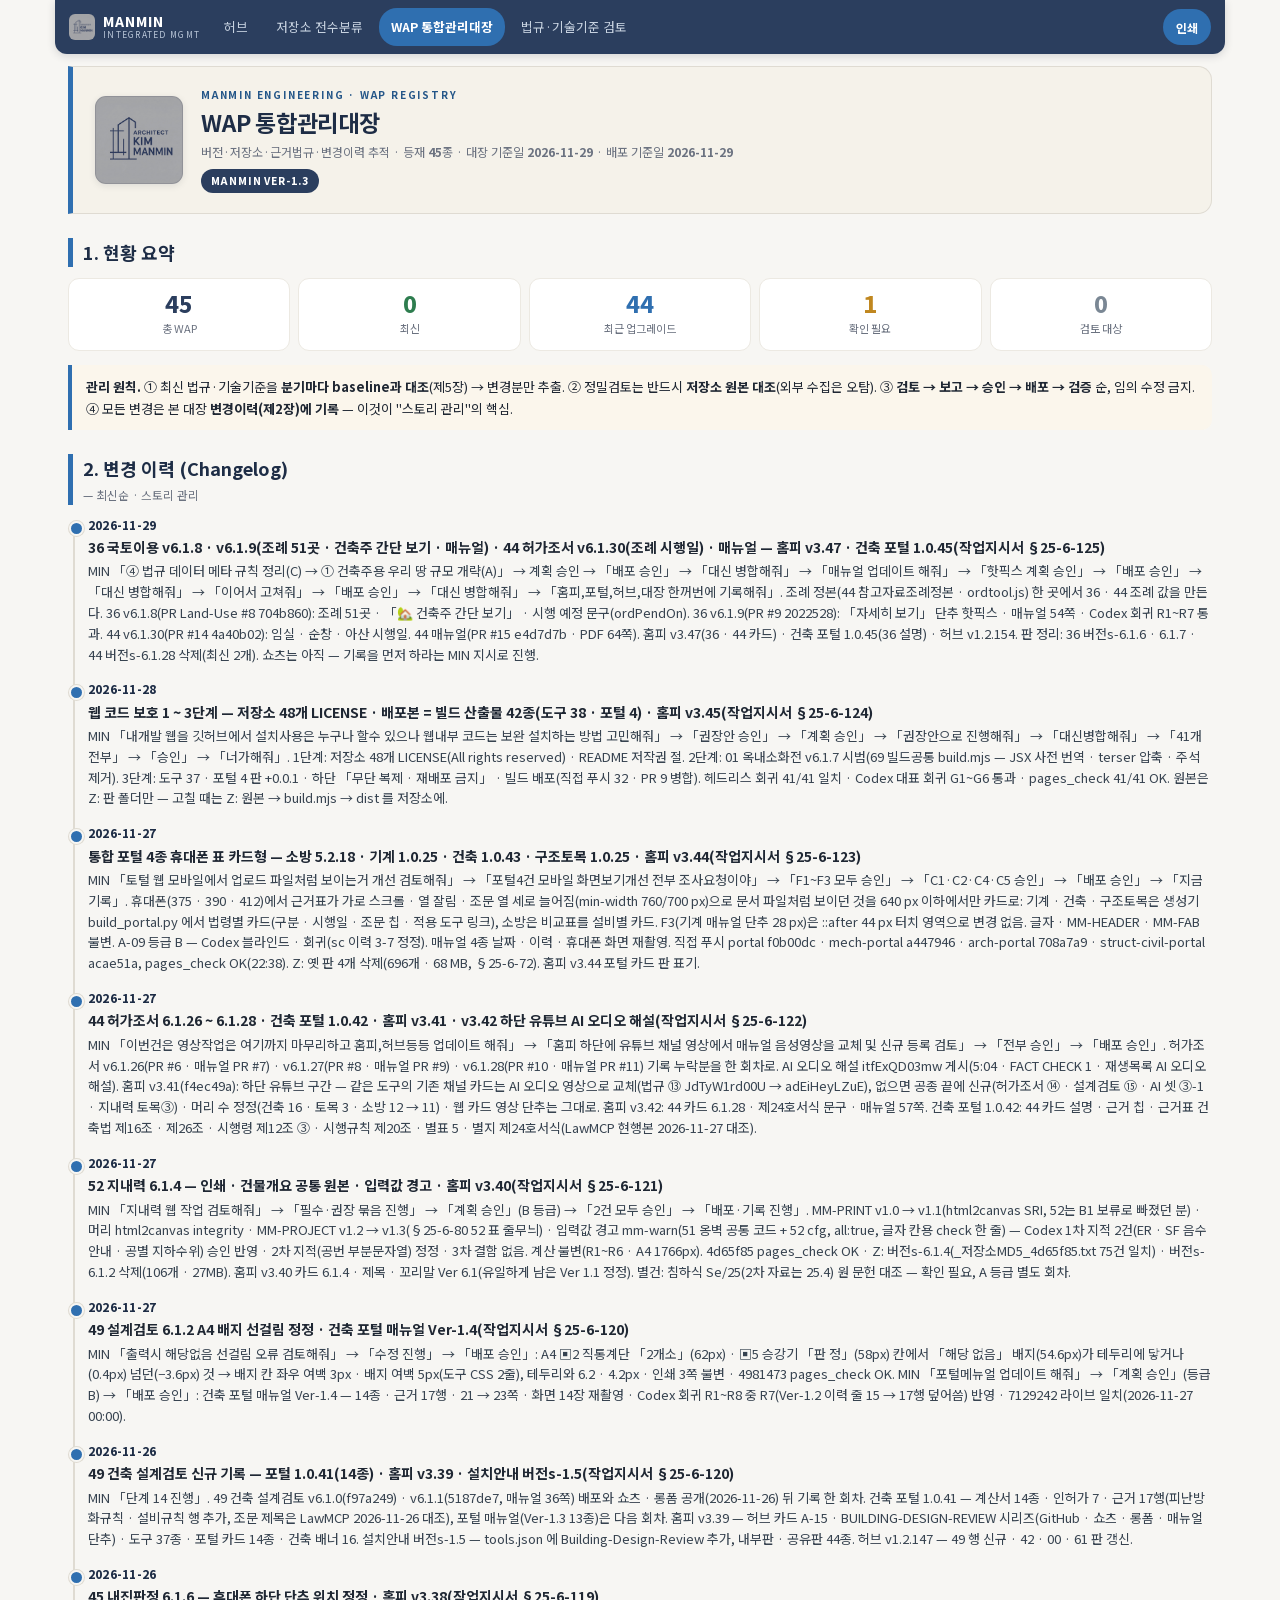
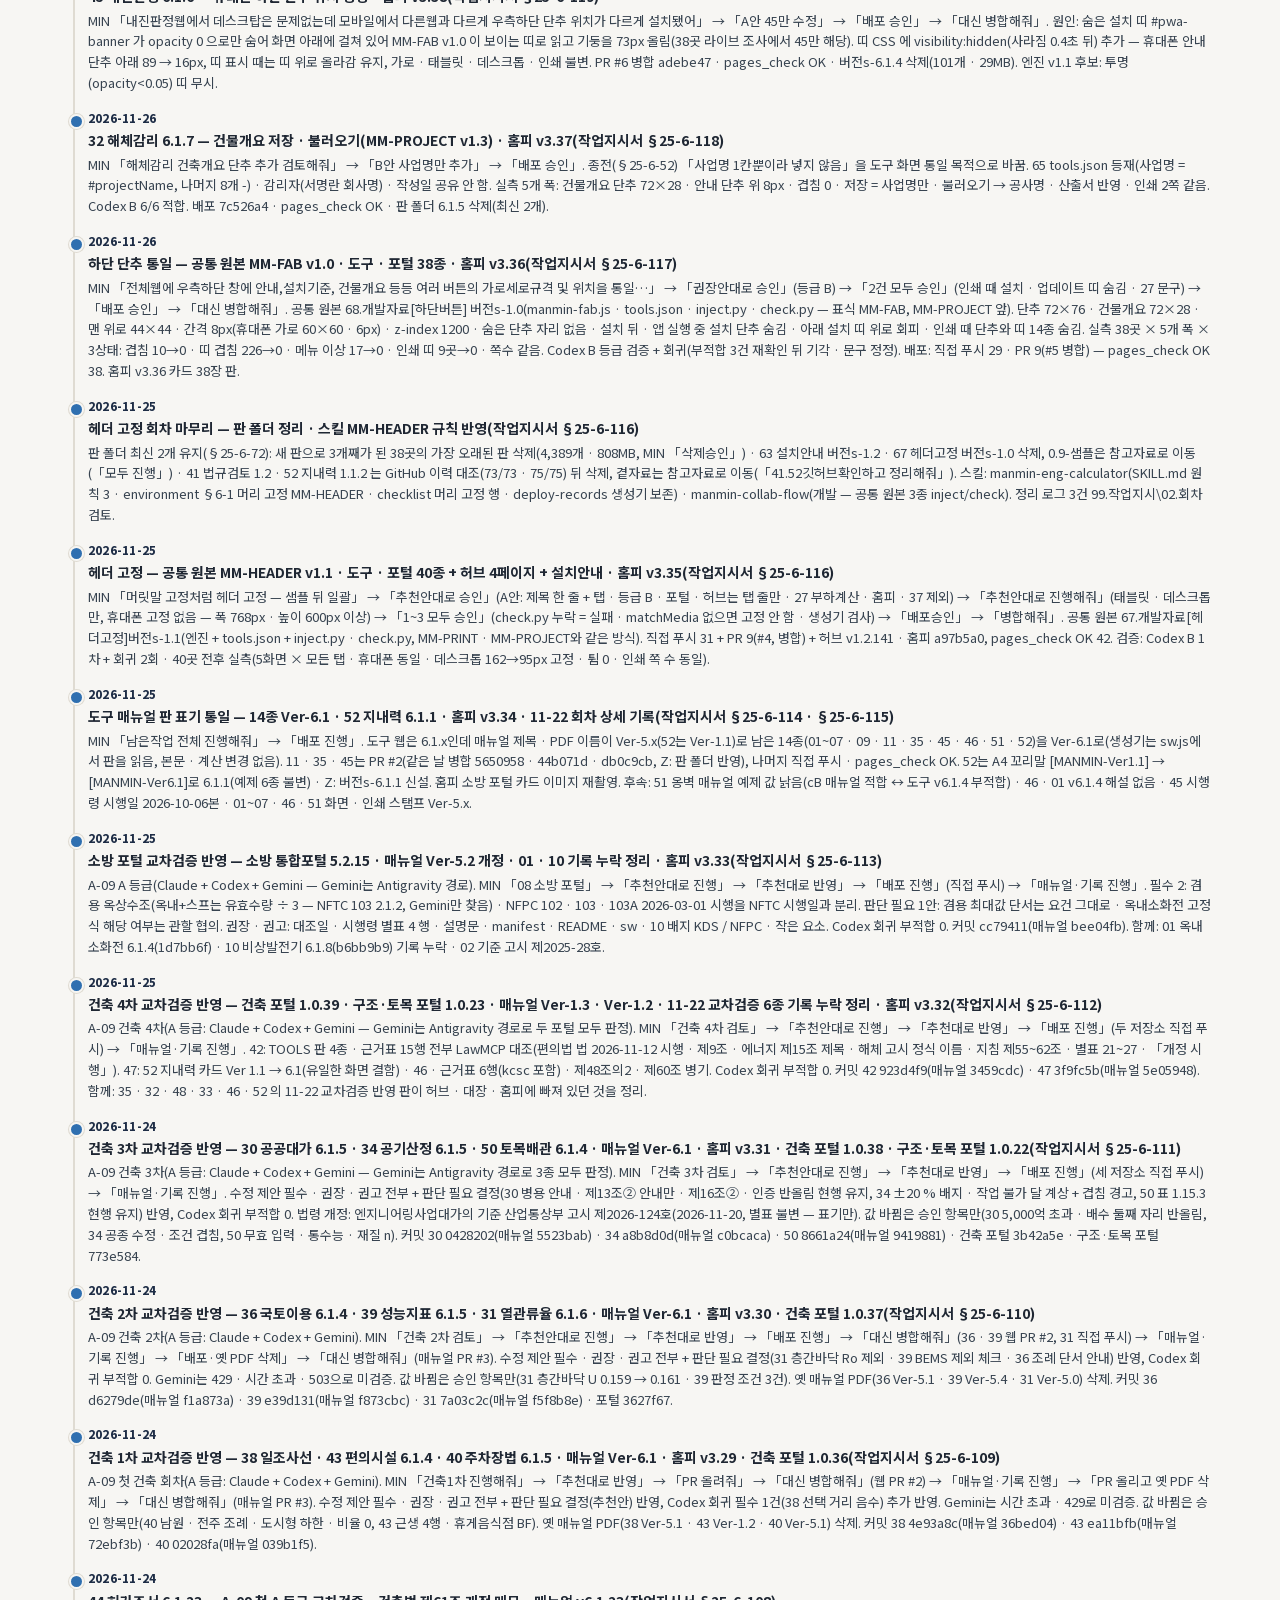
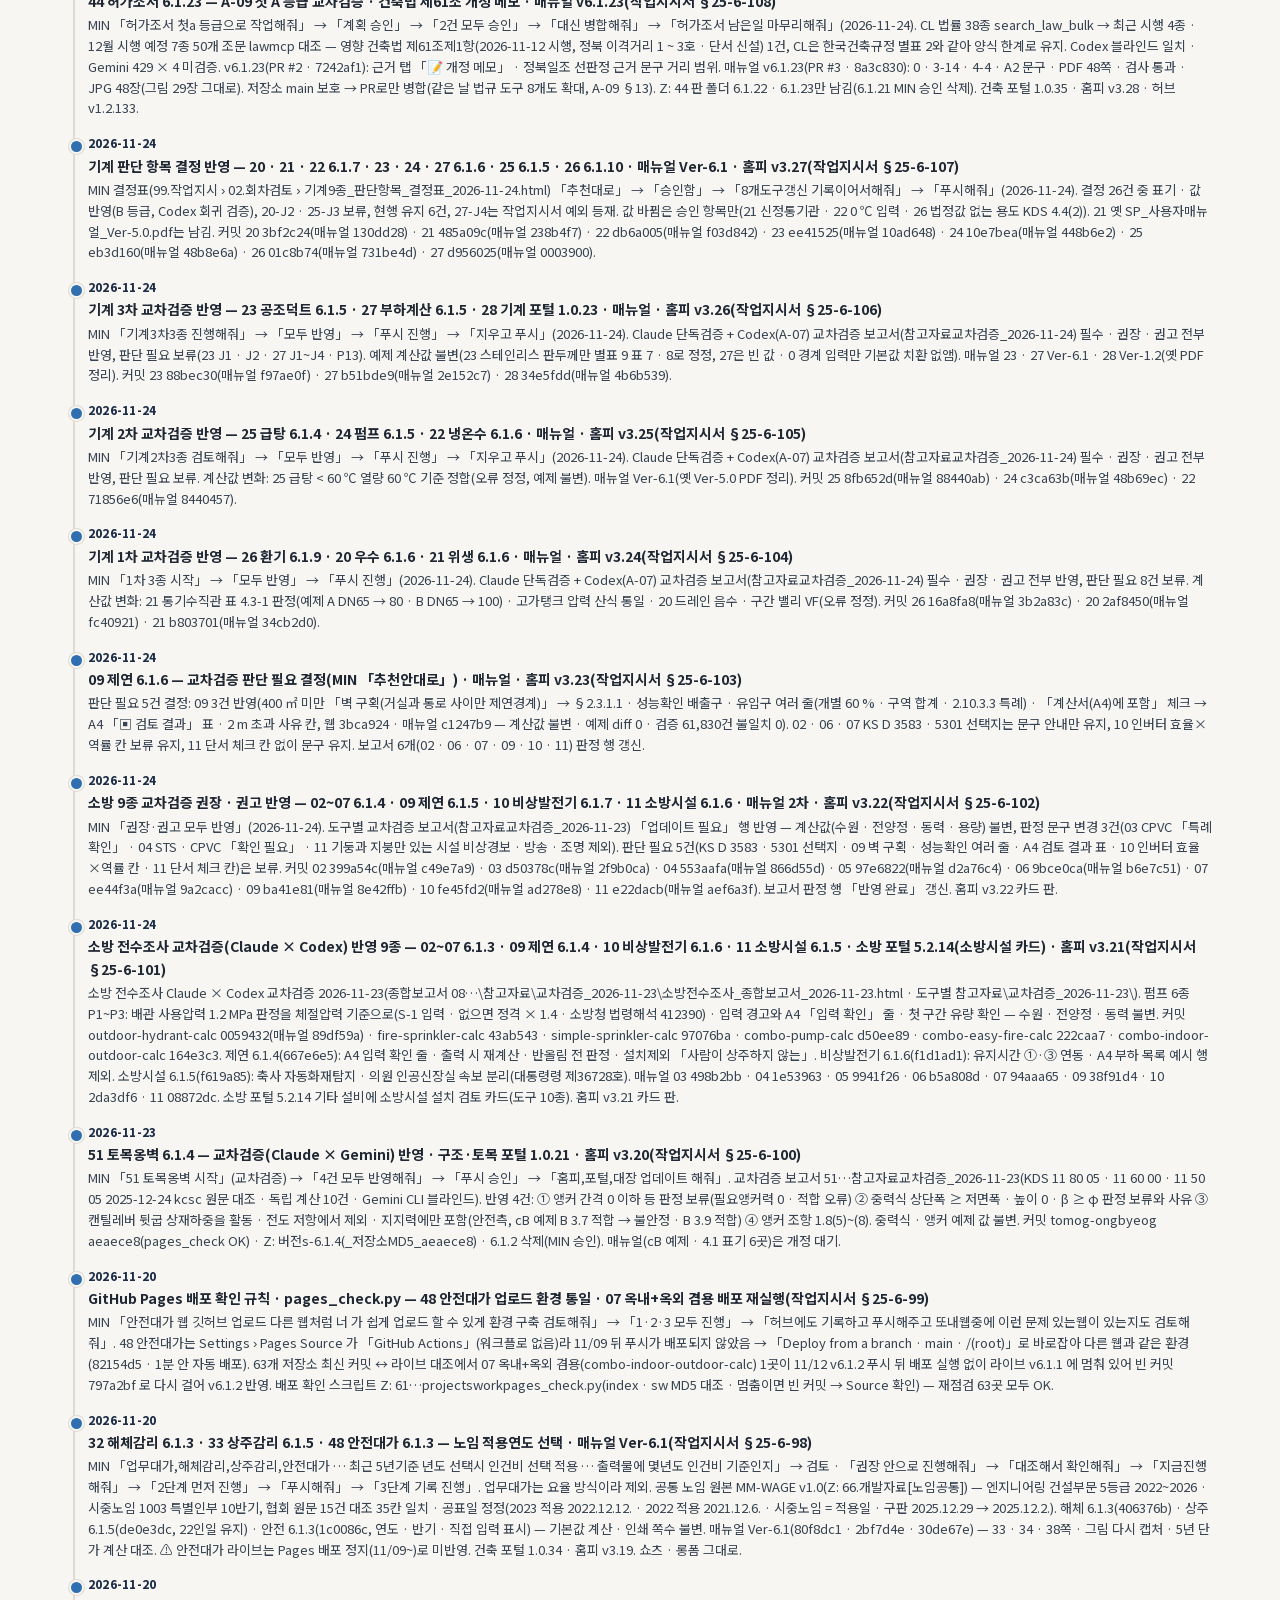
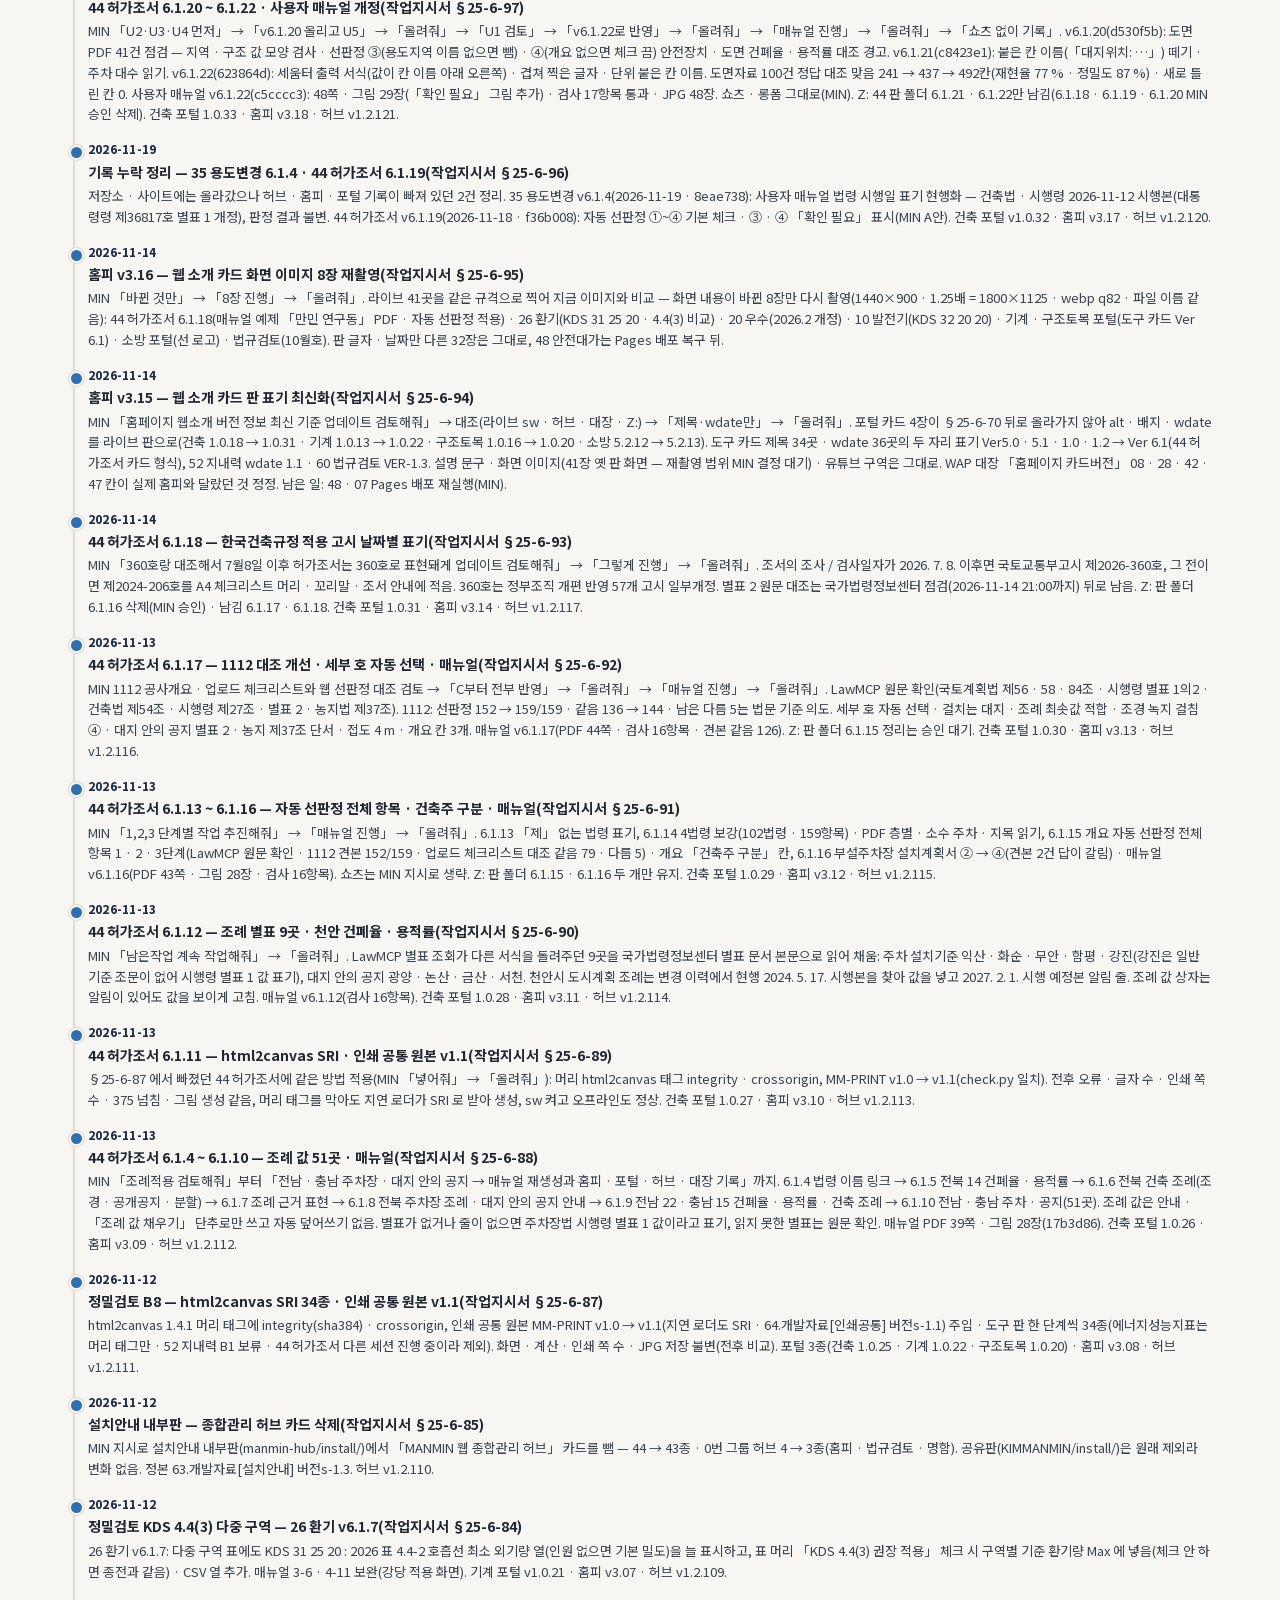
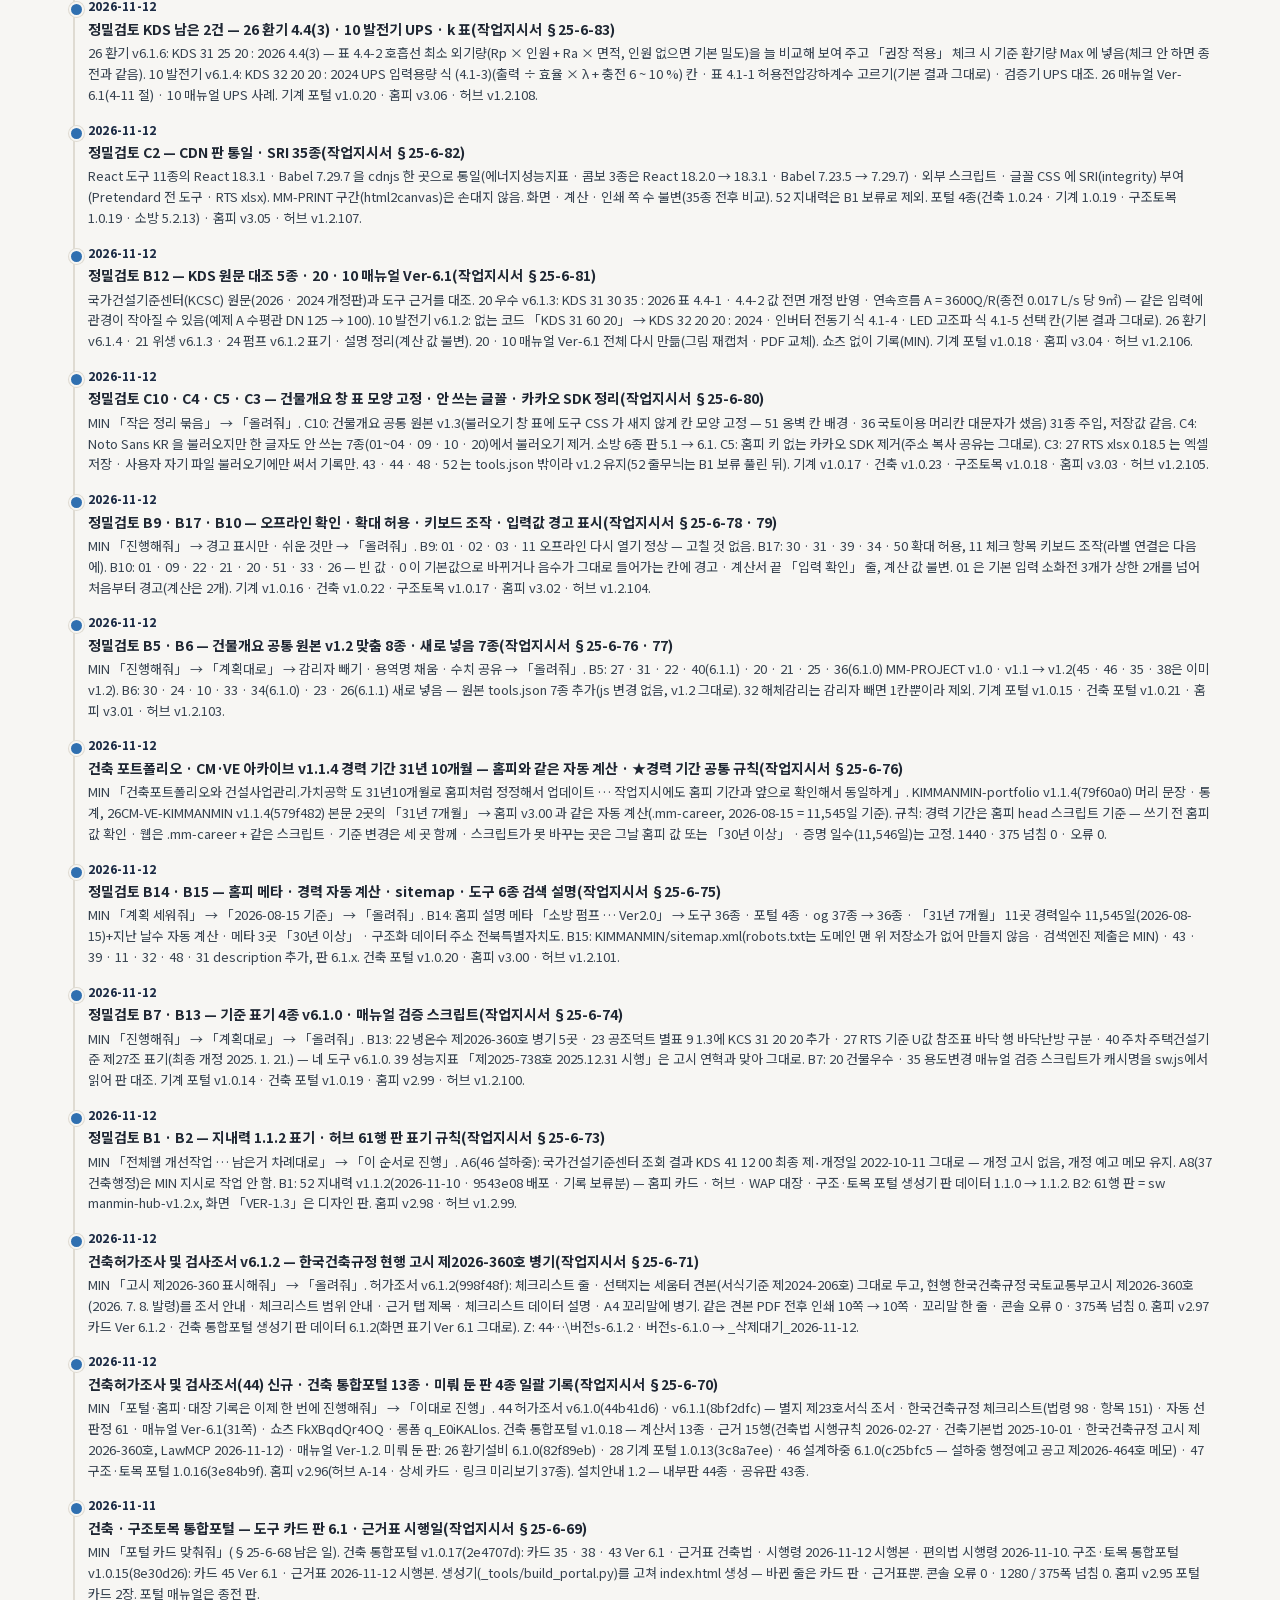
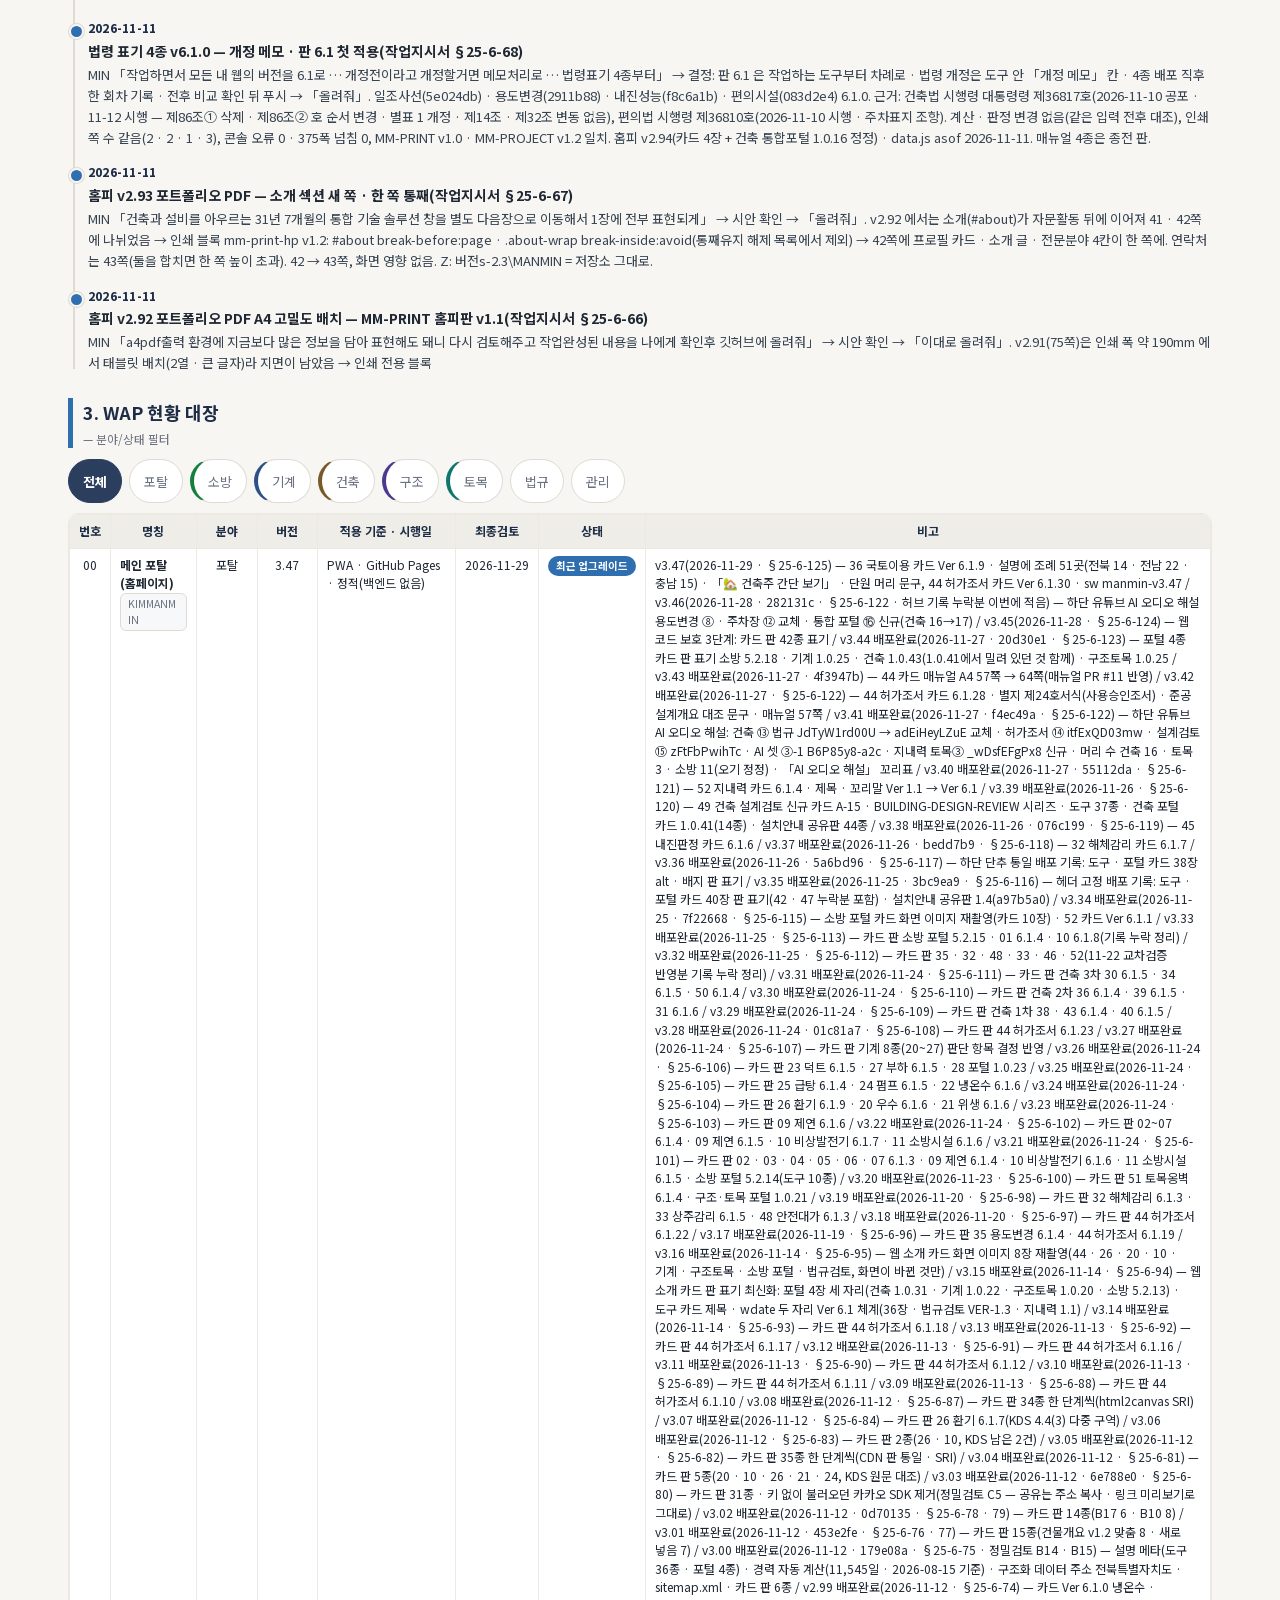
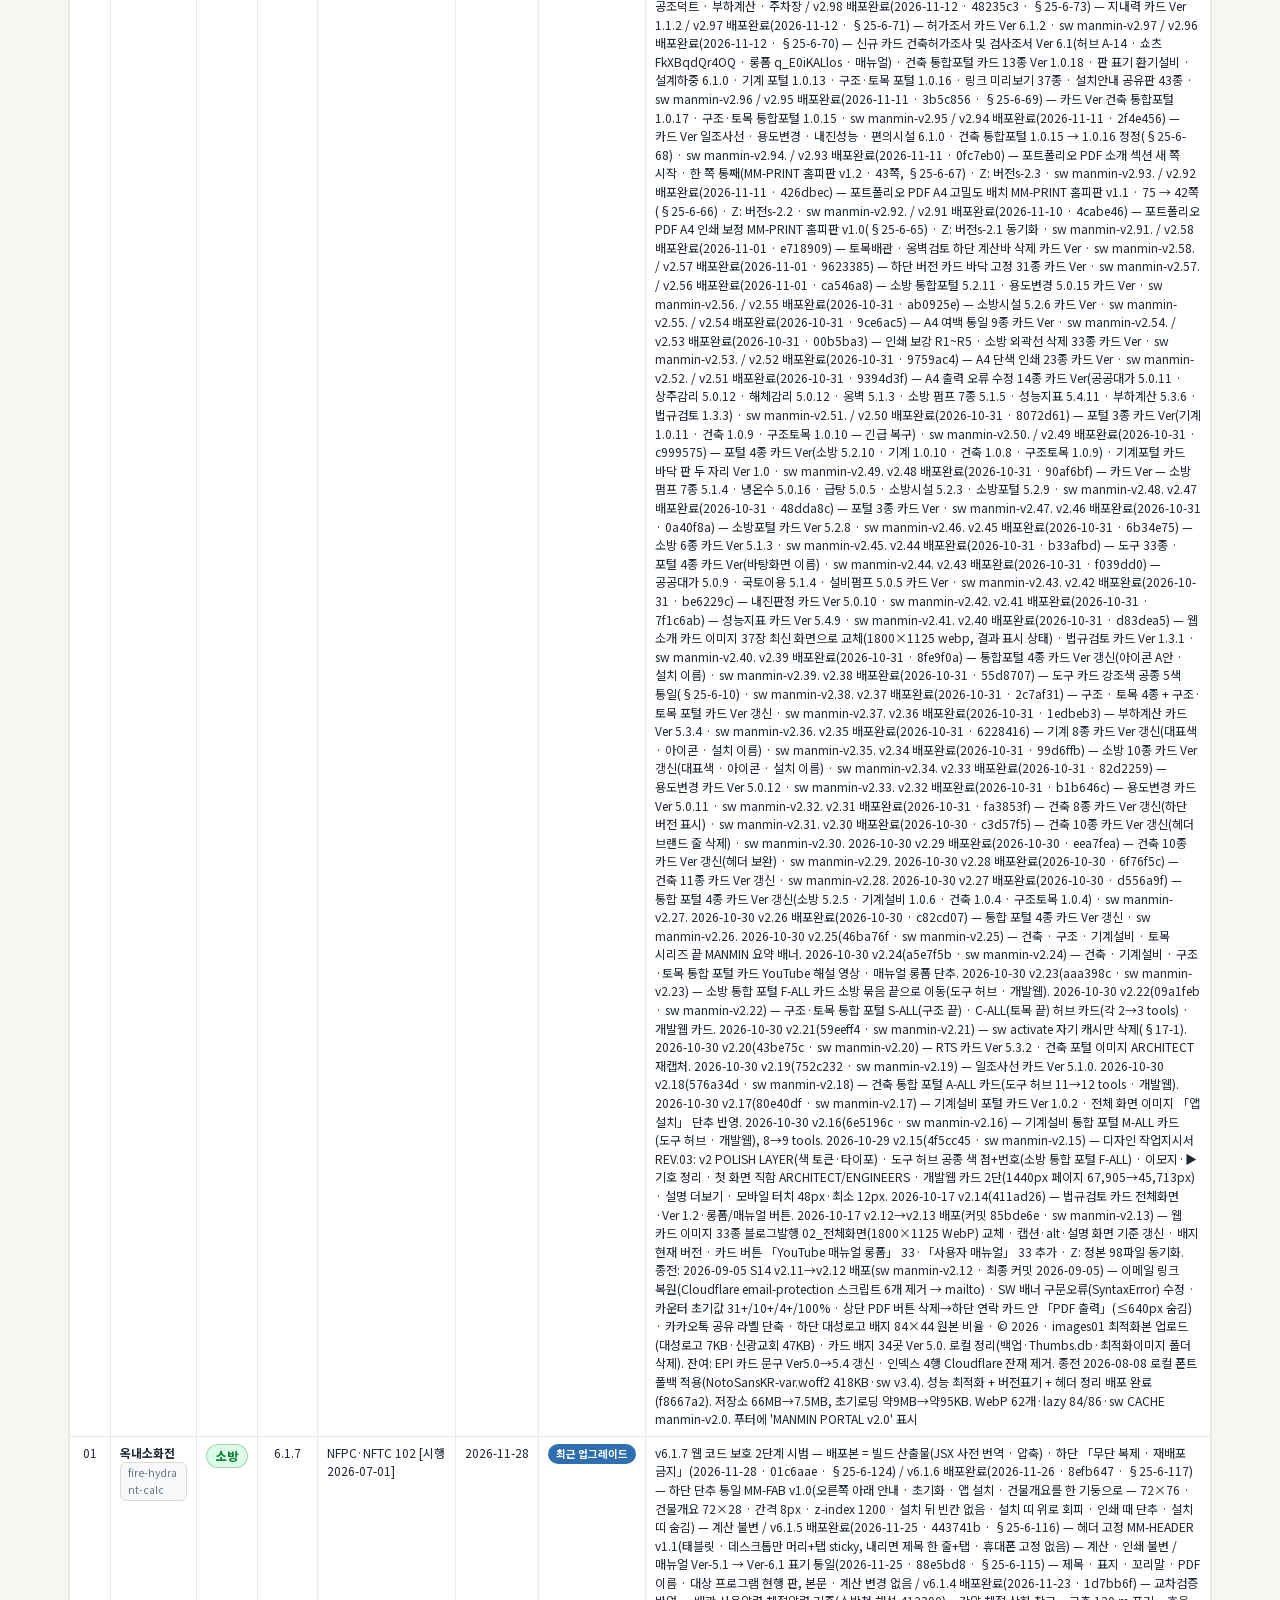
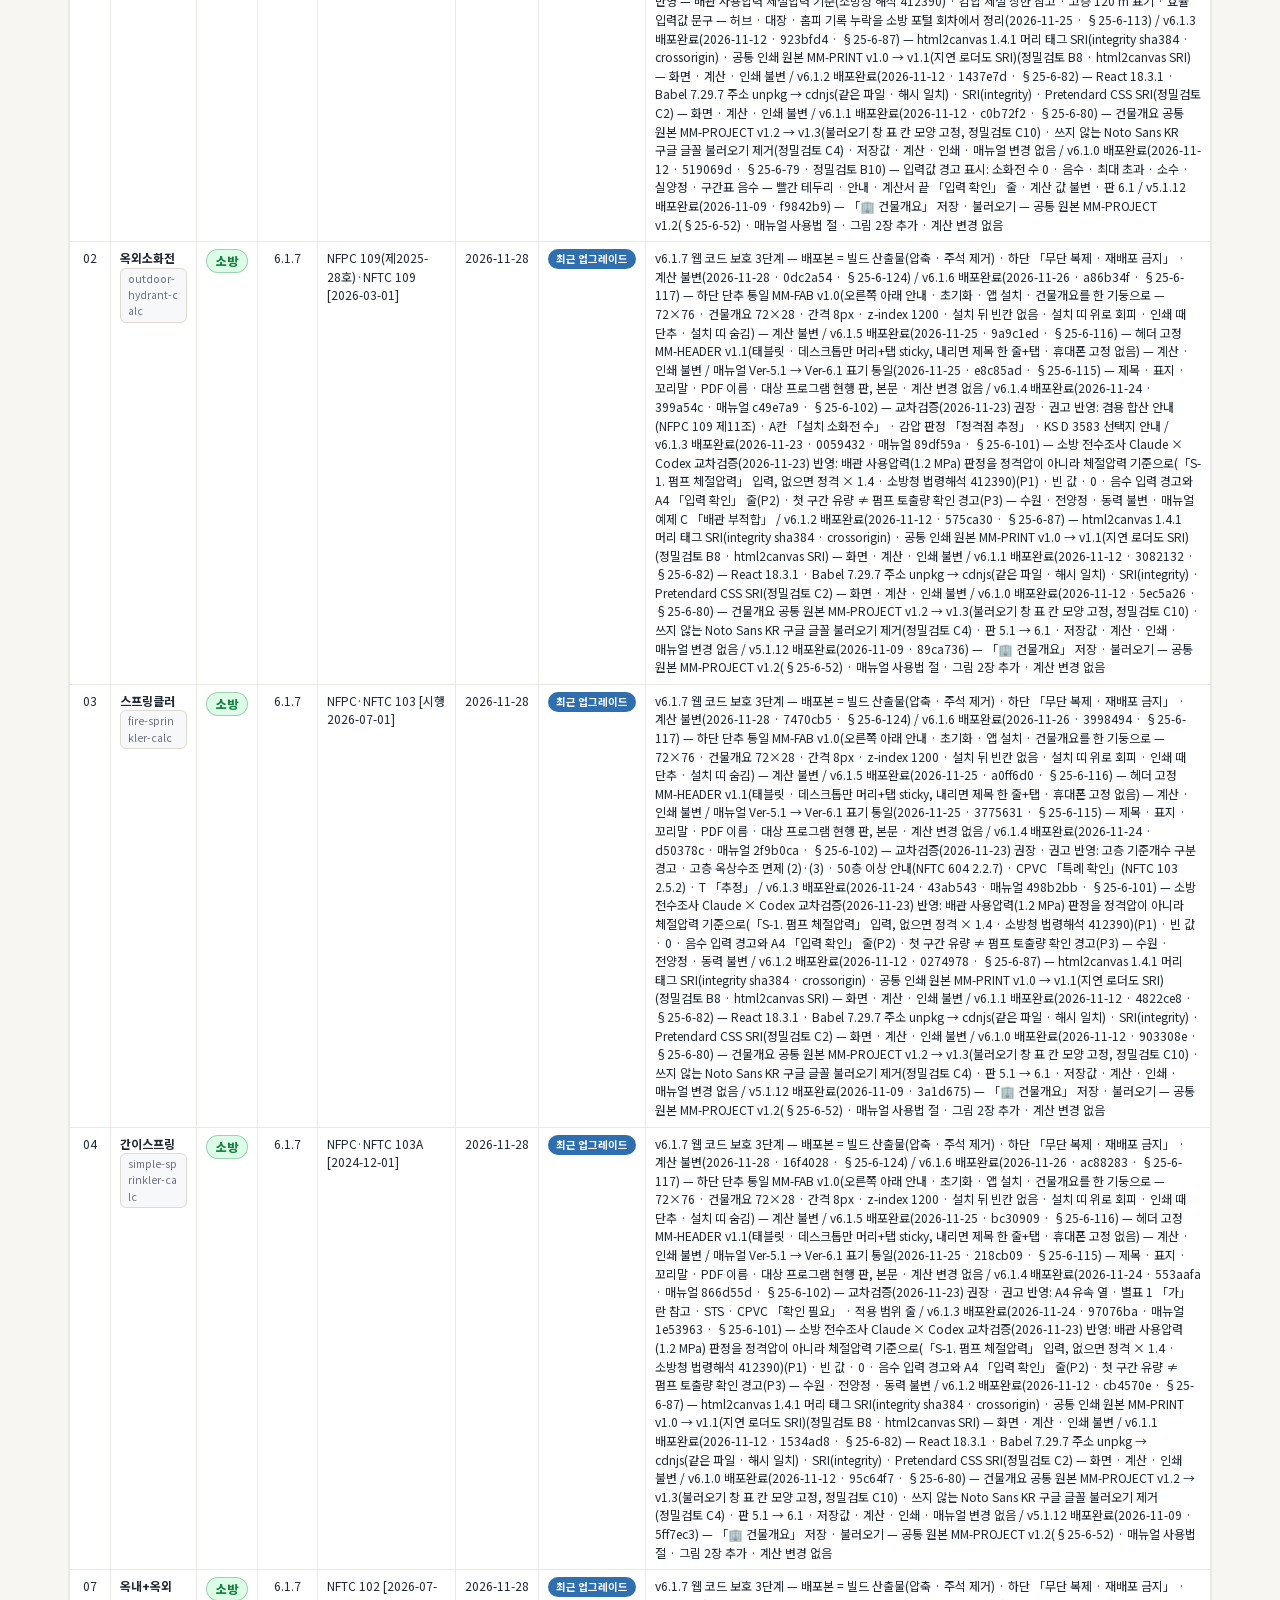
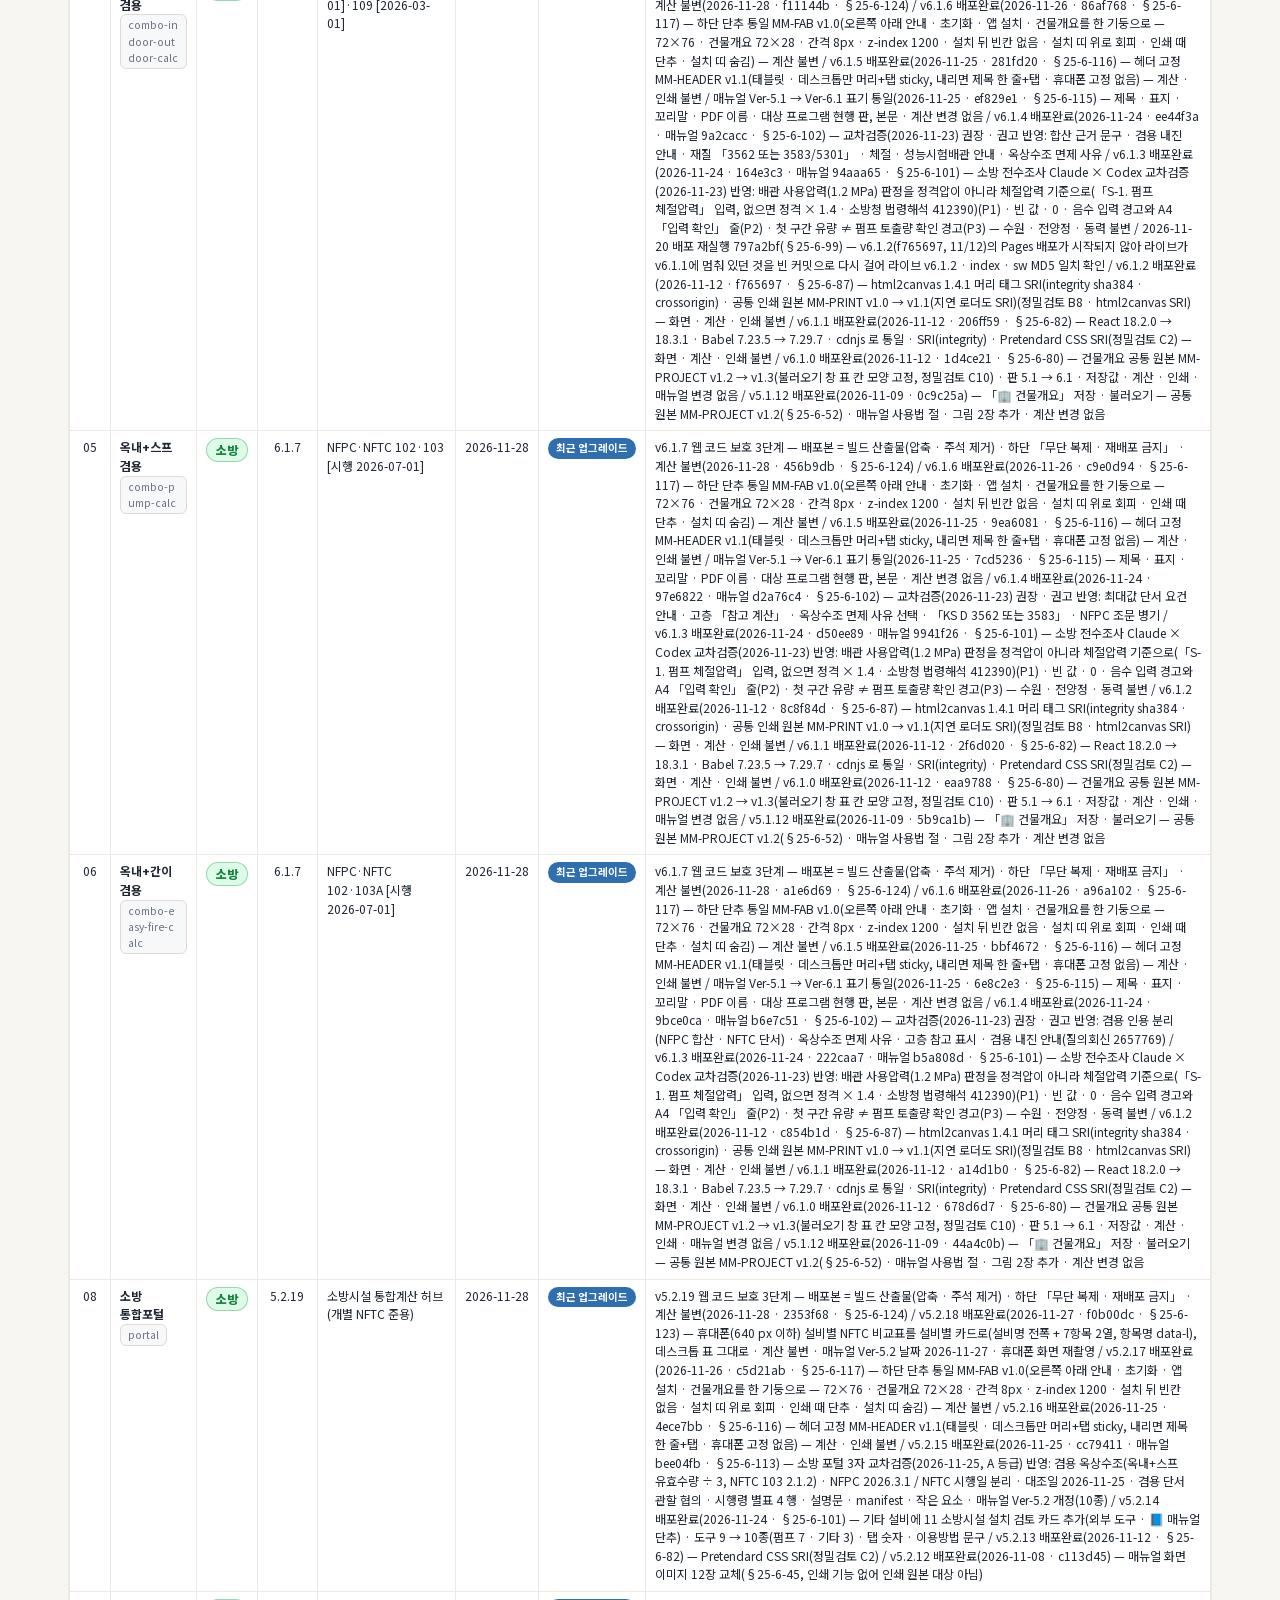
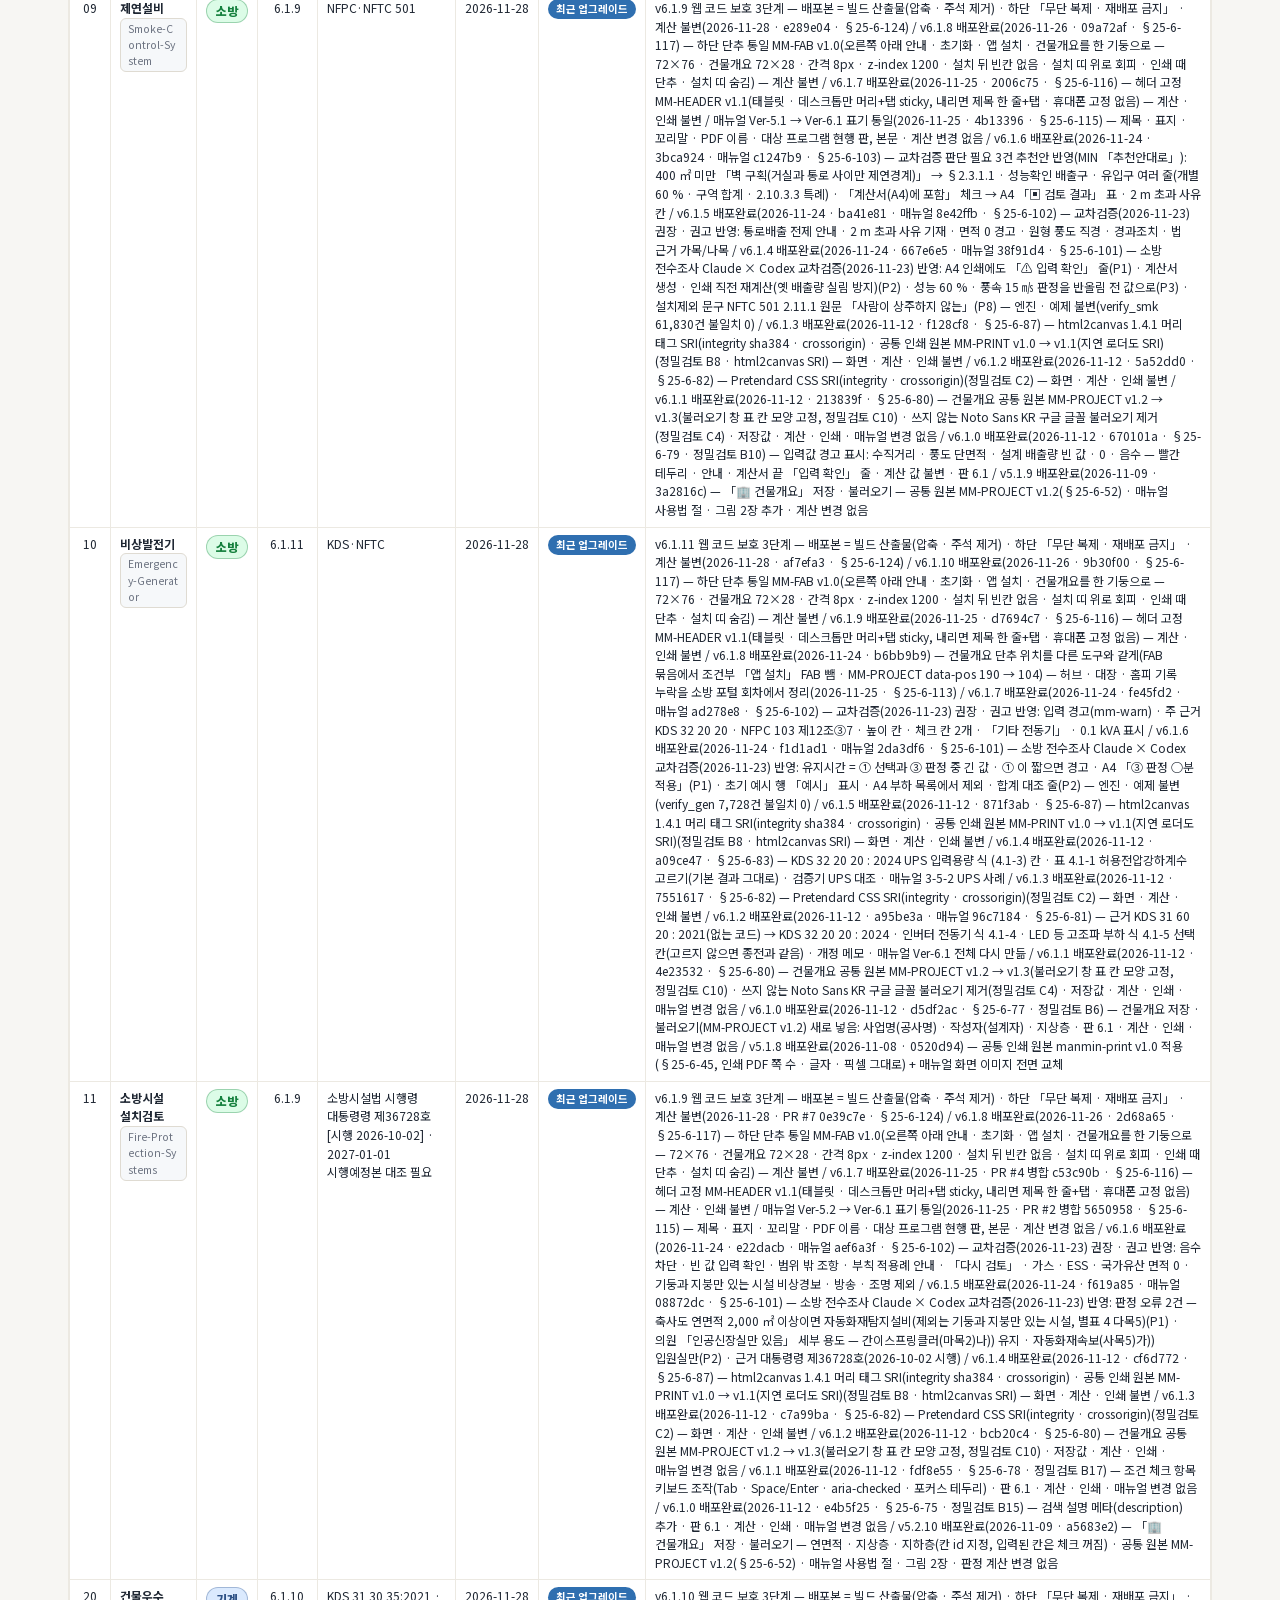
<file: wap-registry.html>
<!DOCTYPE html>
<html lang="ko">
<head>
<meta charset="UTF-8">
<meta name="viewport" content="width=device-width,initial-scale=1,viewport-fit=cover">
<meta name="theme-color" content="#2B3E5E">
<meta name="description" content="MANMIN 엔지니어링 WAP 36종 통합관리대장">
<meta name="format-detection" content="telephone=no">
<title>WAP 통합관리대장 · MANMIN</title>
<link rel="icon" href="assets/favicon.png">
<link rel="apple-touch-icon" href="assets/apple-touch-icon.png">
<link rel="manifest" href="manifest.json">
<meta name="mobile-web-app-capable" content="yes">
<meta name="apple-mobile-web-app-capable" content="yes">
<meta name="apple-mobile-web-app-status-bar-style" content="black-translucent">
<meta name="apple-mobile-web-app-title" content="MANMIN 허브">
<meta name="application-name" content="MANMIN 허브">

<link rel="stylesheet" href="assets/manmin.css">
<style>:root{--accent:#2F6FB0;--accent-d:#245688;}
.disc-b{display:inline-block;padding:2px 9px;border-radius:999px;border:1px solid;font-weight:800;font-size:12px;line-height:1.5;white-space:nowrap}
#filters button[data-c]{border-left:4px solid var(--dc)}
</style>
<script src="assets/data.js"></script>
<script src="assets/manmin.js" defer></script>
</head>
<body data-mm="reg">
<div class="wrap">
<div class="mm-nav no-print">
 <a class="mm-brand" href="index.html">
   <img src="assets/manmin-logo.jpg" alt="MANMIN">
   <b>MANMIN<span>INTEGRATED MGMT</span></b>
 </a>
 <nav class="mm-links"><a href="index.html" data-k="hub">허브</a><a href="repo-audit.html" data-k="repo">저장소 전수분류</a><a href="wap-registry.html" data-k="reg">WAP 통합관리대장</a><a href="law-review.html" data-k="law">법규·기술기준 검토</a></nav>
 <div class="mm-actions">
  <button type="button" class="mm-install" id="mm-install" hidden>＋ 설치</button>
  <button type="button" class="mm-print" onclick="window.print()">인쇄</button>
 </div>
</div>

<header class="mm-head">
 <div class="mm-logo"><img src="assets/manmin-logo.jpg" alt="ARCHITECT KIM MANMIN"></div>
 <div class="txt">
  <p class="mm-kicker">MANMIN ENGINEERING · WAP REGISTRY</p>
  <h1>WAP 통합관리대장</h1>
  <p class="sub">버전·저장소·근거법규·변경이력 추적 · 등재 <b id="wapcount">–</b>종 · 대장 기준일 <b id="asof">–</b> · 배포 기준일 <b data-asof>2026-10-17</b></p>
  <div class="mm-ver">MANMIN VER-1.3</div>
 </div>
</header>

<h2>1. 현황 요약</h2>
  <div class="stats" id="stats"></div>
  <div class="callout" style="margin-top:14px">
    <b>관리 원칙.</b> ① 최신 법규·기술기준을 <b>분기마다 baseline과 대조</b>(제5장) → 변경분만 추출. ② 정밀검토는 반드시 <b>저장소 원본 대조</b>(외부 수집은 오탐). ③ <b>검토 → 보고 → 승인 → 배포 → 검증</b> 순, 임의 수정 금지. ④ 모든 변경은 본 대장 <b>변경이력(제2장)에 기록</b> — 이것이 "스토리 관리"의 핵심.
  </div>

<h2>2. 변경 이력 (Changelog) <span class="hint">— 최신순 · 스토리 관리</span></h2>
  <div class="tl" id="timeline"></div>

<h2>3. WAP 현황 대장 <span class="hint">— 분야/상태 필터</span></h2>
  <div class="chips" id="filters"></div>
  <div class="tw"><table id="waptable"></table></div>
  <p class="src">상태 범례: <span class="tag ok">최신</span> 현행 정합 · <span class="tag upd">최근 업그레이드</span> 이번 회차 반영 · <span class="tag chk">확인 필요</span> 원본 재확인 · <span class="tag rev">검토 대상</span> 배포/원본 미대조</p>

<h2>4. 확인·보류 항목 (Pending)</h2>
  <ul class="tight" id="pending"></ul>

<h2>5. 기준 Baseline <span class="hint">— 분기 대조 기준선</span></h2>
  <div class="tw"><table id="baseline"></table></div>
  <p class="src">인·허가 적용 시 각 고시·기준 원문 부칙 시행일을 국가법령정보센터·국가건설기준센터에서 직접 대조 권장.</p>

<h2>6. 운영 방법 (권고)</h2>
  <ul class="tight">
    <li><b>단일 대장 + 스냅샷</b> — 본 대장이 살아있는 정본(常時 갱신). 각 분기 정밀검토 보고서는 그 시점 스냅샷으로 <code>outputs\reports\</code>에 보관.</li>
    <li><b>데이터 기반 구조</b> — 본 파일은 하단 <code>DATA</code>(JSON)만 갱신하면 표·이력이 자동 렌더링됩니다. 분기마다 <code>changelog</code>에 항목 추가 + <code>waps</code> 상태·버전 갱신 → 재배포.</li>
    <li><b>기준↔WAP 매핑</b> — 기준 개정 시 baseline의 고시번호를 바꾸면, 해당 기준을 쓰는 WAP만 골라 업그레이드(영향 최소화·누락 방지).</li>
    <li><b>커밋 추적성</b> — 각 변경 이력에 GitHub 커밋 해시를 남겨 배포본과 1:1 대응.</li>
    <li><b>형상 체크포인트</b> — 매 회차: React계 CDN 버전 고정 / Cache-First sw.js CACHE_NAME 상향 / 버전표기 <code>[MANMIN-VerX.Y]</code> 통일.</li>
    <li><b>자동화</b> — 분기 스케줄이 baseline 대조 → 변경 있으면 대장·보고서 갱신안 생성 → 승인 후 배포.</li>
  </ul>



<footer>
 <span class="lg"><img src="assets/manmin-logo.jpg" alt="MANMIN"></span>
 ㈜대성건축사사무소 · 건축사 김만민 (#20072) · 국제공인 가치공학 전문가(CVS·VMP)<br>
 전북 익산 · manminkim-eng · MANMIN VER-1.3 · 기준일 <span data-asof>2026-10-17</span><br>정본: WAP_통합관리대장.xlsx
</footer>
</div>
<script>
const DATA = window.MANMIN_DATA;

// 분야 목록은 DATA.waps 에서 자동 도출 — 분야 추가 시 필터가 자동 반영됨
const DISC = ["전체", ...[...new Set(DATA.waps.map(w=>w.disc))]];
// 공종 5색(작업지시서 §25-3 deep · tint) — 분야 배지 · 필터 단추
const DCOL = {'소방':['#15803d','#dcfce7'],'기계':['#2d5186','#dbeafe'],'건축':['#785a28','#f6ecd6'],'구조':['#4c388c','#ede9fe'],'토목':['#0f766e','#ccfbf1']};
const discB = (d)=>DCOL[d]?`<span class="disc-b" style="color:${DCOL[d][0]};background:${DCOL[d][1]};border-color:${DCOL[d][0]}55">${d}</span>`:d;

const ST = {latest:["최신","ok"],updated:["최근 업그레이드","upd"],check:["확인 필요","chk"],review:["검토 대상","rev"]};
const $ = (id)=>document.getElementById(id);
document.querySelectorAll('#asof,#asof2,[data-asof]').forEach(e=>e.textContent=DATA.asof);
$('wapcount').textContent = DATA.waps.length;

// stats
const cnt = (s)=>DATA.waps.filter(w=>w.status===s).length;
$('stats').innerHTML = [
  ['총 WAP',DATA.waps.length,'var(--navy)'],
  ['최신',cnt('latest'),'var(--green)'],
  ['최근 업그레이드',cnt('updated'),'var(--blue)'],
  ['확인 필요',cnt('check'),'var(--amber)'],
  ['검토 대상',cnt('review'),'#7A8794']
].map(([l,n,c])=>`<div class="stat"><div class="n" style="color:${c}">${n}</div><div class="l">${l}</div></div>`).join('');

// timeline
$('timeline').innerHTML = DATA.changelog.map(c=>{
  let t = `<div class="tl-item ${c.big?'big':''}"><div class="tl-date">${c.date}</div><div class="tl-title">${c.title}</div><div class="tl-body">${c.body||''}`;
  if(c.rows){ t += `<div class="tw"><table><thead><tr><th>대상</th><th>기존</th><th>변경</th><th>커밋</th></tr></thead><tbody>`+
    c.rows.map(r=>`<tr><td>${r[0]}</td><td>${r[1]}</td><td>${r[2]}</td><td class="c"><span class="pill">${r[3]}</span></td></tr>`).join('')+`</tbody></table></div>`; }
  return t+`</div></div>`;
}).join('');

// wap table
let curFilter="전체";
$('filters').innerHTML = DISC.map(d=>`<button data-d="${d}"${DCOL[d]?` data-c style="--dc:${DCOL[d][0]}"`:''} class="${d==='전체'?'on':''}">${d}</button>`).join('');
function renderTable(){
  const rows = DATA.waps.filter(w=>curFilter==='전체'||w.disc===curFilter);
  $('waptable').innerHTML = `<thead><tr><th class="c">번호</th><th>명칭</th><th>분야</th><th>버전</th><th>적용 기준 · 시행일</th><th class="c">최종검토</th><th class="c">상태</th><th>비고</th></tr></thead><tbody>`+
    rows.map(w=>`<tr><td class="c">${w.no}</td><td><b>${w.name}</b><br><span class="pill">${w.repo}</span></td><td class="c">${discB(w.disc)}</td><td class="c">${w.ver||'—'}</td><td>${w.std}</td><td class="c">${w.review}</td><td class="c"><span class="tag ${ST[w.status][1]}">${ST[w.status][0]}</span></td><td>${w.note||''}</td></tr>`).join('')+`</tbody>`;
}
$('filters').addEventListener('click',e=>{ if(e.target.tagName==='BUTTON'){ curFilter=e.target.dataset.d; document.querySelectorAll('#filters button').forEach(b=>b.classList.toggle('on',b===e.target)); renderTable(); }});
renderTable();

// pending
$('pending').innerHTML = DATA.pending.map(p=>`<li>${p}</li>`).join('');
// baseline
$('baseline').innerHTML = `<thead><tr><th>분야</th><th>기준</th><th class="c">현행 고시</th><th class="c">시행일</th><th>비고</th></tr></thead><tbody>`+
  DATA.baseline.map(r=>`<tr><td>${r[0]}</td><td>${r[1]}</td><td class="c">${r[2]}</td><td class="c">${r[3]}</td><td>${r[4]}</td></tr>`).join('')+`</tbody>`;

// 폰 카드 전환용 라벨 주입 (JS로 그린 표 포함)
if(window.MANMIN_labelTables) window.MANMIN_labelTables();
</script><nav class="mm-tabs no-print"><a href="index.html" data-k="hub"><i>⌂</i>허브</a><a href="repo-audit.html" data-k="repo"><i>▤</i>저장소</a><a href="wap-registry.html" data-k="reg"><i>▦</i>WAP 대장</a><a href="law-review.html" data-k="law"><i>§</i>법규검토</a></nav>
<!-- MM-HEADER:BEGIN v1.1 -->
<style id="mm-header-local">@media (min-width:768px) and (min-height:600px){.mm-hdr.mm-hdr-c{padding-top:8px!important;padding-bottom:8px!important}.mm-hdr-c h1{margin:0!important}}</style>
<script id="mm-header-js" data-shell="header.mm-head" data-hide=".mm-logo,.mm-kicker,.sub,.mm-ver">
/* manmin-header.js v1.1 — MANMIN 공통 헤더 고정 원본 (2026-11-25, MIN 「추천안대로 진행해줘」 — 데스크톱 · 태블릿만 고정, 휴대폰은 고정 없이)
   v1.1 보강 — matchMedia 없는 브라우저는 고정하지 않음 · check.py 주입 누락 = 실패(Codex 지적, MIN 「1~3 모두 승인」)
   v1.0 (2026-11-25, MIN 「추천안대로 승인」) — 처음 판(모든 화면 고정)
   직접 고치지 말 것: 도구에는 inject.py 로만 넣고 check.py 로 확인한다(MM-PRINT · MM-PROJECT 와 같은 방식).
   동작
   - 고정 화면 조건(MQ, 아래 기본값: 폭 768px 이상 + 높이 600px 이상 = 태블릿 · 데스크톱)에서만 작동한다.
     휴대폰(세로 · 가로 모두)은 조건 밖 → 머리가 지금처럼 스크롤과 함께 올라가고, 도구별 css 도 적용되지 않는다(화면이 원래와 같음).
     화면을 돌리거나 창 크기가 바뀌어 조건이 바뀌면 그 자리에서 고정/해제가 바뀐다.
   - data-shell 로 찾은 머리 덩어리(머리 + 탭)를 position:sticky; top:0 으로 붙인다.
   - 내려서 머리 높이 차(Δ = 전체 − 접힘)만큼 지나면 .mm-hdr-c 를 붙여 data-hide 요소를 숨긴다(접힘).
     접힐 때 줄어든 Δ 만큼 margin-bottom 을 주어 문서 높이를 그대로 둔다 → 내용이 튀지 않고, 스크롤 고정(앵커링) 때문에 접힘/펼침이 되풀이되지 않는다.
   - 지금 보이는 머리 높이를 --mm-hdr-h 로 내보낸다(조건 밖이면 0) → html scroll-padding-top(앵커 · scrollIntoView 가림 방지)와 도구의 다른 sticky 패널이 쓴다.
   - 인쇄 · JPG 출력에는 영향 없음(@media print 에서 static, 머리는 원래 no-print).
   설정(script 태그 속성 · tools.json): data-shell(필수, CSS 선택자) · data-hide(접힐 때 숨길 요소, 없으면 접지 않고 붙이기만) · data-mq(고정 화면 조건, 없으면 MQ 기본값)
   도구별 접힘 여백 등은 tools.json "css" → 같은 구간 안 <style id="mm-header-local"> 로 들어가며, inject 가 같은 MQ 조건(@media)으로 감싼다. */
(function () {
  var MQ_DEFAULT = '(min-width:768px) and (min-height:600px)';
  var S = document.currentScript;
  var SEL = S.getAttribute('data-shell'), HIDE = S.getAttribute('data-hide') || '', MQ = S.getAttribute('data-mq') || MQ_DEFAULT;
  if (!SEL || !window.matchMedia) return;   /* matchMedia 모르는 옛 브라우저 → 스타일도 넣지 않고 지금처럼(휴대폰과 같게) */
  var st = document.createElement('style');
  st.id = 'mm-header-css';
  st.textContent =
    '@media ' + MQ + '{' +
      '.mm-hdr{position:-webkit-sticky;position:sticky;top:0;z-index:1100}' +
      'html{scroll-padding-top:calc(var(--mm-hdr-h,0px) + 8px)}' +
      (HIDE ? '.mm-hdr.mm-hdr-c :is(' + HIDE + '){display:none!important}' : '') +
    '}' +
    '@media print{.mm-hdr{position:static!important;margin-bottom:0!important}html{scroll-padding-top:0!important}}';
  document.head.appendChild(st);
  var mql = window.matchMedia(MQ);
  function active() { return mql.matches; }
  var el = null, full = 0, comp = 0, on = false, raf = 0, lastW = 0;
  function setVar() {
    document.documentElement.style.setProperty('--mm-hdr-h', active() ? (on ? comp : full) + 'px' : '0px');
  }
  function apply(want) {
    on = want;
    el.classList.toggle('mm-hdr-c', on);
    el.style.marginBottom = on ? (full - comp) + 'px' : '';
    setVar();
  }
  function measure() {
    var was = on;
    el.classList.remove('mm-hdr-c'); el.style.marginBottom = '';
    if (!active()) { on = false; full = comp = 0; setVar(); return; }   /* 휴대폰: 고정 · 접힘 없음 */
    full = el.offsetHeight;
    if (HIDE) { el.classList.add('mm-hdr-c'); comp = el.offsetHeight; el.classList.remove('mm-hdr-c'); } else comp = full;
    on = false; apply(was && full - comp > 4); update();
  }
  function update() {
    raf = 0;
    if (!el || !active()) return;
    var d = full - comp, want = d > 4 && (window.pageYOffset || document.documentElement.scrollTop) > d;
    if (want !== on) apply(want);
  }
  function onScroll() { if (!raf) raf = requestAnimationFrame(update); }
  function onResize() {
    var w = window.innerWidth;
    if (w === lastW) return;          /* 아이폰 주소창 높이 변화(폭 그대로)는 무시 — 높이 조건이 바뀌면 아래 mql 변화로 처리 */
    lastW = w; measure();
  }
  function init() {
    try { el = document.querySelector(SEL); } catch (e) { el = null; return true; }   /* :has() 모르는 옛 브라우저 → 고정 없이 지금처럼 */
    if (!el) return false;
    el.classList.add('mm-hdr');
    lastW = window.innerWidth; measure();
    window.addEventListener('scroll', onScroll, { passive: true });
    window.addEventListener('resize', onResize);
    if (mql.addEventListener) mql.addEventListener('change', measure); else if (mql.addListener) mql.addListener(measure);   /* 화면 돌림 · 창 크기로 조건이 바뀔 때 */
    if (document.fonts && document.fonts.ready) document.fonts.ready.then(measure);   /* 글꼴 늦게 오면 높이 다시 */
    window.addEventListener('load', measure);
    return true;
  }
  if (!init()) {                        /* React 도구: 머리가 늦게 그려지면 나타날 때까지 기다림 */
    var mo = new MutationObserver(function () { if (init()) mo.disconnect(); });
    mo.observe(document.documentElement, { childList: true, subtree: true });
    setTimeout(function () { mo.disconnect(); }, 15000);
  }
  window.mmHeaderRemeasure = function () { if (el) measure(); };
})();
</script>
<!-- MM-HEADER:END -->
</body>
</html>
</file>
<file: assets/manmin.css>
/* ============================================================
   MANMIN 종합관리 디자인 시스템 · VER-1.1 (mobile-first)
   기본 = 휴대폰. min-width 로만 확장한다.
   ㈜대성건축사사무소 · 건축사 김만민
   ============================================================ */

/* ---------- 로컬 폰트 (외부 CDN 무의존 · 오프라인 대응) ----------
   Noto Sans KR 가변 서브셋 421KB (wght 100~900 · KS X 1001 한글+한자 · 공학기호)
   원본: 11.개발자료/73.폰트파일 · SIL Open Font License 1.1
   ※ 관리허브는 Google Fonts를 쓰지 않으므로 로컬을 1순위로 둔다.
      기기별 시스템폰트 편차(Windows 맑은고딕 / macOS Apple SD)를 없애고
      나머지 WAP 9개와 동일한 서체로 통일한다.                          */
@font-face{
  font-family:'Noto Sans KR Local';
  src:url('./fonts/NotoSansKR-var.woff2') format('woff2-variations'),
      url('./fonts/NotoSansKR-var.woff2') format('woff2');
  font-weight:100 900; font-style:normal; font-display:swap;
}

:root{
  --navy:#2B3E5E; --navy-d:#1E2D46; --navy-l:#3E547A;
  --logo-bg:#A1A2A6; --cream:#F5F2EA; --bg:#F7F6F3; --card:#fff;
  --line:#DFDBD2; --line2:#ECE9E2; --ink:#1F2733; --sub:#6B7280;
  --red:#B0453A; --amber:#C0871F; --green:#2E7D4F; --blue:#2F6FB0;
  --accent:#B8863B; --accent-d:#96682A;
  --sat:env(safe-area-inset-top,0px); --sab:env(safe-area-inset-bottom,0px);
  --tab-h:58px;
}
*{box-sizing:border-box;-webkit-tap-highlight-color:rgba(43,62,94,.12);}
html{-webkit-text-size-adjust:100%;}
body{margin:0;background:var(--bg);color:var(--ink);line-height:1.6;font-size:15px;
  font-family:'Noto Sans KR Local','Noto Sans KR',-apple-system,BlinkMacSystemFont,'Malgun Gothic',sans-serif;
  padding-top:var(--sat);
  padding-bottom:calc(var(--tab-h) + var(--sab) + 12px);   /* 하단 탭바 공간 */
}
.wrap{max-width:1180px;margin:0 auto;padding:0 13px;}

/* ---------- 상단 브랜드 바 (폰) ---------- */
.mm-nav{display:flex;align-items:center;gap:10px;background:var(--navy);
  padding:9px 13px;margin:0 -13px 12px;box-shadow:0 2px 8px rgba(31,39,51,.16);}
.mm-brand{display:flex;align-items:center;gap:8px;color:#fff;text-decoration:none;flex:1;min-width:0;}
.mm-brand img{width:26px;height:26px;border-radius:6px;object-fit:cover;display:block;flex:0 0 auto;}
.mm-brand b{font-size:13.5px;font-weight:800;letter-spacing:.07em;line-height:1.15;}
.mm-brand span{display:block;font-size:8.5px;font-weight:400;color:#B9C6D8;letter-spacing:.15em;}
.mm-links{display:none;}                       /* 폰에서는 하단 탭바가 대신한다 */
.mm-actions{display:flex;gap:6px;flex:0 0 auto;}
.mm-print,.mm-install{border-radius:18px;min-height:36px;padding:0 13px;font-size:12px;font-weight:700;
  cursor:pointer;white-space:nowrap;font-family:inherit;border:0;}
.mm-print{background:var(--accent);color:#fff;}
.mm-print:hover{background:var(--accent-d);}
.mm-install{background:transparent;color:#fff;border:1.5px solid rgba(255,255,255,.55);}
.mm-install:hover{background:rgba(255,255,255,.14);}
.mm-install[hidden]{display:none;}

/* ---------- 하단 탭바 (폰 전용) ---------- */
.mm-tabs{position:fixed;left:0;right:0;bottom:0;z-index:1000;display:flex;
  background:var(--navy);padding-bottom:var(--sab);box-shadow:0 -2px 12px rgba(31,39,51,.22);}
.mm-tabs a{flex:1;display:flex;flex-direction:column;align-items:center;justify-content:center;gap:3px;
  min-height:var(--tab-h);color:#B9C6D8;text-decoration:none;font-size:10.5px;font-weight:600;
  padding:6px 2px;line-height:1.15;text-align:center;}
.mm-tabs a i{font-style:normal;font-size:17px;line-height:1;}
.mm-tabs a[aria-current="page"]{color:#fff;box-shadow:inset 0 3px 0 var(--accent);}
.mm-tabs a:active{background:rgba(255,255,255,.10);}

/* ---------- 문서 헤더 ---------- */
.mm-head{background:var(--cream);border:1px solid var(--line);border-left:5px solid var(--accent);
  border-radius:0 12px 12px 0;padding:15px;margin:0 0 13px;display:flex;align-items:center;gap:13px;flex-wrap:wrap;}
.mm-logo{flex:0 0 auto;width:64px;height:64px;border-radius:11px;overflow:hidden;background:var(--logo-bg);
  border:1px solid rgba(31,39,51,.12);box-shadow:0 2px 7px rgba(31,39,51,.10);}
.mm-logo img{width:100%;height:100%;object-fit:cover;display:block;}
.mm-head .txt{flex:1;min-width:190px;}
.mm-kicker{font-size:9.5px;letter-spacing:.18em;color:var(--accent-d);margin:0 0 5px;font-weight:700;}
.mm-head h1{font-size:19px;margin:0 0 4px;line-height:1.3;color:var(--navy-d);letter-spacing:-.01em;}
.mm-head .sub{font-size:12px;color:var(--sub);margin:0;}
.mm-ver{display:inline-block;margin-top:8px;font-size:10px;font-weight:800;letter-spacing:.09em;
  background:var(--navy);color:#fff;padding:4px 10px;border-radius:20px;}

/* ---------- 본문 ---------- */
h2{font-size:17px;color:var(--navy-d);border-left:5px solid var(--accent);padding-left:10px;
  margin:24px 0 11px;scroll-margin-top:12px;}
h3{font-size:14.5px;color:var(--navy-l);margin:18px 0 8px;}
p{margin:9px 0;} p.sm{font-size:12.5px;color:var(--sub);}
section.meta{background:var(--card);border:1px solid var(--line2);border-radius:12px;padding:4px 14px;margin-bottom:13px;}
section.meta table,section.meta tr,section.meta th,section.meta td{display:revert;}
/* 카드 스타일(배경·테두리·모서리·좌측선)까지 되돌린다 — 카드 안 카드 방지 */
section.meta tr{background:none;border:0;border-radius:0;margin:0;padding:0;box-shadow:none;}
section.meta table{width:100%;border-collapse:collapse;font-size:12.5px;}
section.meta th{text-align:left;color:var(--sub);font-weight:600;padding:7px 0;white-space:nowrap;
  vertical-align:top;border:0;background:none;width:78px;}
section.meta td{padding:7px 0;word-break:break-all;border:0;font-size:12.5px;}
section.meta td::before{display:none;}
section.meta tr+tr th,section.meta tr+tr td{border-top:1px dashed var(--line2);}

/* ---------- 표 → 폰에서는 카드 ---------- */
.tw{margin:10px 0 14px;}
table{width:100%;border-collapse:collapse;font-size:12.5px;}
thead{position:absolute;width:1px;height:1px;overflow:hidden;clip:rect(0 0 0 0);white-space:nowrap;}
table,tbody,tr,td{display:block;}
tr{background:var(--card);border:1px solid var(--line2);border-left:3px solid var(--line);
  border-radius:11px;margin-bottom:9px;padding:4px 12px;}
/* 라벨은 값 위에 캡션으로 — 값이 카드 폭 전부를 쓴다(우측 여백 제거) */
td{display:block;border:0;border-bottom:1px dashed var(--line2);padding:7px 0;
  font-size:13.5px;line-height:1.55;
  overflow-wrap:anywhere;word-break:keep-all;}   /* 한글은 어절 유지, 긴 URL만 강제분할 */
td:last-child{border-bottom:0;}
td::before{content:attr(data-label);display:block;margin-bottom:1px;
  color:var(--sub);font-size:10.5px;font-weight:700;letter-spacing:.03em;
  line-height:1.35;word-break:keep-all;}
/* 라벨이 없으면(구버전 HTML·JS 미실행) 캡션 자리를 아예 만들지 않는다 */
td[data-label=""]::before,td:not([data-label])::before{display:none;}
td.alt{background:none;} td.warn{background:#FBEAD2;border-radius:6px;padding:7px 8px;}
td.bad{background:#F6DAD5;border-radius:6px;padding:7px 8px;}
td.ok{background:#E4F1E9;border-radius:6px;padding:7px 8px;}
td.hd{font-weight:700;}
td.c{text-align:left;white-space:normal;}   /* 폰 카드모드에서는 중앙정렬 해제 */

.toc{background:var(--card);border:1px solid var(--line2);border-radius:12px;padding:12px 16px;margin-bottom:14px;}
.toc b{font-size:11px;color:var(--sub);letter-spacing:.06em;}
.toc ol{margin:6px 0 0;padding-left:19px;font-size:13px;}
.toc a{color:var(--navy-l);text-decoration:none;}

.grid{display:grid;gap:10px;grid-template-columns:1fr;}
.card{display:block;background:var(--card);border:1px solid var(--line2);border-left:4px solid var(--accent);
  border-radius:12px;padding:14px 15px;text-decoration:none;color:inherit;}
.card .t{font-size:15.5px;font-weight:700;color:var(--navy-d);margin:0 0 4px;}
.card .d{font-size:12.5px;color:var(--sub);margin:0 0 8px;}
.card .m{font-size:11.5px;color:var(--sub);border-top:1px dashed var(--line2);padding-top:8px;margin:0;}
.card .m b{color:var(--ink);}
.tag{display:inline-block;font-size:10.5px;font-weight:700;padding:2px 8px;border-radius:20px;color:#fff;margin-left:5px;}
.tag.new{background:var(--green);} .tag.upd{background:var(--blue);} .tag.chk{background:var(--amber);}
.tag.ok{background:var(--green);} .tag.rev{background:#7A8794;}
.tag.done{background:var(--green);} .tag.hold{background:var(--amber);} .tag.none{background:#7A8794;}
td .tag,td.c .tag{margin-left:0;}

.stats{display:grid;grid-template-columns:repeat(auto-fit,minmax(92px,1fr));gap:8px;margin-bottom:14px;}
.stat{background:var(--card);border:1px solid var(--line2);border-radius:11px;padding:13px 8px;text-align:center;}
.stat .n{font-size:23px;font-weight:800;line-height:1;color:var(--navy-d);}
.stat .l{font-size:11px;color:var(--sub);margin-top:5px;}
.stat.r .n{color:var(--red);} .stat.a .n{color:var(--amber);} .stat.g .n{color:var(--green);}

.chips{display:flex;flex-wrap:wrap;gap:7px;margin:8px 0;}
.chips button,.chip{min-height:44px;display:inline-flex;align-items:center;font-size:13px;padding:0 14px;
  border-radius:24px;border:1px solid var(--line);background:var(--card);color:var(--sub);
  cursor:pointer;white-space:nowrap;font-family:inherit;touch-action:manipulation;}
.chips button.on,.chip.on{background:var(--navy);border-color:var(--navy);color:#fff;font-weight:700;}
.search{width:100%;min-height:48px;padding:12px 14px;font-size:16px;border:1px solid var(--line);
  border-radius:10px;background:var(--card);color:var(--ink);-webkit-appearance:none;appearance:none;}

footer{margin-top:24px;padding-top:14px;border-top:1px solid var(--line2);
  font-size:11.5px;color:var(--sub);text-align:center;line-height:1.85;}
footer .lg{display:block;width:38px;height:38px;margin:0 auto 8px;border-radius:8px;overflow:hidden;background:var(--logo-bg);}
footer .lg img{width:100%;height:100%;object-fit:cover;display:block;}


/* ---------- 공통 컴포넌트 (VER-1.1 승격) ---------- */
h2 .hint{display:block;margin-top:3px;font-size:11.5px;font-weight:400;color:var(--sub);letter-spacing:0;}
.callout{border-left:4px solid var(--accent);background:#FBF6EC;border-radius:0 10px 10px 0;
  padding:11px 14px;margin:10px 0;font-size:13px;line-height:1.65;}
.callout.green{border-left-color:var(--green);background:#E9F3EC;}
.callout.red{border-left-color:var(--red);background:#F8EBE8;}
.callout.blue{border-left-color:var(--blue);background:#E8F0F8;}
p.lead{font-size:14px;line-height:1.7;color:#374350;margin:10px 0 14px;}
.pill{display:inline-block;font-size:10.5px;padding:2px 7px;border-radius:6px;
  border:1px solid var(--line);background:#F6F8FA;color:var(--sub);word-break:break-all;}
.src{font-size:11.5px;color:var(--sub);line-height:1.7;}
ul.tight{margin:6px 0;padding-left:19px;}
ul.tight li{margin:5px 0;font-size:13.5px;line-height:1.6;}
code{background:#EEF2F5;padding:1px 5px;border-radius:4px;font-size:11.5px;word-break:break-all;}

/* 변경이력 타임라인 */
.tl{position:relative;padding-left:20px;margin:10px 0;}
.tl::before{content:'';position:absolute;left:5px;top:5px;bottom:5px;width:2px;background:var(--line);}
.tl-item{position:relative;margin-bottom:15px;}
.tl-item::before{content:'';position:absolute;left:-19px;top:5px;width:11px;height:11px;border-radius:50%;
  background:var(--accent);border:2px solid var(--bg);box-shadow:0 0 0 1px var(--line);}
.tl-item.big::before{background:var(--blue);}
.tl-date{font-size:11.5px;font-weight:800;color:var(--navy-d);letter-spacing:.02em;}
.tl-title{font-size:14px;font-weight:700;margin:2px 0 3px;color:var(--ink);}
.tl-body{font-size:13px;color:#374350;line-height:1.6;}
.tl-body table{margin-top:7px;}

/* ============ 태블릿 이상 : 표를 진짜 표로 ============ */
@media(min-width:700px){
  body{padding-bottom:24px;}
  .mm-tabs{display:none;}
  .mm-nav{position:sticky;top:0;z-index:999;border-radius:0 0 12px 12px;padding:8px 14px;gap:12px;}
  .mm-links{display:flex;gap:4px;flex-wrap:wrap;flex:1;min-width:0;}
  .mm-links a{color:#C7D2E0;text-decoration:none;font-size:12.5px;padding:8px 12px;border-radius:18px;
    white-space:nowrap;min-height:38px;display:inline-flex;align-items:center;}
  .mm-links a:hover{background:rgba(255,255,255,.12);color:#fff;}
  .mm-links a[aria-current="page"]{background:var(--accent);color:#fff;font-weight:700;}
  .mm-brand{flex:0 0 auto;}
  .wrap{padding:0 18px 60px;}
  .mm-head{padding:20px 22px;gap:18px;border-radius:0 14px 14px 0;}
  .mm-logo{width:88px;height:88px;}
  .mm-head h1{font-size:23px;} .mm-kicker{font-size:10px;}
  h2{font-size:18px;scroll-margin-top:72px;}
  section.meta{padding:6px 20px;} section.meta th{width:118px;}
  .stats{grid-template-columns:repeat(auto-fit,minmax(130px,1fr));}
  .toc ol{columns:2;}
  .tw{overflow-x:auto;-webkit-overflow-scrolling:touch;background:var(--card);
    border:1px solid var(--line2);border-radius:10px;}
  table{min-width:560px;}
  table,tbody{display:revert;} tr{display:table-row;background:none;border:0;border-radius:0;margin:0;padding:0;}
  thead{position:static;width:auto;height:auto;overflow:visible;clip:auto;display:table-header-group;}
  th,td{display:table-cell;border:1px solid var(--line2);padding:7px 9px;text-align:left;vertical-align:top;
    font-size:12px;line-height:1.55;overflow-wrap:normal;word-break:keep-all;}
  thead th{background:#EFEDE7;color:var(--navy-d);font-weight:700;font-size:12px;text-align:center;position:sticky;top:0;}
  td::before{content:none;}
  td.alt{background:#FAF9F6;} td.warn{background:#FBEAD2;} td.bad{background:#F6DAD5;}
  td.ok{background:#E4F1E9;} td.hd{background:#EFEDE7;}
  td.warn,td.bad,td.ok{border-radius:0;padding:7px 9px;}
  td.c,th.c{text-align:center;white-space:nowrap;}
  section.meta th,section.meta td{border:0;}
}
@media(min-width:1000px){
  .grid{grid-template-columns:1fr 1fr;}
  table{min-width:0;}
}

@page{size:A4;margin:14mm 12mm;}
@media print{
  body{background:#fff;font-size:9.5pt;padding:0;}
  .mm-nav,.mm-tabs,.no-print{display:none!important;}
  .wrap{max-width:none;padding:0;}
  .mm-head{-webkit-print-color-adjust:exact;print-color-adjust:exact;break-after:avoid;}
  .tw{overflow:visible;border:0;}
  table{min-width:0;display:table;font-size:8.5pt;} tbody{display:table-row-group;}
  tr{display:table-row;background:none;border:0;margin:0;padding:0;break-inside:avoid;}
  thead{position:static;width:auto;height:auto;overflow:visible;clip:auto;display:table-header-group;}
  th,td{display:table-cell;border:1px solid #ECE9E2;padding:5px 6px;font-size:8.5pt;line-height:1.45;}
  td::before{content:none;display:none;}
  section.meta th,section.meta td{border:0;}
  thead th,td.warn,td.bad,td.alt,td.ok,td.hd,.mm-logo,.mm-ver{-webkit-print-color-adjust:exact;print-color-adjust:exact;}
  h2{break-after:avoid;} .card{break-inside:avoid;} .toc{break-after:page;}
}
</file>
